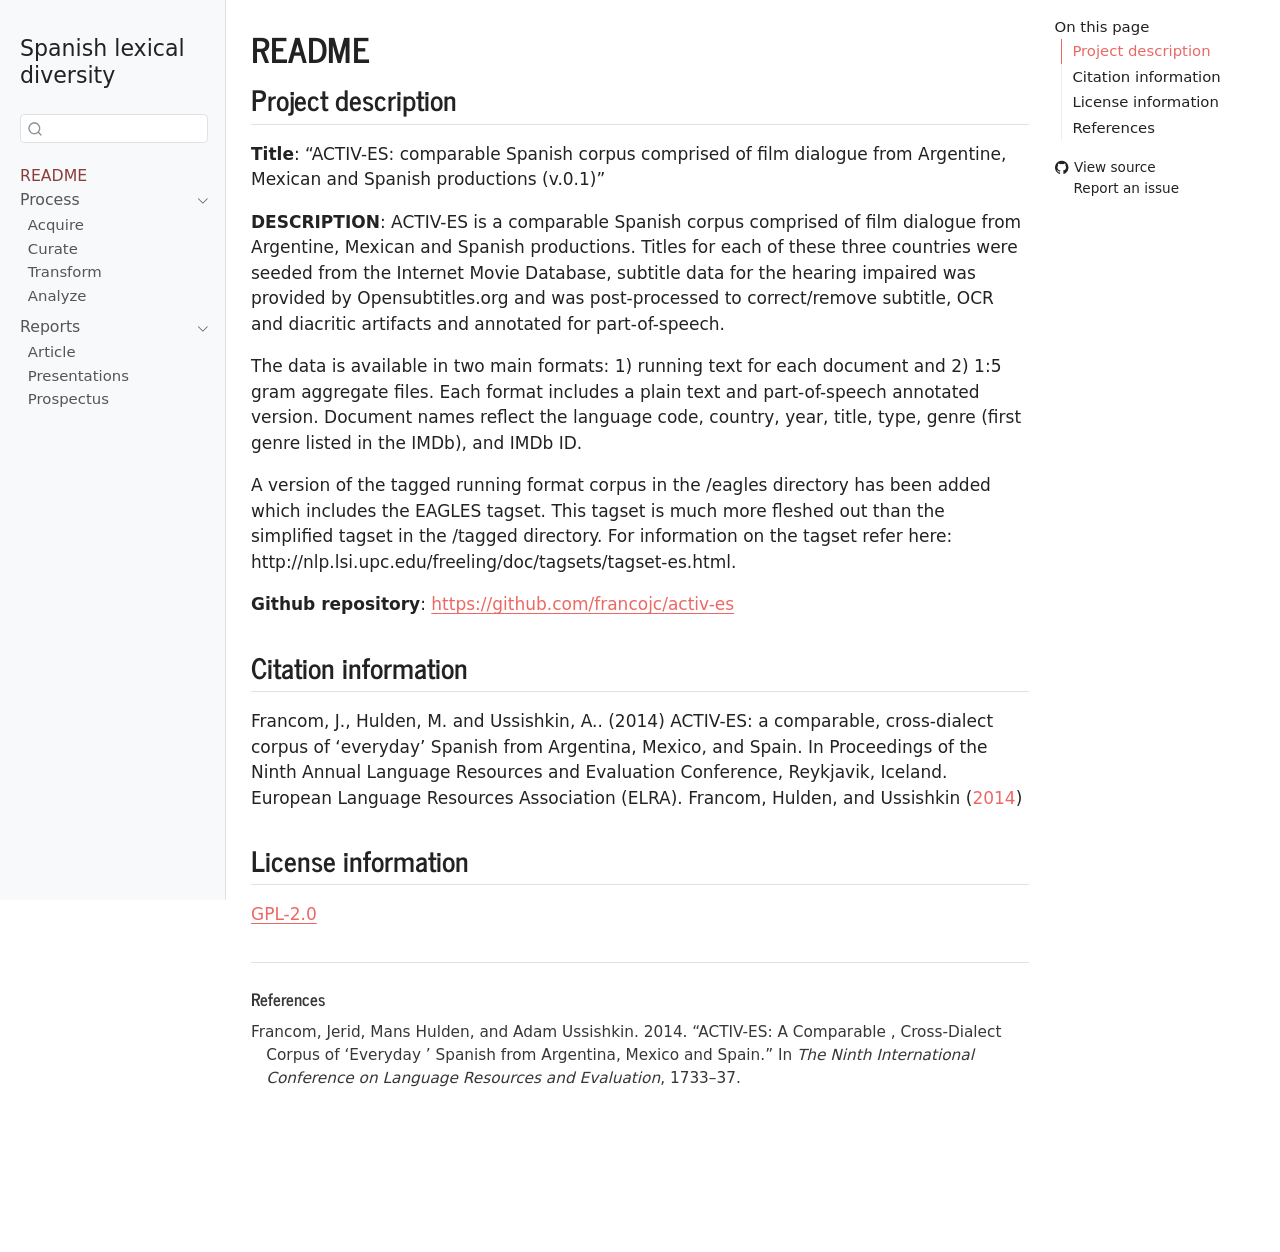
<file: index.html>
<!DOCTYPE html>
<html xmlns="http://www.w3.org/1999/xhtml" lang="en" xml:lang="en"><head>

<meta charset="utf-8">
<meta name="generator" content="quarto-1.4.551">

<meta name="viewport" content="width=device-width, initial-scale=1.0, user-scalable=yes">


<title>Spanish lexical diversity - README</title>
<style>
code{white-space: pre-wrap;}
span.smallcaps{font-variant: small-caps;}
div.columns{display: flex; gap: min(4vw, 1.5em);}
div.column{flex: auto; overflow-x: auto;}
div.hanging-indent{margin-left: 1.5em; text-indent: -1.5em;}
ul.task-list{list-style: none;}
ul.task-list li input[type="checkbox"] {
  width: 0.8em;
  margin: 0 0.8em 0.2em -1em; /* quarto-specific, see https://github.com/quarto-dev/quarto-cli/issues/4556 */ 
  vertical-align: middle;
}
/* CSS for citations */
div.csl-bib-body { }
div.csl-entry {
  clear: both;
  margin-bottom: 0em;
}
.hanging-indent div.csl-entry {
  margin-left:2em;
  text-indent:-2em;
}
div.csl-left-margin {
  min-width:2em;
  float:left;
}
div.csl-right-inline {
  margin-left:2em;
  padding-left:1em;
}
div.csl-indent {
  margin-left: 2em;
}</style>


<script src="site_libs/quarto-nav/quarto-nav.js"></script>
<script src="site_libs/quarto-nav/headroom.min.js"></script>
<script src="site_libs/clipboard/clipboard.min.js"></script>
<script src="site_libs/quarto-search/autocomplete.umd.js"></script>
<script src="site_libs/quarto-search/fuse.min.js"></script>
<script src="site_libs/quarto-search/quarto-search.js"></script>
<meta name="quarto:offset" content="./">
<script src="site_libs/quarto-html/quarto.js"></script>
<script src="site_libs/quarto-html/popper.min.js"></script>
<script src="site_libs/quarto-html/tippy.umd.min.js"></script>
<script src="site_libs/quarto-html/anchor.min.js"></script>
<link href="site_libs/quarto-html/tippy.css" rel="stylesheet">
<link href="site_libs/quarto-html/quarto-syntax-highlighting.css" rel="stylesheet" id="quarto-text-highlighting-styles">
<script src="site_libs/bootstrap/bootstrap.min.js"></script>
<link href="site_libs/bootstrap/bootstrap-icons.css" rel="stylesheet">
<link href="site_libs/bootstrap/bootstrap.min.css" rel="stylesheet" id="quarto-bootstrap" data-mode="light">
<script id="quarto-search-options" type="application/json">{
  "location": "sidebar",
  "copy-button": false,
  "collapse-after": 3,
  "panel-placement": "start",
  "type": "textbox",
  "limit": 50,
  "keyboard-shortcut": [
    "f",
    "/",
    "s"
  ],
  "show-item-context": false,
  "language": {
    "search-no-results-text": "No results",
    "search-matching-documents-text": "matching documents",
    "search-copy-link-title": "Copy link to search",
    "search-hide-matches-text": "Hide additional matches",
    "search-more-match-text": "more match in this document",
    "search-more-matches-text": "more matches in this document",
    "search-clear-button-title": "Clear",
    "search-text-placeholder": "",
    "search-detached-cancel-button-title": "Cancel",
    "search-submit-button-title": "Submit",
    "search-label": "Search"
  }
}</script>


</head>

<body class="nav-sidebar docked">

<div id="quarto-search-results"></div>
  <header id="quarto-header" class="headroom fixed-top">
  <nav class="quarto-secondary-nav">
    <div class="container-fluid d-flex">
      <button type="button" class="quarto-btn-toggle btn" data-bs-toggle="collapse" data-bs-target=".quarto-sidebar-collapse-item" aria-controls="quarto-sidebar" aria-expanded="false" aria-label="Toggle sidebar navigation" onclick="if (window.quartoToggleHeadroom) { window.quartoToggleHeadroom(); }">
        <i class="bi bi-layout-text-sidebar-reverse"></i>
      </button>
        <nav class="quarto-page-breadcrumbs" aria-label="breadcrumb"><ol class="breadcrumb"><li class="breadcrumb-item"><a href="./index.html">README</a></li></ol></nav>
        <a class="flex-grow-1" role="button" data-bs-toggle="collapse" data-bs-target=".quarto-sidebar-collapse-item" aria-controls="quarto-sidebar" aria-expanded="false" aria-label="Toggle sidebar navigation" onclick="if (window.quartoToggleHeadroom) { window.quartoToggleHeadroom(); }">      
        </a>
      <button type="button" class="btn quarto-search-button" aria-label="" onclick="window.quartoOpenSearch();">
        <i class="bi bi-search"></i>
      </button>
    </div>
  </nav>
</header>
<!-- content -->
<div id="quarto-content" class="quarto-container page-columns page-rows-contents page-layout-article">
<!-- sidebar -->
  <nav id="quarto-sidebar" class="sidebar collapse collapse-horizontal quarto-sidebar-collapse-item sidebar-navigation docked overflow-auto">
    <div class="pt-lg-2 mt-2 text-left sidebar-header">
    <div class="sidebar-title mb-0 py-0">
      <a href="./">Spanish lexical diversity</a> 
    </div>
      </div>
        <div class="mt-2 flex-shrink-0 align-items-center">
        <div class="sidebar-search">
        <div id="quarto-search" class="" title="Search"></div>
        </div>
        </div>
    <div class="sidebar-menu-container"> 
    <ul class="list-unstyled mt-1">
        <li class="sidebar-item">
  <div class="sidebar-item-container"> 
  <a href="./index.html" class="sidebar-item-text sidebar-link active">
 <span class="menu-text">README</span></a>
  </div>
</li>
        <li class="sidebar-item sidebar-item-section">
      <div class="sidebar-item-container"> 
            <a class="sidebar-item-text sidebar-link text-start" data-bs-toggle="collapse" data-bs-target="#quarto-sidebar-section-1" aria-expanded="true">
 <span class="menu-text">Process</span></a>
          <a class="sidebar-item-toggle text-start" data-bs-toggle="collapse" data-bs-target="#quarto-sidebar-section-1" aria-expanded="true" aria-label="Toggle section">
            <i class="bi bi-chevron-right ms-2"></i>
          </a> 
      </div>
      <ul id="quarto-sidebar-section-1" class="collapse list-unstyled sidebar-section depth1 show">  
          <li class="sidebar-item">
  <div class="sidebar-item-container"> 
  <a href="./process/1_acquire.html" class="sidebar-item-text sidebar-link">
 <span class="menu-text">Acquire</span></a>
  </div>
</li>
          <li class="sidebar-item">
  <div class="sidebar-item-container"> 
  <a href="./process/2_curate.html" class="sidebar-item-text sidebar-link">
 <span class="menu-text">Curate</span></a>
  </div>
</li>
          <li class="sidebar-item">
  <div class="sidebar-item-container"> 
  <a href="./process/3_transform.html" class="sidebar-item-text sidebar-link">
 <span class="menu-text">Transform</span></a>
  </div>
</li>
          <li class="sidebar-item">
  <div class="sidebar-item-container"> 
  <a href="./process/4_analyze.html" class="sidebar-item-text sidebar-link">
 <span class="menu-text">Analyze</span></a>
  </div>
</li>
      </ul>
  </li>
        <li class="sidebar-item sidebar-item-section">
      <div class="sidebar-item-container"> 
            <a class="sidebar-item-text sidebar-link text-start" data-bs-toggle="collapse" data-bs-target="#quarto-sidebar-section-2" aria-expanded="true">
 <span class="menu-text">Reports</span></a>
          <a class="sidebar-item-toggle text-start" data-bs-toggle="collapse" data-bs-target="#quarto-sidebar-section-2" aria-expanded="true" aria-label="Toggle section">
            <i class="bi bi-chevron-right ms-2"></i>
          </a> 
      </div>
      <ul id="quarto-sidebar-section-2" class="collapse list-unstyled sidebar-section depth1 show">  
          <li class="sidebar-item">
  <div class="sidebar-item-container"> 
  <a href="./reports/article.html" class="sidebar-item-text sidebar-link">
 <span class="menu-text">Article</span></a>
  </div>
</li>
          <li class="sidebar-item">
  <div class="sidebar-item-container"> 
  <a href="./reports/presentations.html" class="sidebar-item-text sidebar-link">
 <span class="menu-text">Presentations</span></a>
  </div>
</li>
          <li class="sidebar-item">
  <div class="sidebar-item-container"> 
  <a href="./reports/prospectus.html" class="sidebar-item-text sidebar-link">
 <span class="menu-text">Prospectus</span></a>
  </div>
</li>
      </ul>
  </li>
    </ul>
    </div>
</nav>
<div id="quarto-sidebar-glass" class="quarto-sidebar-collapse-item" data-bs-toggle="collapse" data-bs-target=".quarto-sidebar-collapse-item"></div>
<!-- margin-sidebar -->
    <div id="quarto-margin-sidebar" class="sidebar margin-sidebar">
        <nav id="TOC" role="doc-toc" class="toc-active">
    <h2 id="toc-title">On this page</h2>
   
  <ul>
  <li><a href="#project-description" id="toc-project-description" class="nav-link active" data-scroll-target="#project-description">Project description</a></li>
  <li><a href="#citation-information" id="toc-citation-information" class="nav-link" data-scroll-target="#citation-information">Citation information</a></li>
  <li><a href="#license-information" id="toc-license-information" class="nav-link" data-scroll-target="#license-information">License information</a></li>
  <li><a href="#references" id="toc-references" class="nav-link" data-scroll-target="#references">References</a></li>
  </ul>
<div class="toc-actions"><ul><li><a href="https://github.com/lin-380-s24/project_renv/blob/main/index.qmd" class="toc-action"><i class="bi bi-github"></i>View source</a></li><li><a href="https://github.com/lin-380-s24/project_renv/issues/new" class="toc-action"><i class="bi empty"></i>Report an issue</a></li></ul></div></nav>
    </div>
<!-- main -->
<main class="content" id="quarto-document-content">

<header id="title-block-header" class="quarto-title-block default">
<div class="quarto-title">
<h1 class="title">README</h1>
</div>



<div class="quarto-title-meta">

    
  
    
  </div>
  


</header>


<section id="project-description" class="level2">
<h2 class="anchored" data-anchor-id="project-description">Project description</h2>
<!--

How do the dialects of the different regions of the Spanish-speaking world differ in terms of the use of `aquí` and `acá`?

Are the specific uses of `aquí` and `acá` in the different regions of the Spanish-speaking world? Language context differences, cooccurrence with other words, etc.

-->
<p><strong>Title</strong>: “ACTIV-ES: comparable Spanish corpus comprised of film dialogue from Argentine, Mexican and Spanish productions (v.0.1)”</p>
<p><strong>DESCRIPTION</strong>: ACTIV-ES is a comparable Spanish corpus comprised of film dialogue from Argentine, Mexican and Spanish productions. Titles for each of these three countries were seeded from the Internet Movie Database, subtitle data for the hearing impaired was provided by Opensubtitles.org and was post-processed to correct/remove subtitle, OCR and diacritic artifacts and annotated for part-of-speech.</p>
<p>The data is available in two main formats: 1) running text for each document and 2) 1:5 gram aggregate files. Each format includes a plain text and part-of-speech annotated version. Document names reflect the language code, country, year, title, type, genre (first genre listed in the IMDb), and IMDb ID.</p>
<p>A version of the tagged running format corpus in the /eagles directory has been added which includes the EAGLES tagset. This tagset is much more fleshed out than the simplified tagset in the /tagged directory. For information on the tagset refer here: http://nlp.lsi.upc.edu/freeling/doc/tagsets/tagset-es.html.</p>
<p><strong>Github repository</strong>: <a href="https://github.com/francojc/activ-es" class="uri">https://github.com/francojc/activ-es</a></p>
</section>
<section id="citation-information" class="level2">
<h2 class="anchored" data-anchor-id="citation-information">Citation information</h2>
<p>Francom, J., Hulden, M. and Ussishkin, A.. (2014) ACTIV-ES: a comparable, cross-dialect corpus of ‘everyday’ Spanish from Argentina, Mexico, and Spain. In Proceedings of the Ninth Annual Language Resources and Evaluation Conference, Reykjavik, Iceland. European Language Resources Association (ELRA). <span class="citation" data-cites="Francom2014">Francom, Hulden, and Ussishkin (<a href="#ref-Francom2014" role="doc-biblioref">2014</a>)</span></p>
</section>
<section id="license-information" class="level2">
<h2 class="anchored" data-anchor-id="license-information">License information</h2>
<p><a href="https://github.com/francojc/activ-es/blob/master/LICENSE">GPL-2.0</a></p>
</section>
<section id="references" class="level2">




</section>

<div id="quarto-appendix" class="default"><section class="quarto-appendix-contents" role="doc-bibliography" id="quarto-bibliography"><h2 class="anchored quarto-appendix-heading">References</h2><div id="refs" class="references csl-bib-body hanging-indent" data-entry-spacing="0" role="list">
<div id="ref-Francom2014" class="csl-entry" role="listitem">
Francom, Jerid, Mans Hulden, and Adam Ussishkin. 2014. <span>“ACTIV-ES: A Comparable , Cross-Dialect Corpus of <span>‘Everyday ’</span> Spanish from Argentina, Mexico and Spain.”</span> In <em>The Ninth International Conference on Language Resources and Evaluation</em>, 1733–37.
</div>
</div></section></div></main> <!-- /main -->
<script id="quarto-html-after-body" type="application/javascript">
window.document.addEventListener("DOMContentLoaded", function (event) {
  const toggleBodyColorMode = (bsSheetEl) => {
    const mode = bsSheetEl.getAttribute("data-mode");
    const bodyEl = window.document.querySelector("body");
    if (mode === "dark") {
      bodyEl.classList.add("quarto-dark");
      bodyEl.classList.remove("quarto-light");
    } else {
      bodyEl.classList.add("quarto-light");
      bodyEl.classList.remove("quarto-dark");
    }
  }
  const toggleBodyColorPrimary = () => {
    const bsSheetEl = window.document.querySelector("link#quarto-bootstrap");
    if (bsSheetEl) {
      toggleBodyColorMode(bsSheetEl);
    }
  }
  toggleBodyColorPrimary();  
  const icon = "";
  const anchorJS = new window.AnchorJS();
  anchorJS.options = {
    placement: 'right',
    icon: icon
  };
  anchorJS.add('.anchored');
  const isCodeAnnotation = (el) => {
    for (const clz of el.classList) {
      if (clz.startsWith('code-annotation-')) {                     
        return true;
      }
    }
    return false;
  }
  const clipboard = new window.ClipboardJS('.code-copy-button', {
    text: function(trigger) {
      const codeEl = trigger.previousElementSibling.cloneNode(true);
      for (const childEl of codeEl.children) {
        if (isCodeAnnotation(childEl)) {
          childEl.remove();
        }
      }
      return codeEl.innerText;
    }
  });
  clipboard.on('success', function(e) {
    // button target
    const button = e.trigger;
    // don't keep focus
    button.blur();
    // flash "checked"
    button.classList.add('code-copy-button-checked');
    var currentTitle = button.getAttribute("title");
    button.setAttribute("title", "Copied!");
    let tooltip;
    if (window.bootstrap) {
      button.setAttribute("data-bs-toggle", "tooltip");
      button.setAttribute("data-bs-placement", "left");
      button.setAttribute("data-bs-title", "Copied!");
      tooltip = new bootstrap.Tooltip(button, 
        { trigger: "manual", 
          customClass: "code-copy-button-tooltip",
          offset: [0, -8]});
      tooltip.show();    
    }
    setTimeout(function() {
      if (tooltip) {
        tooltip.hide();
        button.removeAttribute("data-bs-title");
        button.removeAttribute("data-bs-toggle");
        button.removeAttribute("data-bs-placement");
      }
      button.setAttribute("title", currentTitle);
      button.classList.remove('code-copy-button-checked');
    }, 1000);
    // clear code selection
    e.clearSelection();
  });
    var localhostRegex = new RegExp(/^(?:http|https):\/\/localhost\:?[0-9]*\//);
    var mailtoRegex = new RegExp(/^mailto:/);
      var filterRegex = new RegExp("https:\/\/lin-380-s24\.github\.io\/project_renv");
    var isInternal = (href) => {
        return filterRegex.test(href) || localhostRegex.test(href) || mailtoRegex.test(href);
    }
    // Inspect non-navigation links and adorn them if external
 	var links = window.document.querySelectorAll('a[href]:not(.nav-link):not(.navbar-brand):not(.toc-action):not(.sidebar-link):not(.sidebar-item-toggle):not(.pagination-link):not(.no-external):not([aria-hidden]):not(.dropdown-item):not(.quarto-navigation-tool)');
    for (var i=0; i<links.length; i++) {
      const link = links[i];
      if (!isInternal(link.href)) {
        // undo the damage that might have been done by quarto-nav.js in the case of
        // links that we want to consider external
        if (link.dataset.originalHref !== undefined) {
          link.href = link.dataset.originalHref;
        }
      }
    }
  function tippyHover(el, contentFn, onTriggerFn, onUntriggerFn) {
    const config = {
      allowHTML: true,
      maxWidth: 500,
      delay: 100,
      arrow: false,
      appendTo: function(el) {
          return el.parentElement;
      },
      interactive: true,
      interactiveBorder: 10,
      theme: 'quarto',
      placement: 'bottom-start',
    };
    if (contentFn) {
      config.content = contentFn;
    }
    if (onTriggerFn) {
      config.onTrigger = onTriggerFn;
    }
    if (onUntriggerFn) {
      config.onUntrigger = onUntriggerFn;
    }
    window.tippy(el, config); 
  }
  const noterefs = window.document.querySelectorAll('a[role="doc-noteref"]');
  for (var i=0; i<noterefs.length; i++) {
    const ref = noterefs[i];
    tippyHover(ref, function() {
      // use id or data attribute instead here
      let href = ref.getAttribute('data-footnote-href') || ref.getAttribute('href');
      try { href = new URL(href).hash; } catch {}
      const id = href.replace(/^#\/?/, "");
      const note = window.document.getElementById(id);
      if (note) {
        return note.innerHTML;
      } else {
        return "";
      }
    });
  }
  const xrefs = window.document.querySelectorAll('a.quarto-xref');
  const processXRef = (id, note) => {
    // Strip column container classes
    const stripColumnClz = (el) => {
      el.classList.remove("page-full", "page-columns");
      if (el.children) {
        for (const child of el.children) {
          stripColumnClz(child);
        }
      }
    }
    stripColumnClz(note)
    if (id === null || id.startsWith('sec-')) {
      // Special case sections, only their first couple elements
      const container = document.createElement("div");
      if (note.children && note.children.length > 2) {
        container.appendChild(note.children[0].cloneNode(true));
        for (let i = 1; i < note.children.length; i++) {
          const child = note.children[i];
          if (child.tagName === "P" && child.innerText === "") {
            continue;
          } else {
            container.appendChild(child.cloneNode(true));
            break;
          }
        }
        if (window.Quarto?.typesetMath) {
          window.Quarto.typesetMath(container);
        }
        return container.innerHTML
      } else {
        if (window.Quarto?.typesetMath) {
          window.Quarto.typesetMath(note);
        }
        return note.innerHTML;
      }
    } else {
      // Remove any anchor links if they are present
      const anchorLink = note.querySelector('a.anchorjs-link');
      if (anchorLink) {
        anchorLink.remove();
      }
      if (window.Quarto?.typesetMath) {
        window.Quarto.typesetMath(note);
      }
      // TODO in 1.5, we should make sure this works without a callout special case
      if (note.classList.contains("callout")) {
        return note.outerHTML;
      } else {
        return note.innerHTML;
      }
    }
  }
  for (var i=0; i<xrefs.length; i++) {
    const xref = xrefs[i];
    tippyHover(xref, undefined, function(instance) {
      instance.disable();
      let url = xref.getAttribute('href');
      let hash = undefined; 
      if (url.startsWith('#')) {
        hash = url;
      } else {
        try { hash = new URL(url).hash; } catch {}
      }
      if (hash) {
        const id = hash.replace(/^#\/?/, "");
        const note = window.document.getElementById(id);
        if (note !== null) {
          try {
            const html = processXRef(id, note.cloneNode(true));
            instance.setContent(html);
          } finally {
            instance.enable();
            instance.show();
          }
        } else {
          // See if we can fetch this
          fetch(url.split('#')[0])
          .then(res => res.text())
          .then(html => {
            const parser = new DOMParser();
            const htmlDoc = parser.parseFromString(html, "text/html");
            const note = htmlDoc.getElementById(id);
            if (note !== null) {
              const html = processXRef(id, note);
              instance.setContent(html);
            } 
          }).finally(() => {
            instance.enable();
            instance.show();
          });
        }
      } else {
        // See if we can fetch a full url (with no hash to target)
        // This is a special case and we should probably do some content thinning / targeting
        fetch(url)
        .then(res => res.text())
        .then(html => {
          const parser = new DOMParser();
          const htmlDoc = parser.parseFromString(html, "text/html");
          const note = htmlDoc.querySelector('main.content');
          if (note !== null) {
            // This should only happen for chapter cross references
            // (since there is no id in the URL)
            // remove the first header
            if (note.children.length > 0 && note.children[0].tagName === "HEADER") {
              note.children[0].remove();
            }
            const html = processXRef(null, note);
            instance.setContent(html);
          } 
        }).finally(() => {
          instance.enable();
          instance.show();
        });
      }
    }, function(instance) {
    });
  }
      let selectedAnnoteEl;
      const selectorForAnnotation = ( cell, annotation) => {
        let cellAttr = 'data-code-cell="' + cell + '"';
        let lineAttr = 'data-code-annotation="' +  annotation + '"';
        const selector = 'span[' + cellAttr + '][' + lineAttr + ']';
        return selector;
      }
      const selectCodeLines = (annoteEl) => {
        const doc = window.document;
        const targetCell = annoteEl.getAttribute("data-target-cell");
        const targetAnnotation = annoteEl.getAttribute("data-target-annotation");
        const annoteSpan = window.document.querySelector(selectorForAnnotation(targetCell, targetAnnotation));
        const lines = annoteSpan.getAttribute("data-code-lines").split(",");
        const lineIds = lines.map((line) => {
          return targetCell + "-" + line;
        })
        let top = null;
        let height = null;
        let parent = null;
        if (lineIds.length > 0) {
            //compute the position of the single el (top and bottom and make a div)
            const el = window.document.getElementById(lineIds[0]);
            top = el.offsetTop;
            height = el.offsetHeight;
            parent = el.parentElement.parentElement;
          if (lineIds.length > 1) {
            const lastEl = window.document.getElementById(lineIds[lineIds.length - 1]);
            const bottom = lastEl.offsetTop + lastEl.offsetHeight;
            height = bottom - top;
          }
          if (top !== null && height !== null && parent !== null) {
            // cook up a div (if necessary) and position it 
            let div = window.document.getElementById("code-annotation-line-highlight");
            if (div === null) {
              div = window.document.createElement("div");
              div.setAttribute("id", "code-annotation-line-highlight");
              div.style.position = 'absolute';
              parent.appendChild(div);
            }
            div.style.top = top - 2 + "px";
            div.style.height = height + 4 + "px";
            div.style.left = 0;
            let gutterDiv = window.document.getElementById("code-annotation-line-highlight-gutter");
            if (gutterDiv === null) {
              gutterDiv = window.document.createElement("div");
              gutterDiv.setAttribute("id", "code-annotation-line-highlight-gutter");
              gutterDiv.style.position = 'absolute';
              const codeCell = window.document.getElementById(targetCell);
              const gutter = codeCell.querySelector('.code-annotation-gutter');
              gutter.appendChild(gutterDiv);
            }
            gutterDiv.style.top = top - 2 + "px";
            gutterDiv.style.height = height + 4 + "px";
          }
          selectedAnnoteEl = annoteEl;
        }
      };
      const unselectCodeLines = () => {
        const elementsIds = ["code-annotation-line-highlight", "code-annotation-line-highlight-gutter"];
        elementsIds.forEach((elId) => {
          const div = window.document.getElementById(elId);
          if (div) {
            div.remove();
          }
        });
        selectedAnnoteEl = undefined;
      };
        // Handle positioning of the toggle
    window.addEventListener(
      "resize",
      throttle(() => {
        elRect = undefined;
        if (selectedAnnoteEl) {
          selectCodeLines(selectedAnnoteEl);
        }
      }, 10)
    );
    function throttle(fn, ms) {
    let throttle = false;
    let timer;
      return (...args) => {
        if(!throttle) { // first call gets through
            fn.apply(this, args);
            throttle = true;
        } else { // all the others get throttled
            if(timer) clearTimeout(timer); // cancel #2
            timer = setTimeout(() => {
              fn.apply(this, args);
              timer = throttle = false;
            }, ms);
        }
      };
    }
      // Attach click handler to the DT
      const annoteDls = window.document.querySelectorAll('dt[data-target-cell]');
      for (const annoteDlNode of annoteDls) {
        annoteDlNode.addEventListener('click', (event) => {
          const clickedEl = event.target;
          if (clickedEl !== selectedAnnoteEl) {
            unselectCodeLines();
            const activeEl = window.document.querySelector('dt[data-target-cell].code-annotation-active');
            if (activeEl) {
              activeEl.classList.remove('code-annotation-active');
            }
            selectCodeLines(clickedEl);
            clickedEl.classList.add('code-annotation-active');
          } else {
            // Unselect the line
            unselectCodeLines();
            clickedEl.classList.remove('code-annotation-active');
          }
        });
      }
  const findCites = (el) => {
    const parentEl = el.parentElement;
    if (parentEl) {
      const cites = parentEl.dataset.cites;
      if (cites) {
        return {
          el,
          cites: cites.split(' ')
        };
      } else {
        return findCites(el.parentElement)
      }
    } else {
      return undefined;
    }
  };
  var bibliorefs = window.document.querySelectorAll('a[role="doc-biblioref"]');
  for (var i=0; i<bibliorefs.length; i++) {
    const ref = bibliorefs[i];
    const citeInfo = findCites(ref);
    if (citeInfo) {
      tippyHover(citeInfo.el, function() {
        var popup = window.document.createElement('div');
        citeInfo.cites.forEach(function(cite) {
          var citeDiv = window.document.createElement('div');
          citeDiv.classList.add('hanging-indent');
          citeDiv.classList.add('csl-entry');
          var biblioDiv = window.document.getElementById('ref-' + cite);
          if (biblioDiv) {
            citeDiv.innerHTML = biblioDiv.innerHTML;
          }
          popup.appendChild(citeDiv);
        });
        return popup.innerHTML;
      });
    }
  }
});
</script>
</div> <!-- /content -->




<footer class="footer"><div class="nav-footer"><div class="nav-footer-center"><div class="toc-actions d-sm-block d-md-none"><ul><li><a href="https://github.com/lin-380-s24/project_renv/blob/main/index.qmd" class="toc-action"><i class="bi bi-github"></i>View source</a></li><li><a href="https://github.com/lin-380-s24/project_renv/issues/new" class="toc-action"><i class="bi empty"></i>Report an issue</a></li></ul></div></div></div></footer></body></html>
</file>
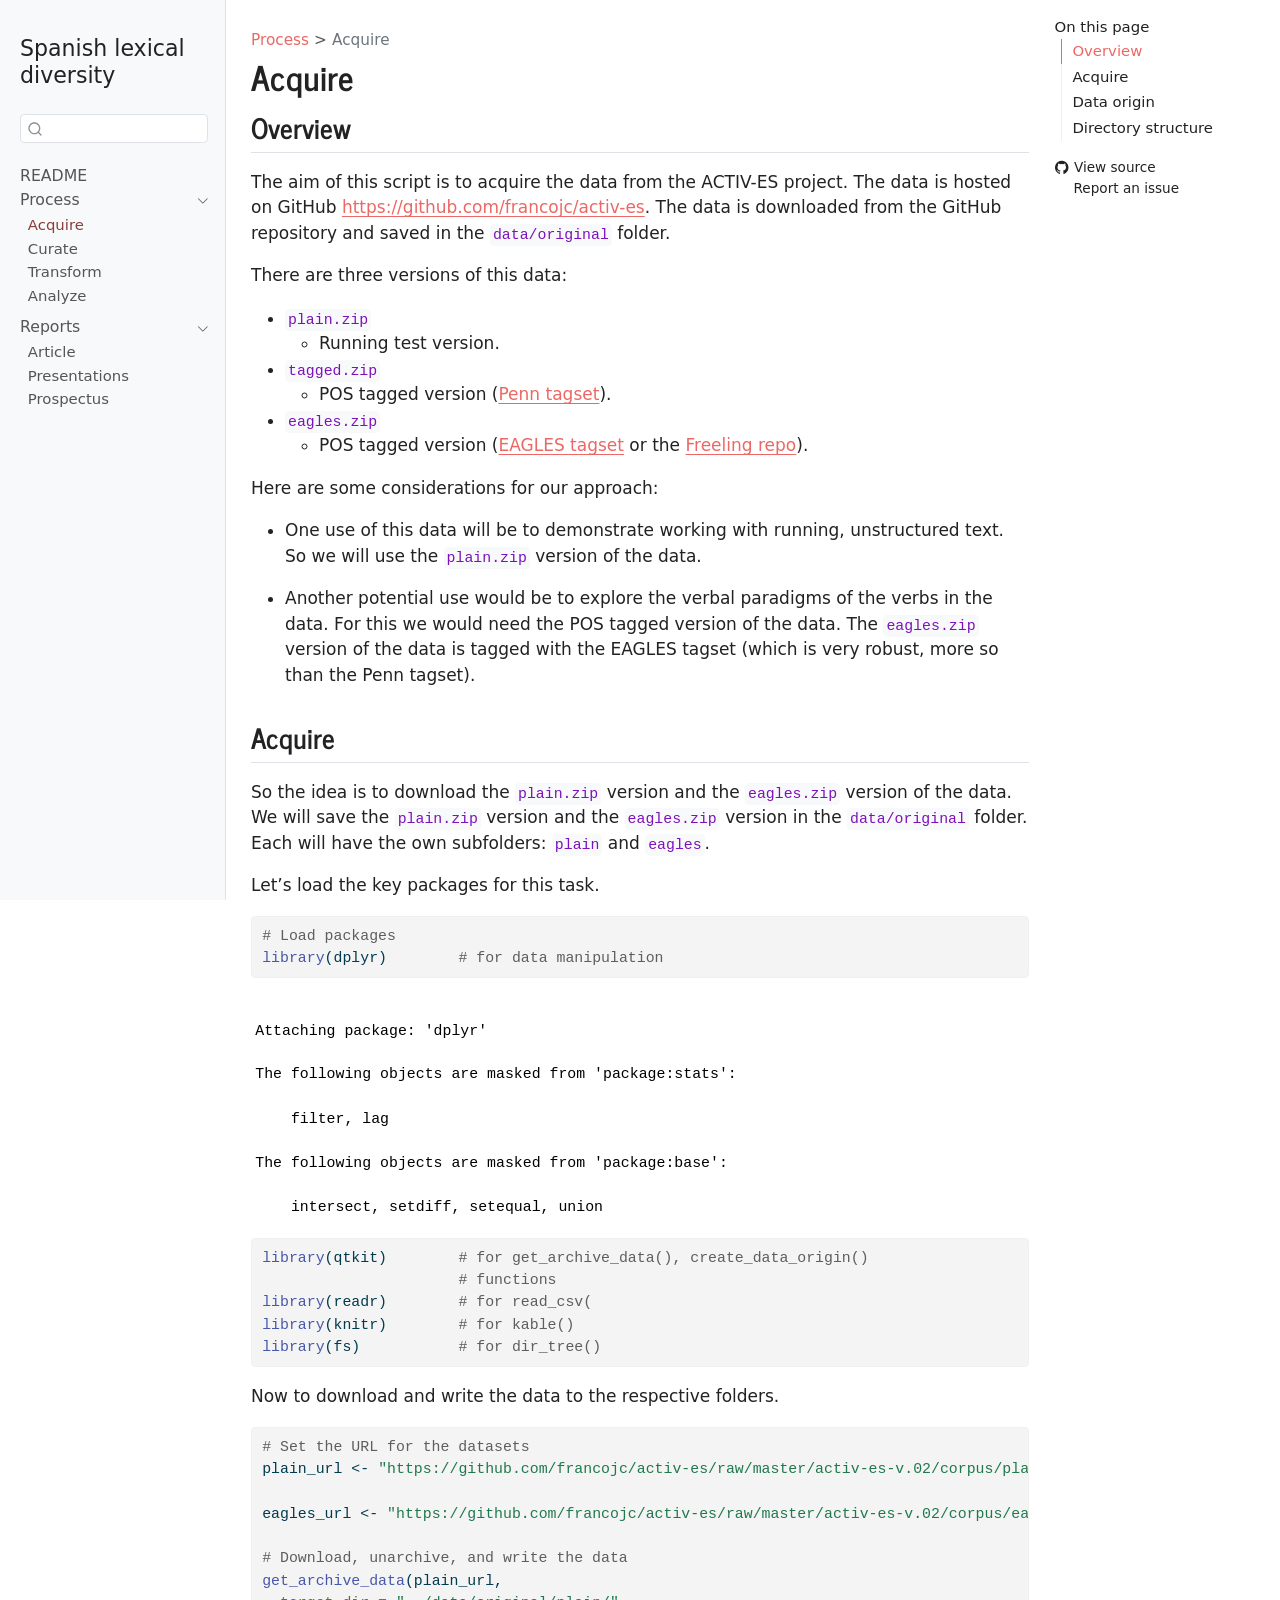
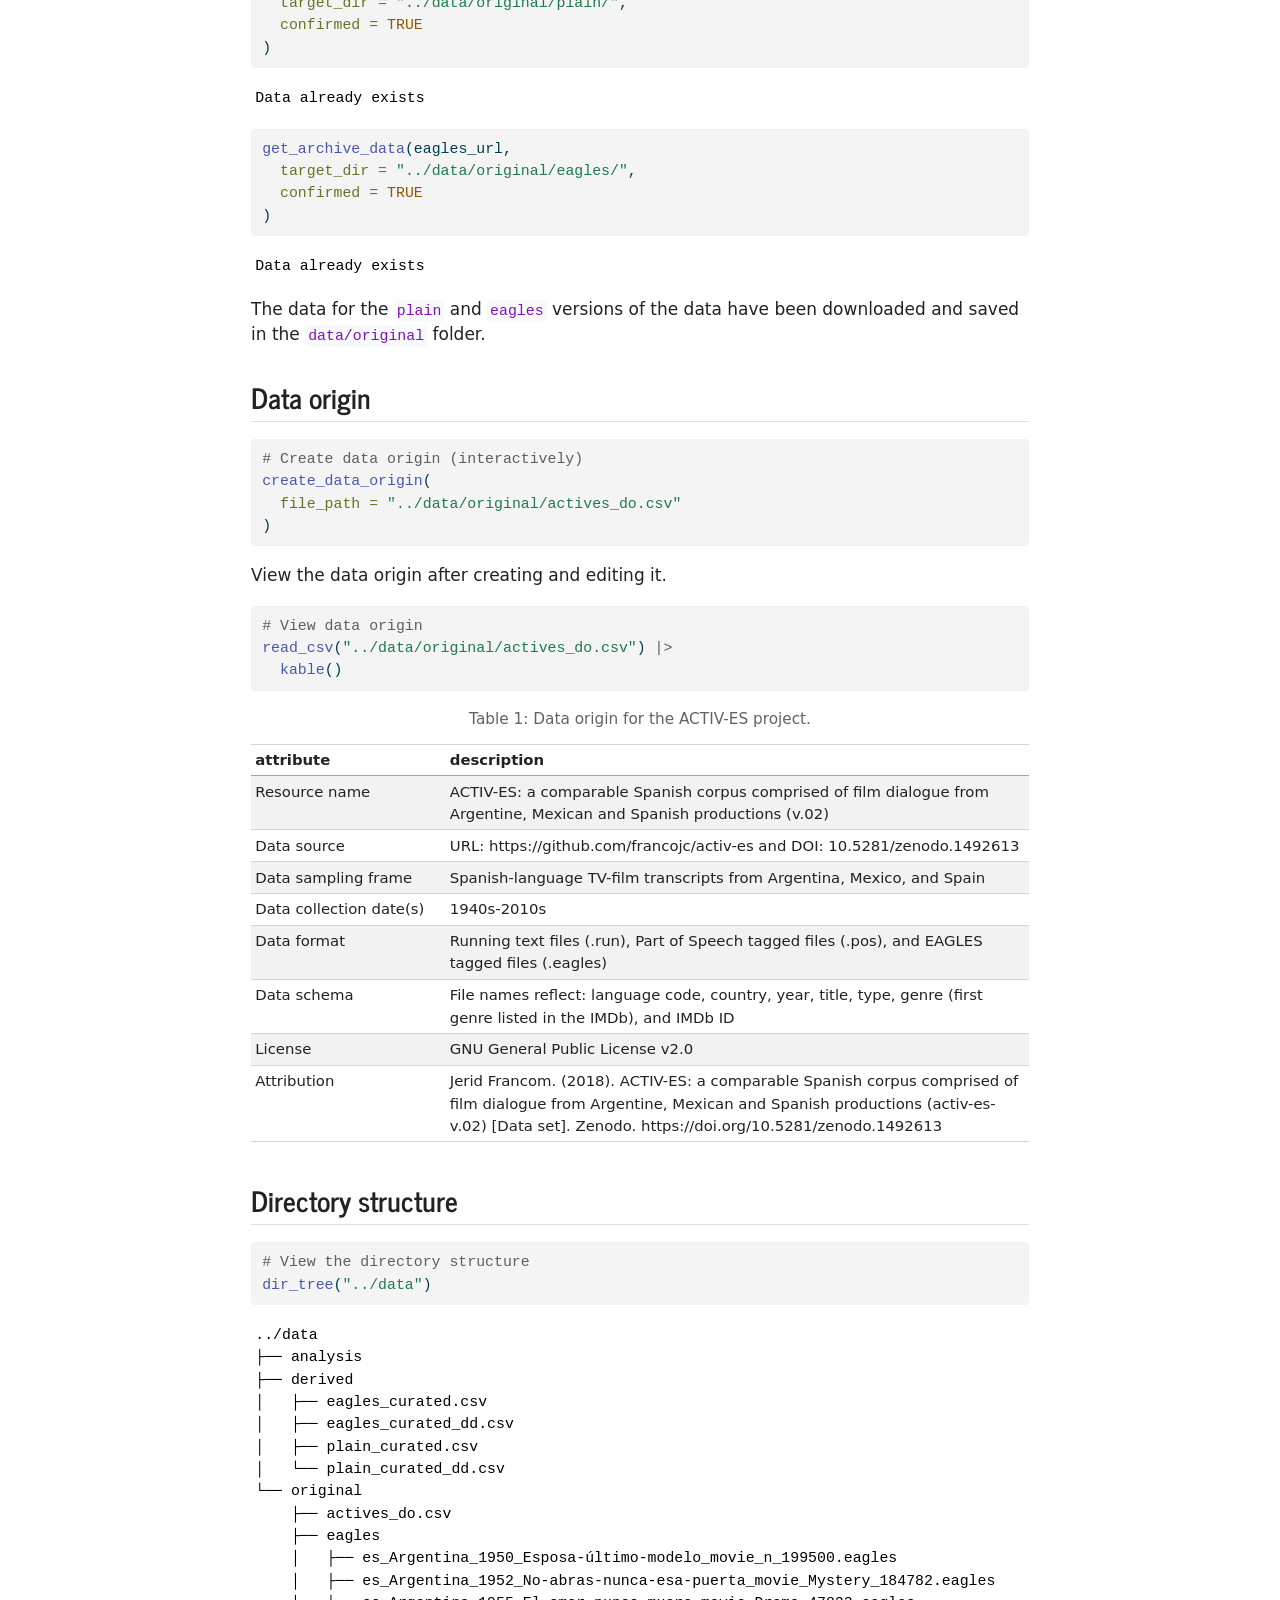
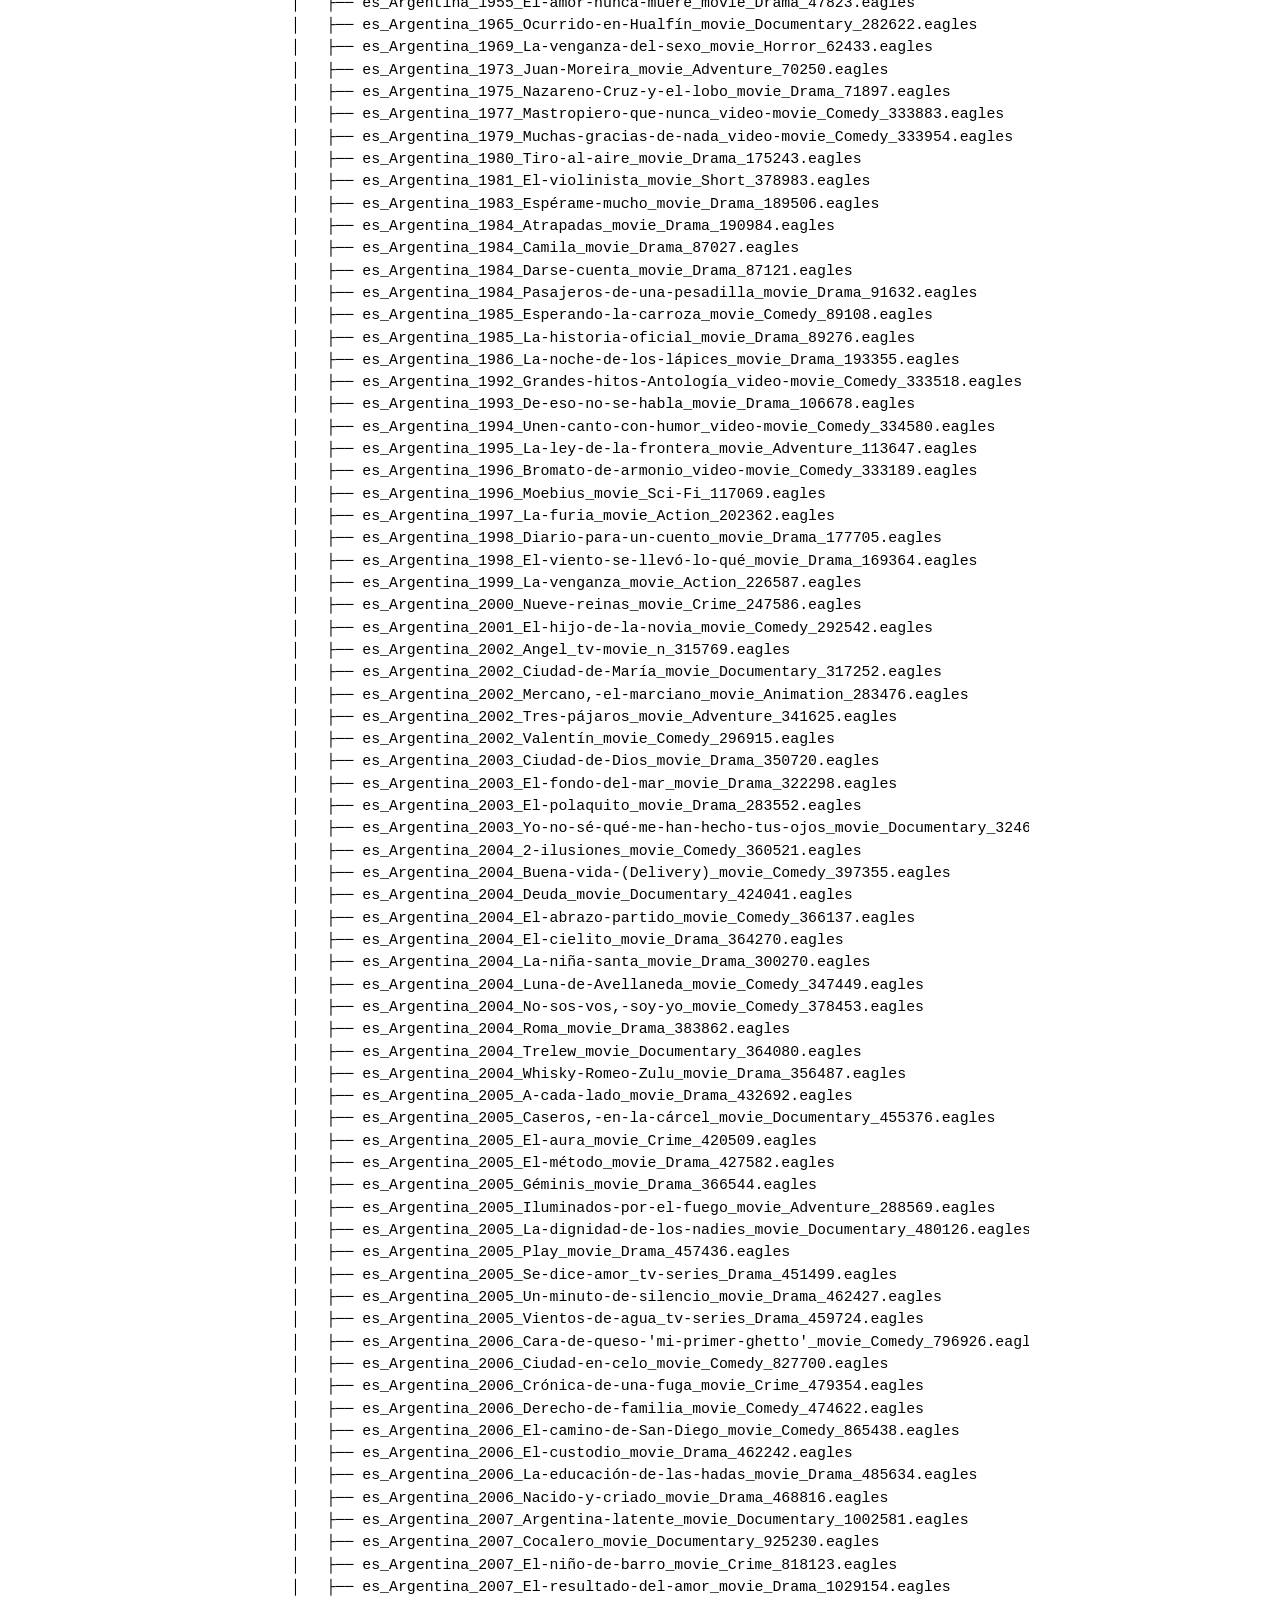
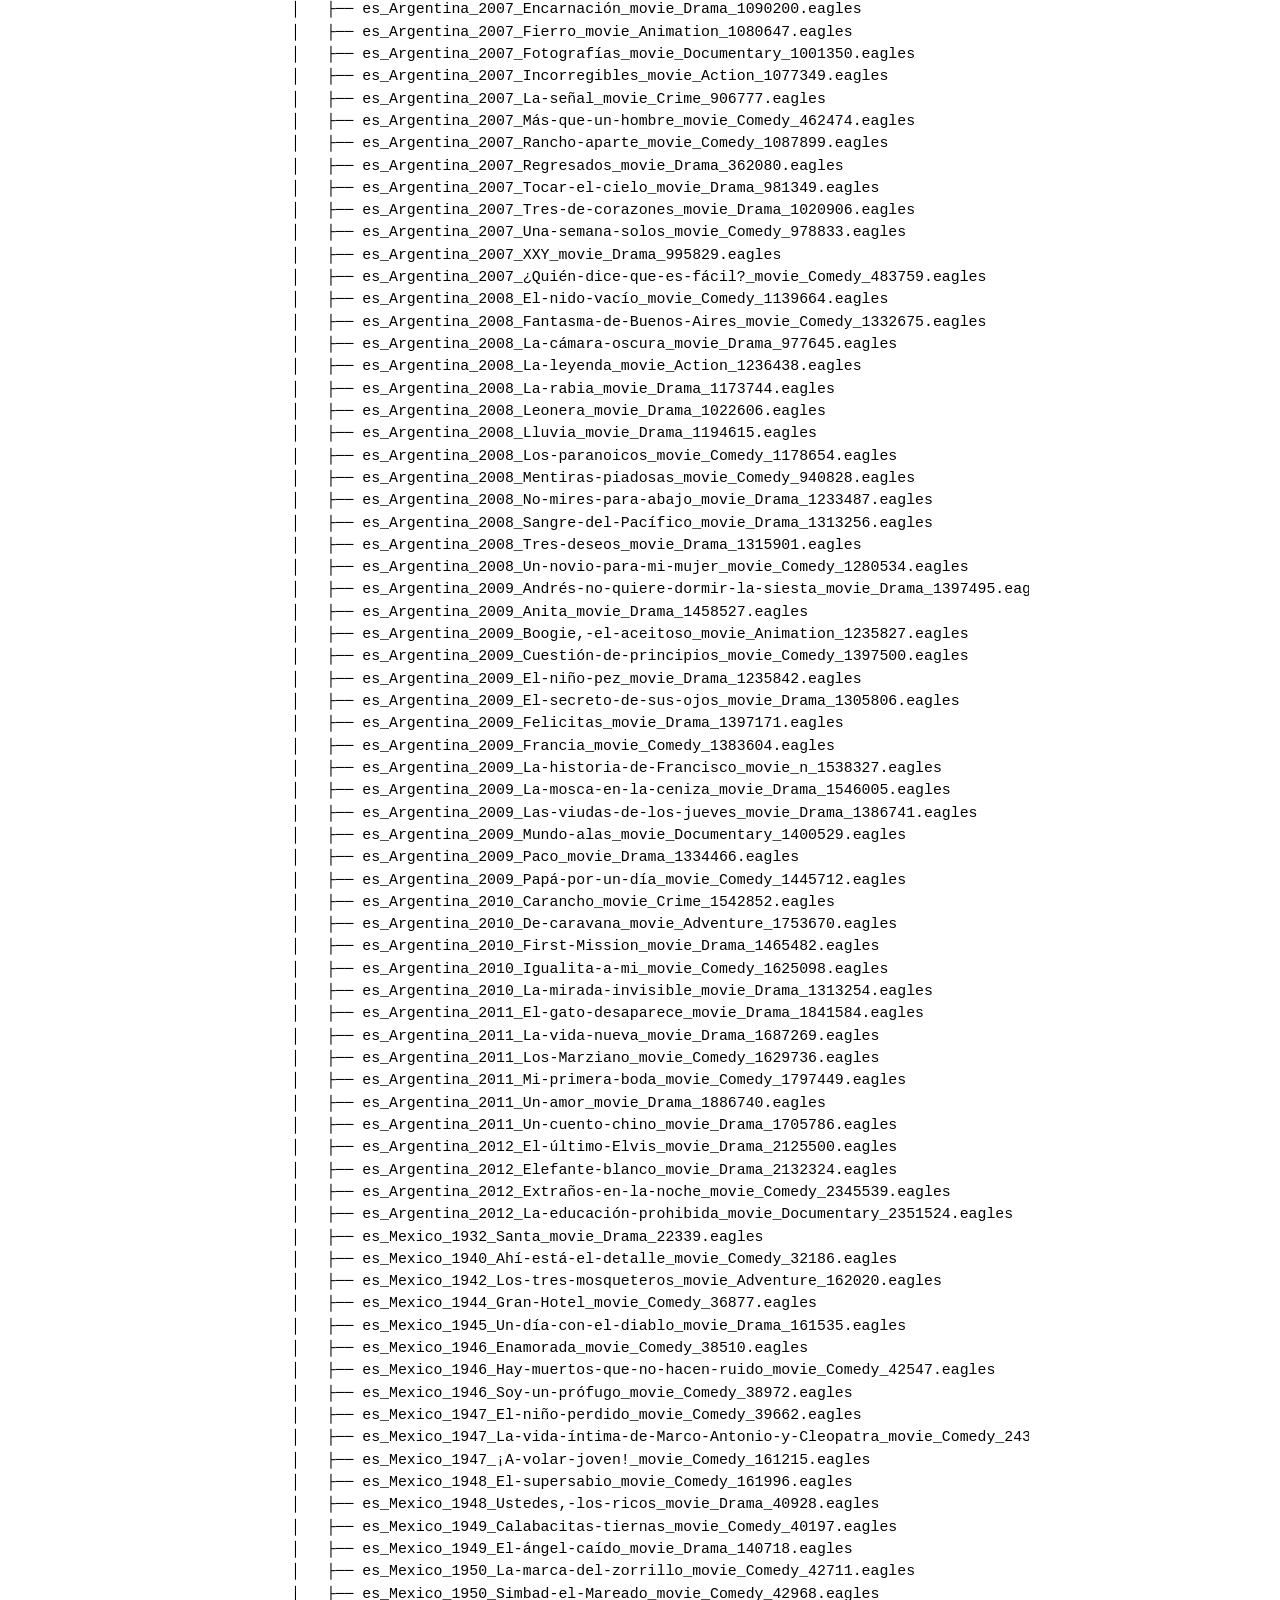
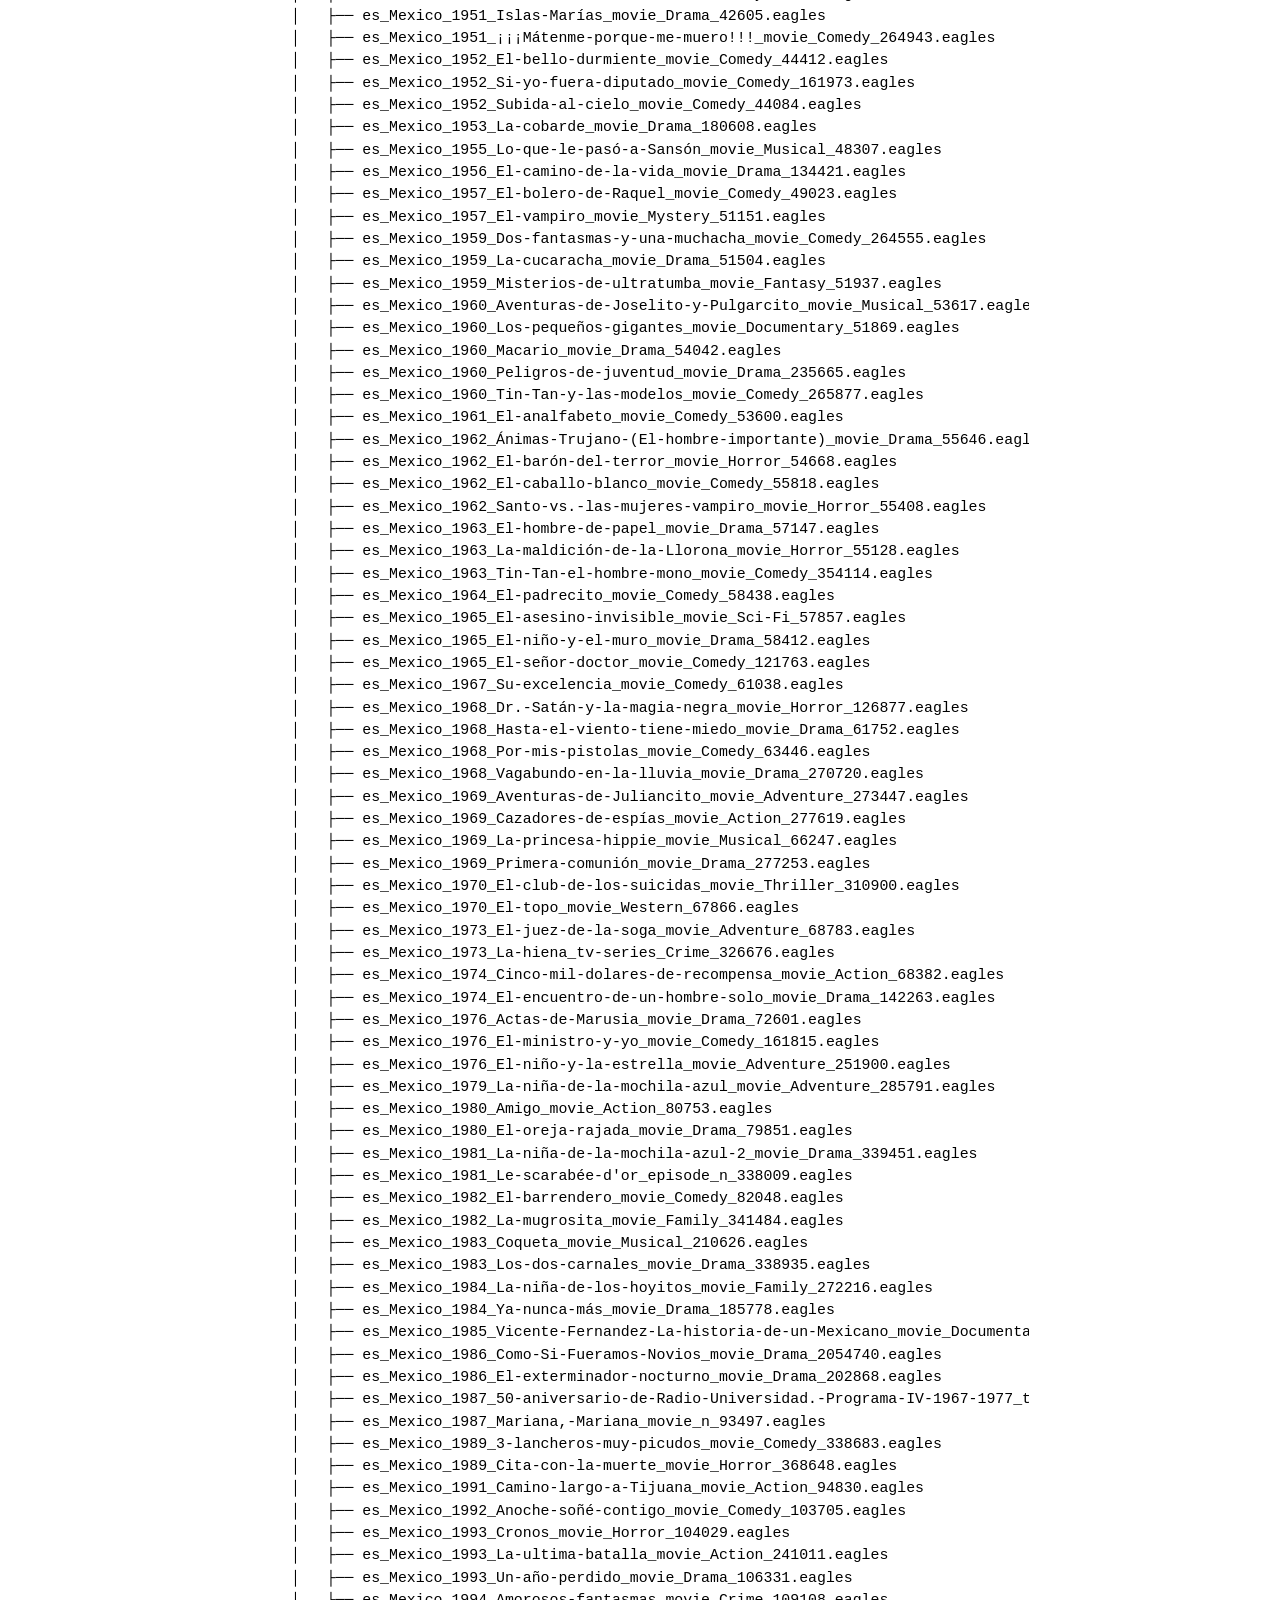
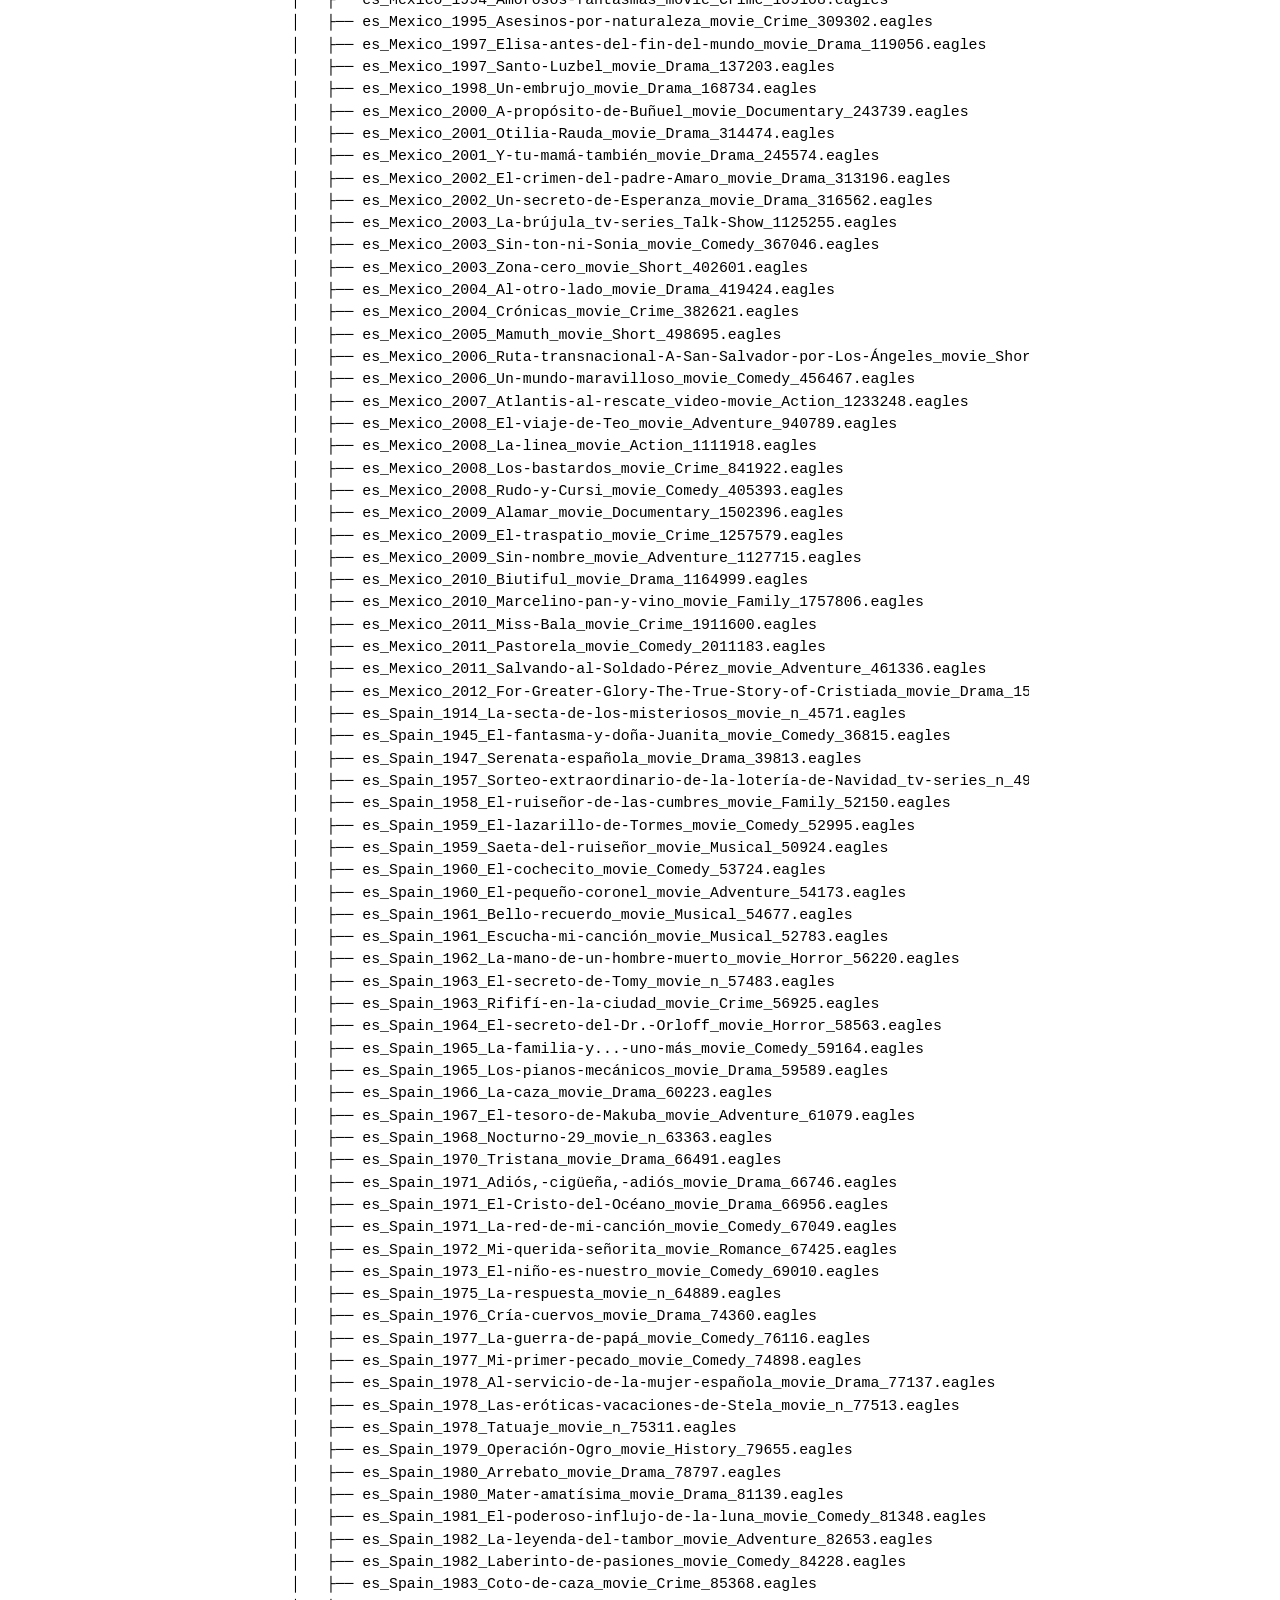
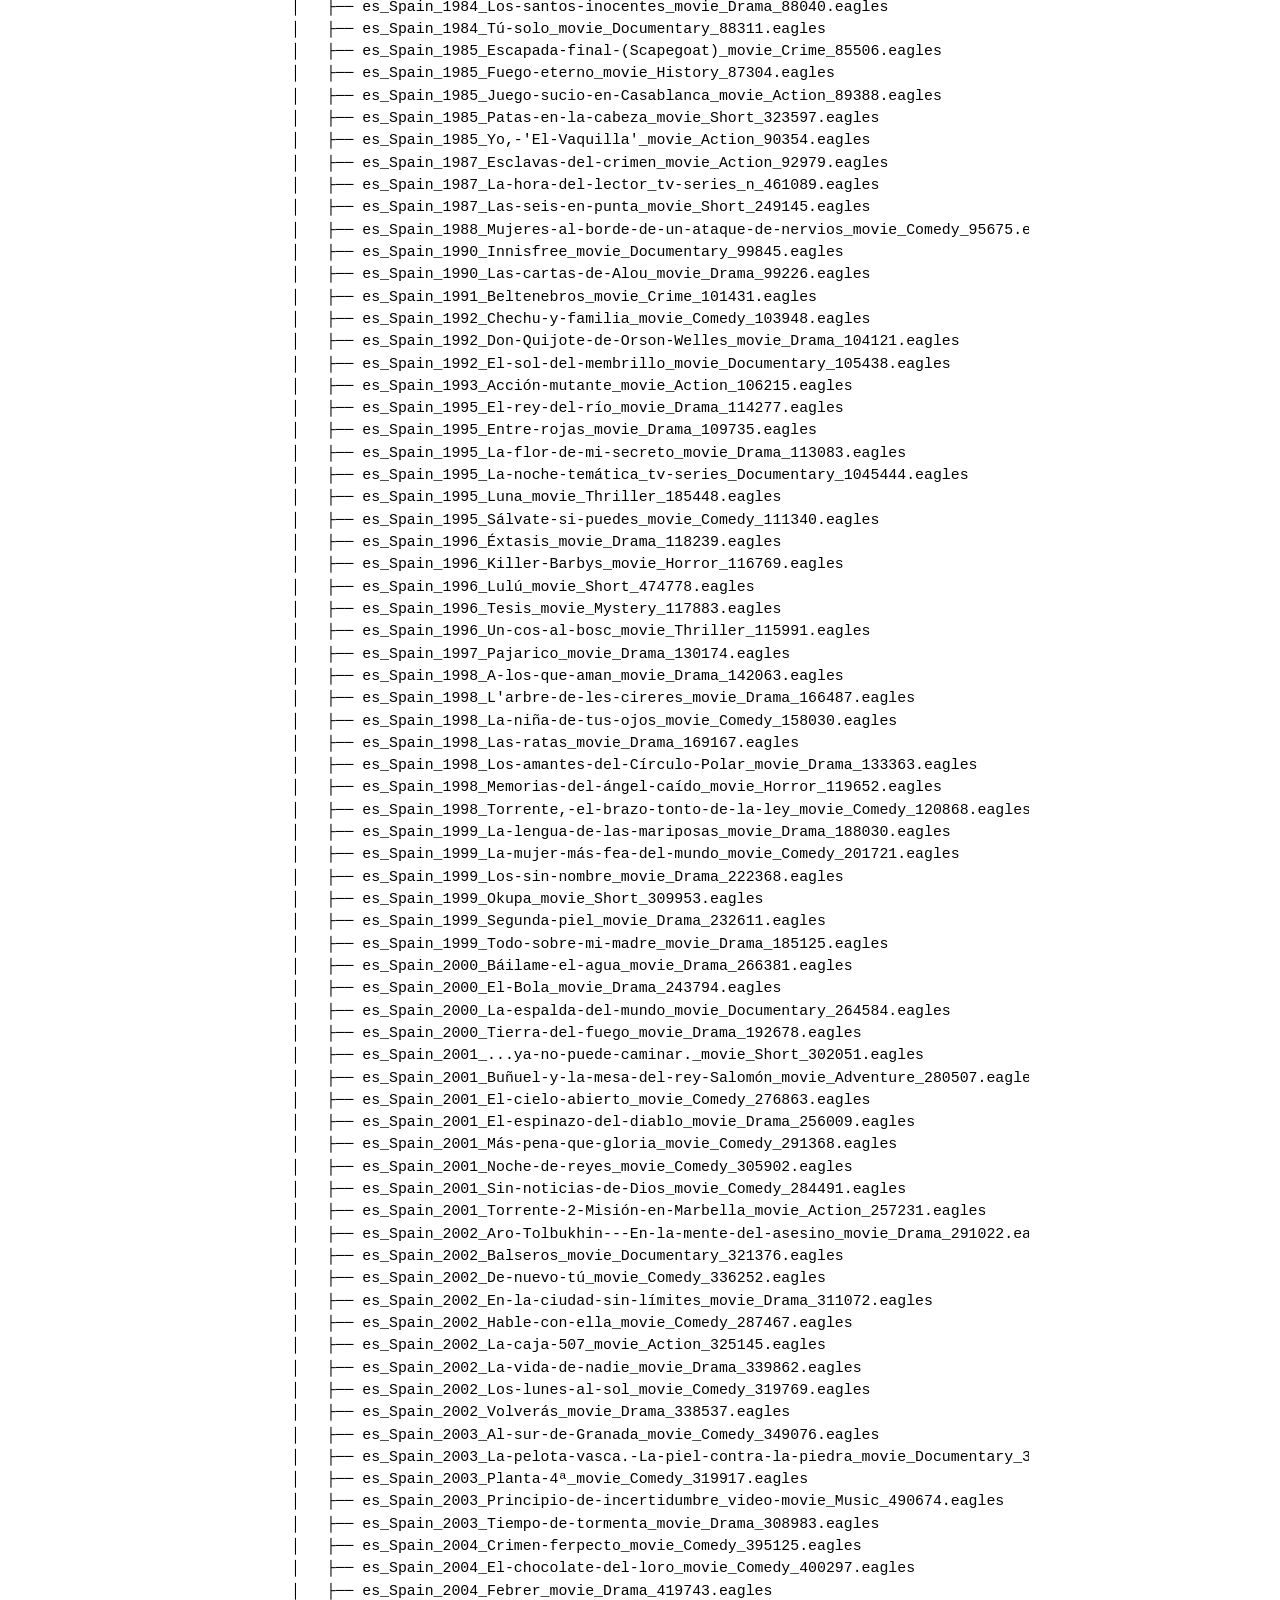
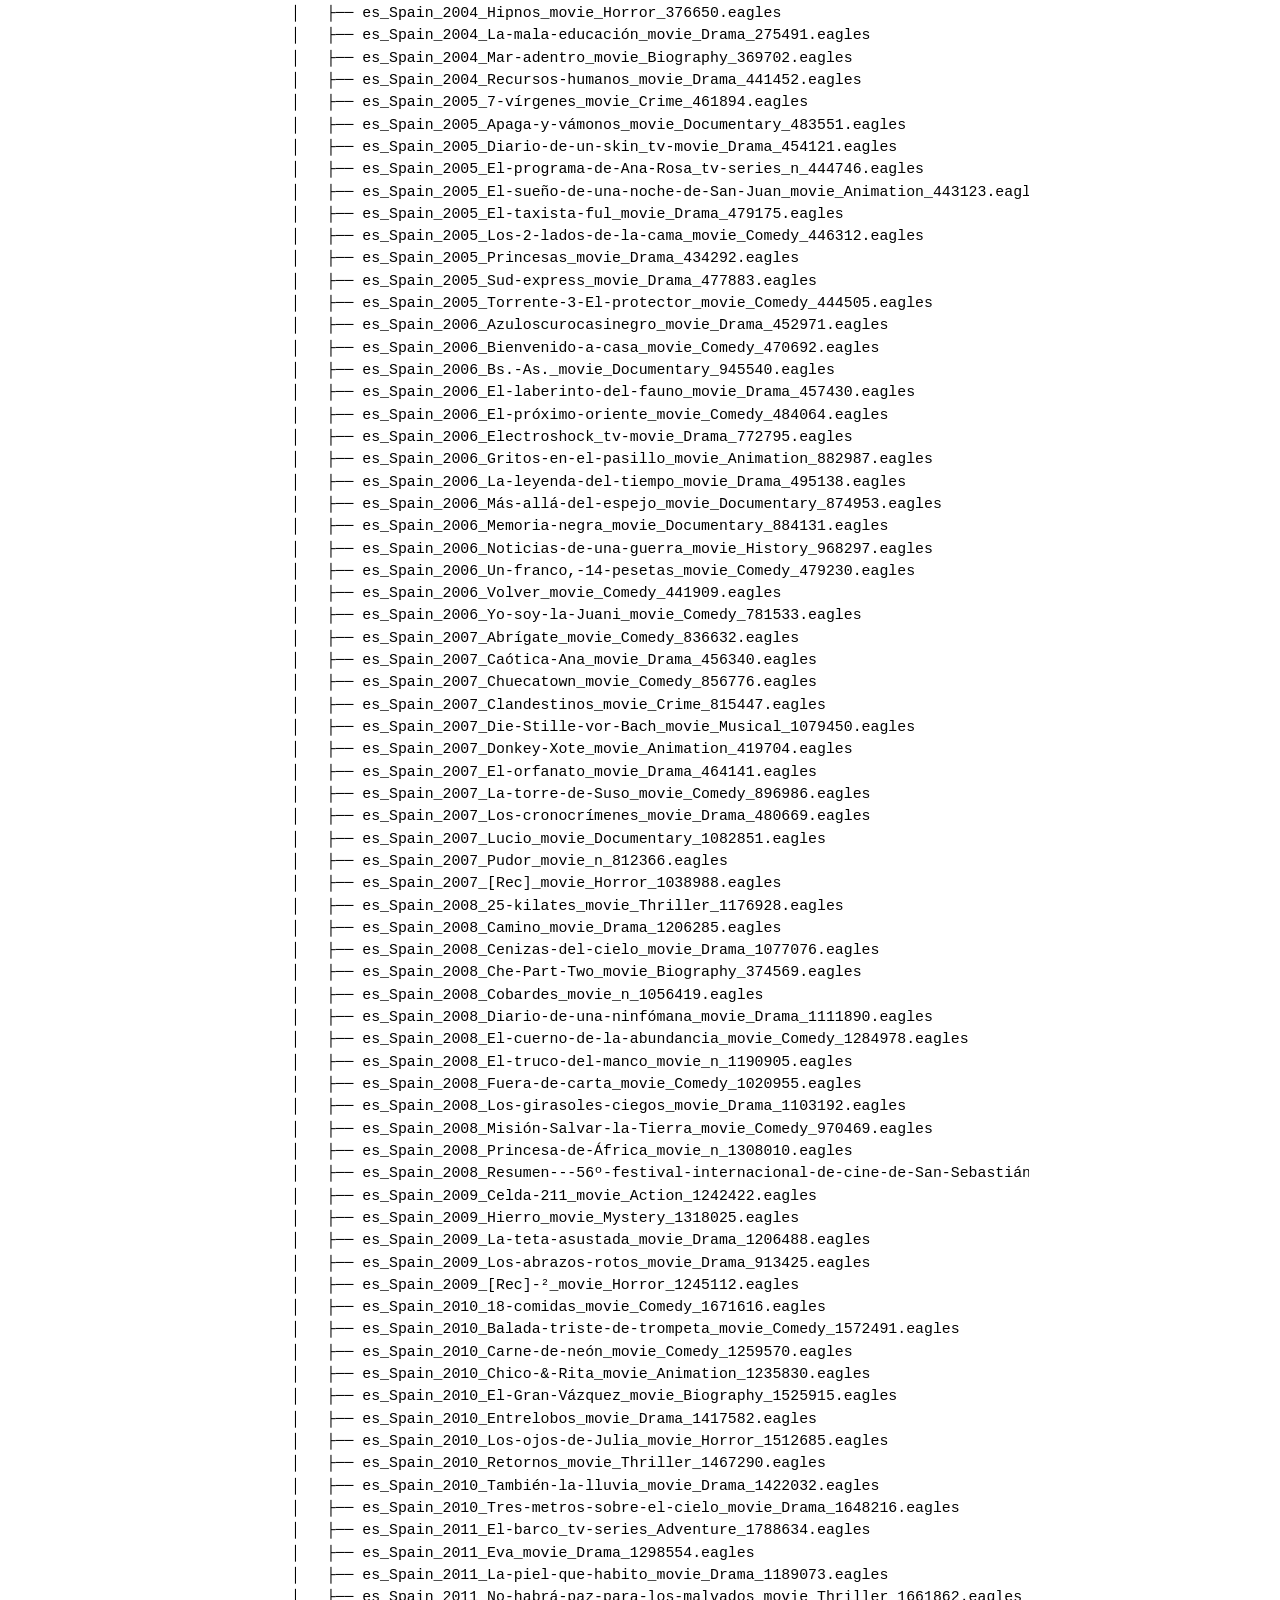
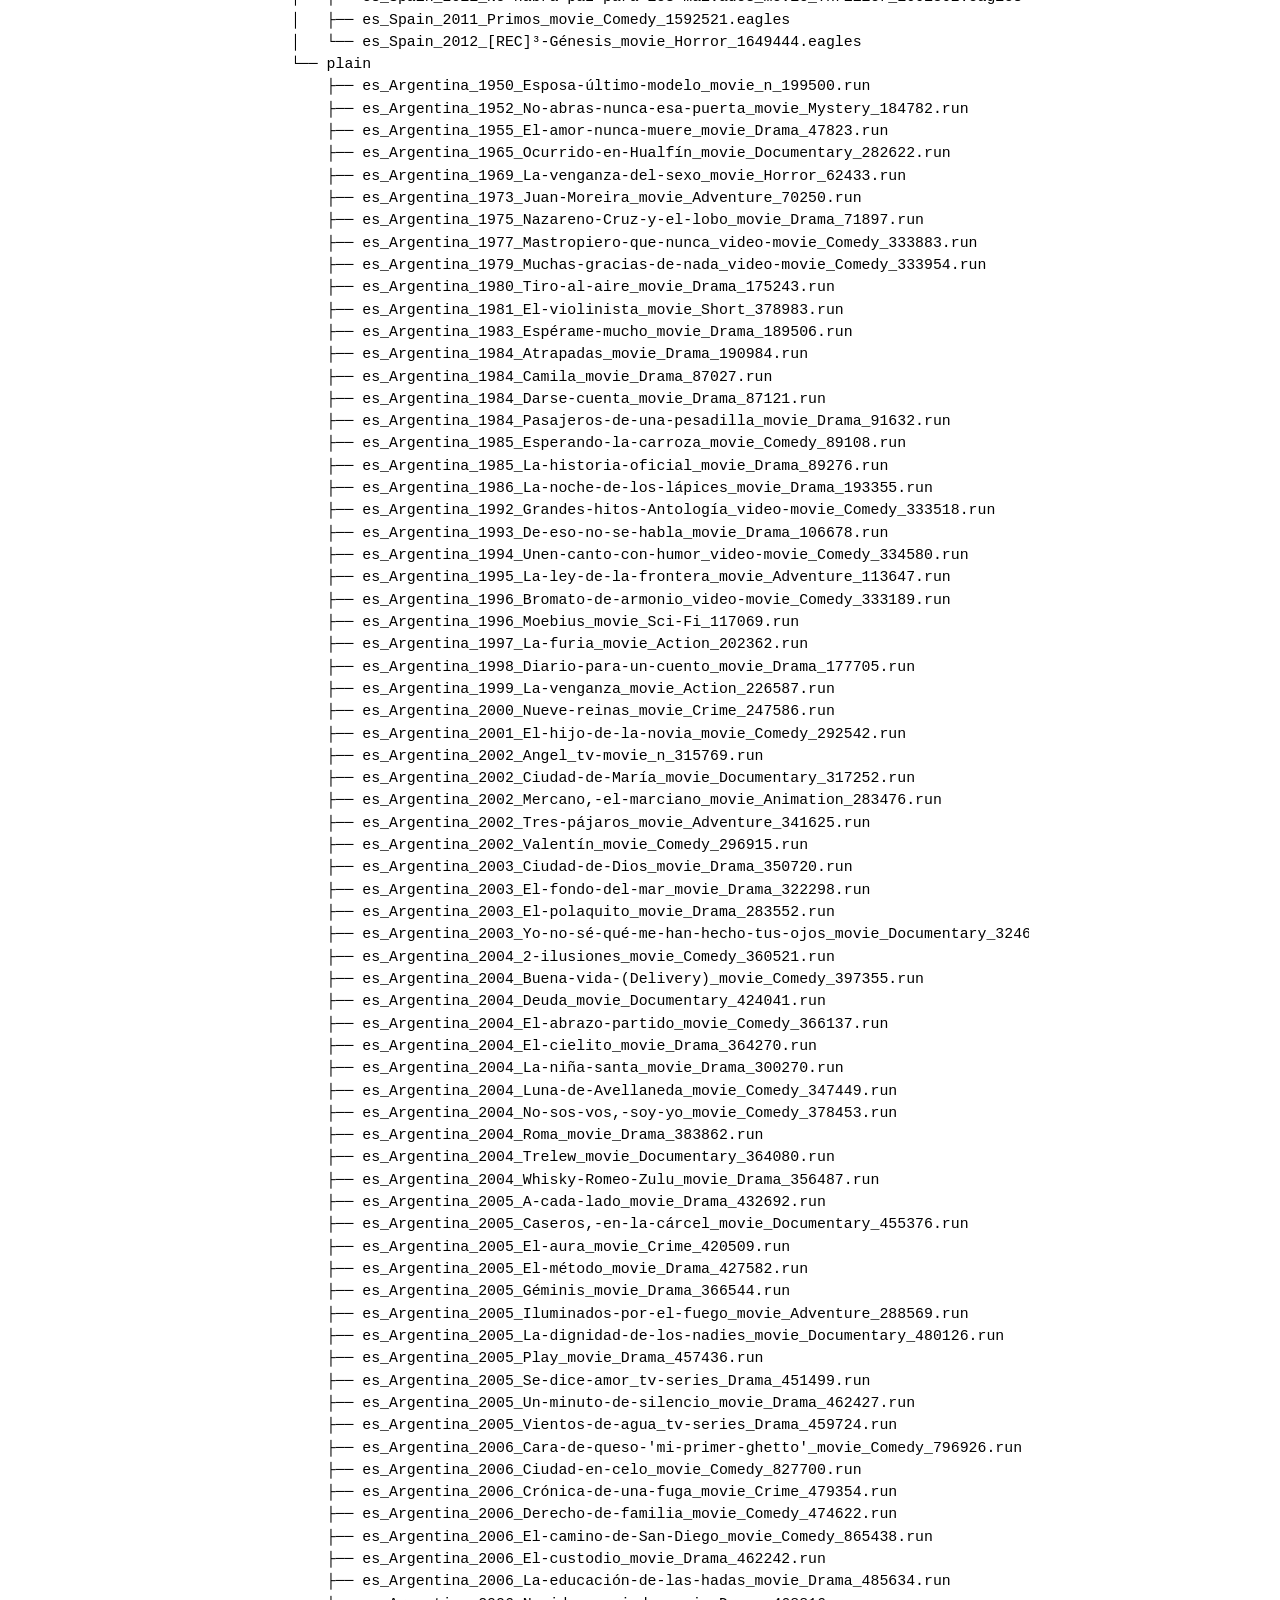
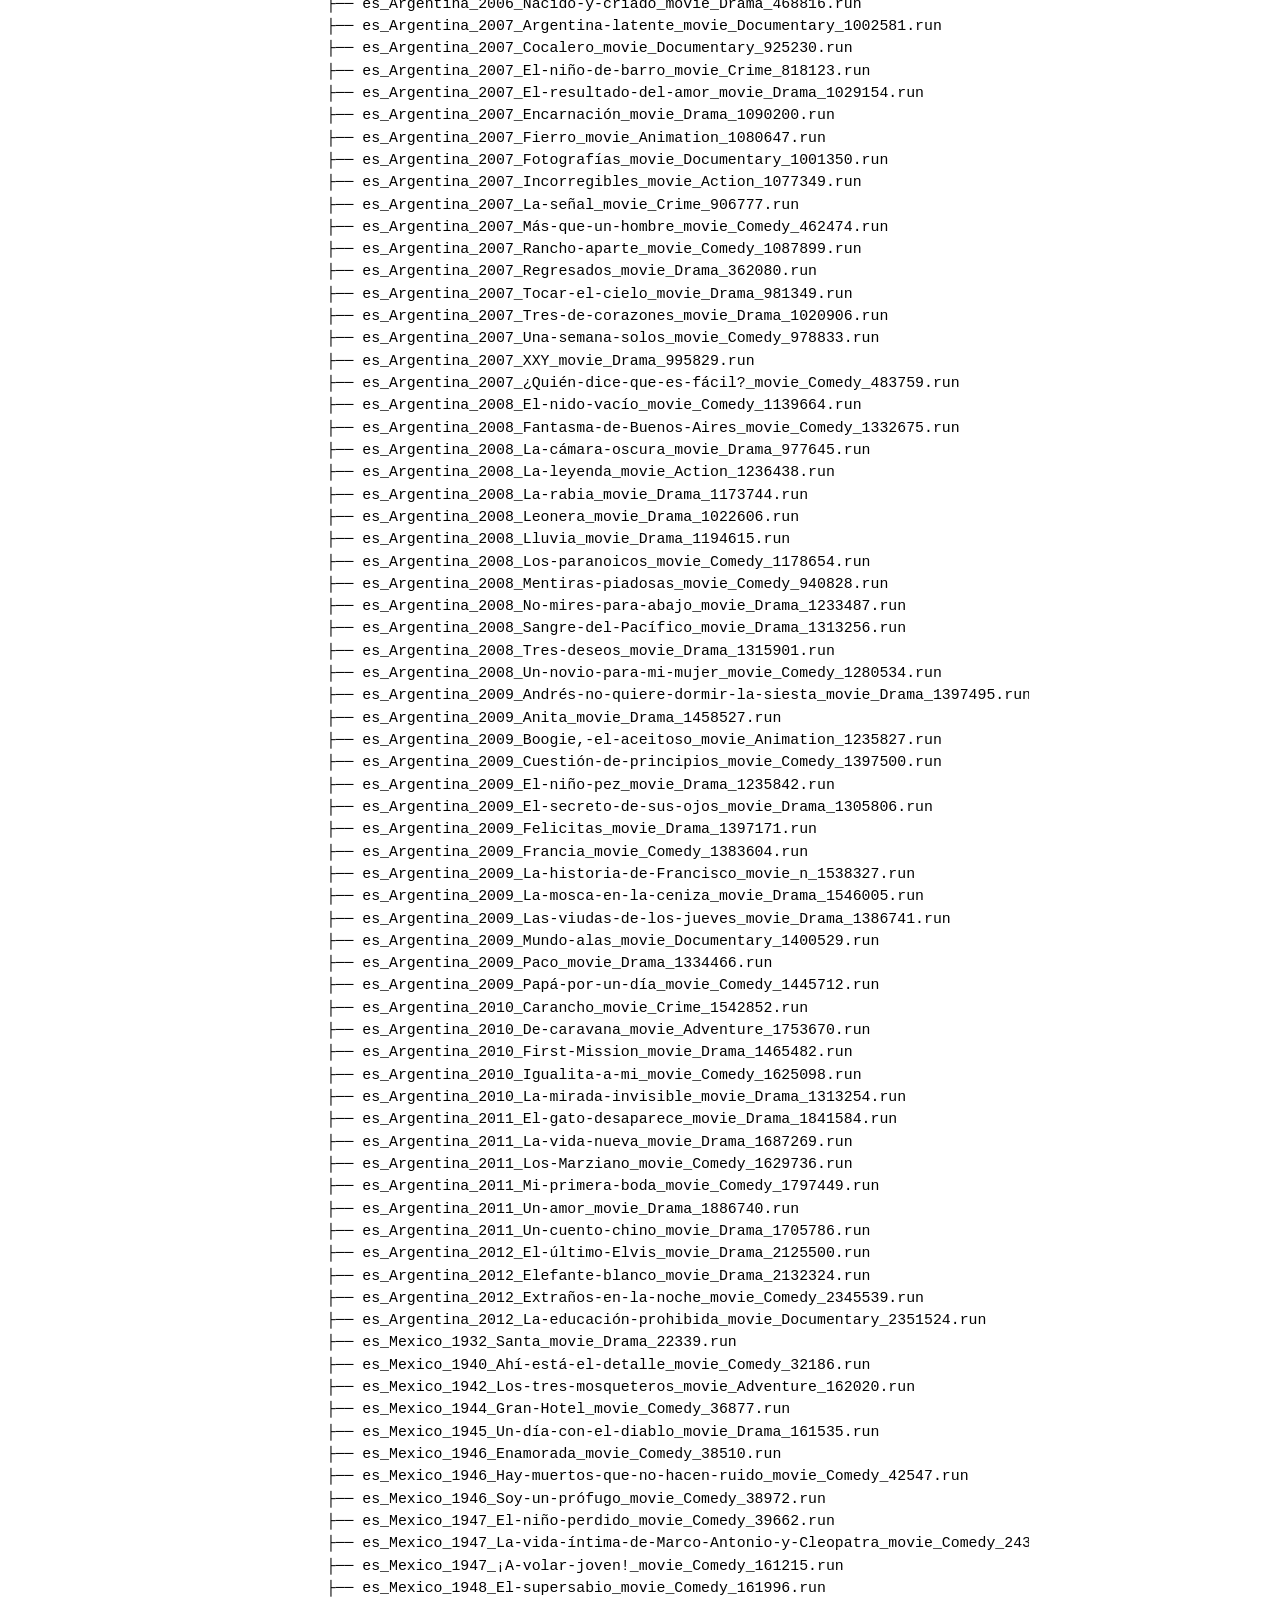
<file: process/1_acquire.html>
<!DOCTYPE html>
<html xmlns="http://www.w3.org/1999/xhtml" lang="en" xml:lang="en"><head>

<meta charset="utf-8">
<meta name="generator" content="quarto-1.4.551">

<meta name="viewport" content="width=device-width, initial-scale=1.0, user-scalable=yes">


<title>Spanish lexical diversity - Acquire</title>
<style>
code{white-space: pre-wrap;}
span.smallcaps{font-variant: small-caps;}
div.columns{display: flex; gap: min(4vw, 1.5em);}
div.column{flex: auto; overflow-x: auto;}
div.hanging-indent{margin-left: 1.5em; text-indent: -1.5em;}
ul.task-list{list-style: none;}
ul.task-list li input[type="checkbox"] {
  width: 0.8em;
  margin: 0 0.8em 0.2em -1em; /* quarto-specific, see https://github.com/quarto-dev/quarto-cli/issues/4556 */ 
  vertical-align: middle;
}
/* CSS for syntax highlighting */
pre > code.sourceCode { white-space: pre; position: relative; }
pre > code.sourceCode > span { line-height: 1.25; }
pre > code.sourceCode > span:empty { height: 1.2em; }
.sourceCode { overflow: visible; }
code.sourceCode > span { color: inherit; text-decoration: inherit; }
div.sourceCode { margin: 1em 0; }
pre.sourceCode { margin: 0; }
@media screen {
div.sourceCode { overflow: auto; }
}
@media print {
pre > code.sourceCode { white-space: pre-wrap; }
pre > code.sourceCode > span { text-indent: -5em; padding-left: 5em; }
}
pre.numberSource code
  { counter-reset: source-line 0; }
pre.numberSource code > span
  { position: relative; left: -4em; counter-increment: source-line; }
pre.numberSource code > span > a:first-child::before
  { content: counter(source-line);
    position: relative; left: -1em; text-align: right; vertical-align: baseline;
    border: none; display: inline-block;
    -webkit-touch-callout: none; -webkit-user-select: none;
    -khtml-user-select: none; -moz-user-select: none;
    -ms-user-select: none; user-select: none;
    padding: 0 4px; width: 4em;
  }
pre.numberSource { margin-left: 3em;  padding-left: 4px; }
div.sourceCode
  {   }
@media screen {
pre > code.sourceCode > span > a:first-child::before { text-decoration: underline; }
}
</style>


<script src="../site_libs/quarto-nav/quarto-nav.js"></script>
<script src="../site_libs/quarto-nav/headroom.min.js"></script>
<script src="../site_libs/clipboard/clipboard.min.js"></script>
<script src="../site_libs/quarto-search/autocomplete.umd.js"></script>
<script src="../site_libs/quarto-search/fuse.min.js"></script>
<script src="../site_libs/quarto-search/quarto-search.js"></script>
<meta name="quarto:offset" content="../">
<script src="../site_libs/quarto-html/quarto.js"></script>
<script src="../site_libs/quarto-html/popper.min.js"></script>
<script src="../site_libs/quarto-html/tippy.umd.min.js"></script>
<script src="../site_libs/quarto-html/anchor.min.js"></script>
<link href="../site_libs/quarto-html/tippy.css" rel="stylesheet">
<link href="../site_libs/quarto-html/quarto-syntax-highlighting.css" rel="stylesheet" id="quarto-text-highlighting-styles">
<script src="../site_libs/bootstrap/bootstrap.min.js"></script>
<link href="../site_libs/bootstrap/bootstrap-icons.css" rel="stylesheet">
<link href="../site_libs/bootstrap/bootstrap.min.css" rel="stylesheet" id="quarto-bootstrap" data-mode="light">
<script id="quarto-search-options" type="application/json">{
  "location": "sidebar",
  "copy-button": false,
  "collapse-after": 3,
  "panel-placement": "start",
  "type": "textbox",
  "limit": 50,
  "keyboard-shortcut": [
    "f",
    "/",
    "s"
  ],
  "show-item-context": false,
  "language": {
    "search-no-results-text": "No results",
    "search-matching-documents-text": "matching documents",
    "search-copy-link-title": "Copy link to search",
    "search-hide-matches-text": "Hide additional matches",
    "search-more-match-text": "more match in this document",
    "search-more-matches-text": "more matches in this document",
    "search-clear-button-title": "Clear",
    "search-text-placeholder": "",
    "search-detached-cancel-button-title": "Cancel",
    "search-submit-button-title": "Submit",
    "search-label": "Search"
  }
}</script>


</head>

<body class="nav-sidebar docked">

<div id="quarto-search-results"></div>
  <header id="quarto-header" class="headroom fixed-top">
  <nav class="quarto-secondary-nav">
    <div class="container-fluid d-flex">
      <button type="button" class="quarto-btn-toggle btn" data-bs-toggle="collapse" data-bs-target=".quarto-sidebar-collapse-item" aria-controls="quarto-sidebar" aria-expanded="false" aria-label="Toggle sidebar navigation" onclick="if (window.quartoToggleHeadroom) { window.quartoToggleHeadroom(); }">
        <i class="bi bi-layout-text-sidebar-reverse"></i>
      </button>
        <nav class="quarto-page-breadcrumbs" aria-label="breadcrumb"><ol class="breadcrumb"><li class="breadcrumb-item"><a href="../process/1_acquire.html">Process</a></li><li class="breadcrumb-item"><a href="../process/1_acquire.html">Acquire</a></li></ol></nav>
        <a class="flex-grow-1" role="button" data-bs-toggle="collapse" data-bs-target=".quarto-sidebar-collapse-item" aria-controls="quarto-sidebar" aria-expanded="false" aria-label="Toggle sidebar navigation" onclick="if (window.quartoToggleHeadroom) { window.quartoToggleHeadroom(); }">      
        </a>
      <button type="button" class="btn quarto-search-button" aria-label="" onclick="window.quartoOpenSearch();">
        <i class="bi bi-search"></i>
      </button>
    </div>
  </nav>
</header>
<!-- content -->
<div id="quarto-content" class="quarto-container page-columns page-rows-contents page-layout-article">
<!-- sidebar -->
  <nav id="quarto-sidebar" class="sidebar collapse collapse-horizontal quarto-sidebar-collapse-item sidebar-navigation docked overflow-auto">
    <div class="pt-lg-2 mt-2 text-left sidebar-header">
    <div class="sidebar-title mb-0 py-0">
      <a href="../">Spanish lexical diversity</a> 
    </div>
      </div>
        <div class="mt-2 flex-shrink-0 align-items-center">
        <div class="sidebar-search">
        <div id="quarto-search" class="" title="Search"></div>
        </div>
        </div>
    <div class="sidebar-menu-container"> 
    <ul class="list-unstyled mt-1">
        <li class="sidebar-item">
  <div class="sidebar-item-container"> 
  <a href="../index.html" class="sidebar-item-text sidebar-link">
 <span class="menu-text">README</span></a>
  </div>
</li>
        <li class="sidebar-item sidebar-item-section">
      <div class="sidebar-item-container"> 
            <a class="sidebar-item-text sidebar-link text-start" data-bs-toggle="collapse" data-bs-target="#quarto-sidebar-section-1" aria-expanded="true">
 <span class="menu-text">Process</span></a>
          <a class="sidebar-item-toggle text-start" data-bs-toggle="collapse" data-bs-target="#quarto-sidebar-section-1" aria-expanded="true" aria-label="Toggle section">
            <i class="bi bi-chevron-right ms-2"></i>
          </a> 
      </div>
      <ul id="quarto-sidebar-section-1" class="collapse list-unstyled sidebar-section depth1 show">  
          <li class="sidebar-item">
  <div class="sidebar-item-container"> 
  <a href="../process/1_acquire.html" class="sidebar-item-text sidebar-link active">
 <span class="menu-text">Acquire</span></a>
  </div>
</li>
          <li class="sidebar-item">
  <div class="sidebar-item-container"> 
  <a href="../process/2_curate.html" class="sidebar-item-text sidebar-link">
 <span class="menu-text">Curate</span></a>
  </div>
</li>
          <li class="sidebar-item">
  <div class="sidebar-item-container"> 
  <a href="../process/3_transform.html" class="sidebar-item-text sidebar-link">
 <span class="menu-text">Transform</span></a>
  </div>
</li>
          <li class="sidebar-item">
  <div class="sidebar-item-container"> 
  <a href="../process/4_analyze.html" class="sidebar-item-text sidebar-link">
 <span class="menu-text">Analyze</span></a>
  </div>
</li>
      </ul>
  </li>
        <li class="sidebar-item sidebar-item-section">
      <div class="sidebar-item-container"> 
            <a class="sidebar-item-text sidebar-link text-start" data-bs-toggle="collapse" data-bs-target="#quarto-sidebar-section-2" aria-expanded="true">
 <span class="menu-text">Reports</span></a>
          <a class="sidebar-item-toggle text-start" data-bs-toggle="collapse" data-bs-target="#quarto-sidebar-section-2" aria-expanded="true" aria-label="Toggle section">
            <i class="bi bi-chevron-right ms-2"></i>
          </a> 
      </div>
      <ul id="quarto-sidebar-section-2" class="collapse list-unstyled sidebar-section depth1 show">  
          <li class="sidebar-item">
  <div class="sidebar-item-container"> 
  <a href="../reports/article.html" class="sidebar-item-text sidebar-link">
 <span class="menu-text">Article</span></a>
  </div>
</li>
          <li class="sidebar-item">
  <div class="sidebar-item-container"> 
  <a href="../reports/presentations.html" class="sidebar-item-text sidebar-link">
 <span class="menu-text">Presentations</span></a>
  </div>
</li>
          <li class="sidebar-item">
  <div class="sidebar-item-container"> 
  <a href="../reports/prospectus.html" class="sidebar-item-text sidebar-link">
 <span class="menu-text">Prospectus</span></a>
  </div>
</li>
      </ul>
  </li>
    </ul>
    </div>
</nav>
<div id="quarto-sidebar-glass" class="quarto-sidebar-collapse-item" data-bs-toggle="collapse" data-bs-target=".quarto-sidebar-collapse-item"></div>
<!-- margin-sidebar -->
    <div id="quarto-margin-sidebar" class="sidebar margin-sidebar">
        <nav id="TOC" role="doc-toc" class="toc-active">
    <h2 id="toc-title">On this page</h2>
   
  <ul>
  <li><a href="#overview" id="toc-overview" class="nav-link active" data-scroll-target="#overview">Overview</a></li>
  <li><a href="#acquire" id="toc-acquire" class="nav-link" data-scroll-target="#acquire">Acquire</a></li>
  <li><a href="#data-origin" id="toc-data-origin" class="nav-link" data-scroll-target="#data-origin">Data origin</a></li>
  <li><a href="#directory-structure" id="toc-directory-structure" class="nav-link" data-scroll-target="#directory-structure">Directory structure</a></li>
  </ul>
<div class="toc-actions"><ul><li><a href="https://github.com/lin-380-s24/project_renv/blob/main/process/1_acquire.qmd" class="toc-action"><i class="bi bi-github"></i>View source</a></li><li><a href="https://github.com/lin-380-s24/project_renv/issues/new" class="toc-action"><i class="bi empty"></i>Report an issue</a></li></ul></div></nav>
    </div>
<!-- main -->
<main class="content" id="quarto-document-content">

<header id="title-block-header" class="quarto-title-block default"><nav class="quarto-page-breadcrumbs quarto-title-breadcrumbs d-none d-lg-block" aria-label="breadcrumb"><ol class="breadcrumb"><li class="breadcrumb-item"><a href="../process/1_acquire.html">Process</a></li><li class="breadcrumb-item"><a href="../process/1_acquire.html">Acquire</a></li></ol></nav>
<div class="quarto-title">
<h1 class="title">Acquire</h1>
</div>



<div class="quarto-title-meta">

    
  
    
  </div>
  


</header>


<section id="overview" class="level2">
<h2 class="anchored" data-anchor-id="overview">Overview</h2>
<p>The aim of this script is to acquire the data from the ACTIV-ES project. The data is hosted on GitHub <a href="https://github.com/francojc/activ-es" class="uri">https://github.com/francojc/activ-es</a>. The data is downloaded from the GitHub repository and saved in the <code>data/original</code> folder.</p>
<p>There are three versions of this data:</p>
<ul>
<li><code>plain.zip</code>
<ul>
<li>Running test version.</li>
</ul></li>
<li><code>tagged.zip</code>
<ul>
<li>POS tagged version (<a href="https://userpage.fu-berlin.de/~structeng/wiki/doku.php?id=corpora:tagset-penn">Penn tagset</a>).</li>
</ul></li>
<li><code>eagles.zip</code>
<ul>
<li>POS tagged version (<a href="https://www.sketchengine.eu/spanish-freeling-part-of-speech-tagset/">EAGLES tagset</a> or the <a href="https://github.com/TALP-UPC/FreeLing/blob/master/doc/tagsets/tagset-es.html">Freeling repo</a>).</li>
</ul></li>
</ul>
<p>Here are some considerations for our approach:</p>
<ul>
<li><p>One use of this data will be to demonstrate working with running, unstructured text. So we will use the <code>plain.zip</code> version of the data.</p></li>
<li><p>Another potential use would be to explore the verbal paradigms of the verbs in the data. For this we would need the POS tagged version of the data. The <code>eagles.zip</code> version of the data is tagged with the EAGLES tagset (which is very robust, more so than the Penn tagset).</p></li>
</ul>
</section>
<section id="acquire" class="level2">
<h2 class="anchored" data-anchor-id="acquire">Acquire</h2>
<p>So the idea is to download the <code>plain.zip</code> version and the <code>eagles.zip</code> version of the data. We will save the <code>plain.zip</code> version and the <code>eagles.zip</code> version in the <code>data/original</code> folder. Each will have the own subfolders: <code>plain</code> and <code>eagles</code>.</p>
<p>Let’s load the key packages for this task.</p>
<div class="cell">
<div class="sourceCode cell-code" id="cb1"><pre class="sourceCode r code-with-copy"><code class="sourceCode r"><span id="cb1-1"><a href="#cb1-1" aria-hidden="true" tabindex="-1"></a><span class="co"># Load packages</span></span>
<span id="cb1-2"><a href="#cb1-2" aria-hidden="true" tabindex="-1"></a><span class="fu">library</span>(dplyr)        <span class="co"># for data manipulation</span></span></code><button title="Copy to Clipboard" class="code-copy-button"><i class="bi"></i></button></pre></div>
<div class="cell-output cell-output-stderr">
<pre><code>
Attaching package: 'dplyr'</code></pre>
</div>
<div class="cell-output cell-output-stderr">
<pre><code>The following objects are masked from 'package:stats':

    filter, lag</code></pre>
</div>
<div class="cell-output cell-output-stderr">
<pre><code>The following objects are masked from 'package:base':

    intersect, setdiff, setequal, union</code></pre>
</div>
<div class="sourceCode cell-code" id="cb5"><pre class="sourceCode r code-with-copy"><code class="sourceCode r"><span id="cb5-1"><a href="#cb5-1" aria-hidden="true" tabindex="-1"></a><span class="fu">library</span>(qtkit)        <span class="co"># for get_archive_data(), create_data_origin()</span></span>
<span id="cb5-2"><a href="#cb5-2" aria-hidden="true" tabindex="-1"></a>                      <span class="co"># functions</span></span>
<span id="cb5-3"><a href="#cb5-3" aria-hidden="true" tabindex="-1"></a><span class="fu">library</span>(readr)        <span class="co"># for read_csv(</span></span>
<span id="cb5-4"><a href="#cb5-4" aria-hidden="true" tabindex="-1"></a><span class="fu">library</span>(knitr)        <span class="co"># for kable()</span></span>
<span id="cb5-5"><a href="#cb5-5" aria-hidden="true" tabindex="-1"></a><span class="fu">library</span>(fs)           <span class="co"># for dir_tree()</span></span></code><button title="Copy to Clipboard" class="code-copy-button"><i class="bi"></i></button></pre></div>
</div>
<p>Now to download and write the data to the respective folders.</p>
<div class="cell">
<div class="sourceCode cell-code" id="cb6"><pre class="sourceCode r code-with-copy"><code class="sourceCode r"><span id="cb6-1"><a href="#cb6-1" aria-hidden="true" tabindex="-1"></a><span class="co"># Set the URL for the datasets</span></span>
<span id="cb6-2"><a href="#cb6-2" aria-hidden="true" tabindex="-1"></a>plain_url <span class="ot">&lt;-</span> <span class="st">"https://github.com/francojc/activ-es/raw/master/activ-es-v.02/corpus/plain.zip"</span></span>
<span id="cb6-3"><a href="#cb6-3" aria-hidden="true" tabindex="-1"></a></span>
<span id="cb6-4"><a href="#cb6-4" aria-hidden="true" tabindex="-1"></a>eagles_url <span class="ot">&lt;-</span> <span class="st">"https://github.com/francojc/activ-es/raw/master/activ-es-v.02/corpus/eagles.zip"</span></span>
<span id="cb6-5"><a href="#cb6-5" aria-hidden="true" tabindex="-1"></a></span>
<span id="cb6-6"><a href="#cb6-6" aria-hidden="true" tabindex="-1"></a><span class="co"># Download, unarchive, and write the data</span></span>
<span id="cb6-7"><a href="#cb6-7" aria-hidden="true" tabindex="-1"></a><span class="fu">get_archive_data</span>(plain_url,</span>
<span id="cb6-8"><a href="#cb6-8" aria-hidden="true" tabindex="-1"></a>  <span class="at">target_dir =</span> <span class="st">"../data/original/plain/"</span>,</span>
<span id="cb6-9"><a href="#cb6-9" aria-hidden="true" tabindex="-1"></a>  <span class="at">confirmed =</span> <span class="cn">TRUE</span></span>
<span id="cb6-10"><a href="#cb6-10" aria-hidden="true" tabindex="-1"></a>)</span></code><button title="Copy to Clipboard" class="code-copy-button"><i class="bi"></i></button></pre></div>
<div class="cell-output cell-output-stdout">
<pre><code>Data already exists </code></pre>
</div>
<div class="sourceCode cell-code" id="cb8"><pre class="sourceCode r code-with-copy"><code class="sourceCode r"><span id="cb8-1"><a href="#cb8-1" aria-hidden="true" tabindex="-1"></a><span class="fu">get_archive_data</span>(eagles_url,</span>
<span id="cb8-2"><a href="#cb8-2" aria-hidden="true" tabindex="-1"></a>  <span class="at">target_dir =</span> <span class="st">"../data/original/eagles/"</span>,</span>
<span id="cb8-3"><a href="#cb8-3" aria-hidden="true" tabindex="-1"></a>  <span class="at">confirmed =</span> <span class="cn">TRUE</span></span>
<span id="cb8-4"><a href="#cb8-4" aria-hidden="true" tabindex="-1"></a>)</span></code><button title="Copy to Clipboard" class="code-copy-button"><i class="bi"></i></button></pre></div>
<div class="cell-output cell-output-stdout">
<pre><code>Data already exists </code></pre>
</div>
</div>
<p>The data for the <code>plain</code> and <code>eagles</code> versions of the data have been downloaded and saved in the <code>data/original</code> folder.</p>
</section>
<section id="data-origin" class="level2">
<h2 class="anchored" data-anchor-id="data-origin">Data origin</h2>
<div class="cell">
<div class="sourceCode cell-code" id="cb10"><pre class="sourceCode r code-with-copy"><code class="sourceCode r"><span id="cb10-1"><a href="#cb10-1" aria-hidden="true" tabindex="-1"></a><span class="co"># Create data origin (interactively)</span></span>
<span id="cb10-2"><a href="#cb10-2" aria-hidden="true" tabindex="-1"></a><span class="fu">create_data_origin</span>(</span>
<span id="cb10-3"><a href="#cb10-3" aria-hidden="true" tabindex="-1"></a>  <span class="at">file_path =</span> <span class="st">"../data/original/actives_do.csv"</span></span>
<span id="cb10-4"><a href="#cb10-4" aria-hidden="true" tabindex="-1"></a>)</span></code><button title="Copy to Clipboard" class="code-copy-button"><i class="bi"></i></button></pre></div>
</div>
<p>View the data origin after creating and editing it.</p>
<div class="cell" data-tbl-colwidths="[25,75]">
<div class="sourceCode cell-code" id="cb11"><pre class="sourceCode r code-with-copy"><code class="sourceCode r"><span id="cb11-1"><a href="#cb11-1" aria-hidden="true" tabindex="-1"></a><span class="co"># View data origin</span></span>
<span id="cb11-2"><a href="#cb11-2" aria-hidden="true" tabindex="-1"></a><span class="fu">read_csv</span>(<span class="st">"../data/original/actives_do.csv"</span>) <span class="sc">|&gt;</span></span>
<span id="cb11-3"><a href="#cb11-3" aria-hidden="true" tabindex="-1"></a>  <span class="fu">kable</span>()</span></code><button title="Copy to Clipboard" class="code-copy-button"><i class="bi"></i></button></pre></div>
<div id="tbl-view-data-origin" class="cell quarto-float anchored">
<figure class="quarto-float quarto-float-tbl figure">
<figcaption class="quarto-float-caption-top quarto-float-caption quarto-float-tbl" id="tbl-view-data-origin-caption-0ceaefa1-69ba-4598-a22c-09a6ac19f8ca">
Table&nbsp;1: Data origin for the ACTIV-ES project.
</figcaption>
<div aria-describedby="tbl-view-data-origin-caption-0ceaefa1-69ba-4598-a22c-09a6ac19f8ca">
<div class="cell-output-display">
<table class="cell table table-sm table-striped small">
<colgroup>
<col style="width: 25%">
<col style="width: 75%">
</colgroup>
<thead>
<tr class="header">
<th style="text-align: left;">attribute</th>
<th style="text-align: left;">description</th>
</tr>
</thead>
<tbody>
<tr class="odd">
<td style="text-align: left;">Resource name</td>
<td style="text-align: left;">ACTIV-ES: a comparable Spanish corpus comprised of film dialogue from Argentine, Mexican and Spanish productions (v.02)</td>
</tr>
<tr class="even">
<td style="text-align: left;">Data source</td>
<td style="text-align: left;">URL: https://github.com/francojc/activ-es and DOI: 10.5281/zenodo.1492613</td>
</tr>
<tr class="odd">
<td style="text-align: left;">Data sampling frame</td>
<td style="text-align: left;">Spanish-language TV-film transcripts from Argentina, Mexico, and Spain</td>
</tr>
<tr class="even">
<td style="text-align: left;">Data collection date(s)</td>
<td style="text-align: left;">1940s-2010s</td>
</tr>
<tr class="odd">
<td style="text-align: left;">Data format</td>
<td style="text-align: left;">Running text files (.run), Part of Speech tagged files (.pos), and EAGLES tagged files (.eagles)</td>
</tr>
<tr class="even">
<td style="text-align: left;">Data schema</td>
<td style="text-align: left;">File names reflect: language code, country, year, title, type, genre (first genre listed in the IMDb), and IMDb ID</td>
</tr>
<tr class="odd">
<td style="text-align: left;">License</td>
<td style="text-align: left;">GNU General Public License v2.0</td>
</tr>
<tr class="even">
<td style="text-align: left;">Attribution</td>
<td style="text-align: left;">Jerid Francom. (2018). ACTIV-ES: a comparable Spanish corpus comprised of film dialogue from Argentine, Mexican and Spanish productions (activ-es-v.02) [Data set]. Zenodo. https://doi.org/10.5281/zenodo.1492613</td>
</tr>
</tbody>
</table>
</div>
</div>
</figure>
</div>
</div>
</section>
<section id="directory-structure" class="level2">
<h2 class="anchored" data-anchor-id="directory-structure">Directory structure</h2>
<div class="cell">
<div class="sourceCode cell-code" id="cb12"><pre class="sourceCode r code-with-copy"><code class="sourceCode r"><span id="cb12-1"><a href="#cb12-1" aria-hidden="true" tabindex="-1"></a><span class="co"># View the directory structure</span></span>
<span id="cb12-2"><a href="#cb12-2" aria-hidden="true" tabindex="-1"></a><span class="fu">dir_tree</span>(<span class="st">"../data"</span>)</span></code><button title="Copy to Clipboard" class="code-copy-button"><i class="bi"></i></button></pre></div>
<div class="cell-output cell-output-stdout">
<pre><code>../data
├── analysis
├── derived
│   ├── eagles_curated.csv
│   ├── eagles_curated_dd.csv
│   ├── plain_curated.csv
│   └── plain_curated_dd.csv
└── original
    ├── actives_do.csv
    ├── eagles
    │   ├── es_Argentina_1950_Esposa-último-modelo_movie_n_199500.eagles
    │   ├── es_Argentina_1952_No-abras-nunca-esa-puerta_movie_Mystery_184782.eagles
    │   ├── es_Argentina_1955_El-amor-nunca-muere_movie_Drama_47823.eagles
    │   ├── es_Argentina_1965_Ocurrido-en-Hualfín_movie_Documentary_282622.eagles
    │   ├── es_Argentina_1969_La-venganza-del-sexo_movie_Horror_62433.eagles
    │   ├── es_Argentina_1973_Juan-Moreira_movie_Adventure_70250.eagles
    │   ├── es_Argentina_1975_Nazareno-Cruz-y-el-lobo_movie_Drama_71897.eagles
    │   ├── es_Argentina_1977_Mastropiero-que-nunca_video-movie_Comedy_333883.eagles
    │   ├── es_Argentina_1979_Muchas-gracias-de-nada_video-movie_Comedy_333954.eagles
    │   ├── es_Argentina_1980_Tiro-al-aire_movie_Drama_175243.eagles
    │   ├── es_Argentina_1981_El-violinista_movie_Short_378983.eagles
    │   ├── es_Argentina_1983_Espérame-mucho_movie_Drama_189506.eagles
    │   ├── es_Argentina_1984_Atrapadas_movie_Drama_190984.eagles
    │   ├── es_Argentina_1984_Camila_movie_Drama_87027.eagles
    │   ├── es_Argentina_1984_Darse-cuenta_movie_Drama_87121.eagles
    │   ├── es_Argentina_1984_Pasajeros-de-una-pesadilla_movie_Drama_91632.eagles
    │   ├── es_Argentina_1985_Esperando-la-carroza_movie_Comedy_89108.eagles
    │   ├── es_Argentina_1985_La-historia-oficial_movie_Drama_89276.eagles
    │   ├── es_Argentina_1986_La-noche-de-los-lápices_movie_Drama_193355.eagles
    │   ├── es_Argentina_1992_Grandes-hitos-Antología_video-movie_Comedy_333518.eagles
    │   ├── es_Argentina_1993_De-eso-no-se-habla_movie_Drama_106678.eagles
    │   ├── es_Argentina_1994_Unen-canto-con-humor_video-movie_Comedy_334580.eagles
    │   ├── es_Argentina_1995_La-ley-de-la-frontera_movie_Adventure_113647.eagles
    │   ├── es_Argentina_1996_Bromato-de-armonio_video-movie_Comedy_333189.eagles
    │   ├── es_Argentina_1996_Moebius_movie_Sci-Fi_117069.eagles
    │   ├── es_Argentina_1997_La-furia_movie_Action_202362.eagles
    │   ├── es_Argentina_1998_Diario-para-un-cuento_movie_Drama_177705.eagles
    │   ├── es_Argentina_1998_El-viento-se-llevó-lo-qué_movie_Drama_169364.eagles
    │   ├── es_Argentina_1999_La-venganza_movie_Action_226587.eagles
    │   ├── es_Argentina_2000_Nueve-reinas_movie_Crime_247586.eagles
    │   ├── es_Argentina_2001_El-hijo-de-la-novia_movie_Comedy_292542.eagles
    │   ├── es_Argentina_2002_Angel_tv-movie_n_315769.eagles
    │   ├── es_Argentina_2002_Ciudad-de-María_movie_Documentary_317252.eagles
    │   ├── es_Argentina_2002_Mercano,-el-marciano_movie_Animation_283476.eagles
    │   ├── es_Argentina_2002_Tres-pájaros_movie_Adventure_341625.eagles
    │   ├── es_Argentina_2002_Valentín_movie_Comedy_296915.eagles
    │   ├── es_Argentina_2003_Ciudad-de-Dios_movie_Drama_350720.eagles
    │   ├── es_Argentina_2003_El-fondo-del-mar_movie_Drama_322298.eagles
    │   ├── es_Argentina_2003_El-polaquito_movie_Drama_283552.eagles
    │   ├── es_Argentina_2003_Yo-no-sé-qué-me-han-hecho-tus-ojos_movie_Documentary_324625.eagles
    │   ├── es_Argentina_2004_2-ilusiones_movie_Comedy_360521.eagles
    │   ├── es_Argentina_2004_Buena-vida-(Delivery)_movie_Comedy_397355.eagles
    │   ├── es_Argentina_2004_Deuda_movie_Documentary_424041.eagles
    │   ├── es_Argentina_2004_El-abrazo-partido_movie_Comedy_366137.eagles
    │   ├── es_Argentina_2004_El-cielito_movie_Drama_364270.eagles
    │   ├── es_Argentina_2004_La-niña-santa_movie_Drama_300270.eagles
    │   ├── es_Argentina_2004_Luna-de-Avellaneda_movie_Comedy_347449.eagles
    │   ├── es_Argentina_2004_No-sos-vos,-soy-yo_movie_Comedy_378453.eagles
    │   ├── es_Argentina_2004_Roma_movie_Drama_383862.eagles
    │   ├── es_Argentina_2004_Trelew_movie_Documentary_364080.eagles
    │   ├── es_Argentina_2004_Whisky-Romeo-Zulu_movie_Drama_356487.eagles
    │   ├── es_Argentina_2005_A-cada-lado_movie_Drama_432692.eagles
    │   ├── es_Argentina_2005_Caseros,-en-la-cárcel_movie_Documentary_455376.eagles
    │   ├── es_Argentina_2005_El-aura_movie_Crime_420509.eagles
    │   ├── es_Argentina_2005_El-método_movie_Drama_427582.eagles
    │   ├── es_Argentina_2005_Géminis_movie_Drama_366544.eagles
    │   ├── es_Argentina_2005_Iluminados-por-el-fuego_movie_Adventure_288569.eagles
    │   ├── es_Argentina_2005_La-dignidad-de-los-nadies_movie_Documentary_480126.eagles
    │   ├── es_Argentina_2005_Play_movie_Drama_457436.eagles
    │   ├── es_Argentina_2005_Se-dice-amor_tv-series_Drama_451499.eagles
    │   ├── es_Argentina_2005_Un-minuto-de-silencio_movie_Drama_462427.eagles
    │   ├── es_Argentina_2005_Vientos-de-agua_tv-series_Drama_459724.eagles
    │   ├── es_Argentina_2006_Cara-de-queso-'mi-primer-ghetto'_movie_Comedy_796926.eagles
    │   ├── es_Argentina_2006_Ciudad-en-celo_movie_Comedy_827700.eagles
    │   ├── es_Argentina_2006_Crónica-de-una-fuga_movie_Crime_479354.eagles
    │   ├── es_Argentina_2006_Derecho-de-familia_movie_Comedy_474622.eagles
    │   ├── es_Argentina_2006_El-camino-de-San-Diego_movie_Comedy_865438.eagles
    │   ├── es_Argentina_2006_El-custodio_movie_Drama_462242.eagles
    │   ├── es_Argentina_2006_La-educación-de-las-hadas_movie_Drama_485634.eagles
    │   ├── es_Argentina_2006_Nacido-y-criado_movie_Drama_468816.eagles
    │   ├── es_Argentina_2007_Argentina-latente_movie_Documentary_1002581.eagles
    │   ├── es_Argentina_2007_Cocalero_movie_Documentary_925230.eagles
    │   ├── es_Argentina_2007_El-niño-de-barro_movie_Crime_818123.eagles
    │   ├── es_Argentina_2007_El-resultado-del-amor_movie_Drama_1029154.eagles
    │   ├── es_Argentina_2007_Encarnación_movie_Drama_1090200.eagles
    │   ├── es_Argentina_2007_Fierro_movie_Animation_1080647.eagles
    │   ├── es_Argentina_2007_Fotografías_movie_Documentary_1001350.eagles
    │   ├── es_Argentina_2007_Incorregibles_movie_Action_1077349.eagles
    │   ├── es_Argentina_2007_La-señal_movie_Crime_906777.eagles
    │   ├── es_Argentina_2007_Más-que-un-hombre_movie_Comedy_462474.eagles
    │   ├── es_Argentina_2007_Rancho-aparte_movie_Comedy_1087899.eagles
    │   ├── es_Argentina_2007_Regresados_movie_Drama_362080.eagles
    │   ├── es_Argentina_2007_Tocar-el-cielo_movie_Drama_981349.eagles
    │   ├── es_Argentina_2007_Tres-de-corazones_movie_Drama_1020906.eagles
    │   ├── es_Argentina_2007_Una-semana-solos_movie_Comedy_978833.eagles
    │   ├── es_Argentina_2007_XXY_movie_Drama_995829.eagles
    │   ├── es_Argentina_2007_¿Quién-dice-que-es-fácil?_movie_Comedy_483759.eagles
    │   ├── es_Argentina_2008_El-nido-vacío_movie_Comedy_1139664.eagles
    │   ├── es_Argentina_2008_Fantasma-de-Buenos-Aires_movie_Comedy_1332675.eagles
    │   ├── es_Argentina_2008_La-cámara-oscura_movie_Drama_977645.eagles
    │   ├── es_Argentina_2008_La-leyenda_movie_Action_1236438.eagles
    │   ├── es_Argentina_2008_La-rabia_movie_Drama_1173744.eagles
    │   ├── es_Argentina_2008_Leonera_movie_Drama_1022606.eagles
    │   ├── es_Argentina_2008_Lluvia_movie_Drama_1194615.eagles
    │   ├── es_Argentina_2008_Los-paranoicos_movie_Comedy_1178654.eagles
    │   ├── es_Argentina_2008_Mentiras-piadosas_movie_Comedy_940828.eagles
    │   ├── es_Argentina_2008_No-mires-para-abajo_movie_Drama_1233487.eagles
    │   ├── es_Argentina_2008_Sangre-del-Pacífico_movie_Drama_1313256.eagles
    │   ├── es_Argentina_2008_Tres-deseos_movie_Drama_1315901.eagles
    │   ├── es_Argentina_2008_Un-novio-para-mi-mujer_movie_Comedy_1280534.eagles
    │   ├── es_Argentina_2009_Andrés-no-quiere-dormir-la-siesta_movie_Drama_1397495.eagles
    │   ├── es_Argentina_2009_Anita_movie_Drama_1458527.eagles
    │   ├── es_Argentina_2009_Boogie,-el-aceitoso_movie_Animation_1235827.eagles
    │   ├── es_Argentina_2009_Cuestión-de-principios_movie_Comedy_1397500.eagles
    │   ├── es_Argentina_2009_El-niño-pez_movie_Drama_1235842.eagles
    │   ├── es_Argentina_2009_El-secreto-de-sus-ojos_movie_Drama_1305806.eagles
    │   ├── es_Argentina_2009_Felicitas_movie_Drama_1397171.eagles
    │   ├── es_Argentina_2009_Francia_movie_Comedy_1383604.eagles
    │   ├── es_Argentina_2009_La-historia-de-Francisco_movie_n_1538327.eagles
    │   ├── es_Argentina_2009_La-mosca-en-la-ceniza_movie_Drama_1546005.eagles
    │   ├── es_Argentina_2009_Las-viudas-de-los-jueves_movie_Drama_1386741.eagles
    │   ├── es_Argentina_2009_Mundo-alas_movie_Documentary_1400529.eagles
    │   ├── es_Argentina_2009_Paco_movie_Drama_1334466.eagles
    │   ├── es_Argentina_2009_Papá-por-un-día_movie_Comedy_1445712.eagles
    │   ├── es_Argentina_2010_Carancho_movie_Crime_1542852.eagles
    │   ├── es_Argentina_2010_De-caravana_movie_Adventure_1753670.eagles
    │   ├── es_Argentina_2010_First-Mission_movie_Drama_1465482.eagles
    │   ├── es_Argentina_2010_Igualita-a-mi_movie_Comedy_1625098.eagles
    │   ├── es_Argentina_2010_La-mirada-invisible_movie_Drama_1313254.eagles
    │   ├── es_Argentina_2011_El-gato-desaparece_movie_Drama_1841584.eagles
    │   ├── es_Argentina_2011_La-vida-nueva_movie_Drama_1687269.eagles
    │   ├── es_Argentina_2011_Los-Marziano_movie_Comedy_1629736.eagles
    │   ├── es_Argentina_2011_Mi-primera-boda_movie_Comedy_1797449.eagles
    │   ├── es_Argentina_2011_Un-amor_movie_Drama_1886740.eagles
    │   ├── es_Argentina_2011_Un-cuento-chino_movie_Drama_1705786.eagles
    │   ├── es_Argentina_2012_El-último-Elvis_movie_Drama_2125500.eagles
    │   ├── es_Argentina_2012_Elefante-blanco_movie_Drama_2132324.eagles
    │   ├── es_Argentina_2012_Extraños-en-la-noche_movie_Comedy_2345539.eagles
    │   ├── es_Argentina_2012_La-educación-prohibida_movie_Documentary_2351524.eagles
    │   ├── es_Mexico_1932_Santa_movie_Drama_22339.eagles
    │   ├── es_Mexico_1940_Ahí-está-el-detalle_movie_Comedy_32186.eagles
    │   ├── es_Mexico_1942_Los-tres-mosqueteros_movie_Adventure_162020.eagles
    │   ├── es_Mexico_1944_Gran-Hotel_movie_Comedy_36877.eagles
    │   ├── es_Mexico_1945_Un-día-con-el-diablo_movie_Drama_161535.eagles
    │   ├── es_Mexico_1946_Enamorada_movie_Comedy_38510.eagles
    │   ├── es_Mexico_1946_Hay-muertos-que-no-hacen-ruido_movie_Comedy_42547.eagles
    │   ├── es_Mexico_1946_Soy-un-prófugo_movie_Comedy_38972.eagles
    │   ├── es_Mexico_1947_El-niño-perdido_movie_Comedy_39662.eagles
    │   ├── es_Mexico_1947_La-vida-íntima-de-Marco-Antonio-y-Cleopatra_movie_Comedy_243004.eagles
    │   ├── es_Mexico_1947_¡A-volar-joven!_movie_Comedy_161215.eagles
    │   ├── es_Mexico_1948_El-supersabio_movie_Comedy_161996.eagles
    │   ├── es_Mexico_1948_Ustedes,-los-ricos_movie_Drama_40928.eagles
    │   ├── es_Mexico_1949_Calabacitas-tiernas_movie_Comedy_40197.eagles
    │   ├── es_Mexico_1949_El-ángel-caído_movie_Drama_140718.eagles
    │   ├── es_Mexico_1950_La-marca-del-zorrillo_movie_Comedy_42711.eagles
    │   ├── es_Mexico_1950_Simbad-el-Mareado_movie_Comedy_42968.eagles
    │   ├── es_Mexico_1951_Islas-Marías_movie_Drama_42605.eagles
    │   ├── es_Mexico_1951_¡¡¡Mátenme-porque-me-muero!!!_movie_Comedy_264943.eagles
    │   ├── es_Mexico_1952_El-bello-durmiente_movie_Comedy_44412.eagles
    │   ├── es_Mexico_1952_Si-yo-fuera-diputado_movie_Comedy_161973.eagles
    │   ├── es_Mexico_1952_Subida-al-cielo_movie_Comedy_44084.eagles
    │   ├── es_Mexico_1953_La-cobarde_movie_Drama_180608.eagles
    │   ├── es_Mexico_1955_Lo-que-le-pasó-a-Sansón_movie_Musical_48307.eagles
    │   ├── es_Mexico_1956_El-camino-de-la-vida_movie_Drama_134421.eagles
    │   ├── es_Mexico_1957_El-bolero-de-Raquel_movie_Comedy_49023.eagles
    │   ├── es_Mexico_1957_El-vampiro_movie_Mystery_51151.eagles
    │   ├── es_Mexico_1959_Dos-fantasmas-y-una-muchacha_movie_Comedy_264555.eagles
    │   ├── es_Mexico_1959_La-cucaracha_movie_Drama_51504.eagles
    │   ├── es_Mexico_1959_Misterios-de-ultratumba_movie_Fantasy_51937.eagles
    │   ├── es_Mexico_1960_Aventuras-de-Joselito-y-Pulgarcito_movie_Musical_53617.eagles
    │   ├── es_Mexico_1960_Los-pequeños-gigantes_movie_Documentary_51869.eagles
    │   ├── es_Mexico_1960_Macario_movie_Drama_54042.eagles
    │   ├── es_Mexico_1960_Peligros-de-juventud_movie_Drama_235665.eagles
    │   ├── es_Mexico_1960_Tin-Tan-y-las-modelos_movie_Comedy_265877.eagles
    │   ├── es_Mexico_1961_El-analfabeto_movie_Comedy_53600.eagles
    │   ├── es_Mexico_1962_Ánimas-Trujano-(El-hombre-importante)_movie_Drama_55646.eagles
    │   ├── es_Mexico_1962_El-barón-del-terror_movie_Horror_54668.eagles
    │   ├── es_Mexico_1962_El-caballo-blanco_movie_Comedy_55818.eagles
    │   ├── es_Mexico_1962_Santo-vs.-las-mujeres-vampiro_movie_Horror_55408.eagles
    │   ├── es_Mexico_1963_El-hombre-de-papel_movie_Drama_57147.eagles
    │   ├── es_Mexico_1963_La-maldición-de-la-Llorona_movie_Horror_55128.eagles
    │   ├── es_Mexico_1963_Tin-Tan-el-hombre-mono_movie_Comedy_354114.eagles
    │   ├── es_Mexico_1964_El-padrecito_movie_Comedy_58438.eagles
    │   ├── es_Mexico_1965_El-asesino-invisible_movie_Sci-Fi_57857.eagles
    │   ├── es_Mexico_1965_El-niño-y-el-muro_movie_Drama_58412.eagles
    │   ├── es_Mexico_1965_El-señor-doctor_movie_Comedy_121763.eagles
    │   ├── es_Mexico_1967_Su-excelencia_movie_Comedy_61038.eagles
    │   ├── es_Mexico_1968_Dr.-Satán-y-la-magia-negra_movie_Horror_126877.eagles
    │   ├── es_Mexico_1968_Hasta-el-viento-tiene-miedo_movie_Drama_61752.eagles
    │   ├── es_Mexico_1968_Por-mis-pistolas_movie_Comedy_63446.eagles
    │   ├── es_Mexico_1968_Vagabundo-en-la-lluvia_movie_Drama_270720.eagles
    │   ├── es_Mexico_1969_Aventuras-de-Juliancito_movie_Adventure_273447.eagles
    │   ├── es_Mexico_1969_Cazadores-de-espías_movie_Action_277619.eagles
    │   ├── es_Mexico_1969_La-princesa-hippie_movie_Musical_66247.eagles
    │   ├── es_Mexico_1969_Primera-comunión_movie_Drama_277253.eagles
    │   ├── es_Mexico_1970_El-club-de-los-suicidas_movie_Thriller_310900.eagles
    │   ├── es_Mexico_1970_El-topo_movie_Western_67866.eagles
    │   ├── es_Mexico_1973_El-juez-de-la-soga_movie_Adventure_68783.eagles
    │   ├── es_Mexico_1973_La-hiena_tv-series_Crime_326676.eagles
    │   ├── es_Mexico_1974_Cinco-mil-dolares-de-recompensa_movie_Action_68382.eagles
    │   ├── es_Mexico_1974_El-encuentro-de-un-hombre-solo_movie_Drama_142263.eagles
    │   ├── es_Mexico_1976_Actas-de-Marusia_movie_Drama_72601.eagles
    │   ├── es_Mexico_1976_El-ministro-y-yo_movie_Comedy_161815.eagles
    │   ├── es_Mexico_1976_El-niño-y-la-estrella_movie_Adventure_251900.eagles
    │   ├── es_Mexico_1979_La-niña-de-la-mochila-azul_movie_Adventure_285791.eagles
    │   ├── es_Mexico_1980_Amigo_movie_Action_80753.eagles
    │   ├── es_Mexico_1980_El-oreja-rajada_movie_Drama_79851.eagles
    │   ├── es_Mexico_1981_La-niña-de-la-mochila-azul-2_movie_Drama_339451.eagles
    │   ├── es_Mexico_1981_Le-scarabée-d'or_episode_n_338009.eagles
    │   ├── es_Mexico_1982_El-barrendero_movie_Comedy_82048.eagles
    │   ├── es_Mexico_1982_La-mugrosita_movie_Family_341484.eagles
    │   ├── es_Mexico_1983_Coqueta_movie_Musical_210626.eagles
    │   ├── es_Mexico_1983_Los-dos-carnales_movie_Drama_338935.eagles
    │   ├── es_Mexico_1984_La-niña-de-los-hoyitos_movie_Family_272216.eagles
    │   ├── es_Mexico_1984_Ya-nunca-más_movie_Drama_185778.eagles
    │   ├── es_Mexico_1985_Vicente-Fernandez-La-historia-de-un-Mexicano_movie_Documentary_354169.eagles
    │   ├── es_Mexico_1986_Como-Si-Fueramos-Novios_movie_Drama_2054740.eagles
    │   ├── es_Mexico_1986_El-exterminador-nocturno_movie_Drama_202868.eagles
    │   ├── es_Mexico_1987_50-aniversario-de-Radio-Universidad.-Programa-IV-1967-1977_tv-movie_Short_896688.eagles
    │   ├── es_Mexico_1987_Mariana,-Mariana_movie_n_93497.eagles
    │   ├── es_Mexico_1989_3-lancheros-muy-picudos_movie_Comedy_338683.eagles
    │   ├── es_Mexico_1989_Cita-con-la-muerte_movie_Horror_368648.eagles
    │   ├── es_Mexico_1991_Camino-largo-a-Tijuana_movie_Action_94830.eagles
    │   ├── es_Mexico_1992_Anoche-soñé-contigo_movie_Comedy_103705.eagles
    │   ├── es_Mexico_1993_Cronos_movie_Horror_104029.eagles
    │   ├── es_Mexico_1993_La-ultima-batalla_movie_Action_241011.eagles
    │   ├── es_Mexico_1993_Un-año-perdido_movie_Drama_106331.eagles
    │   ├── es_Mexico_1994_Amorosos-fantasmas_movie_Crime_109108.eagles
    │   ├── es_Mexico_1995_Asesinos-por-naturaleza_movie_Crime_309302.eagles
    │   ├── es_Mexico_1997_Elisa-antes-del-fin-del-mundo_movie_Drama_119056.eagles
    │   ├── es_Mexico_1997_Santo-Luzbel_movie_Drama_137203.eagles
    │   ├── es_Mexico_1998_Un-embrujo_movie_Drama_168734.eagles
    │   ├── es_Mexico_2000_A-propósito-de-Buñuel_movie_Documentary_243739.eagles
    │   ├── es_Mexico_2001_Otilia-Rauda_movie_Drama_314474.eagles
    │   ├── es_Mexico_2001_Y-tu-mamá-también_movie_Drama_245574.eagles
    │   ├── es_Mexico_2002_El-crimen-del-padre-Amaro_movie_Drama_313196.eagles
    │   ├── es_Mexico_2002_Un-secreto-de-Esperanza_movie_Drama_316562.eagles
    │   ├── es_Mexico_2003_La-brújula_tv-series_Talk-Show_1125255.eagles
    │   ├── es_Mexico_2003_Sin-ton-ni-Sonia_movie_Comedy_367046.eagles
    │   ├── es_Mexico_2003_Zona-cero_movie_Short_402601.eagles
    │   ├── es_Mexico_2004_Al-otro-lado_movie_Drama_419424.eagles
    │   ├── es_Mexico_2004_Crónicas_movie_Crime_382621.eagles
    │   ├── es_Mexico_2005_Mamuth_movie_Short_498695.eagles
    │   ├── es_Mexico_2006_Ruta-transnacional-A-San-Salvador-por-Los-Ángeles_movie_Short_806324.eagles
    │   ├── es_Mexico_2006_Un-mundo-maravilloso_movie_Comedy_456467.eagles
    │   ├── es_Mexico_2007_Atlantis-al-rescate_video-movie_Action_1233248.eagles
    │   ├── es_Mexico_2008_El-viaje-de-Teo_movie_Adventure_940789.eagles
    │   ├── es_Mexico_2008_La-linea_movie_Action_1111918.eagles
    │   ├── es_Mexico_2008_Los-bastardos_movie_Crime_841922.eagles
    │   ├── es_Mexico_2008_Rudo-y-Cursi_movie_Comedy_405393.eagles
    │   ├── es_Mexico_2009_Alamar_movie_Documentary_1502396.eagles
    │   ├── es_Mexico_2009_El-traspatio_movie_Crime_1257579.eagles
    │   ├── es_Mexico_2009_Sin-nombre_movie_Adventure_1127715.eagles
    │   ├── es_Mexico_2010_Biutiful_movie_Drama_1164999.eagles
    │   ├── es_Mexico_2010_Marcelino-pan-y-vino_movie_Family_1757806.eagles
    │   ├── es_Mexico_2011_Miss-Bala_movie_Crime_1911600.eagles
    │   ├── es_Mexico_2011_Pastorela_movie_Comedy_2011183.eagles
    │   ├── es_Mexico_2011_Salvando-al-Soldado-Pérez_movie_Adventure_461336.eagles
    │   ├── es_Mexico_2012_For-Greater-Glory-The-True-Story-of-Cristiada_movie_Drama_1566501.eagles
    │   ├── es_Spain_1914_La-secta-de-los-misteriosos_movie_n_4571.eagles
    │   ├── es_Spain_1945_El-fantasma-y-doña-Juanita_movie_Comedy_36815.eagles
    │   ├── es_Spain_1947_Serenata-española_movie_Drama_39813.eagles
    │   ├── es_Spain_1957_Sorteo-extraordinario-de-la-lotería-de-Navidad_tv-series_n_498888.eagles
    │   ├── es_Spain_1958_El-ruiseñor-de-las-cumbres_movie_Family_52150.eagles
    │   ├── es_Spain_1959_El-lazarillo-de-Tormes_movie_Comedy_52995.eagles
    │   ├── es_Spain_1959_Saeta-del-ruiseñor_movie_Musical_50924.eagles
    │   ├── es_Spain_1960_El-cochecito_movie_Comedy_53724.eagles
    │   ├── es_Spain_1960_El-pequeño-coronel_movie_Adventure_54173.eagles
    │   ├── es_Spain_1961_Bello-recuerdo_movie_Musical_54677.eagles
    │   ├── es_Spain_1961_Escucha-mi-canción_movie_Musical_52783.eagles
    │   ├── es_Spain_1962_La-mano-de-un-hombre-muerto_movie_Horror_56220.eagles
    │   ├── es_Spain_1963_El-secreto-de-Tomy_movie_n_57483.eagles
    │   ├── es_Spain_1963_Rififí-en-la-ciudad_movie_Crime_56925.eagles
    │   ├── es_Spain_1964_El-secreto-del-Dr.-Orloff_movie_Horror_58563.eagles
    │   ├── es_Spain_1965_La-familia-y...-uno-más_movie_Comedy_59164.eagles
    │   ├── es_Spain_1965_Los-pianos-mecánicos_movie_Drama_59589.eagles
    │   ├── es_Spain_1966_La-caza_movie_Drama_60223.eagles
    │   ├── es_Spain_1967_El-tesoro-de-Makuba_movie_Adventure_61079.eagles
    │   ├── es_Spain_1968_Nocturno-29_movie_n_63363.eagles
    │   ├── es_Spain_1970_Tristana_movie_Drama_66491.eagles
    │   ├── es_Spain_1971_Adiós,-cigüeña,-adiós_movie_Drama_66746.eagles
    │   ├── es_Spain_1971_El-Cristo-del-Océano_movie_Drama_66956.eagles
    │   ├── es_Spain_1971_La-red-de-mi-canción_movie_Comedy_67049.eagles
    │   ├── es_Spain_1972_Mi-querida-señorita_movie_Romance_67425.eagles
    │   ├── es_Spain_1973_El-niño-es-nuestro_movie_Comedy_69010.eagles
    │   ├── es_Spain_1975_La-respuesta_movie_n_64889.eagles
    │   ├── es_Spain_1976_Cría-cuervos_movie_Drama_74360.eagles
    │   ├── es_Spain_1977_La-guerra-de-papá_movie_Comedy_76116.eagles
    │   ├── es_Spain_1977_Mi-primer-pecado_movie_Comedy_74898.eagles
    │   ├── es_Spain_1978_Al-servicio-de-la-mujer-española_movie_Drama_77137.eagles
    │   ├── es_Spain_1978_Las-eróticas-vacaciones-de-Stela_movie_n_77513.eagles
    │   ├── es_Spain_1978_Tatuaje_movie_n_75311.eagles
    │   ├── es_Spain_1979_Operación-Ogro_movie_History_79655.eagles
    │   ├── es_Spain_1980_Arrebato_movie_Drama_78797.eagles
    │   ├── es_Spain_1980_Mater-amatísima_movie_Drama_81139.eagles
    │   ├── es_Spain_1981_El-poderoso-influjo-de-la-luna_movie_Comedy_81348.eagles
    │   ├── es_Spain_1982_La-leyenda-del-tambor_movie_Adventure_82653.eagles
    │   ├── es_Spain_1982_Laberinto-de-pasiones_movie_Comedy_84228.eagles
    │   ├── es_Spain_1983_Coto-de-caza_movie_Crime_85368.eagles
    │   ├── es_Spain_1984_Los-santos-inocentes_movie_Drama_88040.eagles
    │   ├── es_Spain_1984_Tú-solo_movie_Documentary_88311.eagles
    │   ├── es_Spain_1985_Escapada-final-(Scapegoat)_movie_Crime_85506.eagles
    │   ├── es_Spain_1985_Fuego-eterno_movie_History_87304.eagles
    │   ├── es_Spain_1985_Juego-sucio-en-Casablanca_movie_Action_89388.eagles
    │   ├── es_Spain_1985_Patas-en-la-cabeza_movie_Short_323597.eagles
    │   ├── es_Spain_1985_Yo,-'El-Vaquilla'_movie_Action_90354.eagles
    │   ├── es_Spain_1987_Esclavas-del-crimen_movie_Action_92979.eagles
    │   ├── es_Spain_1987_La-hora-del-lector_tv-series_n_461089.eagles
    │   ├── es_Spain_1987_Las-seis-en-punta_movie_Short_249145.eagles
    │   ├── es_Spain_1988_Mujeres-al-borde-de-un-ataque-de-nervios_movie_Comedy_95675.eagles
    │   ├── es_Spain_1990_Innisfree_movie_Documentary_99845.eagles
    │   ├── es_Spain_1990_Las-cartas-de-Alou_movie_Drama_99226.eagles
    │   ├── es_Spain_1991_Beltenebros_movie_Crime_101431.eagles
    │   ├── es_Spain_1992_Chechu-y-familia_movie_Comedy_103948.eagles
    │   ├── es_Spain_1992_Don-Quijote-de-Orson-Welles_movie_Drama_104121.eagles
    │   ├── es_Spain_1992_El-sol-del-membrillo_movie_Documentary_105438.eagles
    │   ├── es_Spain_1993_Acción-mutante_movie_Action_106215.eagles
    │   ├── es_Spain_1995_El-rey-del-río_movie_Drama_114277.eagles
    │   ├── es_Spain_1995_Entre-rojas_movie_Drama_109735.eagles
    │   ├── es_Spain_1995_La-flor-de-mi-secreto_movie_Drama_113083.eagles
    │   ├── es_Spain_1995_La-noche-temática_tv-series_Documentary_1045444.eagles
    │   ├── es_Spain_1995_Luna_movie_Thriller_185448.eagles
    │   ├── es_Spain_1995_Sálvate-si-puedes_movie_Comedy_111340.eagles
    │   ├── es_Spain_1996_Éxtasis_movie_Drama_118239.eagles
    │   ├── es_Spain_1996_Killer-Barbys_movie_Horror_116769.eagles
    │   ├── es_Spain_1996_Lulú_movie_Short_474778.eagles
    │   ├── es_Spain_1996_Tesis_movie_Mystery_117883.eagles
    │   ├── es_Spain_1996_Un-cos-al-bosc_movie_Thriller_115991.eagles
    │   ├── es_Spain_1997_Pajarico_movie_Drama_130174.eagles
    │   ├── es_Spain_1998_A-los-que-aman_movie_Drama_142063.eagles
    │   ├── es_Spain_1998_L'arbre-de-les-cireres_movie_Drama_166487.eagles
    │   ├── es_Spain_1998_La-niña-de-tus-ojos_movie_Comedy_158030.eagles
    │   ├── es_Spain_1998_Las-ratas_movie_Drama_169167.eagles
    │   ├── es_Spain_1998_Los-amantes-del-Círculo-Polar_movie_Drama_133363.eagles
    │   ├── es_Spain_1998_Memorias-del-ángel-caído_movie_Horror_119652.eagles
    │   ├── es_Spain_1998_Torrente,-el-brazo-tonto-de-la-ley_movie_Comedy_120868.eagles
    │   ├── es_Spain_1999_La-lengua-de-las-mariposas_movie_Drama_188030.eagles
    │   ├── es_Spain_1999_La-mujer-más-fea-del-mundo_movie_Comedy_201721.eagles
    │   ├── es_Spain_1999_Los-sin-nombre_movie_Drama_222368.eagles
    │   ├── es_Spain_1999_Okupa_movie_Short_309953.eagles
    │   ├── es_Spain_1999_Segunda-piel_movie_Drama_232611.eagles
    │   ├── es_Spain_1999_Todo-sobre-mi-madre_movie_Drama_185125.eagles
    │   ├── es_Spain_2000_Báilame-el-agua_movie_Drama_266381.eagles
    │   ├── es_Spain_2000_El-Bola_movie_Drama_243794.eagles
    │   ├── es_Spain_2000_La-espalda-del-mundo_movie_Documentary_264584.eagles
    │   ├── es_Spain_2000_Tierra-del-fuego_movie_Drama_192678.eagles
    │   ├── es_Spain_2001_...ya-no-puede-caminar._movie_Short_302051.eagles
    │   ├── es_Spain_2001_Buñuel-y-la-mesa-del-rey-Salomón_movie_Adventure_280507.eagles
    │   ├── es_Spain_2001_El-cielo-abierto_movie_Comedy_276863.eagles
    │   ├── es_Spain_2001_El-espinazo-del-diablo_movie_Drama_256009.eagles
    │   ├── es_Spain_2001_Más-pena-que-gloria_movie_Comedy_291368.eagles
    │   ├── es_Spain_2001_Noche-de-reyes_movie_Comedy_305902.eagles
    │   ├── es_Spain_2001_Sin-noticias-de-Dios_movie_Comedy_284491.eagles
    │   ├── es_Spain_2001_Torrente-2-Misión-en-Marbella_movie_Action_257231.eagles
    │   ├── es_Spain_2002_Aro-Tolbukhin---En-la-mente-del-asesino_movie_Drama_291022.eagles
    │   ├── es_Spain_2002_Balseros_movie_Documentary_321376.eagles
    │   ├── es_Spain_2002_De-nuevo-tú_movie_Comedy_336252.eagles
    │   ├── es_Spain_2002_En-la-ciudad-sin-límites_movie_Drama_311072.eagles
    │   ├── es_Spain_2002_Hable-con-ella_movie_Comedy_287467.eagles
    │   ├── es_Spain_2002_La-caja-507_movie_Action_325145.eagles
    │   ├── es_Spain_2002_La-vida-de-nadie_movie_Drama_339862.eagles
    │   ├── es_Spain_2002_Los-lunes-al-sol_movie_Comedy_319769.eagles
    │   ├── es_Spain_2002_Volverás_movie_Drama_338537.eagles
    │   ├── es_Spain_2003_Al-sur-de-Granada_movie_Comedy_349076.eagles
    │   ├── es_Spain_2003_La-pelota-vasca.-La-piel-contra-la-piedra_movie_Documentary_382898.eagles
    │   ├── es_Spain_2003_Planta-4ª_movie_Comedy_319917.eagles
    │   ├── es_Spain_2003_Principio-de-incertidumbre_video-movie_Music_490674.eagles
    │   ├── es_Spain_2003_Tiempo-de-tormenta_movie_Drama_308983.eagles
    │   ├── es_Spain_2004_Crimen-ferpecto_movie_Comedy_395125.eagles
    │   ├── es_Spain_2004_El-chocolate-del-loro_movie_Comedy_400297.eagles
    │   ├── es_Spain_2004_Febrer_movie_Drama_419743.eagles
    │   ├── es_Spain_2004_Hipnos_movie_Horror_376650.eagles
    │   ├── es_Spain_2004_La-mala-educación_movie_Drama_275491.eagles
    │   ├── es_Spain_2004_Mar-adentro_movie_Biography_369702.eagles
    │   ├── es_Spain_2004_Recursos-humanos_movie_Drama_441452.eagles
    │   ├── es_Spain_2005_7-vírgenes_movie_Crime_461894.eagles
    │   ├── es_Spain_2005_Apaga-y-vámonos_movie_Documentary_483551.eagles
    │   ├── es_Spain_2005_Diario-de-un-skin_tv-movie_Drama_454121.eagles
    │   ├── es_Spain_2005_El-programa-de-Ana-Rosa_tv-series_n_444746.eagles
    │   ├── es_Spain_2005_El-sueño-de-una-noche-de-San-Juan_movie_Animation_443123.eagles
    │   ├── es_Spain_2005_El-taxista-ful_movie_Drama_479175.eagles
    │   ├── es_Spain_2005_Los-2-lados-de-la-cama_movie_Comedy_446312.eagles
    │   ├── es_Spain_2005_Princesas_movie_Drama_434292.eagles
    │   ├── es_Spain_2005_Sud-express_movie_Drama_477883.eagles
    │   ├── es_Spain_2005_Torrente-3-El-protector_movie_Comedy_444505.eagles
    │   ├── es_Spain_2006_Azuloscurocasinegro_movie_Drama_452971.eagles
    │   ├── es_Spain_2006_Bienvenido-a-casa_movie_Comedy_470692.eagles
    │   ├── es_Spain_2006_Bs.-As._movie_Documentary_945540.eagles
    │   ├── es_Spain_2006_El-laberinto-del-fauno_movie_Drama_457430.eagles
    │   ├── es_Spain_2006_El-próximo-oriente_movie_Comedy_484064.eagles
    │   ├── es_Spain_2006_Electroshock_tv-movie_Drama_772795.eagles
    │   ├── es_Spain_2006_Gritos-en-el-pasillo_movie_Animation_882987.eagles
    │   ├── es_Spain_2006_La-leyenda-del-tiempo_movie_Drama_495138.eagles
    │   ├── es_Spain_2006_Más-allá-del-espejo_movie_Documentary_874953.eagles
    │   ├── es_Spain_2006_Memoria-negra_movie_Documentary_884131.eagles
    │   ├── es_Spain_2006_Noticias-de-una-guerra_movie_History_968297.eagles
    │   ├── es_Spain_2006_Un-franco,-14-pesetas_movie_Comedy_479230.eagles
    │   ├── es_Spain_2006_Volver_movie_Comedy_441909.eagles
    │   ├── es_Spain_2006_Yo-soy-la-Juani_movie_Comedy_781533.eagles
    │   ├── es_Spain_2007_Abrígate_movie_Comedy_836632.eagles
    │   ├── es_Spain_2007_Caótica-Ana_movie_Drama_456340.eagles
    │   ├── es_Spain_2007_Chuecatown_movie_Comedy_856776.eagles
    │   ├── es_Spain_2007_Clandestinos_movie_Crime_815447.eagles
    │   ├── es_Spain_2007_Die-Stille-vor-Bach_movie_Musical_1079450.eagles
    │   ├── es_Spain_2007_Donkey-Xote_movie_Animation_419704.eagles
    │   ├── es_Spain_2007_El-orfanato_movie_Drama_464141.eagles
    │   ├── es_Spain_2007_La-torre-de-Suso_movie_Comedy_896986.eagles
    │   ├── es_Spain_2007_Los-cronocrímenes_movie_Drama_480669.eagles
    │   ├── es_Spain_2007_Lucio_movie_Documentary_1082851.eagles
    │   ├── es_Spain_2007_Pudor_movie_n_812366.eagles
    │   ├── es_Spain_2007_[Rec]_movie_Horror_1038988.eagles
    │   ├── es_Spain_2008_25-kilates_movie_Thriller_1176928.eagles
    │   ├── es_Spain_2008_Camino_movie_Drama_1206285.eagles
    │   ├── es_Spain_2008_Cenizas-del-cielo_movie_Drama_1077076.eagles
    │   ├── es_Spain_2008_Che-Part-Two_movie_Biography_374569.eagles
    │   ├── es_Spain_2008_Cobardes_movie_n_1056419.eagles
    │   ├── es_Spain_2008_Diario-de-una-ninfómana_movie_Drama_1111890.eagles
    │   ├── es_Spain_2008_El-cuerno-de-la-abundancia_movie_Comedy_1284978.eagles
    │   ├── es_Spain_2008_El-truco-del-manco_movie_n_1190905.eagles
    │   ├── es_Spain_2008_Fuera-de-carta_movie_Comedy_1020955.eagles
    │   ├── es_Spain_2008_Los-girasoles-ciegos_movie_Drama_1103192.eagles
    │   ├── es_Spain_2008_Misión-Salvar-la-Tierra_movie_Comedy_970469.eagles
    │   ├── es_Spain_2008_Princesa-de-África_movie_n_1308010.eagles
    │   ├── es_Spain_2008_Resumen---56º-festival-internacional-de-cine-de-San-Sebastián_tv-movie_n_1300291.eagles
    │   ├── es_Spain_2009_Celda-211_movie_Action_1242422.eagles
    │   ├── es_Spain_2009_Hierro_movie_Mystery_1318025.eagles
    │   ├── es_Spain_2009_La-teta-asustada_movie_Drama_1206488.eagles
    │   ├── es_Spain_2009_Los-abrazos-rotos_movie_Drama_913425.eagles
    │   ├── es_Spain_2009_[Rec]-²_movie_Horror_1245112.eagles
    │   ├── es_Spain_2010_18-comidas_movie_Comedy_1671616.eagles
    │   ├── es_Spain_2010_Balada-triste-de-trompeta_movie_Comedy_1572491.eagles
    │   ├── es_Spain_2010_Carne-de-neón_movie_Comedy_1259570.eagles
    │   ├── es_Spain_2010_Chico-&amp;-Rita_movie_Animation_1235830.eagles
    │   ├── es_Spain_2010_El-Gran-Vázquez_movie_Biography_1525915.eagles
    │   ├── es_Spain_2010_Entrelobos_movie_Drama_1417582.eagles
    │   ├── es_Spain_2010_Los-ojos-de-Julia_movie_Horror_1512685.eagles
    │   ├── es_Spain_2010_Retornos_movie_Thriller_1467290.eagles
    │   ├── es_Spain_2010_También-la-lluvia_movie_Drama_1422032.eagles
    │   ├── es_Spain_2010_Tres-metros-sobre-el-cielo_movie_Drama_1648216.eagles
    │   ├── es_Spain_2011_El-barco_tv-series_Adventure_1788634.eagles
    │   ├── es_Spain_2011_Eva_movie_Drama_1298554.eagles
    │   ├── es_Spain_2011_La-piel-que-habito_movie_Drama_1189073.eagles
    │   ├── es_Spain_2011_No-habrá-paz-para-los-malvados_movie_Thriller_1661862.eagles
    │   ├── es_Spain_2011_Primos_movie_Comedy_1592521.eagles
    │   └── es_Spain_2012_[REC]³-Génesis_movie_Horror_1649444.eagles
    └── plain
        ├── es_Argentina_1950_Esposa-último-modelo_movie_n_199500.run
        ├── es_Argentina_1952_No-abras-nunca-esa-puerta_movie_Mystery_184782.run
        ├── es_Argentina_1955_El-amor-nunca-muere_movie_Drama_47823.run
        ├── es_Argentina_1965_Ocurrido-en-Hualfín_movie_Documentary_282622.run
        ├── es_Argentina_1969_La-venganza-del-sexo_movie_Horror_62433.run
        ├── es_Argentina_1973_Juan-Moreira_movie_Adventure_70250.run
        ├── es_Argentina_1975_Nazareno-Cruz-y-el-lobo_movie_Drama_71897.run
        ├── es_Argentina_1977_Mastropiero-que-nunca_video-movie_Comedy_333883.run
        ├── es_Argentina_1979_Muchas-gracias-de-nada_video-movie_Comedy_333954.run
        ├── es_Argentina_1980_Tiro-al-aire_movie_Drama_175243.run
        ├── es_Argentina_1981_El-violinista_movie_Short_378983.run
        ├── es_Argentina_1983_Espérame-mucho_movie_Drama_189506.run
        ├── es_Argentina_1984_Atrapadas_movie_Drama_190984.run
        ├── es_Argentina_1984_Camila_movie_Drama_87027.run
        ├── es_Argentina_1984_Darse-cuenta_movie_Drama_87121.run
        ├── es_Argentina_1984_Pasajeros-de-una-pesadilla_movie_Drama_91632.run
        ├── es_Argentina_1985_Esperando-la-carroza_movie_Comedy_89108.run
        ├── es_Argentina_1985_La-historia-oficial_movie_Drama_89276.run
        ├── es_Argentina_1986_La-noche-de-los-lápices_movie_Drama_193355.run
        ├── es_Argentina_1992_Grandes-hitos-Antología_video-movie_Comedy_333518.run
        ├── es_Argentina_1993_De-eso-no-se-habla_movie_Drama_106678.run
        ├── es_Argentina_1994_Unen-canto-con-humor_video-movie_Comedy_334580.run
        ├── es_Argentina_1995_La-ley-de-la-frontera_movie_Adventure_113647.run
        ├── es_Argentina_1996_Bromato-de-armonio_video-movie_Comedy_333189.run
        ├── es_Argentina_1996_Moebius_movie_Sci-Fi_117069.run
        ├── es_Argentina_1997_La-furia_movie_Action_202362.run
        ├── es_Argentina_1998_Diario-para-un-cuento_movie_Drama_177705.run
        ├── es_Argentina_1999_La-venganza_movie_Action_226587.run
        ├── es_Argentina_2000_Nueve-reinas_movie_Crime_247586.run
        ├── es_Argentina_2001_El-hijo-de-la-novia_movie_Comedy_292542.run
        ├── es_Argentina_2002_Angel_tv-movie_n_315769.run
        ├── es_Argentina_2002_Ciudad-de-María_movie_Documentary_317252.run
        ├── es_Argentina_2002_Mercano,-el-marciano_movie_Animation_283476.run
        ├── es_Argentina_2002_Tres-pájaros_movie_Adventure_341625.run
        ├── es_Argentina_2002_Valentín_movie_Comedy_296915.run
        ├── es_Argentina_2003_Ciudad-de-Dios_movie_Drama_350720.run
        ├── es_Argentina_2003_El-fondo-del-mar_movie_Drama_322298.run
        ├── es_Argentina_2003_El-polaquito_movie_Drama_283552.run
        ├── es_Argentina_2003_Yo-no-sé-qué-me-han-hecho-tus-ojos_movie_Documentary_324625.run
        ├── es_Argentina_2004_2-ilusiones_movie_Comedy_360521.run
        ├── es_Argentina_2004_Buena-vida-(Delivery)_movie_Comedy_397355.run
        ├── es_Argentina_2004_Deuda_movie_Documentary_424041.run
        ├── es_Argentina_2004_El-abrazo-partido_movie_Comedy_366137.run
        ├── es_Argentina_2004_El-cielito_movie_Drama_364270.run
        ├── es_Argentina_2004_La-niña-santa_movie_Drama_300270.run
        ├── es_Argentina_2004_Luna-de-Avellaneda_movie_Comedy_347449.run
        ├── es_Argentina_2004_No-sos-vos,-soy-yo_movie_Comedy_378453.run
        ├── es_Argentina_2004_Roma_movie_Drama_383862.run
        ├── es_Argentina_2004_Trelew_movie_Documentary_364080.run
        ├── es_Argentina_2004_Whisky-Romeo-Zulu_movie_Drama_356487.run
        ├── es_Argentina_2005_A-cada-lado_movie_Drama_432692.run
        ├── es_Argentina_2005_Caseros,-en-la-cárcel_movie_Documentary_455376.run
        ├── es_Argentina_2005_El-aura_movie_Crime_420509.run
        ├── es_Argentina_2005_El-método_movie_Drama_427582.run
        ├── es_Argentina_2005_Géminis_movie_Drama_366544.run
        ├── es_Argentina_2005_Iluminados-por-el-fuego_movie_Adventure_288569.run
        ├── es_Argentina_2005_La-dignidad-de-los-nadies_movie_Documentary_480126.run
        ├── es_Argentina_2005_Play_movie_Drama_457436.run
        ├── es_Argentina_2005_Se-dice-amor_tv-series_Drama_451499.run
        ├── es_Argentina_2005_Un-minuto-de-silencio_movie_Drama_462427.run
        ├── es_Argentina_2005_Vientos-de-agua_tv-series_Drama_459724.run
        ├── es_Argentina_2006_Cara-de-queso-'mi-primer-ghetto'_movie_Comedy_796926.run
        ├── es_Argentina_2006_Ciudad-en-celo_movie_Comedy_827700.run
        ├── es_Argentina_2006_Crónica-de-una-fuga_movie_Crime_479354.run
        ├── es_Argentina_2006_Derecho-de-familia_movie_Comedy_474622.run
        ├── es_Argentina_2006_El-camino-de-San-Diego_movie_Comedy_865438.run
        ├── es_Argentina_2006_El-custodio_movie_Drama_462242.run
        ├── es_Argentina_2006_La-educación-de-las-hadas_movie_Drama_485634.run
        ├── es_Argentina_2006_Nacido-y-criado_movie_Drama_468816.run
        ├── es_Argentina_2007_Argentina-latente_movie_Documentary_1002581.run
        ├── es_Argentina_2007_Cocalero_movie_Documentary_925230.run
        ├── es_Argentina_2007_El-niño-de-barro_movie_Crime_818123.run
        ├── es_Argentina_2007_El-resultado-del-amor_movie_Drama_1029154.run
        ├── es_Argentina_2007_Encarnación_movie_Drama_1090200.run
        ├── es_Argentina_2007_Fierro_movie_Animation_1080647.run
        ├── es_Argentina_2007_Fotografías_movie_Documentary_1001350.run
        ├── es_Argentina_2007_Incorregibles_movie_Action_1077349.run
        ├── es_Argentina_2007_La-señal_movie_Crime_906777.run
        ├── es_Argentina_2007_Más-que-un-hombre_movie_Comedy_462474.run
        ├── es_Argentina_2007_Rancho-aparte_movie_Comedy_1087899.run
        ├── es_Argentina_2007_Regresados_movie_Drama_362080.run
        ├── es_Argentina_2007_Tocar-el-cielo_movie_Drama_981349.run
        ├── es_Argentina_2007_Tres-de-corazones_movie_Drama_1020906.run
        ├── es_Argentina_2007_Una-semana-solos_movie_Comedy_978833.run
        ├── es_Argentina_2007_XXY_movie_Drama_995829.run
        ├── es_Argentina_2007_¿Quién-dice-que-es-fácil?_movie_Comedy_483759.run
        ├── es_Argentina_2008_El-nido-vacío_movie_Comedy_1139664.run
        ├── es_Argentina_2008_Fantasma-de-Buenos-Aires_movie_Comedy_1332675.run
        ├── es_Argentina_2008_La-cámara-oscura_movie_Drama_977645.run
        ├── es_Argentina_2008_La-leyenda_movie_Action_1236438.run
        ├── es_Argentina_2008_La-rabia_movie_Drama_1173744.run
        ├── es_Argentina_2008_Leonera_movie_Drama_1022606.run
        ├── es_Argentina_2008_Lluvia_movie_Drama_1194615.run
        ├── es_Argentina_2008_Los-paranoicos_movie_Comedy_1178654.run
        ├── es_Argentina_2008_Mentiras-piadosas_movie_Comedy_940828.run
        ├── es_Argentina_2008_No-mires-para-abajo_movie_Drama_1233487.run
        ├── es_Argentina_2008_Sangre-del-Pacífico_movie_Drama_1313256.run
        ├── es_Argentina_2008_Tres-deseos_movie_Drama_1315901.run
        ├── es_Argentina_2008_Un-novio-para-mi-mujer_movie_Comedy_1280534.run
        ├── es_Argentina_2009_Andrés-no-quiere-dormir-la-siesta_movie_Drama_1397495.run
        ├── es_Argentina_2009_Anita_movie_Drama_1458527.run
        ├── es_Argentina_2009_Boogie,-el-aceitoso_movie_Animation_1235827.run
        ├── es_Argentina_2009_Cuestión-de-principios_movie_Comedy_1397500.run
        ├── es_Argentina_2009_El-niño-pez_movie_Drama_1235842.run
        ├── es_Argentina_2009_El-secreto-de-sus-ojos_movie_Drama_1305806.run
        ├── es_Argentina_2009_Felicitas_movie_Drama_1397171.run
        ├── es_Argentina_2009_Francia_movie_Comedy_1383604.run
        ├── es_Argentina_2009_La-historia-de-Francisco_movie_n_1538327.run
        ├── es_Argentina_2009_La-mosca-en-la-ceniza_movie_Drama_1546005.run
        ├── es_Argentina_2009_Las-viudas-de-los-jueves_movie_Drama_1386741.run
        ├── es_Argentina_2009_Mundo-alas_movie_Documentary_1400529.run
        ├── es_Argentina_2009_Paco_movie_Drama_1334466.run
        ├── es_Argentina_2009_Papá-por-un-día_movie_Comedy_1445712.run
        ├── es_Argentina_2010_Carancho_movie_Crime_1542852.run
        ├── es_Argentina_2010_De-caravana_movie_Adventure_1753670.run
        ├── es_Argentina_2010_First-Mission_movie_Drama_1465482.run
        ├── es_Argentina_2010_Igualita-a-mi_movie_Comedy_1625098.run
        ├── es_Argentina_2010_La-mirada-invisible_movie_Drama_1313254.run
        ├── es_Argentina_2011_El-gato-desaparece_movie_Drama_1841584.run
        ├── es_Argentina_2011_La-vida-nueva_movie_Drama_1687269.run
        ├── es_Argentina_2011_Los-Marziano_movie_Comedy_1629736.run
        ├── es_Argentina_2011_Mi-primera-boda_movie_Comedy_1797449.run
        ├── es_Argentina_2011_Un-amor_movie_Drama_1886740.run
        ├── es_Argentina_2011_Un-cuento-chino_movie_Drama_1705786.run
        ├── es_Argentina_2012_El-último-Elvis_movie_Drama_2125500.run
        ├── es_Argentina_2012_Elefante-blanco_movie_Drama_2132324.run
        ├── es_Argentina_2012_Extraños-en-la-noche_movie_Comedy_2345539.run
        ├── es_Argentina_2012_La-educación-prohibida_movie_Documentary_2351524.run
        ├── es_Mexico_1932_Santa_movie_Drama_22339.run
        ├── es_Mexico_1940_Ahí-está-el-detalle_movie_Comedy_32186.run
        ├── es_Mexico_1942_Los-tres-mosqueteros_movie_Adventure_162020.run
        ├── es_Mexico_1944_Gran-Hotel_movie_Comedy_36877.run
        ├── es_Mexico_1945_Un-día-con-el-diablo_movie_Drama_161535.run
        ├── es_Mexico_1946_Enamorada_movie_Comedy_38510.run
        ├── es_Mexico_1946_Hay-muertos-que-no-hacen-ruido_movie_Comedy_42547.run
        ├── es_Mexico_1946_Soy-un-prófugo_movie_Comedy_38972.run
        ├── es_Mexico_1947_El-niño-perdido_movie_Comedy_39662.run
        ├── es_Mexico_1947_La-vida-íntima-de-Marco-Antonio-y-Cleopatra_movie_Comedy_243004.run
        ├── es_Mexico_1947_¡A-volar-joven!_movie_Comedy_161215.run
        ├── es_Mexico_1948_El-supersabio_movie_Comedy_161996.run
        ├── es_Mexico_1948_Ustedes,-los-ricos_movie_Drama_40928.run
        ├── es_Mexico_1949_Calabacitas-tiernas_movie_Comedy_40197.run
        ├── es_Mexico_1949_El-ángel-caído_movie_Drama_140718.run
        ├── es_Mexico_1950_La-marca-del-zorrillo_movie_Comedy_42711.run
        ├── es_Mexico_1950_Simbad-el-Mareado_movie_Comedy_42968.run
        ├── es_Mexico_1951_Islas-Marías_movie_Drama_42605.run
        ├── es_Mexico_1951_¡¡¡Mátenme-porque-me-muero!!!_movie_Comedy_264943.run
        ├── es_Mexico_1952_El-bello-durmiente_movie_Comedy_44412.run
        ├── es_Mexico_1952_Si-yo-fuera-diputado_movie_Comedy_161973.run
        ├── es_Mexico_1952_Subida-al-cielo_movie_Comedy_44084.run
        ├── es_Mexico_1953_La-cobarde_movie_Drama_180608.run
        ├── es_Mexico_1955_Lo-que-le-pasó-a-Sansón_movie_Musical_48307.run
        ├── es_Mexico_1956_El-camino-de-la-vida_movie_Drama_134421.run
        ├── es_Mexico_1957_El-bolero-de-Raquel_movie_Comedy_49023.run
        ├── es_Mexico_1957_El-vampiro_movie_Mystery_51151.run
        ├── es_Mexico_1959_Dos-fantasmas-y-una-muchacha_movie_Comedy_264555.run
        ├── es_Mexico_1959_La-cucaracha_movie_Drama_51504.run
        ├── es_Mexico_1959_Misterios-de-ultratumba_movie_Fantasy_51937.run
        ├── es_Mexico_1960_Aventuras-de-Joselito-y-Pulgarcito_movie_Musical_53617.run
        ├── es_Mexico_1960_Los-pequeños-gigantes_movie_Documentary_51869.run
        ├── es_Mexico_1960_Macario_movie_Drama_54042.run
        ├── es_Mexico_1960_Peligros-de-juventud_movie_Drama_235665.run
        ├── es_Mexico_1960_Tin-Tan-y-las-modelos_movie_Comedy_265877.run
        ├── es_Mexico_1961_El-analfabeto_movie_Comedy_53600.run
        ├── es_Mexico_1962_Ánimas-Trujano-(El-hombre-importante)_movie_Drama_55646.run
        ├── es_Mexico_1962_El-barón-del-terror_movie_Horror_54668.run
        ├── es_Mexico_1962_El-caballo-blanco_movie_Comedy_55818.run
        ├── es_Mexico_1962_Santo-vs.-las-mujeres-vampiro_movie_Horror_55408.run
        ├── es_Mexico_1963_El-hombre-de-papel_movie_Drama_57147.run
        ├── es_Mexico_1963_La-maldición-de-la-Llorona_movie_Horror_55128.run
        ├── es_Mexico_1963_Tin-Tan-el-hombre-mono_movie_Comedy_354114.run
        ├── es_Mexico_1964_El-padrecito_movie_Comedy_58438.run
        ├── es_Mexico_1965_El-asesino-invisible_movie_Sci-Fi_57857.run
        ├── es_Mexico_1965_El-niño-y-el-muro_movie_Drama_58412.run
        ├── es_Mexico_1965_El-señor-doctor_movie_Comedy_121763.run
        ├── es_Mexico_1967_Su-excelencia_movie_Comedy_61038.run
        ├── es_Mexico_1968_Dr.-Satán-y-la-magia-negra_movie_Horror_126877.run
        ├── es_Mexico_1968_Hasta-el-viento-tiene-miedo_movie_Drama_61752.run
        ├── es_Mexico_1968_Por-mis-pistolas_movie_Comedy_63446.run
        ├── es_Mexico_1968_Vagabundo-en-la-lluvia_movie_Drama_270720.run
        ├── es_Mexico_1969_Aventuras-de-Juliancito_movie_Adventure_273447.run
        ├── es_Mexico_1969_Cazadores-de-espías_movie_Action_277619.run
        ├── es_Mexico_1969_La-princesa-hippie_movie_Musical_66247.run
        ├── es_Mexico_1969_Primera-comunión_movie_Drama_277253.run
        ├── es_Mexico_1970_El-club-de-los-suicidas_movie_Thriller_310900.run
        ├── es_Mexico_1970_El-topo_movie_Western_67866.run
        ├── es_Mexico_1973_El-juez-de-la-soga_movie_Adventure_68783.run
        ├── es_Mexico_1973_La-hiena_tv-series_Crime_326676.run
        ├── es_Mexico_1974_Cinco-mil-dolares-de-recompensa_movie_Action_68382.run
        ├── es_Mexico_1974_El-encuentro-de-un-hombre-solo_movie_Drama_142263.run
        ├── es_Mexico_1976_Actas-de-Marusia_movie_Drama_72601.run
        ├── es_Mexico_1976_El-ministro-y-yo_movie_Comedy_161815.run
        ├── es_Mexico_1976_El-niño-y-la-estrella_movie_Adventure_251900.run
        ├── es_Mexico_1979_La-niña-de-la-mochila-azul_movie_Adventure_285791.run
        ├── es_Mexico_1980_Amigo_movie_Action_80753.run
        ├── es_Mexico_1980_El-oreja-rajada_movie_Drama_79851.run
        ├── es_Mexico_1981_La-niña-de-la-mochila-azul-2_movie_Drama_339451.run
        ├── es_Mexico_1981_Le-scarabée-d'or_episode_n_338009.run
        ├── es_Mexico_1982_El-barrendero_movie_Comedy_82048.run
        ├── es_Mexico_1982_La-mugrosita_movie_Family_341484.run
        ├── es_Mexico_1983_Coqueta_movie_Musical_210626.run
        ├── es_Mexico_1983_Los-dos-carnales_movie_Drama_338935.run
        ├── es_Mexico_1984_La-niña-de-los-hoyitos_movie_Family_272216.run
        ├── es_Mexico_1984_Ya-nunca-más_movie_Drama_185778.run
        ├── es_Mexico_1985_Vicente-Fernandez-La-historia-de-un-Mexicano_movie_Documentary_354169.run
        ├── es_Mexico_1986_Como-Si-Fueramos-Novios_movie_Drama_2054740.run
        ├── es_Mexico_1986_El-exterminador-nocturno_movie_Drama_202868.run
        ├── es_Mexico_1987_50-aniversario-de-Radio-Universidad.-Programa-IV-1967-1977_tv-movie_Short_896688.run
        ├── es_Mexico_1987_Mariana,-Mariana_movie_n_93497.run
        ├── es_Mexico_1989_3-lancheros-muy-picudos_movie_Comedy_338683.run
        ├── es_Mexico_1989_Cita-con-la-muerte_movie_Horror_368648.run
        ├── es_Mexico_1991_Camino-largo-a-Tijuana_movie_Action_94830.run
        ├── es_Mexico_1992_Anoche-soñé-contigo_movie_Comedy_103705.run
        ├── es_Mexico_1993_Cronos_movie_Horror_104029.run
        ├── es_Mexico_1993_La-ultima-batalla_movie_Action_241011.run
        ├── es_Mexico_1993_Un-año-perdido_movie_Drama_106331.run
        ├── es_Mexico_1994_Amorosos-fantasmas_movie_Crime_109108.run
        ├── es_Mexico_1995_Asesinos-por-naturaleza_movie_Crime_309302.run
        ├── es_Mexico_1997_Elisa-antes-del-fin-del-mundo_movie_Drama_119056.run
        ├── es_Mexico_1997_Santo-Luzbel_movie_Drama_137203.run
        ├── es_Mexico_1998_Un-embrujo_movie_Drama_168734.run
        ├── es_Mexico_2000_A-propósito-de-Buñuel_movie_Documentary_243739.run
        ├── es_Mexico_2001_Otilia-Rauda_movie_Drama_314474.run
        ├── es_Mexico_2001_Y-tu-mamá-también_movie_Drama_245574.run
        ├── es_Mexico_2002_El-crimen-del-padre-Amaro_movie_Drama_313196.run
        ├── es_Mexico_2002_Un-secreto-de-Esperanza_movie_Drama_316562.run
        ├── es_Mexico_2003_La-brújula_tv-series_Talk-Show_1125255.run
        ├── es_Mexico_2003_Sin-ton-ni-Sonia_movie_Comedy_367046.run
        ├── es_Mexico_2003_Zona-cero_movie_Short_402601.run
        ├── es_Mexico_2004_Al-otro-lado_movie_Drama_419424.run
        ├── es_Mexico_2004_Crónicas_movie_Crime_382621.run
        ├── es_Mexico_2005_Mamuth_movie_Short_498695.run
        ├── es_Mexico_2006_Ruta-transnacional-A-San-Salvador-por-Los-Ángeles_movie_Short_806324.run
        ├── es_Mexico_2006_Un-mundo-maravilloso_movie_Comedy_456467.run
        ├── es_Mexico_2007_Atlantis-al-rescate_video-movie_Action_1233248.run
        ├── es_Mexico_2008_El-viaje-de-Teo_movie_Adventure_940789.run
        ├── es_Mexico_2008_La-linea_movie_Action_1111918.run
        ├── es_Mexico_2008_Los-bastardos_movie_Crime_841922.run
        ├── es_Mexico_2008_Rudo-y-Cursi_movie_Comedy_405393.run
        ├── es_Mexico_2009_Alamar_movie_Documentary_1502396.run
        ├── es_Mexico_2009_El-traspatio_movie_Crime_1257579.run
        ├── es_Mexico_2009_Sin-nombre_movie_Adventure_1127715.run
        ├── es_Mexico_2010_Marcelino-pan-y-vino_movie_Family_1757806.run
        ├── es_Mexico_2011_Miss-Bala_movie_Crime_1911600.run
        ├── es_Mexico_2011_Pastorela_movie_Comedy_2011183.run
        ├── es_Mexico_2011_Salvando-al-Soldado-Pérez_movie_Adventure_461336.run
        ├── es_Mexico_2012_For-Greater-Glory-The-True-Story-of-Cristiada_movie_Drama_1566501.run
        ├── es_Spain_1914_La-secta-de-los-misteriosos_movie_n_4571.run
        ├── es_Spain_1945_El-fantasma-y-doña-Juanita_movie_Comedy_36815.run
        ├── es_Spain_1947_Serenata-española_movie_Drama_39813.run
        ├── es_Spain_1957_Sorteo-extraordinario-de-la-lotería-de-Navidad_tv-series_n_498888.run
        ├── es_Spain_1958_El-ruiseñor-de-las-cumbres_movie_Family_52150.run
        ├── es_Spain_1959_El-lazarillo-de-Tormes_movie_Comedy_52995.run
        ├── es_Spain_1959_Saeta-del-ruiseñor_movie_Musical_50924.run
        ├── es_Spain_1960_El-cochecito_movie_Comedy_53724.run
        ├── es_Spain_1960_El-pequeño-coronel_movie_Adventure_54173.run
        ├── es_Spain_1961_Bello-recuerdo_movie_Musical_54677.run
        ├── es_Spain_1961_Escucha-mi-canción_movie_Musical_52783.run
        ├── es_Spain_1962_La-mano-de-un-hombre-muerto_movie_Horror_56220.run
        ├── es_Spain_1963_El-secreto-de-Tomy_movie_n_57483.run
        ├── es_Spain_1963_Rififí-en-la-ciudad_movie_Crime_56925.run
        ├── es_Spain_1964_El-secreto-del-Dr.-Orloff_movie_Horror_58563.run
        ├── es_Spain_1965_La-familia-y...-uno-más_movie_Comedy_59164.run
        ├── es_Spain_1965_Los-pianos-mecánicos_movie_Drama_59589.run
        ├── es_Spain_1966_La-caza_movie_Drama_60223.run
        ├── es_Spain_1967_El-tesoro-de-Makuba_movie_Adventure_61079.run
        ├── es_Spain_1968_Nocturno-29_movie_n_63363.run
        ├── es_Spain_1970_Tristana_movie_Drama_66491.run
        ├── es_Spain_1971_Adiós,-cigüeña,-adiós_movie_Drama_66746.run
        ├── es_Spain_1971_El-Cristo-del-Océano_movie_Drama_66956.run
        ├── es_Spain_1972_Mi-querida-señorita_movie_Romance_67425.run
        ├── es_Spain_1973_El-niño-es-nuestro_movie_Comedy_69010.run
        ├── es_Spain_1975_La-respuesta_movie_n_64889.run
        ├── es_Spain_1976_Cría-cuervos_movie_Drama_74360.run
        ├── es_Spain_1977_La-guerra-de-papá_movie_Comedy_76116.run
        ├── es_Spain_1977_Mi-primer-pecado_movie_Comedy_74898.run
        ├── es_Spain_1978_Al-servicio-de-la-mujer-española_movie_Drama_77137.run
        ├── es_Spain_1978_Las-eróticas-vacaciones-de-Stela_movie_n_77513.run
        ├── es_Spain_1978_Tatuaje_movie_n_75311.run
        ├── es_Spain_1979_Operación-Ogro_movie_History_79655.run
        ├── es_Spain_1980_Arrebato_movie_Drama_78797.run
        ├── es_Spain_1980_Mater-amatísima_movie_Drama_81139.run
        ├── es_Spain_1981_El-poderoso-influjo-de-la-luna_movie_Comedy_81348.run
        ├── es_Spain_1982_La-leyenda-del-tambor_movie_Adventure_82653.run
        ├── es_Spain_1982_Laberinto-de-pasiones_movie_Comedy_84228.run
        ├── es_Spain_1983_Coto-de-caza_movie_Crime_85368.run
        ├── es_Spain_1984_Los-santos-inocentes_movie_Drama_88040.run
        ├── es_Spain_1984_Tú-solo_movie_Documentary_88311.run
        ├── es_Spain_1985_Escapada-final-(Scapegoat)_movie_Crime_85506.run
        ├── es_Spain_1985_Fuego-eterno_movie_History_87304.run
        ├── es_Spain_1985_Juego-sucio-en-Casablanca_movie_Action_89388.run
        ├── es_Spain_1985_Patas-en-la-cabeza_movie_Short_323597.run
        ├── es_Spain_1985_Yo,-'El-Vaquilla'_movie_Action_90354.run
        ├── es_Spain_1987_Esclavas-del-crimen_movie_Action_92979.run
        ├── es_Spain_1987_La-hora-del-lector_tv-series_n_461089.run
        ├── es_Spain_1987_Las-seis-en-punta_movie_Short_249145.run
        ├── es_Spain_1988_Mujeres-al-borde-de-un-ataque-de-nervios_movie_Comedy_95675.run
        ├── es_Spain_1990_Innisfree_movie_Documentary_99845.run
        ├── es_Spain_1990_Las-cartas-de-Alou_movie_Drama_99226.run
        ├── es_Spain_1991_Beltenebros_movie_Crime_101431.run
        ├── es_Spain_1992_Chechu-y-familia_movie_Comedy_103948.run
        ├── es_Spain_1992_Don-Quijote-de-Orson-Welles_movie_Drama_104121.run
        ├── es_Spain_1992_El-sol-del-membrillo_movie_Documentary_105438.run
        ├── es_Spain_1993_Acción-mutante_movie_Action_106215.run
        ├── es_Spain_1995_El-rey-del-río_movie_Drama_114277.run
        ├── es_Spain_1995_Entre-rojas_movie_Drama_109735.run
        ├── es_Spain_1995_La-flor-de-mi-secreto_movie_Drama_113083.run
        ├── es_Spain_1995_La-noche-temática_tv-series_Documentary_1045444.run
        ├── es_Spain_1995_Luna_movie_Thriller_185448.run
        ├── es_Spain_1995_Sálvate-si-puedes_movie_Comedy_111340.run
        ├── es_Spain_1996_Éxtasis_movie_Drama_118239.run
        ├── es_Spain_1996_Killer-Barbys_movie_Horror_116769.run
        ├── es_Spain_1996_Lulú_movie_Short_474778.run
        ├── es_Spain_1996_Tesis_movie_Mystery_117883.run
        ├── es_Spain_1996_Un-cos-al-bosc_movie_Thriller_115991.run
        ├── es_Spain_1997_Pajarico_movie_Drama_130174.run
        ├── es_Spain_1998_A-los-que-aman_movie_Drama_142063.run
        ├── es_Spain_1998_L'arbre-de-les-cireres_movie_Drama_166487.run
        ├── es_Spain_1998_La-niña-de-tus-ojos_movie_Comedy_158030.run
        ├── es_Spain_1998_Las-ratas_movie_Drama_169167.run
        ├── es_Spain_1998_Los-amantes-del-Círculo-Polar_movie_Drama_133363.run
        ├── es_Spain_1998_Memorias-del-ángel-caído_movie_Horror_119652.run
        ├── es_Spain_1998_Torrente,-el-brazo-tonto-de-la-ley_movie_Comedy_120868.run
        ├── es_Spain_1999_La-lengua-de-las-mariposas_movie_Drama_188030.run
        ├── es_Spain_1999_La-mujer-más-fea-del-mundo_movie_Comedy_201721.run
        ├── es_Spain_1999_Los-sin-nombre_movie_Drama_222368.run
        ├── es_Spain_1999_Okupa_movie_Short_309953.run
        ├── es_Spain_1999_Segunda-piel_movie_Drama_232611.run
        ├── es_Spain_1999_Todo-sobre-mi-madre_movie_Drama_185125.run
        ├── es_Spain_2000_Báilame-el-agua_movie_Drama_266381.run
        ├── es_Spain_2000_El-Bola_movie_Drama_243794.run
        ├── es_Spain_2000_La-espalda-del-mundo_movie_Documentary_264584.run
        ├── es_Spain_2000_Tierra-del-fuego_movie_Drama_192678.run
        ├── es_Spain_2001_...ya-no-puede-caminar._movie_Short_302051.run
        ├── es_Spain_2001_Buñuel-y-la-mesa-del-rey-Salomón_movie_Adventure_280507.run
        ├── es_Spain_2001_El-cielo-abierto_movie_Comedy_276863.run
        ├── es_Spain_2001_El-espinazo-del-diablo_movie_Drama_256009.run
        ├── es_Spain_2001_Más-pena-que-gloria_movie_Comedy_291368.run
        ├── es_Spain_2001_Noche-de-reyes_movie_Comedy_305902.run
        ├── es_Spain_2001_Sin-noticias-de-Dios_movie_Comedy_284491.run
        ├── es_Spain_2001_Torrente-2-Misión-en-Marbella_movie_Action_257231.run
        ├── es_Spain_2002_Aro-Tolbukhin---En-la-mente-del-asesino_movie_Drama_291022.run
        ├── es_Spain_2002_De-nuevo-tú_movie_Comedy_336252.run
        ├── es_Spain_2002_En-la-ciudad-sin-límites_movie_Drama_311072.run
        ├── es_Spain_2002_Hable-con-ella_movie_Comedy_287467.run
        ├── es_Spain_2002_La-caja-507_movie_Action_325145.run
        ├── es_Spain_2002_La-vida-de-nadie_movie_Drama_339862.run
        ├── es_Spain_2002_Los-lunes-al-sol_movie_Comedy_319769.run
        ├── es_Spain_2002_Volverás_movie_Drama_338537.run
        ├── es_Spain_2003_Al-sur-de-Granada_movie_Comedy_349076.run
        ├── es_Spain_2003_La-pelota-vasca.-La-piel-contra-la-piedra_movie_Documentary_382898.run
        ├── es_Spain_2003_Planta-4ª_movie_Comedy_319917.run
        ├── es_Spain_2003_Principio-de-incertidumbre_video-movie_Music_490674.run
        ├── es_Spain_2003_Tiempo-de-tormenta_movie_Drama_308983.run
        ├── es_Spain_2004_Crimen-ferpecto_movie_Comedy_395125.run
        ├── es_Spain_2004_El-chocolate-del-loro_movie_Comedy_400297.run
        ├── es_Spain_2004_Febrer_movie_Drama_419743.run
        ├── es_Spain_2004_Hipnos_movie_Horror_376650.run
        ├── es_Spain_2004_La-mala-educación_movie_Drama_275491.run
        ├── es_Spain_2004_Mar-adentro_movie_Biography_369702.run
        ├── es_Spain_2004_Recursos-humanos_movie_Drama_441452.run
        ├── es_Spain_2005_7-vírgenes_movie_Crime_461894.run
        ├── es_Spain_2005_Apaga-y-vámonos_movie_Documentary_483551.run
        ├── es_Spain_2005_Diario-de-un-skin_tv-movie_Drama_454121.run
        ├── es_Spain_2005_El-programa-de-Ana-Rosa_tv-series_n_444746.run
        ├── es_Spain_2005_El-sueño-de-una-noche-de-San-Juan_movie_Animation_443123.run
        ├── es_Spain_2005_El-taxista-ful_movie_Drama_479175.run
        ├── es_Spain_2005_Los-2-lados-de-la-cama_movie_Comedy_446312.run
        ├── es_Spain_2005_Princesas_movie_Drama_434292.run
        ├── es_Spain_2005_Sud-express_movie_Drama_477883.run
        ├── es_Spain_2005_Torrente-3-El-protector_movie_Comedy_444505.run
        ├── es_Spain_2006_Azuloscurocasinegro_movie_Drama_452971.run
        ├── es_Spain_2006_Bienvenido-a-casa_movie_Comedy_470692.run
        ├── es_Spain_2006_Bs.-As._movie_Documentary_945540.run
        ├── es_Spain_2006_El-laberinto-del-fauno_movie_Drama_457430.run
        ├── es_Spain_2006_El-próximo-oriente_movie_Comedy_484064.run
        ├── es_Spain_2006_Electroshock_tv-movie_Drama_772795.run
        ├── es_Spain_2006_Gritos-en-el-pasillo_movie_Animation_882987.run
        ├── es_Spain_2006_La-leyenda-del-tiempo_movie_Drama_495138.run
        ├── es_Spain_2006_Más-allá-del-espejo_movie_Documentary_874953.run
        ├── es_Spain_2006_Memoria-negra_movie_Documentary_884131.run
        ├── es_Spain_2006_Noticias-de-una-guerra_movie_History_968297.run
        ├── es_Spain_2006_Un-franco,-14-pesetas_movie_Comedy_479230.run
        ├── es_Spain_2006_Volver_movie_Comedy_441909.run
        ├── es_Spain_2006_Yo-soy-la-Juani_movie_Comedy_781533.run
        ├── es_Spain_2007_Abrígate_movie_Comedy_836632.run
        ├── es_Spain_2007_Caótica-Ana_movie_Drama_456340.run
        ├── es_Spain_2007_Clandestinos_movie_Crime_815447.run
        ├── es_Spain_2007_Die-Stille-vor-Bach_movie_Musical_1079450.run
        ├── es_Spain_2007_Donkey-Xote_movie_Animation_419704.run
        ├── es_Spain_2007_El-orfanato_movie_Drama_464141.run
        ├── es_Spain_2007_La-torre-de-Suso_movie_Comedy_896986.run
        ├── es_Spain_2007_Los-cronocrímenes_movie_Drama_480669.run
        ├── es_Spain_2007_Lucio_movie_Documentary_1082851.run
        ├── es_Spain_2007_Pudor_movie_n_812366.run
        ├── es_Spain_2007_[Rec]_movie_Horror_1038988.run
        ├── es_Spain_2008_Camino_movie_Drama_1206285.run
        ├── es_Spain_2008_Cenizas-del-cielo_movie_Drama_1077076.run
        ├── es_Spain_2008_Che-Part-Two_movie_Biography_374569.run
        ├── es_Spain_2008_Cobardes_movie_n_1056419.run
        ├── es_Spain_2008_Diario-de-una-ninfómana_movie_Drama_1111890.run
        ├── es_Spain_2008_El-cuerno-de-la-abundancia_movie_Comedy_1284978.run
        ├── es_Spain_2008_El-truco-del-manco_movie_n_1190905.run
        ├── es_Spain_2008_Fuera-de-carta_movie_Comedy_1020955.run
        ├── es_Spain_2008_Los-girasoles-ciegos_movie_Drama_1103192.run
        ├── es_Spain_2008_Misión-Salvar-la-Tierra_movie_Comedy_970469.run
        ├── es_Spain_2008_Princesa-de-África_movie_n_1308010.run
        ├── es_Spain_2008_Resumen---56º-festival-internacional-de-cine-de-San-Sebastián_tv-movie_n_1300291.run
        ├── es_Spain_2009_Celda-211_movie_Action_1242422.run
        ├── es_Spain_2009_Hierro_movie_Mystery_1318025.run
        ├── es_Spain_2009_La-teta-asustada_movie_Drama_1206488.run
        ├── es_Spain_2009_Los-abrazos-rotos_movie_Drama_913425.run
        ├── es_Spain_2009_[Rec]-²_movie_Horror_1245112.run
        ├── es_Spain_2010_18-comidas_movie_Comedy_1671616.run
        ├── es_Spain_2010_Balada-triste-de-trompeta_movie_Comedy_1572491.run
        ├── es_Spain_2010_Biutiful_movie_Drama_1164999.run
        ├── es_Spain_2010_Carne-de-neón_movie_Comedy_1259570.run
        ├── es_Spain_2010_Chico-&amp;-Rita_movie_Animation_1235830.run
        ├── es_Spain_2010_El-Gran-Vázquez_movie_Biography_1525915.run
        ├── es_Spain_2010_Entrelobos_movie_Drama_1417582.run
        ├── es_Spain_2010_Los-ojos-de-Julia_movie_Horror_1512685.run
        ├── es_Spain_2010_Retornos_movie_Thriller_1467290.run
        ├── es_Spain_2010_También-la-lluvia_movie_Drama_1422032.run
        ├── es_Spain_2010_Tres-metros-sobre-el-cielo_movie_Drama_1648216.run
        ├── es_Spain_2011_El-barco_tv-series_Adventure_1788634.run
        ├── es_Spain_2011_Eva_movie_Drama_1298554.run
        ├── es_Spain_2011_La-piel-que-habito_movie_Drama_1189073.run
        ├── es_Spain_2011_No-habrá-paz-para-los-malvados_movie_Thriller_1661862.run
        └── es_Spain_2011_Primos_movie_Comedy_1592521.run</code></pre>
</div>
</div>


</section>

</main> <!-- /main -->
<script id="quarto-html-after-body" type="application/javascript">
window.document.addEventListener("DOMContentLoaded", function (event) {
  const toggleBodyColorMode = (bsSheetEl) => {
    const mode = bsSheetEl.getAttribute("data-mode");
    const bodyEl = window.document.querySelector("body");
    if (mode === "dark") {
      bodyEl.classList.add("quarto-dark");
      bodyEl.classList.remove("quarto-light");
    } else {
      bodyEl.classList.add("quarto-light");
      bodyEl.classList.remove("quarto-dark");
    }
  }
  const toggleBodyColorPrimary = () => {
    const bsSheetEl = window.document.querySelector("link#quarto-bootstrap");
    if (bsSheetEl) {
      toggleBodyColorMode(bsSheetEl);
    }
  }
  toggleBodyColorPrimary();  
  const icon = "";
  const anchorJS = new window.AnchorJS();
  anchorJS.options = {
    placement: 'right',
    icon: icon
  };
  anchorJS.add('.anchored');
  const isCodeAnnotation = (el) => {
    for (const clz of el.classList) {
      if (clz.startsWith('code-annotation-')) {                     
        return true;
      }
    }
    return false;
  }
  const clipboard = new window.ClipboardJS('.code-copy-button', {
    text: function(trigger) {
      const codeEl = trigger.previousElementSibling.cloneNode(true);
      for (const childEl of codeEl.children) {
        if (isCodeAnnotation(childEl)) {
          childEl.remove();
        }
      }
      return codeEl.innerText;
    }
  });
  clipboard.on('success', function(e) {
    // button target
    const button = e.trigger;
    // don't keep focus
    button.blur();
    // flash "checked"
    button.classList.add('code-copy-button-checked');
    var currentTitle = button.getAttribute("title");
    button.setAttribute("title", "Copied!");
    let tooltip;
    if (window.bootstrap) {
      button.setAttribute("data-bs-toggle", "tooltip");
      button.setAttribute("data-bs-placement", "left");
      button.setAttribute("data-bs-title", "Copied!");
      tooltip = new bootstrap.Tooltip(button, 
        { trigger: "manual", 
          customClass: "code-copy-button-tooltip",
          offset: [0, -8]});
      tooltip.show();    
    }
    setTimeout(function() {
      if (tooltip) {
        tooltip.hide();
        button.removeAttribute("data-bs-title");
        button.removeAttribute("data-bs-toggle");
        button.removeAttribute("data-bs-placement");
      }
      button.setAttribute("title", currentTitle);
      button.classList.remove('code-copy-button-checked');
    }, 1000);
    // clear code selection
    e.clearSelection();
  });
    var localhostRegex = new RegExp(/^(?:http|https):\/\/localhost\:?[0-9]*\//);
    var mailtoRegex = new RegExp(/^mailto:/);
      var filterRegex = new RegExp("https:\/\/lin-380-s24\.github\.io\/project_renv");
    var isInternal = (href) => {
        return filterRegex.test(href) || localhostRegex.test(href) || mailtoRegex.test(href);
    }
    // Inspect non-navigation links and adorn them if external
 	var links = window.document.querySelectorAll('a[href]:not(.nav-link):not(.navbar-brand):not(.toc-action):not(.sidebar-link):not(.sidebar-item-toggle):not(.pagination-link):not(.no-external):not([aria-hidden]):not(.dropdown-item):not(.quarto-navigation-tool)');
    for (var i=0; i<links.length; i++) {
      const link = links[i];
      if (!isInternal(link.href)) {
        // undo the damage that might have been done by quarto-nav.js in the case of
        // links that we want to consider external
        if (link.dataset.originalHref !== undefined) {
          link.href = link.dataset.originalHref;
        }
      }
    }
  function tippyHover(el, contentFn, onTriggerFn, onUntriggerFn) {
    const config = {
      allowHTML: true,
      maxWidth: 500,
      delay: 100,
      arrow: false,
      appendTo: function(el) {
          return el.parentElement;
      },
      interactive: true,
      interactiveBorder: 10,
      theme: 'quarto',
      placement: 'bottom-start',
    };
    if (contentFn) {
      config.content = contentFn;
    }
    if (onTriggerFn) {
      config.onTrigger = onTriggerFn;
    }
    if (onUntriggerFn) {
      config.onUntrigger = onUntriggerFn;
    }
    window.tippy(el, config); 
  }
  const noterefs = window.document.querySelectorAll('a[role="doc-noteref"]');
  for (var i=0; i<noterefs.length; i++) {
    const ref = noterefs[i];
    tippyHover(ref, function() {
      // use id or data attribute instead here
      let href = ref.getAttribute('data-footnote-href') || ref.getAttribute('href');
      try { href = new URL(href).hash; } catch {}
      const id = href.replace(/^#\/?/, "");
      const note = window.document.getElementById(id);
      if (note) {
        return note.innerHTML;
      } else {
        return "";
      }
    });
  }
  const xrefs = window.document.querySelectorAll('a.quarto-xref');
  const processXRef = (id, note) => {
    // Strip column container classes
    const stripColumnClz = (el) => {
      el.classList.remove("page-full", "page-columns");
      if (el.children) {
        for (const child of el.children) {
          stripColumnClz(child);
        }
      }
    }
    stripColumnClz(note)
    if (id === null || id.startsWith('sec-')) {
      // Special case sections, only their first couple elements
      const container = document.createElement("div");
      if (note.children && note.children.length > 2) {
        container.appendChild(note.children[0].cloneNode(true));
        for (let i = 1; i < note.children.length; i++) {
          const child = note.children[i];
          if (child.tagName === "P" && child.innerText === "") {
            continue;
          } else {
            container.appendChild(child.cloneNode(true));
            break;
          }
        }
        if (window.Quarto?.typesetMath) {
          window.Quarto.typesetMath(container);
        }
        return container.innerHTML
      } else {
        if (window.Quarto?.typesetMath) {
          window.Quarto.typesetMath(note);
        }
        return note.innerHTML;
      }
    } else {
      // Remove any anchor links if they are present
      const anchorLink = note.querySelector('a.anchorjs-link');
      if (anchorLink) {
        anchorLink.remove();
      }
      if (window.Quarto?.typesetMath) {
        window.Quarto.typesetMath(note);
      }
      // TODO in 1.5, we should make sure this works without a callout special case
      if (note.classList.contains("callout")) {
        return note.outerHTML;
      } else {
        return note.innerHTML;
      }
    }
  }
  for (var i=0; i<xrefs.length; i++) {
    const xref = xrefs[i];
    tippyHover(xref, undefined, function(instance) {
      instance.disable();
      let url = xref.getAttribute('href');
      let hash = undefined; 
      if (url.startsWith('#')) {
        hash = url;
      } else {
        try { hash = new URL(url).hash; } catch {}
      }
      if (hash) {
        const id = hash.replace(/^#\/?/, "");
        const note = window.document.getElementById(id);
        if (note !== null) {
          try {
            const html = processXRef(id, note.cloneNode(true));
            instance.setContent(html);
          } finally {
            instance.enable();
            instance.show();
          }
        } else {
          // See if we can fetch this
          fetch(url.split('#')[0])
          .then(res => res.text())
          .then(html => {
            const parser = new DOMParser();
            const htmlDoc = parser.parseFromString(html, "text/html");
            const note = htmlDoc.getElementById(id);
            if (note !== null) {
              const html = processXRef(id, note);
              instance.setContent(html);
            } 
          }).finally(() => {
            instance.enable();
            instance.show();
          });
        }
      } else {
        // See if we can fetch a full url (with no hash to target)
        // This is a special case and we should probably do some content thinning / targeting
        fetch(url)
        .then(res => res.text())
        .then(html => {
          const parser = new DOMParser();
          const htmlDoc = parser.parseFromString(html, "text/html");
          const note = htmlDoc.querySelector('main.content');
          if (note !== null) {
            // This should only happen for chapter cross references
            // (since there is no id in the URL)
            // remove the first header
            if (note.children.length > 0 && note.children[0].tagName === "HEADER") {
              note.children[0].remove();
            }
            const html = processXRef(null, note);
            instance.setContent(html);
          } 
        }).finally(() => {
          instance.enable();
          instance.show();
        });
      }
    }, function(instance) {
    });
  }
      let selectedAnnoteEl;
      const selectorForAnnotation = ( cell, annotation) => {
        let cellAttr = 'data-code-cell="' + cell + '"';
        let lineAttr = 'data-code-annotation="' +  annotation + '"';
        const selector = 'span[' + cellAttr + '][' + lineAttr + ']';
        return selector;
      }
      const selectCodeLines = (annoteEl) => {
        const doc = window.document;
        const targetCell = annoteEl.getAttribute("data-target-cell");
        const targetAnnotation = annoteEl.getAttribute("data-target-annotation");
        const annoteSpan = window.document.querySelector(selectorForAnnotation(targetCell, targetAnnotation));
        const lines = annoteSpan.getAttribute("data-code-lines").split(",");
        const lineIds = lines.map((line) => {
          return targetCell + "-" + line;
        })
        let top = null;
        let height = null;
        let parent = null;
        if (lineIds.length > 0) {
            //compute the position of the single el (top and bottom and make a div)
            const el = window.document.getElementById(lineIds[0]);
            top = el.offsetTop;
            height = el.offsetHeight;
            parent = el.parentElement.parentElement;
          if (lineIds.length > 1) {
            const lastEl = window.document.getElementById(lineIds[lineIds.length - 1]);
            const bottom = lastEl.offsetTop + lastEl.offsetHeight;
            height = bottom - top;
          }
          if (top !== null && height !== null && parent !== null) {
            // cook up a div (if necessary) and position it 
            let div = window.document.getElementById("code-annotation-line-highlight");
            if (div === null) {
              div = window.document.createElement("div");
              div.setAttribute("id", "code-annotation-line-highlight");
              div.style.position = 'absolute';
              parent.appendChild(div);
            }
            div.style.top = top - 2 + "px";
            div.style.height = height + 4 + "px";
            div.style.left = 0;
            let gutterDiv = window.document.getElementById("code-annotation-line-highlight-gutter");
            if (gutterDiv === null) {
              gutterDiv = window.document.createElement("div");
              gutterDiv.setAttribute("id", "code-annotation-line-highlight-gutter");
              gutterDiv.style.position = 'absolute';
              const codeCell = window.document.getElementById(targetCell);
              const gutter = codeCell.querySelector('.code-annotation-gutter');
              gutter.appendChild(gutterDiv);
            }
            gutterDiv.style.top = top - 2 + "px";
            gutterDiv.style.height = height + 4 + "px";
          }
          selectedAnnoteEl = annoteEl;
        }
      };
      const unselectCodeLines = () => {
        const elementsIds = ["code-annotation-line-highlight", "code-annotation-line-highlight-gutter"];
        elementsIds.forEach((elId) => {
          const div = window.document.getElementById(elId);
          if (div) {
            div.remove();
          }
        });
        selectedAnnoteEl = undefined;
      };
        // Handle positioning of the toggle
    window.addEventListener(
      "resize",
      throttle(() => {
        elRect = undefined;
        if (selectedAnnoteEl) {
          selectCodeLines(selectedAnnoteEl);
        }
      }, 10)
    );
    function throttle(fn, ms) {
    let throttle = false;
    let timer;
      return (...args) => {
        if(!throttle) { // first call gets through
            fn.apply(this, args);
            throttle = true;
        } else { // all the others get throttled
            if(timer) clearTimeout(timer); // cancel #2
            timer = setTimeout(() => {
              fn.apply(this, args);
              timer = throttle = false;
            }, ms);
        }
      };
    }
      // Attach click handler to the DT
      const annoteDls = window.document.querySelectorAll('dt[data-target-cell]');
      for (const annoteDlNode of annoteDls) {
        annoteDlNode.addEventListener('click', (event) => {
          const clickedEl = event.target;
          if (clickedEl !== selectedAnnoteEl) {
            unselectCodeLines();
            const activeEl = window.document.querySelector('dt[data-target-cell].code-annotation-active');
            if (activeEl) {
              activeEl.classList.remove('code-annotation-active');
            }
            selectCodeLines(clickedEl);
            clickedEl.classList.add('code-annotation-active');
          } else {
            // Unselect the line
            unselectCodeLines();
            clickedEl.classList.remove('code-annotation-active');
          }
        });
      }
  const findCites = (el) => {
    const parentEl = el.parentElement;
    if (parentEl) {
      const cites = parentEl.dataset.cites;
      if (cites) {
        return {
          el,
          cites: cites.split(' ')
        };
      } else {
        return findCites(el.parentElement)
      }
    } else {
      return undefined;
    }
  };
  var bibliorefs = window.document.querySelectorAll('a[role="doc-biblioref"]');
  for (var i=0; i<bibliorefs.length; i++) {
    const ref = bibliorefs[i];
    const citeInfo = findCites(ref);
    if (citeInfo) {
      tippyHover(citeInfo.el, function() {
        var popup = window.document.createElement('div');
        citeInfo.cites.forEach(function(cite) {
          var citeDiv = window.document.createElement('div');
          citeDiv.classList.add('hanging-indent');
          citeDiv.classList.add('csl-entry');
          var biblioDiv = window.document.getElementById('ref-' + cite);
          if (biblioDiv) {
            citeDiv.innerHTML = biblioDiv.innerHTML;
          }
          popup.appendChild(citeDiv);
        });
        return popup.innerHTML;
      });
    }
  }
});
</script>
</div> <!-- /content -->




<footer class="footer"><div class="nav-footer"><div class="nav-footer-center"><div class="toc-actions d-sm-block d-md-none"><ul><li><a href="https://github.com/lin-380-s24/project_renv/blob/main/process/1_acquire.qmd" class="toc-action"><i class="bi bi-github"></i>View source</a></li><li><a href="https://github.com/lin-380-s24/project_renv/issues/new" class="toc-action"><i class="bi empty"></i>Report an issue</a></li></ul></div></div></div></footer></body></html>
</file>
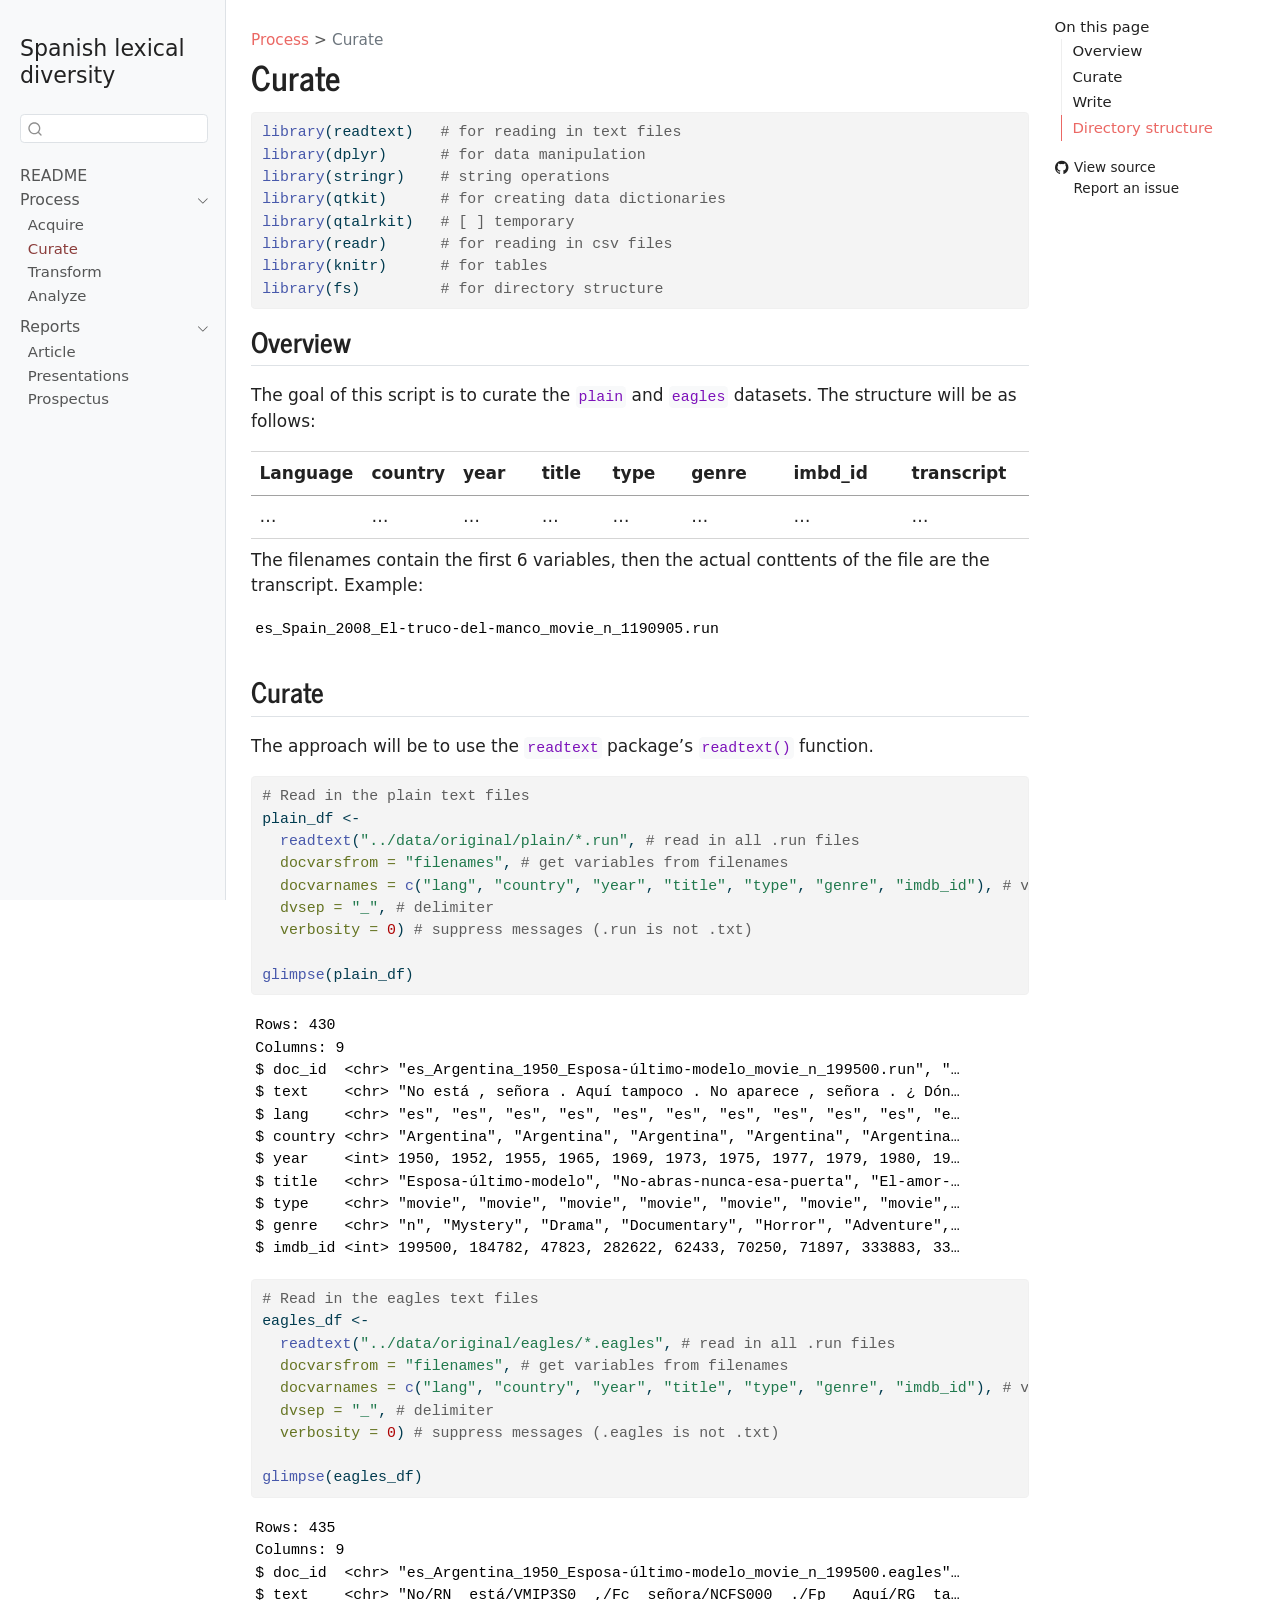
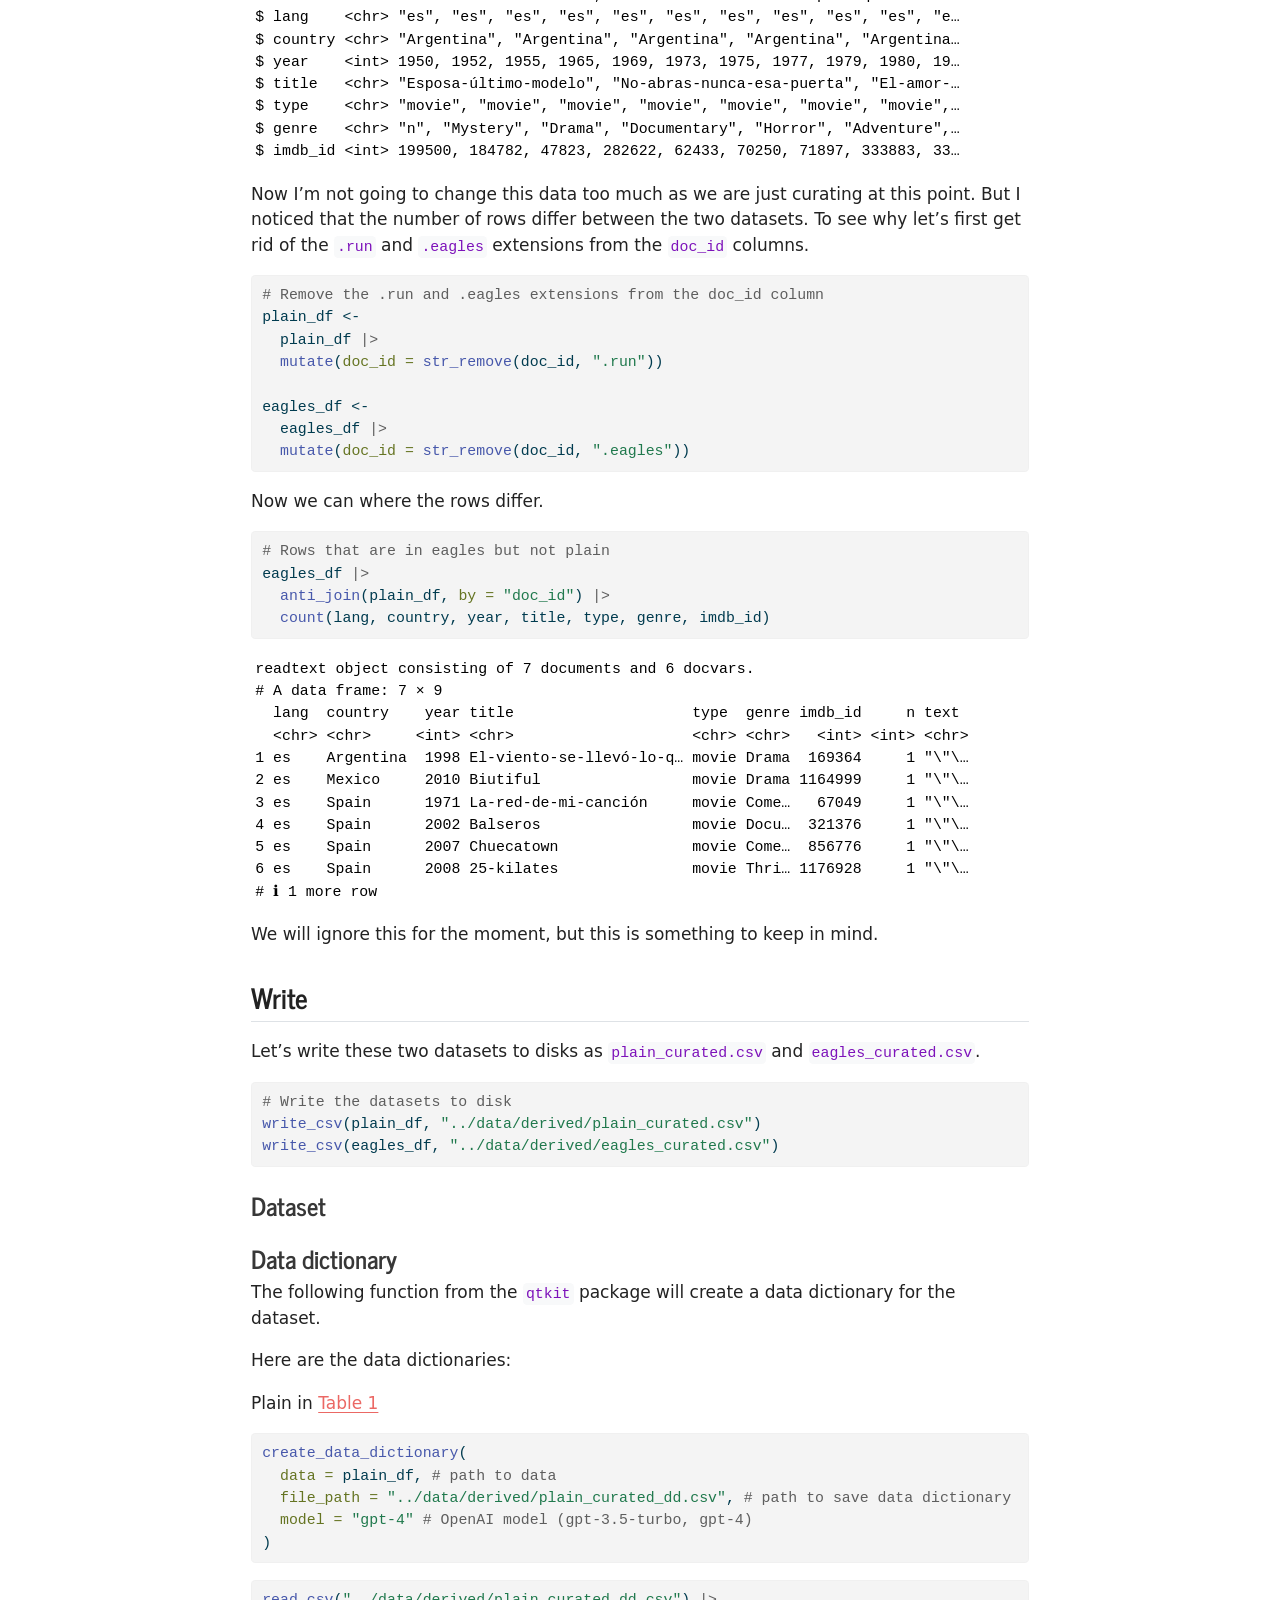
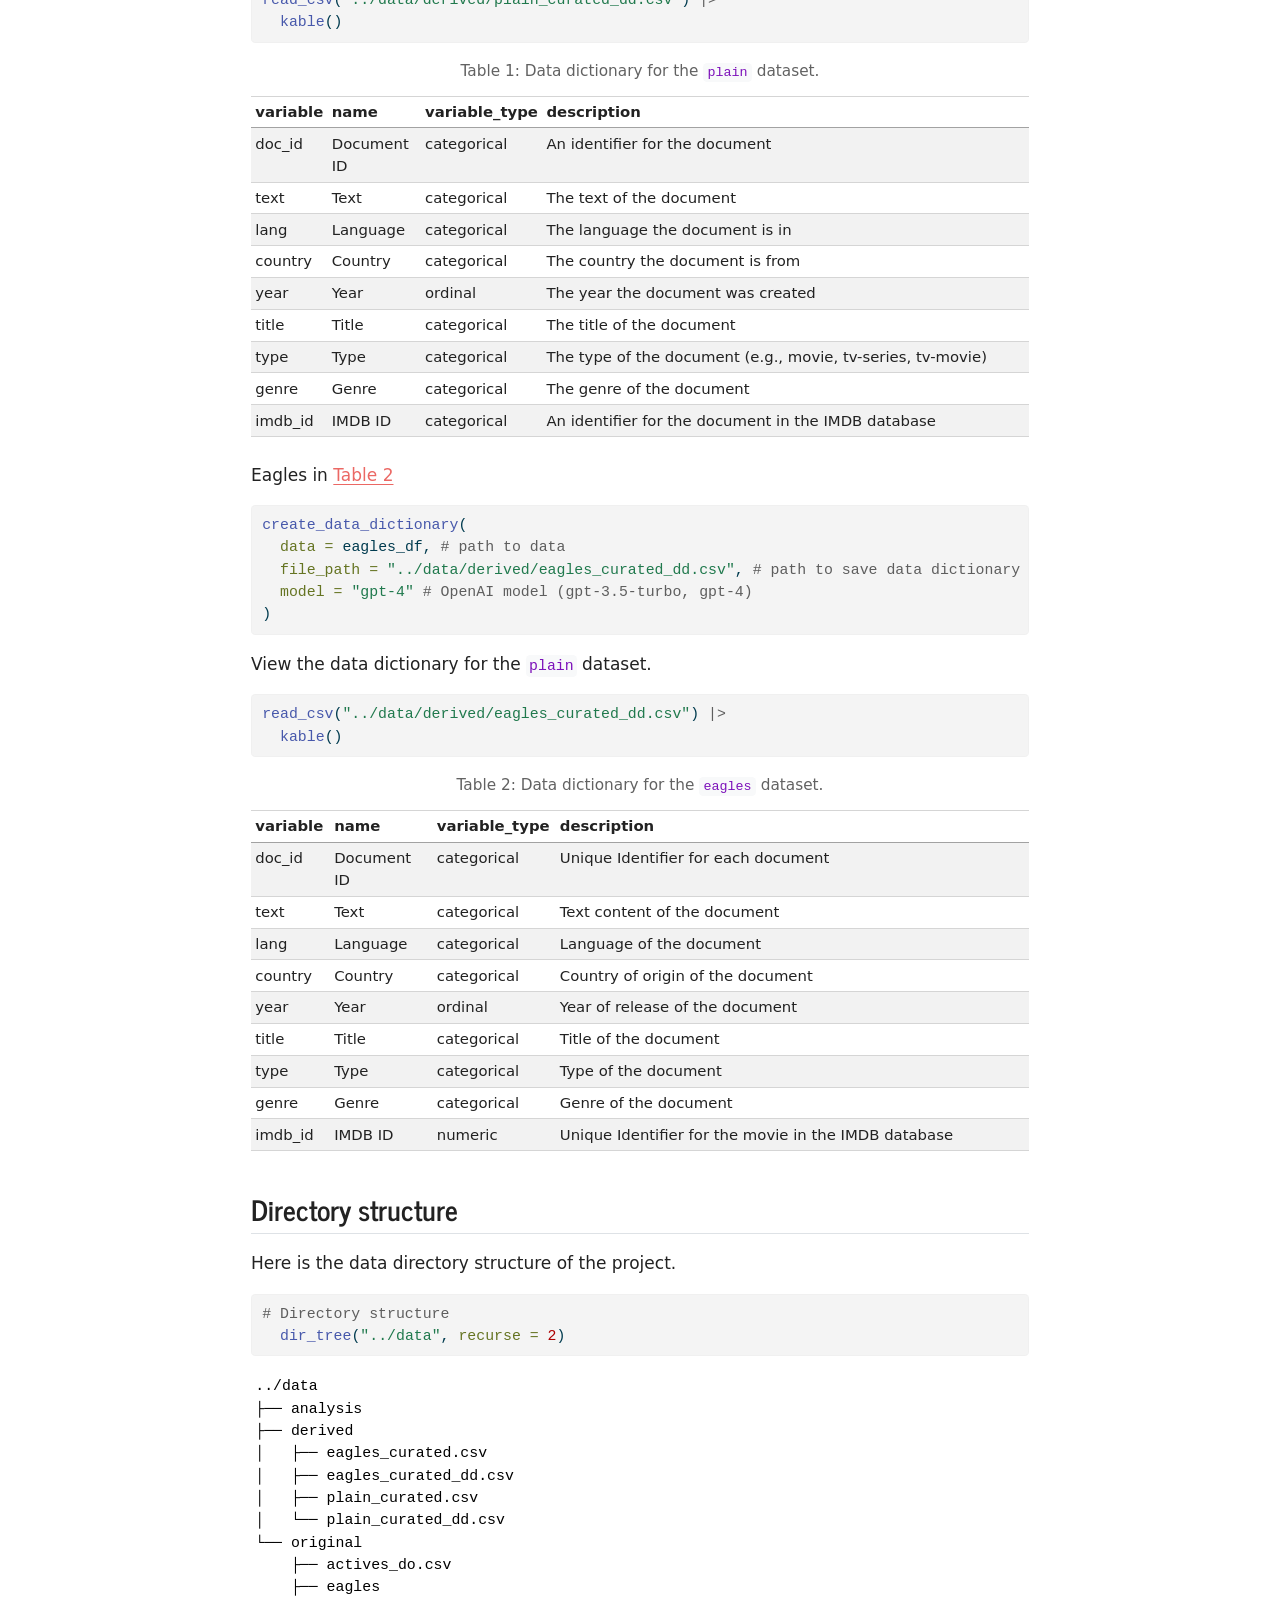
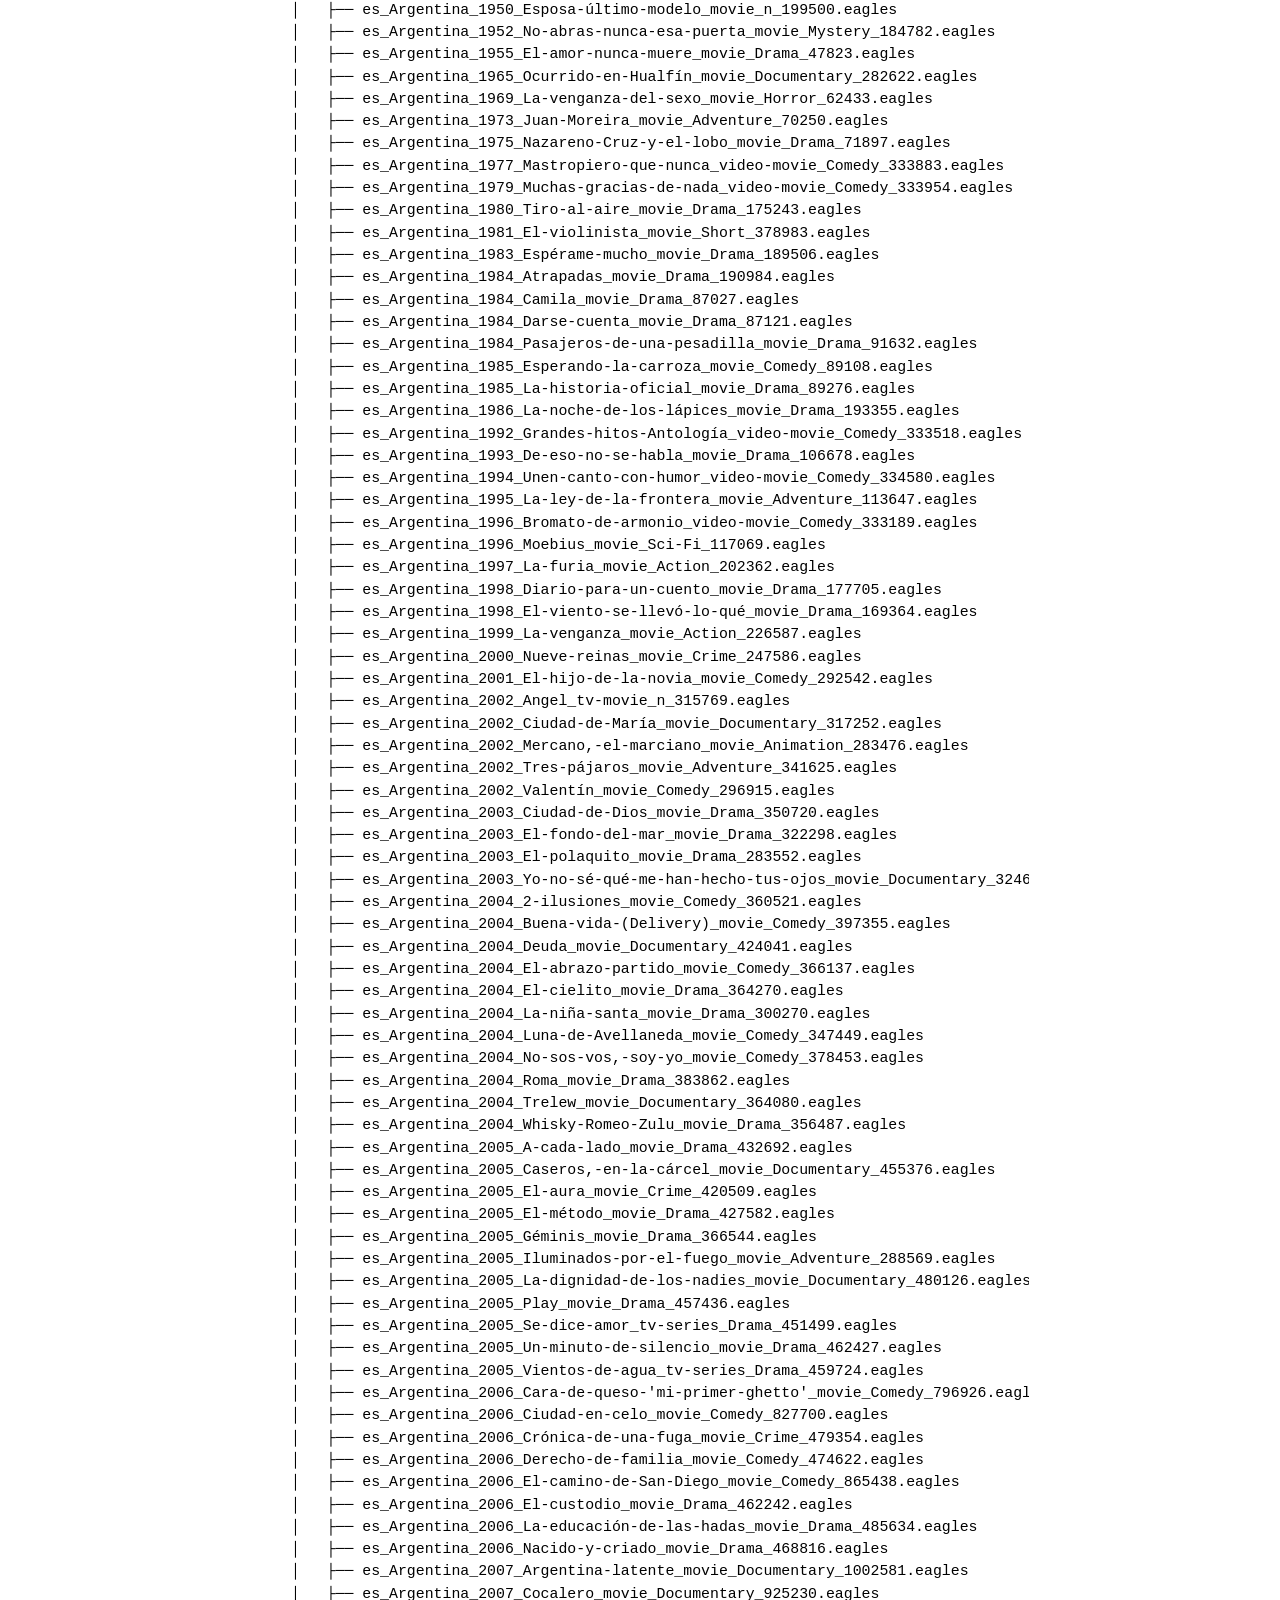
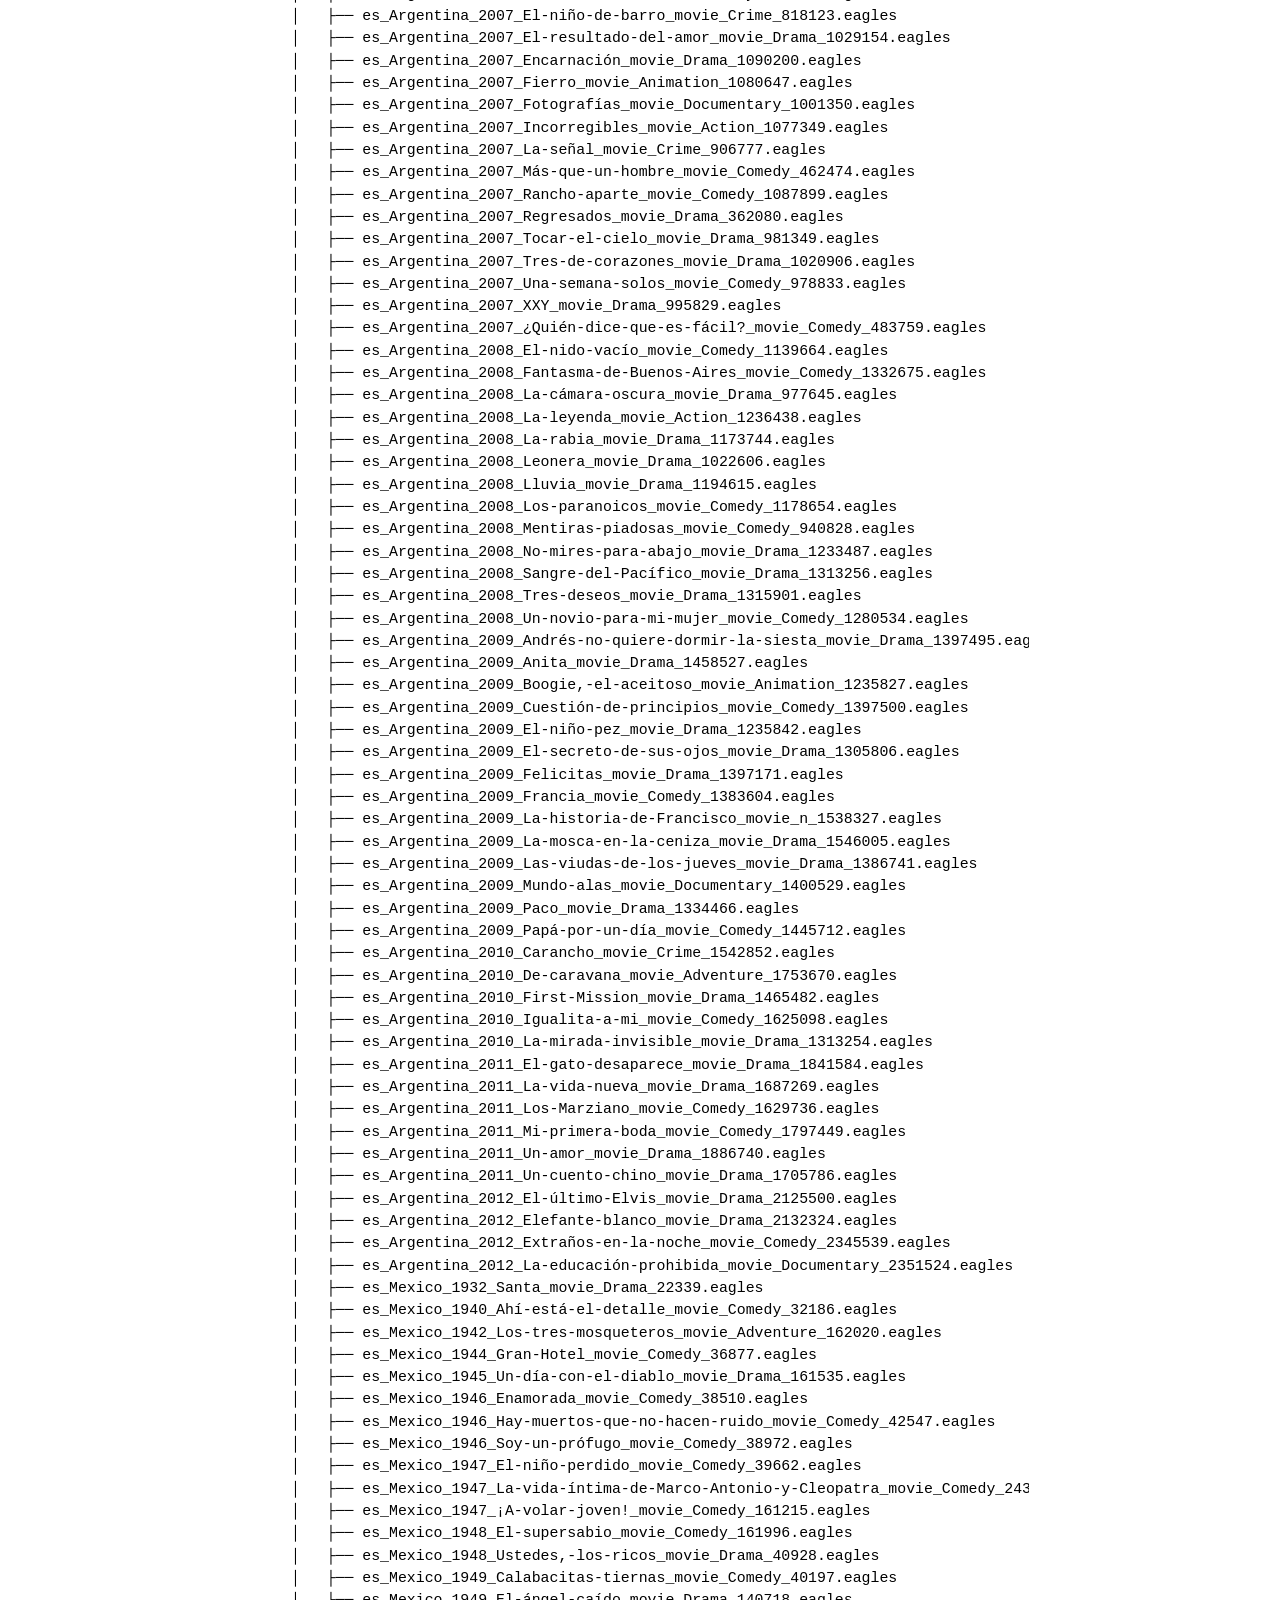
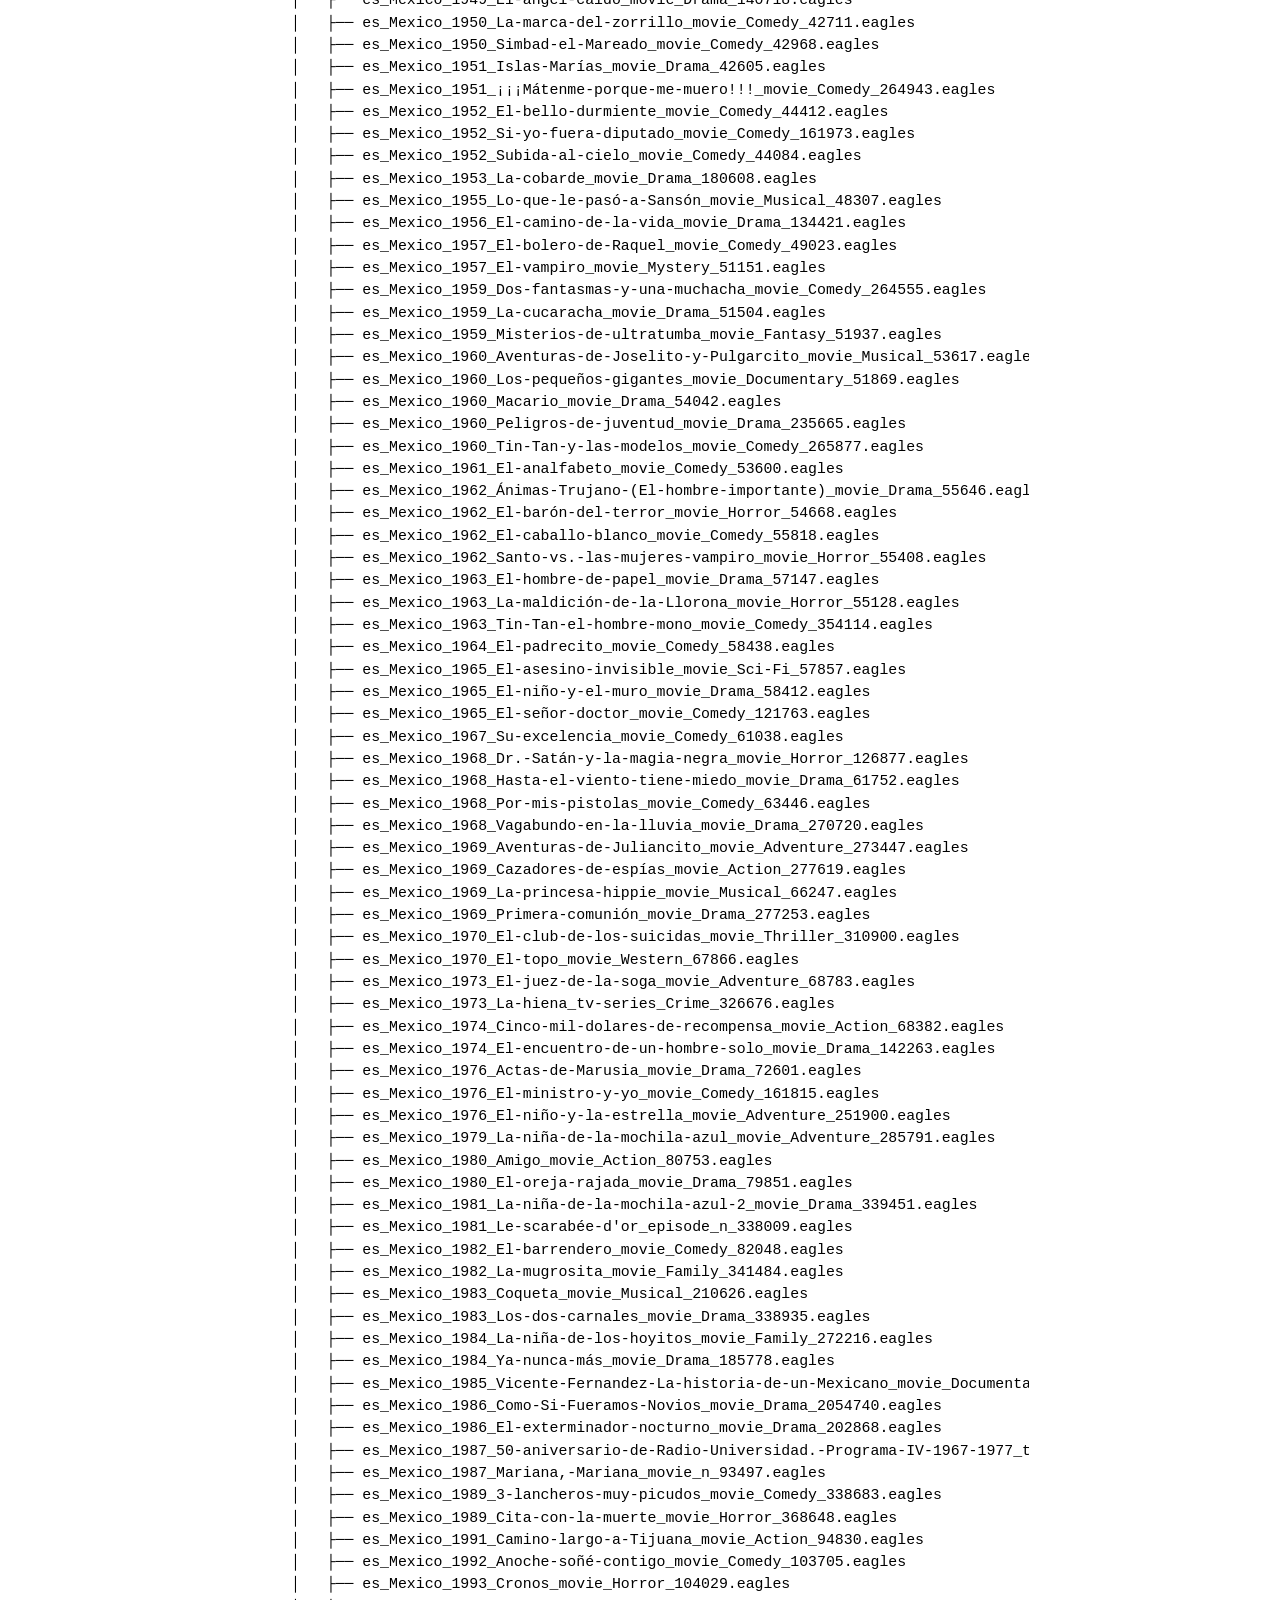
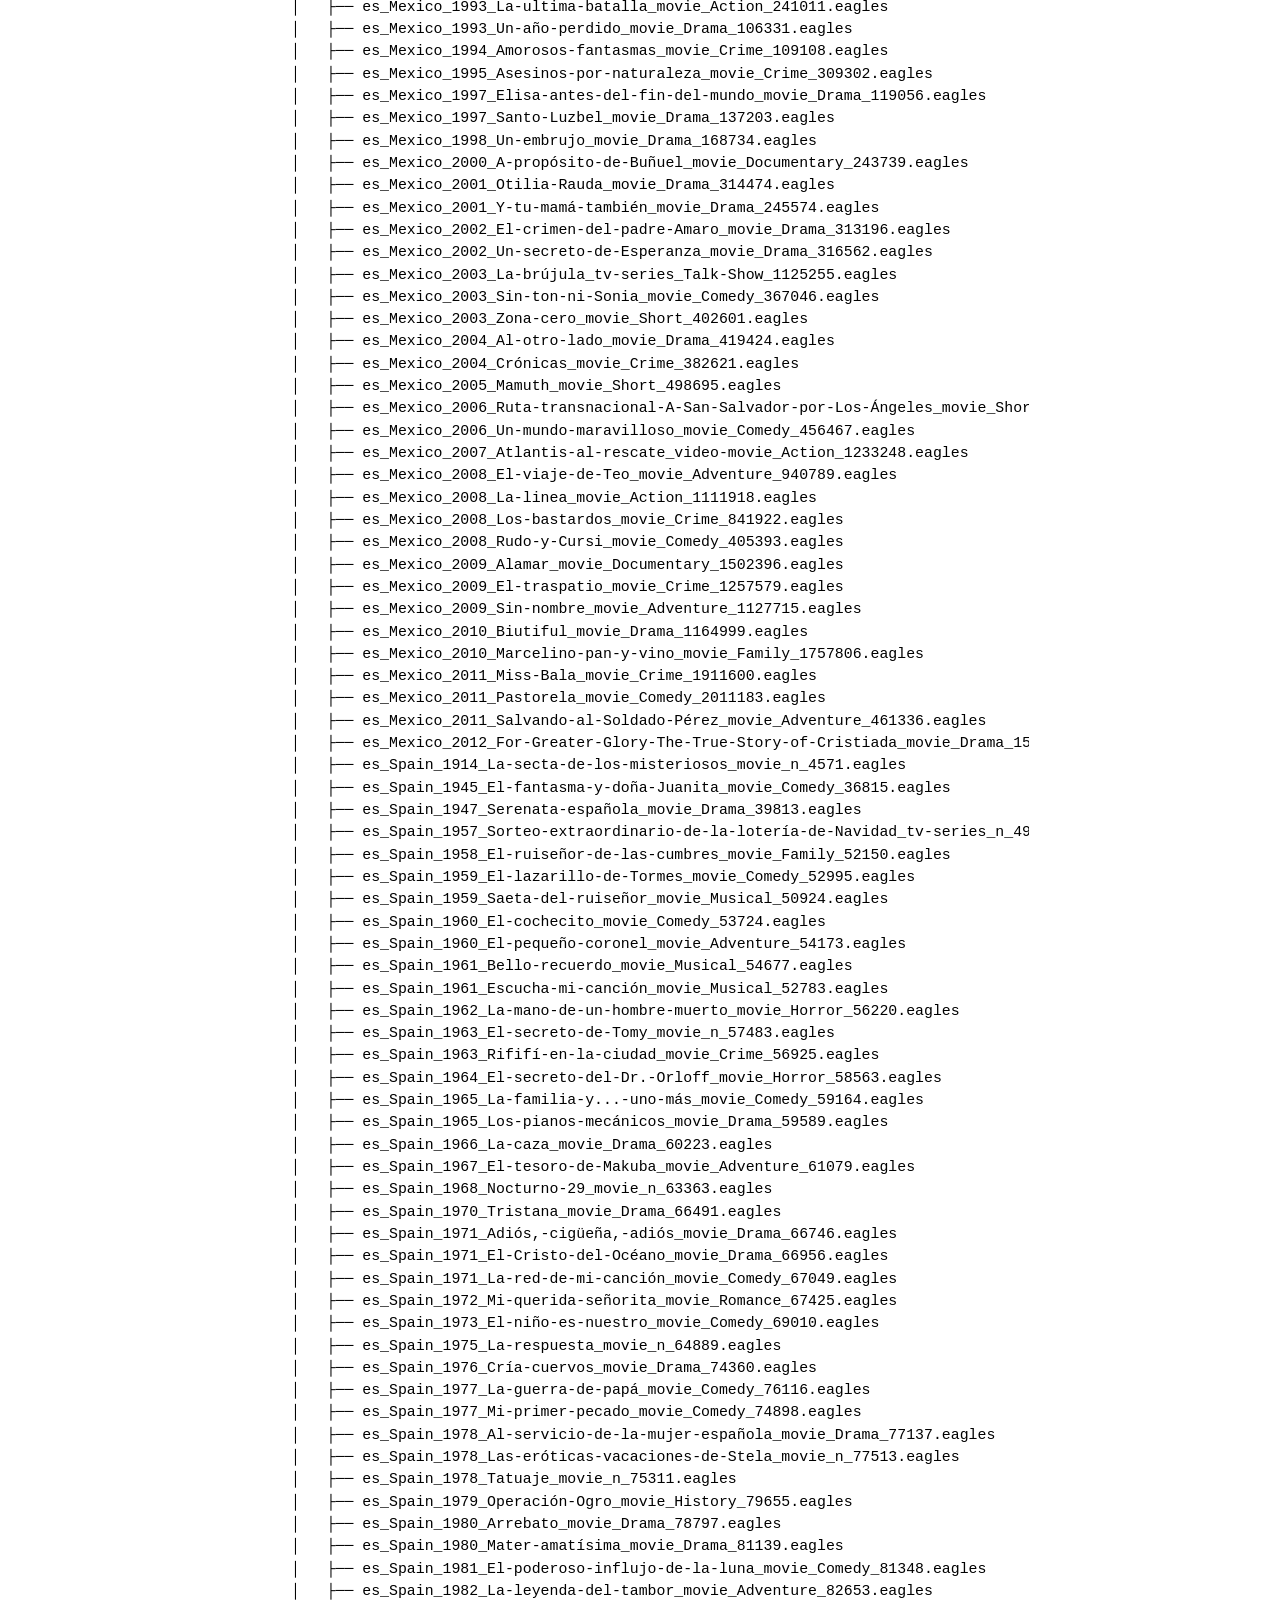
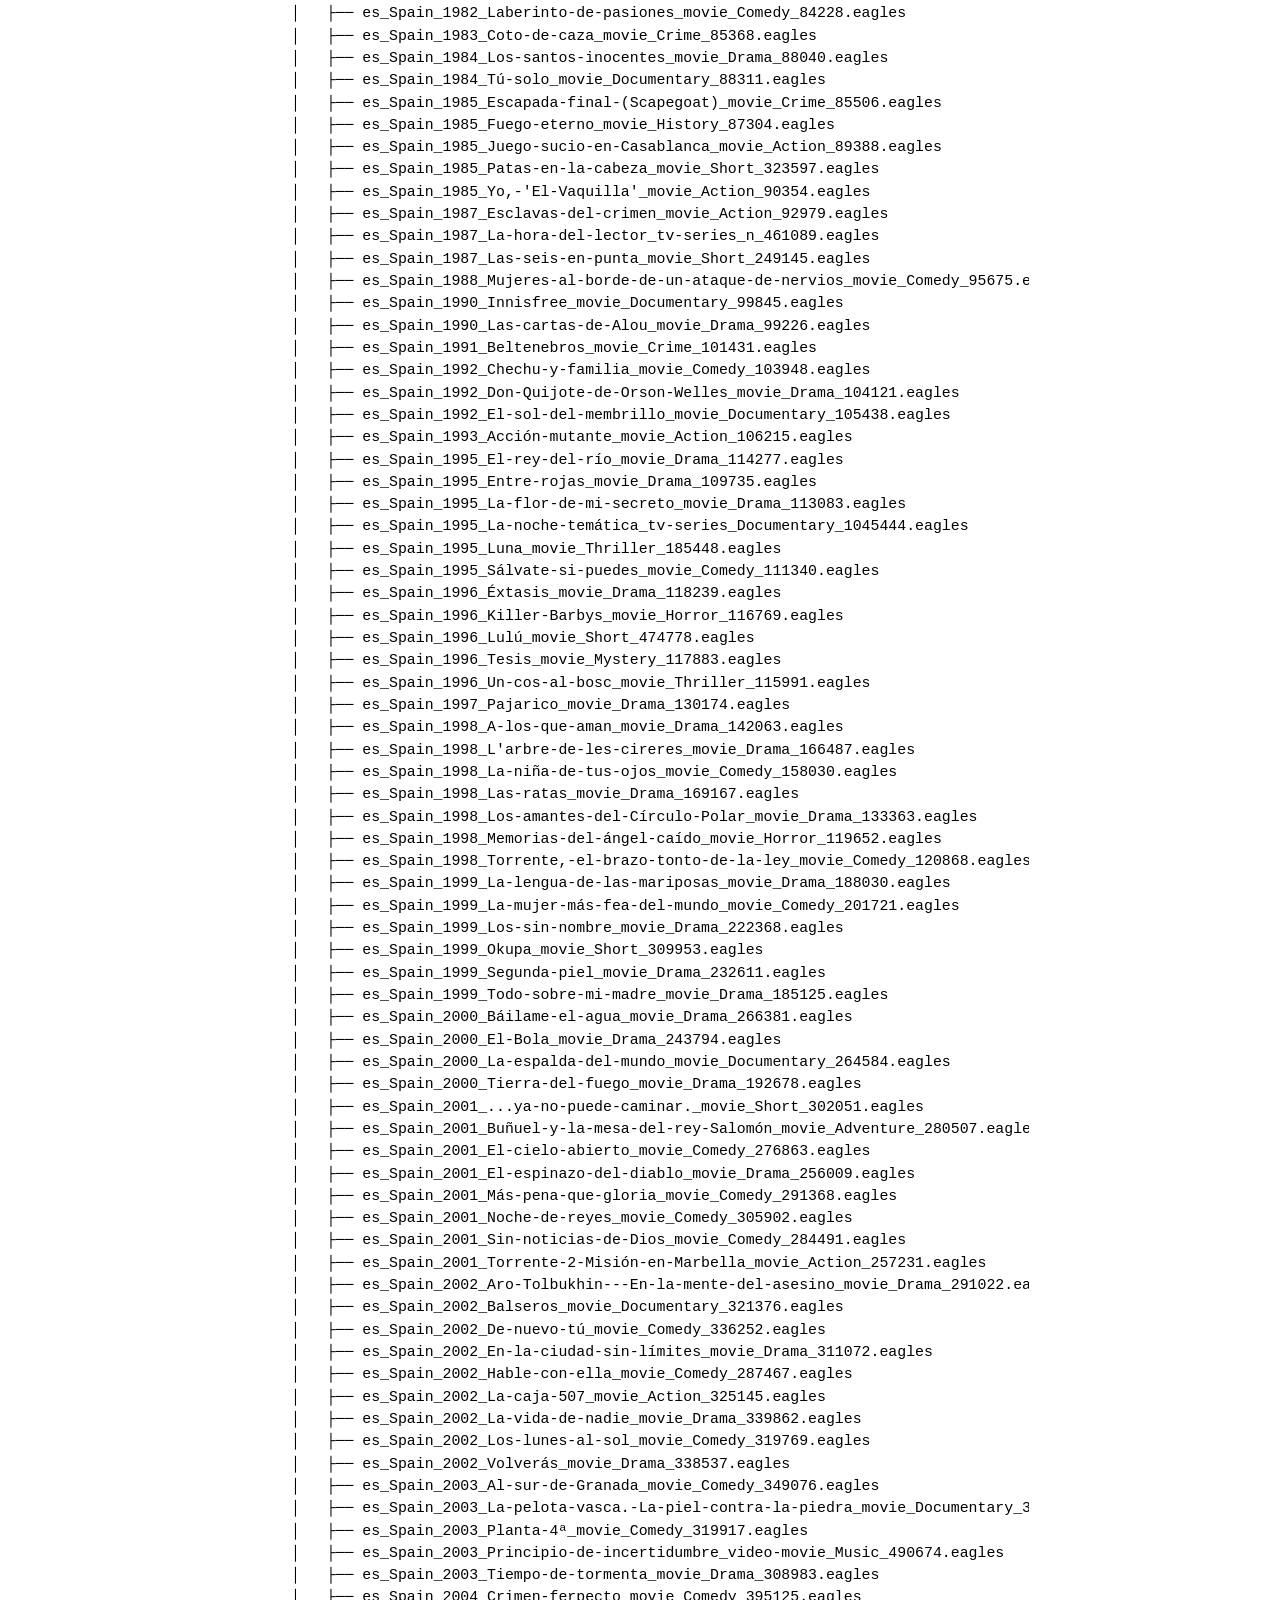
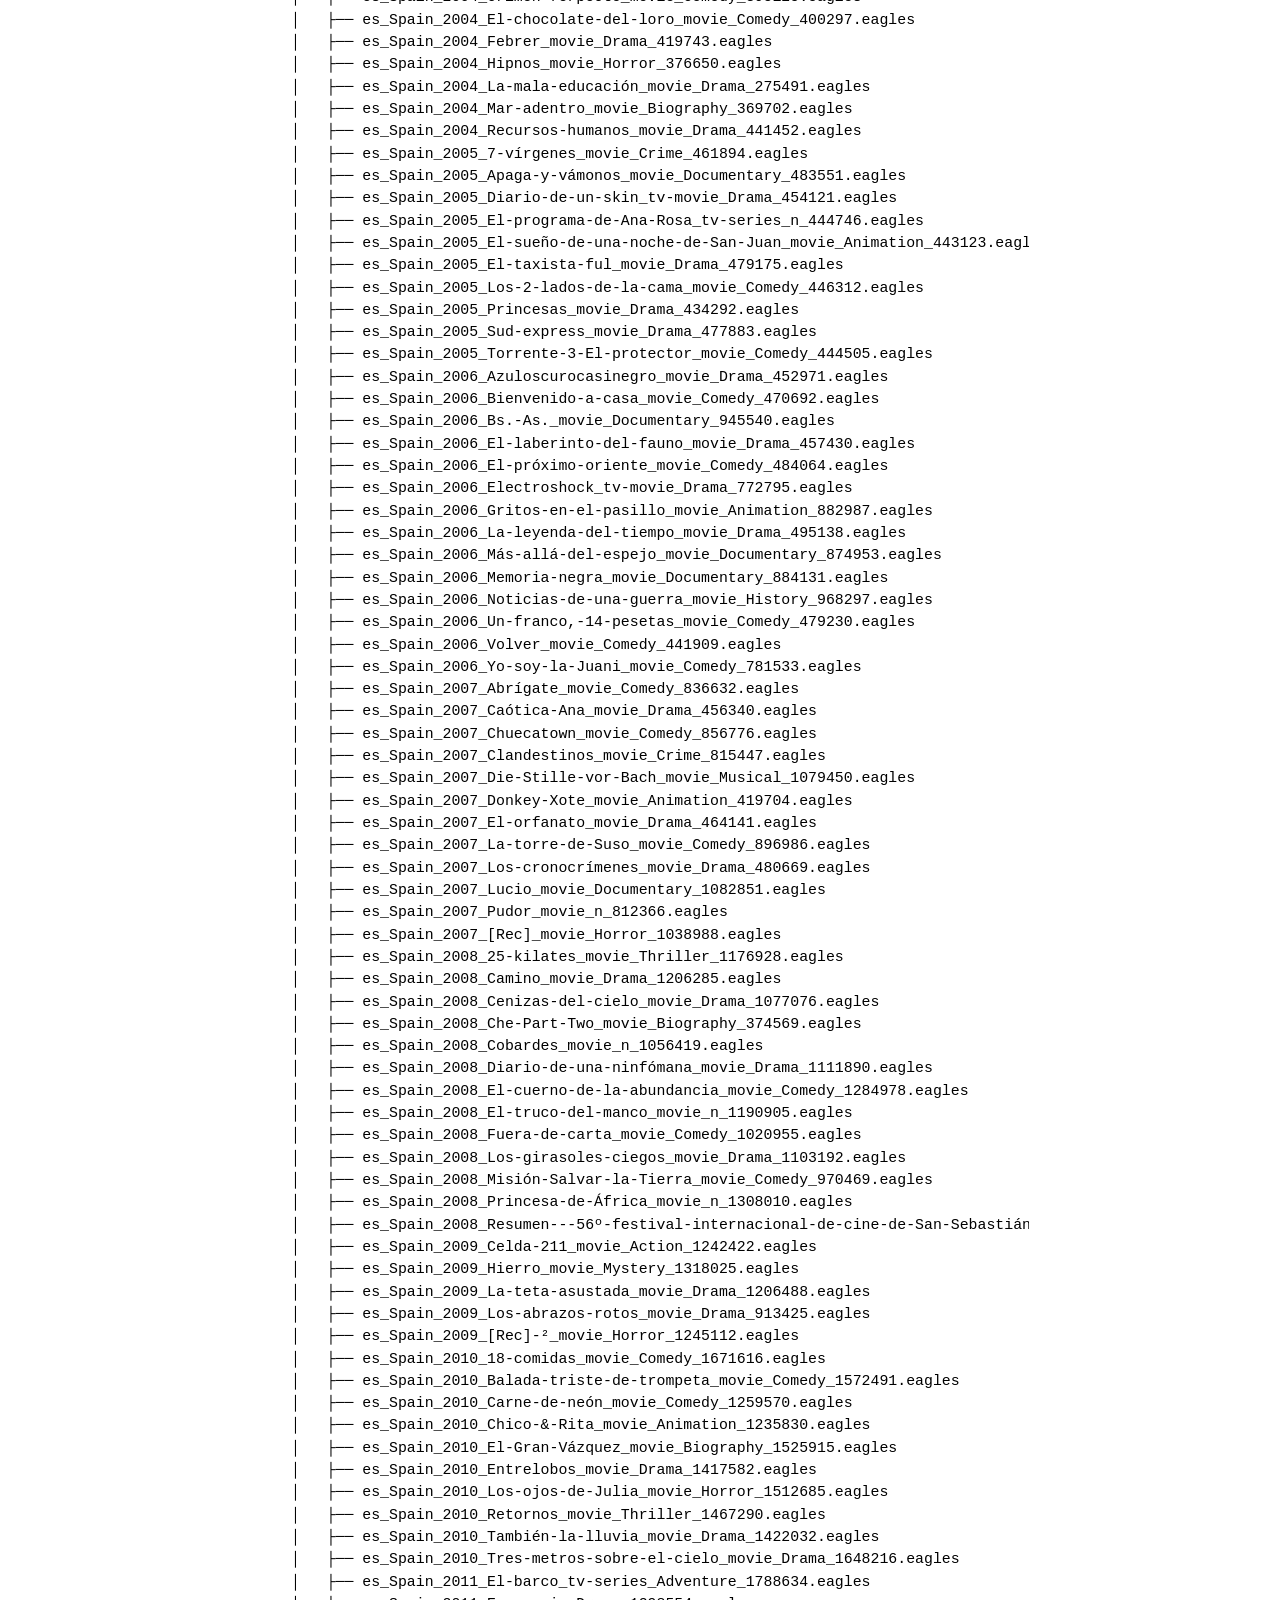
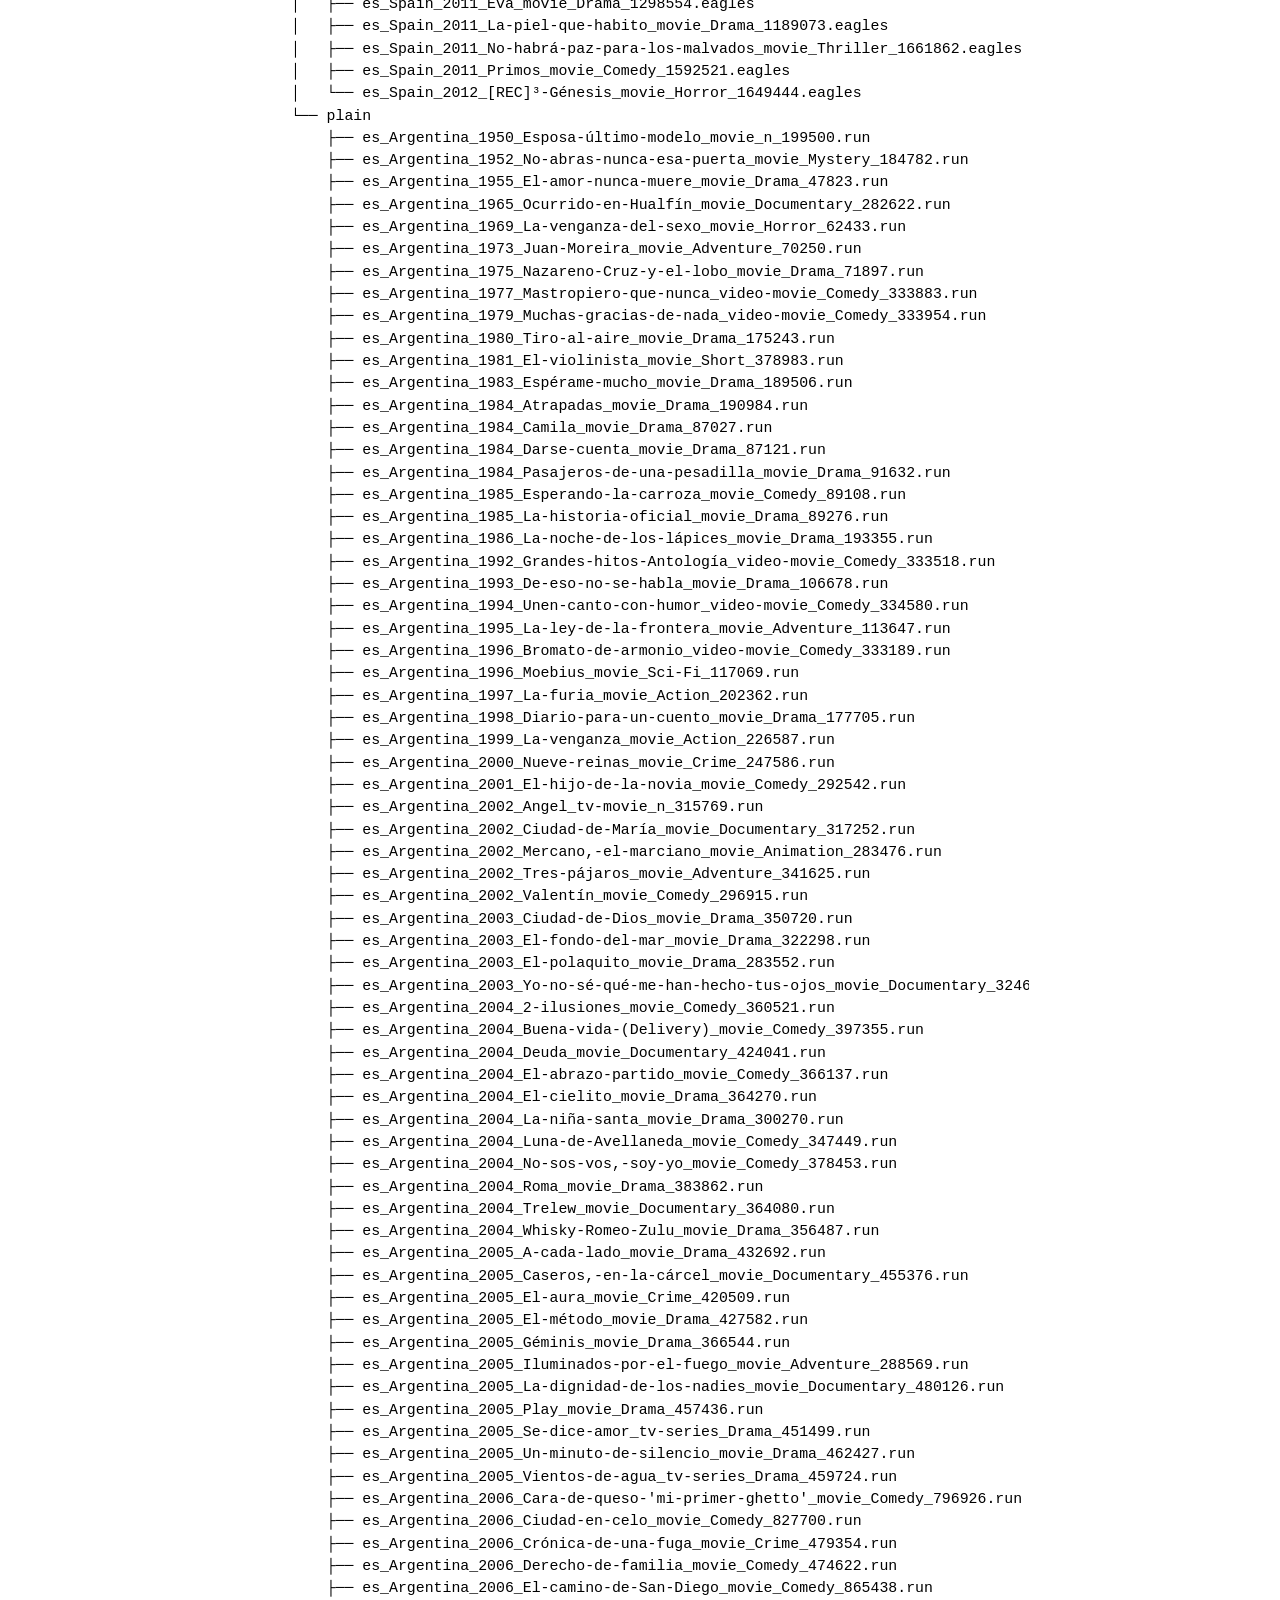
<file: process/2_curate.html>
<!DOCTYPE html>
<html xmlns="http://www.w3.org/1999/xhtml" lang="en" xml:lang="en"><head>

<meta charset="utf-8">
<meta name="generator" content="quarto-1.4.551">

<meta name="viewport" content="width=device-width, initial-scale=1.0, user-scalable=yes">


<title>Spanish lexical diversity - Curate</title>
<style>
code{white-space: pre-wrap;}
span.smallcaps{font-variant: small-caps;}
div.columns{display: flex; gap: min(4vw, 1.5em);}
div.column{flex: auto; overflow-x: auto;}
div.hanging-indent{margin-left: 1.5em; text-indent: -1.5em;}
ul.task-list{list-style: none;}
ul.task-list li input[type="checkbox"] {
  width: 0.8em;
  margin: 0 0.8em 0.2em -1em; /* quarto-specific, see https://github.com/quarto-dev/quarto-cli/issues/4556 */ 
  vertical-align: middle;
}
/* CSS for syntax highlighting */
pre > code.sourceCode { white-space: pre; position: relative; }
pre > code.sourceCode > span { line-height: 1.25; }
pre > code.sourceCode > span:empty { height: 1.2em; }
.sourceCode { overflow: visible; }
code.sourceCode > span { color: inherit; text-decoration: inherit; }
div.sourceCode { margin: 1em 0; }
pre.sourceCode { margin: 0; }
@media screen {
div.sourceCode { overflow: auto; }
}
@media print {
pre > code.sourceCode { white-space: pre-wrap; }
pre > code.sourceCode > span { text-indent: -5em; padding-left: 5em; }
}
pre.numberSource code
  { counter-reset: source-line 0; }
pre.numberSource code > span
  { position: relative; left: -4em; counter-increment: source-line; }
pre.numberSource code > span > a:first-child::before
  { content: counter(source-line);
    position: relative; left: -1em; text-align: right; vertical-align: baseline;
    border: none; display: inline-block;
    -webkit-touch-callout: none; -webkit-user-select: none;
    -khtml-user-select: none; -moz-user-select: none;
    -ms-user-select: none; user-select: none;
    padding: 0 4px; width: 4em;
  }
pre.numberSource { margin-left: 3em;  padding-left: 4px; }
div.sourceCode
  {   }
@media screen {
pre > code.sourceCode > span > a:first-child::before { text-decoration: underline; }
}
</style>


<script src="../site_libs/quarto-nav/quarto-nav.js"></script>
<script src="../site_libs/quarto-nav/headroom.min.js"></script>
<script src="../site_libs/clipboard/clipboard.min.js"></script>
<script src="../site_libs/quarto-search/autocomplete.umd.js"></script>
<script src="../site_libs/quarto-search/fuse.min.js"></script>
<script src="../site_libs/quarto-search/quarto-search.js"></script>
<meta name="quarto:offset" content="../">
<script src="../site_libs/quarto-html/quarto.js"></script>
<script src="../site_libs/quarto-html/popper.min.js"></script>
<script src="../site_libs/quarto-html/tippy.umd.min.js"></script>
<script src="../site_libs/quarto-html/anchor.min.js"></script>
<link href="../site_libs/quarto-html/tippy.css" rel="stylesheet">
<link href="../site_libs/quarto-html/quarto-syntax-highlighting.css" rel="stylesheet" id="quarto-text-highlighting-styles">
<script src="../site_libs/bootstrap/bootstrap.min.js"></script>
<link href="../site_libs/bootstrap/bootstrap-icons.css" rel="stylesheet">
<link href="../site_libs/bootstrap/bootstrap.min.css" rel="stylesheet" id="quarto-bootstrap" data-mode="light">
<script id="quarto-search-options" type="application/json">{
  "location": "sidebar",
  "copy-button": false,
  "collapse-after": 3,
  "panel-placement": "start",
  "type": "textbox",
  "limit": 50,
  "keyboard-shortcut": [
    "f",
    "/",
    "s"
  ],
  "show-item-context": false,
  "language": {
    "search-no-results-text": "No results",
    "search-matching-documents-text": "matching documents",
    "search-copy-link-title": "Copy link to search",
    "search-hide-matches-text": "Hide additional matches",
    "search-more-match-text": "more match in this document",
    "search-more-matches-text": "more matches in this document",
    "search-clear-button-title": "Clear",
    "search-text-placeholder": "",
    "search-detached-cancel-button-title": "Cancel",
    "search-submit-button-title": "Submit",
    "search-label": "Search"
  }
}</script>


</head>

<body class="nav-sidebar docked">

<div id="quarto-search-results"></div>
  <header id="quarto-header" class="headroom fixed-top">
  <nav class="quarto-secondary-nav">
    <div class="container-fluid d-flex">
      <button type="button" class="quarto-btn-toggle btn" data-bs-toggle="collapse" data-bs-target=".quarto-sidebar-collapse-item" aria-controls="quarto-sidebar" aria-expanded="false" aria-label="Toggle sidebar navigation" onclick="if (window.quartoToggleHeadroom) { window.quartoToggleHeadroom(); }">
        <i class="bi bi-layout-text-sidebar-reverse"></i>
      </button>
        <nav class="quarto-page-breadcrumbs" aria-label="breadcrumb"><ol class="breadcrumb"><li class="breadcrumb-item"><a href="../process/1_acquire.html">Process</a></li><li class="breadcrumb-item"><a href="../process/2_curate.html">Curate</a></li></ol></nav>
        <a class="flex-grow-1" role="button" data-bs-toggle="collapse" data-bs-target=".quarto-sidebar-collapse-item" aria-controls="quarto-sidebar" aria-expanded="false" aria-label="Toggle sidebar navigation" onclick="if (window.quartoToggleHeadroom) { window.quartoToggleHeadroom(); }">      
        </a>
      <button type="button" class="btn quarto-search-button" aria-label="" onclick="window.quartoOpenSearch();">
        <i class="bi bi-search"></i>
      </button>
    </div>
  </nav>
</header>
<!-- content -->
<div id="quarto-content" class="quarto-container page-columns page-rows-contents page-layout-article">
<!-- sidebar -->
  <nav id="quarto-sidebar" class="sidebar collapse collapse-horizontal quarto-sidebar-collapse-item sidebar-navigation docked overflow-auto">
    <div class="pt-lg-2 mt-2 text-left sidebar-header">
    <div class="sidebar-title mb-0 py-0">
      <a href="../">Spanish lexical diversity</a> 
    </div>
      </div>
        <div class="mt-2 flex-shrink-0 align-items-center">
        <div class="sidebar-search">
        <div id="quarto-search" class="" title="Search"></div>
        </div>
        </div>
    <div class="sidebar-menu-container"> 
    <ul class="list-unstyled mt-1">
        <li class="sidebar-item">
  <div class="sidebar-item-container"> 
  <a href="../index.html" class="sidebar-item-text sidebar-link">
 <span class="menu-text">README</span></a>
  </div>
</li>
        <li class="sidebar-item sidebar-item-section">
      <div class="sidebar-item-container"> 
            <a class="sidebar-item-text sidebar-link text-start" data-bs-toggle="collapse" data-bs-target="#quarto-sidebar-section-1" aria-expanded="true">
 <span class="menu-text">Process</span></a>
          <a class="sidebar-item-toggle text-start" data-bs-toggle="collapse" data-bs-target="#quarto-sidebar-section-1" aria-expanded="true" aria-label="Toggle section">
            <i class="bi bi-chevron-right ms-2"></i>
          </a> 
      </div>
      <ul id="quarto-sidebar-section-1" class="collapse list-unstyled sidebar-section depth1 show">  
          <li class="sidebar-item">
  <div class="sidebar-item-container"> 
  <a href="../process/1_acquire.html" class="sidebar-item-text sidebar-link">
 <span class="menu-text">Acquire</span></a>
  </div>
</li>
          <li class="sidebar-item">
  <div class="sidebar-item-container"> 
  <a href="../process/2_curate.html" class="sidebar-item-text sidebar-link active">
 <span class="menu-text">Curate</span></a>
  </div>
</li>
          <li class="sidebar-item">
  <div class="sidebar-item-container"> 
  <a href="../process/3_transform.html" class="sidebar-item-text sidebar-link">
 <span class="menu-text">Transform</span></a>
  </div>
</li>
          <li class="sidebar-item">
  <div class="sidebar-item-container"> 
  <a href="../process/4_analyze.html" class="sidebar-item-text sidebar-link">
 <span class="menu-text">Analyze</span></a>
  </div>
</li>
      </ul>
  </li>
        <li class="sidebar-item sidebar-item-section">
      <div class="sidebar-item-container"> 
            <a class="sidebar-item-text sidebar-link text-start" data-bs-toggle="collapse" data-bs-target="#quarto-sidebar-section-2" aria-expanded="true">
 <span class="menu-text">Reports</span></a>
          <a class="sidebar-item-toggle text-start" data-bs-toggle="collapse" data-bs-target="#quarto-sidebar-section-2" aria-expanded="true" aria-label="Toggle section">
            <i class="bi bi-chevron-right ms-2"></i>
          </a> 
      </div>
      <ul id="quarto-sidebar-section-2" class="collapse list-unstyled sidebar-section depth1 show">  
          <li class="sidebar-item">
  <div class="sidebar-item-container"> 
  <a href="../reports/article.html" class="sidebar-item-text sidebar-link">
 <span class="menu-text">Article</span></a>
  </div>
</li>
          <li class="sidebar-item">
  <div class="sidebar-item-container"> 
  <a href="../reports/presentations.html" class="sidebar-item-text sidebar-link">
 <span class="menu-text">Presentations</span></a>
  </div>
</li>
          <li class="sidebar-item">
  <div class="sidebar-item-container"> 
  <a href="../reports/prospectus.html" class="sidebar-item-text sidebar-link">
 <span class="menu-text">Prospectus</span></a>
  </div>
</li>
      </ul>
  </li>
    </ul>
    </div>
</nav>
<div id="quarto-sidebar-glass" class="quarto-sidebar-collapse-item" data-bs-toggle="collapse" data-bs-target=".quarto-sidebar-collapse-item"></div>
<!-- margin-sidebar -->
    <div id="quarto-margin-sidebar" class="sidebar margin-sidebar">
        <nav id="TOC" role="doc-toc" class="toc-active">
    <h2 id="toc-title">On this page</h2>
   
  <ul>
  <li><a href="#overview" id="toc-overview" class="nav-link active" data-scroll-target="#overview">Overview</a></li>
  <li><a href="#curate" id="toc-curate" class="nav-link" data-scroll-target="#curate">Curate</a></li>
  <li><a href="#write" id="toc-write" class="nav-link" data-scroll-target="#write">Write</a>
  <ul class="collapse">
  <li><a href="#dataset" id="toc-dataset" class="nav-link" data-scroll-target="#dataset">Dataset</a></li>
  <li><a href="#data-dictionary" id="toc-data-dictionary" class="nav-link" data-scroll-target="#data-dictionary">Data dictionary</a></li>
  </ul></li>
  <li><a href="#directory-structure" id="toc-directory-structure" class="nav-link" data-scroll-target="#directory-structure">Directory structure</a></li>
  </ul>
<div class="toc-actions"><ul><li><a href="https://github.com/lin-380-s24/project_renv/blob/main/process/2_curate.qmd" class="toc-action"><i class="bi bi-github"></i>View source</a></li><li><a href="https://github.com/lin-380-s24/project_renv/issues/new" class="toc-action"><i class="bi empty"></i>Report an issue</a></li></ul></div></nav>
    </div>
<!-- main -->
<main class="content" id="quarto-document-content">

<header id="title-block-header" class="quarto-title-block default"><nav class="quarto-page-breadcrumbs quarto-title-breadcrumbs d-none d-lg-block" aria-label="breadcrumb"><ol class="breadcrumb"><li class="breadcrumb-item"><a href="../process/1_acquire.html">Process</a></li><li class="breadcrumb-item"><a href="../process/2_curate.html">Curate</a></li></ol></nav>
<div class="quarto-title">
<h1 class="title">Curate</h1>
</div>



<div class="quarto-title-meta">

    
  
    
  </div>
  


</header>


<div class="cell">
<div class="sourceCode cell-code" id="cb1"><pre class="sourceCode r code-with-copy"><code class="sourceCode r"><span id="cb1-1"><a href="#cb1-1" aria-hidden="true" tabindex="-1"></a><span class="fu">library</span>(readtext)   <span class="co"># for reading in text files</span></span>
<span id="cb1-2"><a href="#cb1-2" aria-hidden="true" tabindex="-1"></a><span class="fu">library</span>(dplyr)      <span class="co"># for data manipulation</span></span>
<span id="cb1-3"><a href="#cb1-3" aria-hidden="true" tabindex="-1"></a><span class="fu">library</span>(stringr)    <span class="co"># string operations</span></span>
<span id="cb1-4"><a href="#cb1-4" aria-hidden="true" tabindex="-1"></a><span class="fu">library</span>(qtkit)      <span class="co"># for creating data dictionaries</span></span>
<span id="cb1-5"><a href="#cb1-5" aria-hidden="true" tabindex="-1"></a><span class="fu">library</span>(qtalrkit)   <span class="co"># [ ] temporary</span></span>
<span id="cb1-6"><a href="#cb1-6" aria-hidden="true" tabindex="-1"></a><span class="fu">library</span>(readr)      <span class="co"># for reading in csv files</span></span>
<span id="cb1-7"><a href="#cb1-7" aria-hidden="true" tabindex="-1"></a><span class="fu">library</span>(knitr)      <span class="co"># for tables</span></span>
<span id="cb1-8"><a href="#cb1-8" aria-hidden="true" tabindex="-1"></a><span class="fu">library</span>(fs)         <span class="co"># for directory structure</span></span></code><button title="Copy to Clipboard" class="code-copy-button"><i class="bi"></i></button></pre></div>
</div>
<section id="overview" class="level2">
<h2 class="anchored" data-anchor-id="overview">Overview</h2>
<p>The goal of this script is to curate the <code>plain</code> and <code>eagles</code> datasets. The structure will be as follows:</p>
<table class="table">
<colgroup>
<col style="width: 13%">
<col style="width: 9%">
<col style="width: 10%">
<col style="width: 9%">
<col style="width: 10%">
<col style="width: 13%">
<col style="width: 15%">
<col style="width: 16%">
</colgroup>
<thead>
<tr class="header">
<th>Language</th>
<th>country</th>
<th>year</th>
<th>title</th>
<th>type</th>
<th>genre</th>
<th>imbd_id</th>
<th>transcript</th>
</tr>
</thead>
<tbody>
<tr class="odd">
<td>…</td>
<td>…</td>
<td>…</td>
<td>…</td>
<td>…</td>
<td>…</td>
<td>…</td>
<td>…</td>
</tr>
</tbody>
</table>
<p>The filenames contain the first 6 variables, then the actual conttents of the file are the transcript. Example:</p>
<pre><code>es_Spain_2008_El-truco-del-manco_movie_n_1190905.run</code></pre>
</section>
<section id="curate" class="level2">
<h2 class="anchored" data-anchor-id="curate">Curate</h2>
<p>The approach will be to use the <code>readtext</code> package’s <code>readtext()</code> function.</p>
<div class="cell">
<div class="sourceCode cell-code" id="cb3"><pre class="sourceCode r code-with-copy"><code class="sourceCode r"><span id="cb3-1"><a href="#cb3-1" aria-hidden="true" tabindex="-1"></a><span class="co"># Read in the plain text files</span></span>
<span id="cb3-2"><a href="#cb3-2" aria-hidden="true" tabindex="-1"></a>plain_df <span class="ot">&lt;-</span></span>
<span id="cb3-3"><a href="#cb3-3" aria-hidden="true" tabindex="-1"></a>  <span class="fu">readtext</span>(<span class="st">"../data/original/plain/*.run"</span>, <span class="co"># read in all .run files</span></span>
<span id="cb3-4"><a href="#cb3-4" aria-hidden="true" tabindex="-1"></a>  <span class="at">docvarsfrom =</span> <span class="st">"filenames"</span>, <span class="co"># get variables from filenames</span></span>
<span id="cb3-5"><a href="#cb3-5" aria-hidden="true" tabindex="-1"></a>  <span class="at">docvarnames =</span> <span class="fu">c</span>(<span class="st">"lang"</span>, <span class="st">"country"</span>, <span class="st">"year"</span>, <span class="st">"title"</span>, <span class="st">"type"</span>, <span class="st">"genre"</span>, <span class="st">"imdb_id"</span>), <span class="co"># variables from filenames</span></span>
<span id="cb3-6"><a href="#cb3-6" aria-hidden="true" tabindex="-1"></a>  <span class="at">dvsep =</span> <span class="st">"_"</span>, <span class="co"># delimiter</span></span>
<span id="cb3-7"><a href="#cb3-7" aria-hidden="true" tabindex="-1"></a>  <span class="at">verbosity =</span> <span class="dv">0</span>) <span class="co"># suppress messages (.run is not .txt)</span></span>
<span id="cb3-8"><a href="#cb3-8" aria-hidden="true" tabindex="-1"></a></span>
<span id="cb3-9"><a href="#cb3-9" aria-hidden="true" tabindex="-1"></a><span class="fu">glimpse</span>(plain_df)</span></code><button title="Copy to Clipboard" class="code-copy-button"><i class="bi"></i></button></pre></div>
<div class="cell-output cell-output-stdout">
<pre><code>Rows: 430
Columns: 9
$ doc_id  &lt;chr&gt; "es_Argentina_1950_Esposa-último-modelo_movie_n_199500.run", "…
$ text    &lt;chr&gt; "No está , señora . Aquí tampoco . No aparece , señora . ¿ Dón…
$ lang    &lt;chr&gt; "es", "es", "es", "es", "es", "es", "es", "es", "es", "es", "e…
$ country &lt;chr&gt; "Argentina", "Argentina", "Argentina", "Argentina", "Argentina…
$ year    &lt;int&gt; 1950, 1952, 1955, 1965, 1969, 1973, 1975, 1977, 1979, 1980, 19…
$ title   &lt;chr&gt; "Esposa-último-modelo", "No-abras-nunca-esa-puerta", "El-amor-…
$ type    &lt;chr&gt; "movie", "movie", "movie", "movie", "movie", "movie", "movie",…
$ genre   &lt;chr&gt; "n", "Mystery", "Drama", "Documentary", "Horror", "Adventure",…
$ imdb_id &lt;int&gt; 199500, 184782, 47823, 282622, 62433, 70250, 71897, 333883, 33…</code></pre>
</div>
</div>
<div class="cell">
<div class="sourceCode cell-code" id="cb5"><pre class="sourceCode r code-with-copy"><code class="sourceCode r"><span id="cb5-1"><a href="#cb5-1" aria-hidden="true" tabindex="-1"></a><span class="co"># Read in the eagles text files</span></span>
<span id="cb5-2"><a href="#cb5-2" aria-hidden="true" tabindex="-1"></a>eagles_df <span class="ot">&lt;-</span></span>
<span id="cb5-3"><a href="#cb5-3" aria-hidden="true" tabindex="-1"></a>  <span class="fu">readtext</span>(<span class="st">"../data/original/eagles/*.eagles"</span>, <span class="co"># read in all .run files</span></span>
<span id="cb5-4"><a href="#cb5-4" aria-hidden="true" tabindex="-1"></a>  <span class="at">docvarsfrom =</span> <span class="st">"filenames"</span>, <span class="co"># get variables from filenames</span></span>
<span id="cb5-5"><a href="#cb5-5" aria-hidden="true" tabindex="-1"></a>  <span class="at">docvarnames =</span> <span class="fu">c</span>(<span class="st">"lang"</span>, <span class="st">"country"</span>, <span class="st">"year"</span>, <span class="st">"title"</span>, <span class="st">"type"</span>, <span class="st">"genre"</span>, <span class="st">"imdb_id"</span>), <span class="co"># variables from filenames</span></span>
<span id="cb5-6"><a href="#cb5-6" aria-hidden="true" tabindex="-1"></a>  <span class="at">dvsep =</span> <span class="st">"_"</span>, <span class="co"># delimiter</span></span>
<span id="cb5-7"><a href="#cb5-7" aria-hidden="true" tabindex="-1"></a>  <span class="at">verbosity =</span> <span class="dv">0</span>) <span class="co"># suppress messages (.eagles is not .txt)</span></span>
<span id="cb5-8"><a href="#cb5-8" aria-hidden="true" tabindex="-1"></a></span>
<span id="cb5-9"><a href="#cb5-9" aria-hidden="true" tabindex="-1"></a><span class="fu">glimpse</span>(eagles_df)</span></code><button title="Copy to Clipboard" class="code-copy-button"><i class="bi"></i></button></pre></div>
<div class="cell-output cell-output-stdout">
<pre><code>Rows: 435
Columns: 9
$ doc_id  &lt;chr&gt; "es_Argentina_1950_Esposa-último-modelo_movie_n_199500.eagles"…
$ text    &lt;chr&gt; "No/RN  está/VMIP3S0  ,/Fc  señora/NCFS000  ./Fp   Aquí/RG  ta…
$ lang    &lt;chr&gt; "es", "es", "es", "es", "es", "es", "es", "es", "es", "es", "e…
$ country &lt;chr&gt; "Argentina", "Argentina", "Argentina", "Argentina", "Argentina…
$ year    &lt;int&gt; 1950, 1952, 1955, 1965, 1969, 1973, 1975, 1977, 1979, 1980, 19…
$ title   &lt;chr&gt; "Esposa-último-modelo", "No-abras-nunca-esa-puerta", "El-amor-…
$ type    &lt;chr&gt; "movie", "movie", "movie", "movie", "movie", "movie", "movie",…
$ genre   &lt;chr&gt; "n", "Mystery", "Drama", "Documentary", "Horror", "Adventure",…
$ imdb_id &lt;int&gt; 199500, 184782, 47823, 282622, 62433, 70250, 71897, 333883, 33…</code></pre>
</div>
</div>
<p>Now I’m not going to change this data too much as we are just curating at this point. But I noticed that the number of rows differ between the two datasets. To see why let’s first get rid of the <code>.run</code> and <code>.eagles</code> extensions from the <code>doc_id</code> columns.</p>
<div class="cell">
<div class="sourceCode cell-code" id="cb7"><pre class="sourceCode r code-with-copy"><code class="sourceCode r"><span id="cb7-1"><a href="#cb7-1" aria-hidden="true" tabindex="-1"></a><span class="co"># Remove the .run and .eagles extensions from the doc_id column</span></span>
<span id="cb7-2"><a href="#cb7-2" aria-hidden="true" tabindex="-1"></a>plain_df <span class="ot">&lt;-</span></span>
<span id="cb7-3"><a href="#cb7-3" aria-hidden="true" tabindex="-1"></a>  plain_df <span class="sc">|&gt;</span></span>
<span id="cb7-4"><a href="#cb7-4" aria-hidden="true" tabindex="-1"></a>  <span class="fu">mutate</span>(<span class="at">doc_id =</span> <span class="fu">str_remove</span>(doc_id, <span class="st">".run"</span>))</span>
<span id="cb7-5"><a href="#cb7-5" aria-hidden="true" tabindex="-1"></a></span>
<span id="cb7-6"><a href="#cb7-6" aria-hidden="true" tabindex="-1"></a>eagles_df <span class="ot">&lt;-</span></span>
<span id="cb7-7"><a href="#cb7-7" aria-hidden="true" tabindex="-1"></a>  eagles_df <span class="sc">|&gt;</span></span>
<span id="cb7-8"><a href="#cb7-8" aria-hidden="true" tabindex="-1"></a>  <span class="fu">mutate</span>(<span class="at">doc_id =</span> <span class="fu">str_remove</span>(doc_id, <span class="st">".eagles"</span>))</span></code><button title="Copy to Clipboard" class="code-copy-button"><i class="bi"></i></button></pre></div>
</div>
<p>Now we can where the rows differ.</p>
<div class="cell">
<div class="sourceCode cell-code" id="cb8"><pre class="sourceCode r code-with-copy"><code class="sourceCode r"><span id="cb8-1"><a href="#cb8-1" aria-hidden="true" tabindex="-1"></a><span class="co"># Rows that are in eagles but not plain</span></span>
<span id="cb8-2"><a href="#cb8-2" aria-hidden="true" tabindex="-1"></a>eagles_df <span class="sc">|&gt;</span></span>
<span id="cb8-3"><a href="#cb8-3" aria-hidden="true" tabindex="-1"></a>  <span class="fu">anti_join</span>(plain_df, <span class="at">by =</span> <span class="st">"doc_id"</span>) <span class="sc">|&gt;</span></span>
<span id="cb8-4"><a href="#cb8-4" aria-hidden="true" tabindex="-1"></a>  <span class="fu">count</span>(lang, country, year, title, type, genre, imdb_id)</span></code><button title="Copy to Clipboard" class="code-copy-button"><i class="bi"></i></button></pre></div>
<div class="cell-output cell-output-stdout">
<pre><code>readtext object consisting of 7 documents and 6 docvars.
# A data frame: 7 × 9
  lang  country    year title                    type  genre imdb_id     n text 
  &lt;chr&gt; &lt;chr&gt;     &lt;int&gt; &lt;chr&gt;                    &lt;chr&gt; &lt;chr&gt;   &lt;int&gt; &lt;int&gt; &lt;chr&gt;
1 es    Argentina  1998 El-viento-se-llevó-lo-q… movie Drama  169364     1 "\"\…
2 es    Mexico     2010 Biutiful                 movie Drama 1164999     1 "\"\…
3 es    Spain      1971 La-red-de-mi-canción     movie Come…   67049     1 "\"\…
4 es    Spain      2002 Balseros                 movie Docu…  321376     1 "\"\…
5 es    Spain      2007 Chuecatown               movie Come…  856776     1 "\"\…
6 es    Spain      2008 25-kilates               movie Thri… 1176928     1 "\"\…
# ℹ 1 more row</code></pre>
</div>
</div>
<p>We will ignore this for the moment, but this is something to keep in mind.</p>
</section>
<section id="write" class="level2">
<h2 class="anchored" data-anchor-id="write">Write</h2>
<p>Let’s write these two datasets to disks as <code>plain_curated.csv</code> and <code>eagles_curated.csv</code>.</p>
<div class="cell">
<div class="sourceCode cell-code" id="cb10"><pre class="sourceCode r code-with-copy"><code class="sourceCode r"><span id="cb10-1"><a href="#cb10-1" aria-hidden="true" tabindex="-1"></a><span class="co"># Write the datasets to disk</span></span>
<span id="cb10-2"><a href="#cb10-2" aria-hidden="true" tabindex="-1"></a><span class="fu">write_csv</span>(plain_df, <span class="st">"../data/derived/plain_curated.csv"</span>)</span>
<span id="cb10-3"><a href="#cb10-3" aria-hidden="true" tabindex="-1"></a><span class="fu">write_csv</span>(eagles_df, <span class="st">"../data/derived/eagles_curated.csv"</span>)</span></code><button title="Copy to Clipboard" class="code-copy-button"><i class="bi"></i></button></pre></div>
</div>
<section id="dataset" class="level3">
<h3 class="anchored" data-anchor-id="dataset">Dataset</h3>
</section>
<section id="data-dictionary" class="level3">
<h3 class="anchored" data-anchor-id="data-dictionary">Data dictionary</h3>
<p>The following function from the <code>qtkit</code> package will create a data dictionary for the dataset.</p>
<p>Here are the data dictionaries:</p>
<p>Plain in <a href="#tbl-create-data-dictionary-plain" class="quarto-xref">Table&nbsp;1</a></p>
<div class="cell">
<div class="sourceCode cell-code" id="cb11"><pre class="sourceCode r code-with-copy"><code class="sourceCode r"><span id="cb11-1"><a href="#cb11-1" aria-hidden="true" tabindex="-1"></a><span class="fu">create_data_dictionary</span>(</span>
<span id="cb11-2"><a href="#cb11-2" aria-hidden="true" tabindex="-1"></a>  <span class="at">data =</span> plain_df, <span class="co"># path to data</span></span>
<span id="cb11-3"><a href="#cb11-3" aria-hidden="true" tabindex="-1"></a>  <span class="at">file_path =</span> <span class="st">"../data/derived/plain_curated_dd.csv"</span>, <span class="co"># path to save data dictionary</span></span>
<span id="cb11-4"><a href="#cb11-4" aria-hidden="true" tabindex="-1"></a>  <span class="at">model =</span> <span class="st">"gpt-4"</span> <span class="co"># OpenAI model (gpt-3.5-turbo, gpt-4)</span></span>
<span id="cb11-5"><a href="#cb11-5" aria-hidden="true" tabindex="-1"></a>)</span></code><button title="Copy to Clipboard" class="code-copy-button"><i class="bi"></i></button></pre></div>
</div>
<div class="cell">
<div class="sourceCode cell-code" id="cb12"><pre class="sourceCode r code-with-copy"><code class="sourceCode r"><span id="cb12-1"><a href="#cb12-1" aria-hidden="true" tabindex="-1"></a><span class="fu">read_csv</span>(<span class="st">"../data/derived/plain_curated_dd.csv"</span>) <span class="sc">|&gt;</span></span>
<span id="cb12-2"><a href="#cb12-2" aria-hidden="true" tabindex="-1"></a>  <span class="fu">kable</span>()</span></code><button title="Copy to Clipboard" class="code-copy-button"><i class="bi"></i></button></pre></div>
<div id="tbl-create-data-dictionary-plain" class="cell quarto-float anchored">
<figure class="quarto-float quarto-float-tbl figure">
<figcaption class="quarto-float-caption-top quarto-float-caption quarto-float-tbl" id="tbl-create-data-dictionary-plain-caption-0ceaefa1-69ba-4598-a22c-09a6ac19f8ca">
Table&nbsp;1: Data dictionary for the <code>plain</code> dataset.
</figcaption>
<div aria-describedby="tbl-create-data-dictionary-plain-caption-0ceaefa1-69ba-4598-a22c-09a6ac19f8ca">
<div class="cell-output-display">
<table class="do-not-create-environment cell table table-sm table-striped small">
<colgroup>
<col style="width: 9%">
<col style="width: 12%">
<col style="width: 14%">
<col style="width: 63%">
</colgroup>
<thead>
<tr class="header">
<th style="text-align: left;">variable</th>
<th style="text-align: left;">name</th>
<th style="text-align: left;">variable_type</th>
<th style="text-align: left;">description</th>
</tr>
</thead>
<tbody>
<tr class="odd">
<td style="text-align: left;">doc_id</td>
<td style="text-align: left;">Document ID</td>
<td style="text-align: left;">categorical</td>
<td style="text-align: left;">An identifier for the document</td>
</tr>
<tr class="even">
<td style="text-align: left;">text</td>
<td style="text-align: left;">Text</td>
<td style="text-align: left;">categorical</td>
<td style="text-align: left;">The text of the document</td>
</tr>
<tr class="odd">
<td style="text-align: left;">lang</td>
<td style="text-align: left;">Language</td>
<td style="text-align: left;">categorical</td>
<td style="text-align: left;">The language the document is in</td>
</tr>
<tr class="even">
<td style="text-align: left;">country</td>
<td style="text-align: left;">Country</td>
<td style="text-align: left;">categorical</td>
<td style="text-align: left;">The country the document is from</td>
</tr>
<tr class="odd">
<td style="text-align: left;">year</td>
<td style="text-align: left;">Year</td>
<td style="text-align: left;">ordinal</td>
<td style="text-align: left;">The year the document was created</td>
</tr>
<tr class="even">
<td style="text-align: left;">title</td>
<td style="text-align: left;">Title</td>
<td style="text-align: left;">categorical</td>
<td style="text-align: left;">The title of the document</td>
</tr>
<tr class="odd">
<td style="text-align: left;">type</td>
<td style="text-align: left;">Type</td>
<td style="text-align: left;">categorical</td>
<td style="text-align: left;">The type of the document (e.g., movie, tv-series, tv-movie)</td>
</tr>
<tr class="even">
<td style="text-align: left;">genre</td>
<td style="text-align: left;">Genre</td>
<td style="text-align: left;">categorical</td>
<td style="text-align: left;">The genre of the document</td>
</tr>
<tr class="odd">
<td style="text-align: left;">imdb_id</td>
<td style="text-align: left;">IMDB ID</td>
<td style="text-align: left;">categorical</td>
<td style="text-align: left;">An identifier for the document in the IMDB database</td>
</tr>
</tbody>
</table>
</div>
</div>
</figure>
</div>
</div>
<p>Eagles in <a href="#tbl-create-data-dictionary-eagles" class="quarto-xref">Table&nbsp;2</a></p>
<div class="cell">
<div class="sourceCode cell-code" id="cb13"><pre class="sourceCode r code-with-copy"><code class="sourceCode r"><span id="cb13-1"><a href="#cb13-1" aria-hidden="true" tabindex="-1"></a><span class="fu">create_data_dictionary</span>(</span>
<span id="cb13-2"><a href="#cb13-2" aria-hidden="true" tabindex="-1"></a>  <span class="at">data =</span> eagles_df, <span class="co"># path to data</span></span>
<span id="cb13-3"><a href="#cb13-3" aria-hidden="true" tabindex="-1"></a>  <span class="at">file_path =</span> <span class="st">"../data/derived/eagles_curated_dd.csv"</span>, <span class="co"># path to save data dictionary</span></span>
<span id="cb13-4"><a href="#cb13-4" aria-hidden="true" tabindex="-1"></a>  <span class="at">model =</span> <span class="st">"gpt-4"</span> <span class="co"># OpenAI model (gpt-3.5-turbo, gpt-4)</span></span>
<span id="cb13-5"><a href="#cb13-5" aria-hidden="true" tabindex="-1"></a>)</span></code><button title="Copy to Clipboard" class="code-copy-button"><i class="bi"></i></button></pre></div>
</div>
<p>View the data dictionary for the <code>plain</code> dataset.</p>
<div class="cell">
<div class="sourceCode cell-code" id="cb14"><pre class="sourceCode r code-with-copy"><code class="sourceCode r"><span id="cb14-1"><a href="#cb14-1" aria-hidden="true" tabindex="-1"></a><span class="fu">read_csv</span>(<span class="st">"../data/derived/eagles_curated_dd.csv"</span>) <span class="sc">|&gt;</span></span>
<span id="cb14-2"><a href="#cb14-2" aria-hidden="true" tabindex="-1"></a>  <span class="fu">kable</span>()</span></code><button title="Copy to Clipboard" class="code-copy-button"><i class="bi"></i></button></pre></div>
<div id="tbl-create-data-dictionary-eagles" class="cell quarto-float anchored">
<figure class="quarto-float quarto-float-tbl figure">
<figcaption class="quarto-float-caption-top quarto-float-caption quarto-float-tbl" id="tbl-create-data-dictionary-eagles-caption-0ceaefa1-69ba-4598-a22c-09a6ac19f8ca">
Table&nbsp;2: Data dictionary for the <code>eagles</code> dataset.
</figcaption>
<div aria-describedby="tbl-create-data-dictionary-eagles-caption-0ceaefa1-69ba-4598-a22c-09a6ac19f8ca">
<div class="cell-output-display">
<table class="do-not-create-environment cell table table-sm table-striped small">
<colgroup>
<col style="width: 10%">
<col style="width: 13%">
<col style="width: 15%">
<col style="width: 60%">
</colgroup>
<thead>
<tr class="header">
<th style="text-align: left;">variable</th>
<th style="text-align: left;">name</th>
<th style="text-align: left;">variable_type</th>
<th style="text-align: left;">description</th>
</tr>
</thead>
<tbody>
<tr class="odd">
<td style="text-align: left;">doc_id</td>
<td style="text-align: left;">Document ID</td>
<td style="text-align: left;">categorical</td>
<td style="text-align: left;">Unique Identifier for each document</td>
</tr>
<tr class="even">
<td style="text-align: left;">text</td>
<td style="text-align: left;">Text</td>
<td style="text-align: left;">categorical</td>
<td style="text-align: left;">Text content of the document</td>
</tr>
<tr class="odd">
<td style="text-align: left;">lang</td>
<td style="text-align: left;">Language</td>
<td style="text-align: left;">categorical</td>
<td style="text-align: left;">Language of the document</td>
</tr>
<tr class="even">
<td style="text-align: left;">country</td>
<td style="text-align: left;">Country</td>
<td style="text-align: left;">categorical</td>
<td style="text-align: left;">Country of origin of the document</td>
</tr>
<tr class="odd">
<td style="text-align: left;">year</td>
<td style="text-align: left;">Year</td>
<td style="text-align: left;">ordinal</td>
<td style="text-align: left;">Year of release of the document</td>
</tr>
<tr class="even">
<td style="text-align: left;">title</td>
<td style="text-align: left;">Title</td>
<td style="text-align: left;">categorical</td>
<td style="text-align: left;">Title of the document</td>
</tr>
<tr class="odd">
<td style="text-align: left;">type</td>
<td style="text-align: left;">Type</td>
<td style="text-align: left;">categorical</td>
<td style="text-align: left;">Type of the document</td>
</tr>
<tr class="even">
<td style="text-align: left;">genre</td>
<td style="text-align: left;">Genre</td>
<td style="text-align: left;">categorical</td>
<td style="text-align: left;">Genre of the document</td>
</tr>
<tr class="odd">
<td style="text-align: left;">imdb_id</td>
<td style="text-align: left;">IMDB ID</td>
<td style="text-align: left;">numeric</td>
<td style="text-align: left;">Unique Identifier for the movie in the IMDB database</td>
</tr>
</tbody>
</table>
</div>
</div>
</figure>
</div>
</div>
</section>
</section>
<section id="directory-structure" class="level2">
<h2 class="anchored" data-anchor-id="directory-structure">Directory structure</h2>
<p>Here is the data directory structure of the project.</p>
<div class="cell">
<div class="sourceCode cell-code" id="cb15"><pre class="sourceCode r code-with-copy"><code class="sourceCode r"><span id="cb15-1"><a href="#cb15-1" aria-hidden="true" tabindex="-1"></a><span class="co"># Directory structure</span></span>
<span id="cb15-2"><a href="#cb15-2" aria-hidden="true" tabindex="-1"></a>  <span class="fu">dir_tree</span>(<span class="st">"../data"</span>, <span class="at">recurse =</span> <span class="dv">2</span>)</span></code><button title="Copy to Clipboard" class="code-copy-button"><i class="bi"></i></button></pre></div>
<div class="cell-output cell-output-stdout">
<pre><code>../data
├── analysis
├── derived
│   ├── eagles_curated.csv
│   ├── eagles_curated_dd.csv
│   ├── plain_curated.csv
│   └── plain_curated_dd.csv
└── original
    ├── actives_do.csv
    ├── eagles
    │   ├── es_Argentina_1950_Esposa-último-modelo_movie_n_199500.eagles
    │   ├── es_Argentina_1952_No-abras-nunca-esa-puerta_movie_Mystery_184782.eagles
    │   ├── es_Argentina_1955_El-amor-nunca-muere_movie_Drama_47823.eagles
    │   ├── es_Argentina_1965_Ocurrido-en-Hualfín_movie_Documentary_282622.eagles
    │   ├── es_Argentina_1969_La-venganza-del-sexo_movie_Horror_62433.eagles
    │   ├── es_Argentina_1973_Juan-Moreira_movie_Adventure_70250.eagles
    │   ├── es_Argentina_1975_Nazareno-Cruz-y-el-lobo_movie_Drama_71897.eagles
    │   ├── es_Argentina_1977_Mastropiero-que-nunca_video-movie_Comedy_333883.eagles
    │   ├── es_Argentina_1979_Muchas-gracias-de-nada_video-movie_Comedy_333954.eagles
    │   ├── es_Argentina_1980_Tiro-al-aire_movie_Drama_175243.eagles
    │   ├── es_Argentina_1981_El-violinista_movie_Short_378983.eagles
    │   ├── es_Argentina_1983_Espérame-mucho_movie_Drama_189506.eagles
    │   ├── es_Argentina_1984_Atrapadas_movie_Drama_190984.eagles
    │   ├── es_Argentina_1984_Camila_movie_Drama_87027.eagles
    │   ├── es_Argentina_1984_Darse-cuenta_movie_Drama_87121.eagles
    │   ├── es_Argentina_1984_Pasajeros-de-una-pesadilla_movie_Drama_91632.eagles
    │   ├── es_Argentina_1985_Esperando-la-carroza_movie_Comedy_89108.eagles
    │   ├── es_Argentina_1985_La-historia-oficial_movie_Drama_89276.eagles
    │   ├── es_Argentina_1986_La-noche-de-los-lápices_movie_Drama_193355.eagles
    │   ├── es_Argentina_1992_Grandes-hitos-Antología_video-movie_Comedy_333518.eagles
    │   ├── es_Argentina_1993_De-eso-no-se-habla_movie_Drama_106678.eagles
    │   ├── es_Argentina_1994_Unen-canto-con-humor_video-movie_Comedy_334580.eagles
    │   ├── es_Argentina_1995_La-ley-de-la-frontera_movie_Adventure_113647.eagles
    │   ├── es_Argentina_1996_Bromato-de-armonio_video-movie_Comedy_333189.eagles
    │   ├── es_Argentina_1996_Moebius_movie_Sci-Fi_117069.eagles
    │   ├── es_Argentina_1997_La-furia_movie_Action_202362.eagles
    │   ├── es_Argentina_1998_Diario-para-un-cuento_movie_Drama_177705.eagles
    │   ├── es_Argentina_1998_El-viento-se-llevó-lo-qué_movie_Drama_169364.eagles
    │   ├── es_Argentina_1999_La-venganza_movie_Action_226587.eagles
    │   ├── es_Argentina_2000_Nueve-reinas_movie_Crime_247586.eagles
    │   ├── es_Argentina_2001_El-hijo-de-la-novia_movie_Comedy_292542.eagles
    │   ├── es_Argentina_2002_Angel_tv-movie_n_315769.eagles
    │   ├── es_Argentina_2002_Ciudad-de-María_movie_Documentary_317252.eagles
    │   ├── es_Argentina_2002_Mercano,-el-marciano_movie_Animation_283476.eagles
    │   ├── es_Argentina_2002_Tres-pájaros_movie_Adventure_341625.eagles
    │   ├── es_Argentina_2002_Valentín_movie_Comedy_296915.eagles
    │   ├── es_Argentina_2003_Ciudad-de-Dios_movie_Drama_350720.eagles
    │   ├── es_Argentina_2003_El-fondo-del-mar_movie_Drama_322298.eagles
    │   ├── es_Argentina_2003_El-polaquito_movie_Drama_283552.eagles
    │   ├── es_Argentina_2003_Yo-no-sé-qué-me-han-hecho-tus-ojos_movie_Documentary_324625.eagles
    │   ├── es_Argentina_2004_2-ilusiones_movie_Comedy_360521.eagles
    │   ├── es_Argentina_2004_Buena-vida-(Delivery)_movie_Comedy_397355.eagles
    │   ├── es_Argentina_2004_Deuda_movie_Documentary_424041.eagles
    │   ├── es_Argentina_2004_El-abrazo-partido_movie_Comedy_366137.eagles
    │   ├── es_Argentina_2004_El-cielito_movie_Drama_364270.eagles
    │   ├── es_Argentina_2004_La-niña-santa_movie_Drama_300270.eagles
    │   ├── es_Argentina_2004_Luna-de-Avellaneda_movie_Comedy_347449.eagles
    │   ├── es_Argentina_2004_No-sos-vos,-soy-yo_movie_Comedy_378453.eagles
    │   ├── es_Argentina_2004_Roma_movie_Drama_383862.eagles
    │   ├── es_Argentina_2004_Trelew_movie_Documentary_364080.eagles
    │   ├── es_Argentina_2004_Whisky-Romeo-Zulu_movie_Drama_356487.eagles
    │   ├── es_Argentina_2005_A-cada-lado_movie_Drama_432692.eagles
    │   ├── es_Argentina_2005_Caseros,-en-la-cárcel_movie_Documentary_455376.eagles
    │   ├── es_Argentina_2005_El-aura_movie_Crime_420509.eagles
    │   ├── es_Argentina_2005_El-método_movie_Drama_427582.eagles
    │   ├── es_Argentina_2005_Géminis_movie_Drama_366544.eagles
    │   ├── es_Argentina_2005_Iluminados-por-el-fuego_movie_Adventure_288569.eagles
    │   ├── es_Argentina_2005_La-dignidad-de-los-nadies_movie_Documentary_480126.eagles
    │   ├── es_Argentina_2005_Play_movie_Drama_457436.eagles
    │   ├── es_Argentina_2005_Se-dice-amor_tv-series_Drama_451499.eagles
    │   ├── es_Argentina_2005_Un-minuto-de-silencio_movie_Drama_462427.eagles
    │   ├── es_Argentina_2005_Vientos-de-agua_tv-series_Drama_459724.eagles
    │   ├── es_Argentina_2006_Cara-de-queso-'mi-primer-ghetto'_movie_Comedy_796926.eagles
    │   ├── es_Argentina_2006_Ciudad-en-celo_movie_Comedy_827700.eagles
    │   ├── es_Argentina_2006_Crónica-de-una-fuga_movie_Crime_479354.eagles
    │   ├── es_Argentina_2006_Derecho-de-familia_movie_Comedy_474622.eagles
    │   ├── es_Argentina_2006_El-camino-de-San-Diego_movie_Comedy_865438.eagles
    │   ├── es_Argentina_2006_El-custodio_movie_Drama_462242.eagles
    │   ├── es_Argentina_2006_La-educación-de-las-hadas_movie_Drama_485634.eagles
    │   ├── es_Argentina_2006_Nacido-y-criado_movie_Drama_468816.eagles
    │   ├── es_Argentina_2007_Argentina-latente_movie_Documentary_1002581.eagles
    │   ├── es_Argentina_2007_Cocalero_movie_Documentary_925230.eagles
    │   ├── es_Argentina_2007_El-niño-de-barro_movie_Crime_818123.eagles
    │   ├── es_Argentina_2007_El-resultado-del-amor_movie_Drama_1029154.eagles
    │   ├── es_Argentina_2007_Encarnación_movie_Drama_1090200.eagles
    │   ├── es_Argentina_2007_Fierro_movie_Animation_1080647.eagles
    │   ├── es_Argentina_2007_Fotografías_movie_Documentary_1001350.eagles
    │   ├── es_Argentina_2007_Incorregibles_movie_Action_1077349.eagles
    │   ├── es_Argentina_2007_La-señal_movie_Crime_906777.eagles
    │   ├── es_Argentina_2007_Más-que-un-hombre_movie_Comedy_462474.eagles
    │   ├── es_Argentina_2007_Rancho-aparte_movie_Comedy_1087899.eagles
    │   ├── es_Argentina_2007_Regresados_movie_Drama_362080.eagles
    │   ├── es_Argentina_2007_Tocar-el-cielo_movie_Drama_981349.eagles
    │   ├── es_Argentina_2007_Tres-de-corazones_movie_Drama_1020906.eagles
    │   ├── es_Argentina_2007_Una-semana-solos_movie_Comedy_978833.eagles
    │   ├── es_Argentina_2007_XXY_movie_Drama_995829.eagles
    │   ├── es_Argentina_2007_¿Quién-dice-que-es-fácil?_movie_Comedy_483759.eagles
    │   ├── es_Argentina_2008_El-nido-vacío_movie_Comedy_1139664.eagles
    │   ├── es_Argentina_2008_Fantasma-de-Buenos-Aires_movie_Comedy_1332675.eagles
    │   ├── es_Argentina_2008_La-cámara-oscura_movie_Drama_977645.eagles
    │   ├── es_Argentina_2008_La-leyenda_movie_Action_1236438.eagles
    │   ├── es_Argentina_2008_La-rabia_movie_Drama_1173744.eagles
    │   ├── es_Argentina_2008_Leonera_movie_Drama_1022606.eagles
    │   ├── es_Argentina_2008_Lluvia_movie_Drama_1194615.eagles
    │   ├── es_Argentina_2008_Los-paranoicos_movie_Comedy_1178654.eagles
    │   ├── es_Argentina_2008_Mentiras-piadosas_movie_Comedy_940828.eagles
    │   ├── es_Argentina_2008_No-mires-para-abajo_movie_Drama_1233487.eagles
    │   ├── es_Argentina_2008_Sangre-del-Pacífico_movie_Drama_1313256.eagles
    │   ├── es_Argentina_2008_Tres-deseos_movie_Drama_1315901.eagles
    │   ├── es_Argentina_2008_Un-novio-para-mi-mujer_movie_Comedy_1280534.eagles
    │   ├── es_Argentina_2009_Andrés-no-quiere-dormir-la-siesta_movie_Drama_1397495.eagles
    │   ├── es_Argentina_2009_Anita_movie_Drama_1458527.eagles
    │   ├── es_Argentina_2009_Boogie,-el-aceitoso_movie_Animation_1235827.eagles
    │   ├── es_Argentina_2009_Cuestión-de-principios_movie_Comedy_1397500.eagles
    │   ├── es_Argentina_2009_El-niño-pez_movie_Drama_1235842.eagles
    │   ├── es_Argentina_2009_El-secreto-de-sus-ojos_movie_Drama_1305806.eagles
    │   ├── es_Argentina_2009_Felicitas_movie_Drama_1397171.eagles
    │   ├── es_Argentina_2009_Francia_movie_Comedy_1383604.eagles
    │   ├── es_Argentina_2009_La-historia-de-Francisco_movie_n_1538327.eagles
    │   ├── es_Argentina_2009_La-mosca-en-la-ceniza_movie_Drama_1546005.eagles
    │   ├── es_Argentina_2009_Las-viudas-de-los-jueves_movie_Drama_1386741.eagles
    │   ├── es_Argentina_2009_Mundo-alas_movie_Documentary_1400529.eagles
    │   ├── es_Argentina_2009_Paco_movie_Drama_1334466.eagles
    │   ├── es_Argentina_2009_Papá-por-un-día_movie_Comedy_1445712.eagles
    │   ├── es_Argentina_2010_Carancho_movie_Crime_1542852.eagles
    │   ├── es_Argentina_2010_De-caravana_movie_Adventure_1753670.eagles
    │   ├── es_Argentina_2010_First-Mission_movie_Drama_1465482.eagles
    │   ├── es_Argentina_2010_Igualita-a-mi_movie_Comedy_1625098.eagles
    │   ├── es_Argentina_2010_La-mirada-invisible_movie_Drama_1313254.eagles
    │   ├── es_Argentina_2011_El-gato-desaparece_movie_Drama_1841584.eagles
    │   ├── es_Argentina_2011_La-vida-nueva_movie_Drama_1687269.eagles
    │   ├── es_Argentina_2011_Los-Marziano_movie_Comedy_1629736.eagles
    │   ├── es_Argentina_2011_Mi-primera-boda_movie_Comedy_1797449.eagles
    │   ├── es_Argentina_2011_Un-amor_movie_Drama_1886740.eagles
    │   ├── es_Argentina_2011_Un-cuento-chino_movie_Drama_1705786.eagles
    │   ├── es_Argentina_2012_El-último-Elvis_movie_Drama_2125500.eagles
    │   ├── es_Argentina_2012_Elefante-blanco_movie_Drama_2132324.eagles
    │   ├── es_Argentina_2012_Extraños-en-la-noche_movie_Comedy_2345539.eagles
    │   ├── es_Argentina_2012_La-educación-prohibida_movie_Documentary_2351524.eagles
    │   ├── es_Mexico_1932_Santa_movie_Drama_22339.eagles
    │   ├── es_Mexico_1940_Ahí-está-el-detalle_movie_Comedy_32186.eagles
    │   ├── es_Mexico_1942_Los-tres-mosqueteros_movie_Adventure_162020.eagles
    │   ├── es_Mexico_1944_Gran-Hotel_movie_Comedy_36877.eagles
    │   ├── es_Mexico_1945_Un-día-con-el-diablo_movie_Drama_161535.eagles
    │   ├── es_Mexico_1946_Enamorada_movie_Comedy_38510.eagles
    │   ├── es_Mexico_1946_Hay-muertos-que-no-hacen-ruido_movie_Comedy_42547.eagles
    │   ├── es_Mexico_1946_Soy-un-prófugo_movie_Comedy_38972.eagles
    │   ├── es_Mexico_1947_El-niño-perdido_movie_Comedy_39662.eagles
    │   ├── es_Mexico_1947_La-vida-íntima-de-Marco-Antonio-y-Cleopatra_movie_Comedy_243004.eagles
    │   ├── es_Mexico_1947_¡A-volar-joven!_movie_Comedy_161215.eagles
    │   ├── es_Mexico_1948_El-supersabio_movie_Comedy_161996.eagles
    │   ├── es_Mexico_1948_Ustedes,-los-ricos_movie_Drama_40928.eagles
    │   ├── es_Mexico_1949_Calabacitas-tiernas_movie_Comedy_40197.eagles
    │   ├── es_Mexico_1949_El-ángel-caído_movie_Drama_140718.eagles
    │   ├── es_Mexico_1950_La-marca-del-zorrillo_movie_Comedy_42711.eagles
    │   ├── es_Mexico_1950_Simbad-el-Mareado_movie_Comedy_42968.eagles
    │   ├── es_Mexico_1951_Islas-Marías_movie_Drama_42605.eagles
    │   ├── es_Mexico_1951_¡¡¡Mátenme-porque-me-muero!!!_movie_Comedy_264943.eagles
    │   ├── es_Mexico_1952_El-bello-durmiente_movie_Comedy_44412.eagles
    │   ├── es_Mexico_1952_Si-yo-fuera-diputado_movie_Comedy_161973.eagles
    │   ├── es_Mexico_1952_Subida-al-cielo_movie_Comedy_44084.eagles
    │   ├── es_Mexico_1953_La-cobarde_movie_Drama_180608.eagles
    │   ├── es_Mexico_1955_Lo-que-le-pasó-a-Sansón_movie_Musical_48307.eagles
    │   ├── es_Mexico_1956_El-camino-de-la-vida_movie_Drama_134421.eagles
    │   ├── es_Mexico_1957_El-bolero-de-Raquel_movie_Comedy_49023.eagles
    │   ├── es_Mexico_1957_El-vampiro_movie_Mystery_51151.eagles
    │   ├── es_Mexico_1959_Dos-fantasmas-y-una-muchacha_movie_Comedy_264555.eagles
    │   ├── es_Mexico_1959_La-cucaracha_movie_Drama_51504.eagles
    │   ├── es_Mexico_1959_Misterios-de-ultratumba_movie_Fantasy_51937.eagles
    │   ├── es_Mexico_1960_Aventuras-de-Joselito-y-Pulgarcito_movie_Musical_53617.eagles
    │   ├── es_Mexico_1960_Los-pequeños-gigantes_movie_Documentary_51869.eagles
    │   ├── es_Mexico_1960_Macario_movie_Drama_54042.eagles
    │   ├── es_Mexico_1960_Peligros-de-juventud_movie_Drama_235665.eagles
    │   ├── es_Mexico_1960_Tin-Tan-y-las-modelos_movie_Comedy_265877.eagles
    │   ├── es_Mexico_1961_El-analfabeto_movie_Comedy_53600.eagles
    │   ├── es_Mexico_1962_Ánimas-Trujano-(El-hombre-importante)_movie_Drama_55646.eagles
    │   ├── es_Mexico_1962_El-barón-del-terror_movie_Horror_54668.eagles
    │   ├── es_Mexico_1962_El-caballo-blanco_movie_Comedy_55818.eagles
    │   ├── es_Mexico_1962_Santo-vs.-las-mujeres-vampiro_movie_Horror_55408.eagles
    │   ├── es_Mexico_1963_El-hombre-de-papel_movie_Drama_57147.eagles
    │   ├── es_Mexico_1963_La-maldición-de-la-Llorona_movie_Horror_55128.eagles
    │   ├── es_Mexico_1963_Tin-Tan-el-hombre-mono_movie_Comedy_354114.eagles
    │   ├── es_Mexico_1964_El-padrecito_movie_Comedy_58438.eagles
    │   ├── es_Mexico_1965_El-asesino-invisible_movie_Sci-Fi_57857.eagles
    │   ├── es_Mexico_1965_El-niño-y-el-muro_movie_Drama_58412.eagles
    │   ├── es_Mexico_1965_El-señor-doctor_movie_Comedy_121763.eagles
    │   ├── es_Mexico_1967_Su-excelencia_movie_Comedy_61038.eagles
    │   ├── es_Mexico_1968_Dr.-Satán-y-la-magia-negra_movie_Horror_126877.eagles
    │   ├── es_Mexico_1968_Hasta-el-viento-tiene-miedo_movie_Drama_61752.eagles
    │   ├── es_Mexico_1968_Por-mis-pistolas_movie_Comedy_63446.eagles
    │   ├── es_Mexico_1968_Vagabundo-en-la-lluvia_movie_Drama_270720.eagles
    │   ├── es_Mexico_1969_Aventuras-de-Juliancito_movie_Adventure_273447.eagles
    │   ├── es_Mexico_1969_Cazadores-de-espías_movie_Action_277619.eagles
    │   ├── es_Mexico_1969_La-princesa-hippie_movie_Musical_66247.eagles
    │   ├── es_Mexico_1969_Primera-comunión_movie_Drama_277253.eagles
    │   ├── es_Mexico_1970_El-club-de-los-suicidas_movie_Thriller_310900.eagles
    │   ├── es_Mexico_1970_El-topo_movie_Western_67866.eagles
    │   ├── es_Mexico_1973_El-juez-de-la-soga_movie_Adventure_68783.eagles
    │   ├── es_Mexico_1973_La-hiena_tv-series_Crime_326676.eagles
    │   ├── es_Mexico_1974_Cinco-mil-dolares-de-recompensa_movie_Action_68382.eagles
    │   ├── es_Mexico_1974_El-encuentro-de-un-hombre-solo_movie_Drama_142263.eagles
    │   ├── es_Mexico_1976_Actas-de-Marusia_movie_Drama_72601.eagles
    │   ├── es_Mexico_1976_El-ministro-y-yo_movie_Comedy_161815.eagles
    │   ├── es_Mexico_1976_El-niño-y-la-estrella_movie_Adventure_251900.eagles
    │   ├── es_Mexico_1979_La-niña-de-la-mochila-azul_movie_Adventure_285791.eagles
    │   ├── es_Mexico_1980_Amigo_movie_Action_80753.eagles
    │   ├── es_Mexico_1980_El-oreja-rajada_movie_Drama_79851.eagles
    │   ├── es_Mexico_1981_La-niña-de-la-mochila-azul-2_movie_Drama_339451.eagles
    │   ├── es_Mexico_1981_Le-scarabée-d'or_episode_n_338009.eagles
    │   ├── es_Mexico_1982_El-barrendero_movie_Comedy_82048.eagles
    │   ├── es_Mexico_1982_La-mugrosita_movie_Family_341484.eagles
    │   ├── es_Mexico_1983_Coqueta_movie_Musical_210626.eagles
    │   ├── es_Mexico_1983_Los-dos-carnales_movie_Drama_338935.eagles
    │   ├── es_Mexico_1984_La-niña-de-los-hoyitos_movie_Family_272216.eagles
    │   ├── es_Mexico_1984_Ya-nunca-más_movie_Drama_185778.eagles
    │   ├── es_Mexico_1985_Vicente-Fernandez-La-historia-de-un-Mexicano_movie_Documentary_354169.eagles
    │   ├── es_Mexico_1986_Como-Si-Fueramos-Novios_movie_Drama_2054740.eagles
    │   ├── es_Mexico_1986_El-exterminador-nocturno_movie_Drama_202868.eagles
    │   ├── es_Mexico_1987_50-aniversario-de-Radio-Universidad.-Programa-IV-1967-1977_tv-movie_Short_896688.eagles
    │   ├── es_Mexico_1987_Mariana,-Mariana_movie_n_93497.eagles
    │   ├── es_Mexico_1989_3-lancheros-muy-picudos_movie_Comedy_338683.eagles
    │   ├── es_Mexico_1989_Cita-con-la-muerte_movie_Horror_368648.eagles
    │   ├── es_Mexico_1991_Camino-largo-a-Tijuana_movie_Action_94830.eagles
    │   ├── es_Mexico_1992_Anoche-soñé-contigo_movie_Comedy_103705.eagles
    │   ├── es_Mexico_1993_Cronos_movie_Horror_104029.eagles
    │   ├── es_Mexico_1993_La-ultima-batalla_movie_Action_241011.eagles
    │   ├── es_Mexico_1993_Un-año-perdido_movie_Drama_106331.eagles
    │   ├── es_Mexico_1994_Amorosos-fantasmas_movie_Crime_109108.eagles
    │   ├── es_Mexico_1995_Asesinos-por-naturaleza_movie_Crime_309302.eagles
    │   ├── es_Mexico_1997_Elisa-antes-del-fin-del-mundo_movie_Drama_119056.eagles
    │   ├── es_Mexico_1997_Santo-Luzbel_movie_Drama_137203.eagles
    │   ├── es_Mexico_1998_Un-embrujo_movie_Drama_168734.eagles
    │   ├── es_Mexico_2000_A-propósito-de-Buñuel_movie_Documentary_243739.eagles
    │   ├── es_Mexico_2001_Otilia-Rauda_movie_Drama_314474.eagles
    │   ├── es_Mexico_2001_Y-tu-mamá-también_movie_Drama_245574.eagles
    │   ├── es_Mexico_2002_El-crimen-del-padre-Amaro_movie_Drama_313196.eagles
    │   ├── es_Mexico_2002_Un-secreto-de-Esperanza_movie_Drama_316562.eagles
    │   ├── es_Mexico_2003_La-brújula_tv-series_Talk-Show_1125255.eagles
    │   ├── es_Mexico_2003_Sin-ton-ni-Sonia_movie_Comedy_367046.eagles
    │   ├── es_Mexico_2003_Zona-cero_movie_Short_402601.eagles
    │   ├── es_Mexico_2004_Al-otro-lado_movie_Drama_419424.eagles
    │   ├── es_Mexico_2004_Crónicas_movie_Crime_382621.eagles
    │   ├── es_Mexico_2005_Mamuth_movie_Short_498695.eagles
    │   ├── es_Mexico_2006_Ruta-transnacional-A-San-Salvador-por-Los-Ángeles_movie_Short_806324.eagles
    │   ├── es_Mexico_2006_Un-mundo-maravilloso_movie_Comedy_456467.eagles
    │   ├── es_Mexico_2007_Atlantis-al-rescate_video-movie_Action_1233248.eagles
    │   ├── es_Mexico_2008_El-viaje-de-Teo_movie_Adventure_940789.eagles
    │   ├── es_Mexico_2008_La-linea_movie_Action_1111918.eagles
    │   ├── es_Mexico_2008_Los-bastardos_movie_Crime_841922.eagles
    │   ├── es_Mexico_2008_Rudo-y-Cursi_movie_Comedy_405393.eagles
    │   ├── es_Mexico_2009_Alamar_movie_Documentary_1502396.eagles
    │   ├── es_Mexico_2009_El-traspatio_movie_Crime_1257579.eagles
    │   ├── es_Mexico_2009_Sin-nombre_movie_Adventure_1127715.eagles
    │   ├── es_Mexico_2010_Biutiful_movie_Drama_1164999.eagles
    │   ├── es_Mexico_2010_Marcelino-pan-y-vino_movie_Family_1757806.eagles
    │   ├── es_Mexico_2011_Miss-Bala_movie_Crime_1911600.eagles
    │   ├── es_Mexico_2011_Pastorela_movie_Comedy_2011183.eagles
    │   ├── es_Mexico_2011_Salvando-al-Soldado-Pérez_movie_Adventure_461336.eagles
    │   ├── es_Mexico_2012_For-Greater-Glory-The-True-Story-of-Cristiada_movie_Drama_1566501.eagles
    │   ├── es_Spain_1914_La-secta-de-los-misteriosos_movie_n_4571.eagles
    │   ├── es_Spain_1945_El-fantasma-y-doña-Juanita_movie_Comedy_36815.eagles
    │   ├── es_Spain_1947_Serenata-española_movie_Drama_39813.eagles
    │   ├── es_Spain_1957_Sorteo-extraordinario-de-la-lotería-de-Navidad_tv-series_n_498888.eagles
    │   ├── es_Spain_1958_El-ruiseñor-de-las-cumbres_movie_Family_52150.eagles
    │   ├── es_Spain_1959_El-lazarillo-de-Tormes_movie_Comedy_52995.eagles
    │   ├── es_Spain_1959_Saeta-del-ruiseñor_movie_Musical_50924.eagles
    │   ├── es_Spain_1960_El-cochecito_movie_Comedy_53724.eagles
    │   ├── es_Spain_1960_El-pequeño-coronel_movie_Adventure_54173.eagles
    │   ├── es_Spain_1961_Bello-recuerdo_movie_Musical_54677.eagles
    │   ├── es_Spain_1961_Escucha-mi-canción_movie_Musical_52783.eagles
    │   ├── es_Spain_1962_La-mano-de-un-hombre-muerto_movie_Horror_56220.eagles
    │   ├── es_Spain_1963_El-secreto-de-Tomy_movie_n_57483.eagles
    │   ├── es_Spain_1963_Rififí-en-la-ciudad_movie_Crime_56925.eagles
    │   ├── es_Spain_1964_El-secreto-del-Dr.-Orloff_movie_Horror_58563.eagles
    │   ├── es_Spain_1965_La-familia-y...-uno-más_movie_Comedy_59164.eagles
    │   ├── es_Spain_1965_Los-pianos-mecánicos_movie_Drama_59589.eagles
    │   ├── es_Spain_1966_La-caza_movie_Drama_60223.eagles
    │   ├── es_Spain_1967_El-tesoro-de-Makuba_movie_Adventure_61079.eagles
    │   ├── es_Spain_1968_Nocturno-29_movie_n_63363.eagles
    │   ├── es_Spain_1970_Tristana_movie_Drama_66491.eagles
    │   ├── es_Spain_1971_Adiós,-cigüeña,-adiós_movie_Drama_66746.eagles
    │   ├── es_Spain_1971_El-Cristo-del-Océano_movie_Drama_66956.eagles
    │   ├── es_Spain_1971_La-red-de-mi-canción_movie_Comedy_67049.eagles
    │   ├── es_Spain_1972_Mi-querida-señorita_movie_Romance_67425.eagles
    │   ├── es_Spain_1973_El-niño-es-nuestro_movie_Comedy_69010.eagles
    │   ├── es_Spain_1975_La-respuesta_movie_n_64889.eagles
    │   ├── es_Spain_1976_Cría-cuervos_movie_Drama_74360.eagles
    │   ├── es_Spain_1977_La-guerra-de-papá_movie_Comedy_76116.eagles
    │   ├── es_Spain_1977_Mi-primer-pecado_movie_Comedy_74898.eagles
    │   ├── es_Spain_1978_Al-servicio-de-la-mujer-española_movie_Drama_77137.eagles
    │   ├── es_Spain_1978_Las-eróticas-vacaciones-de-Stela_movie_n_77513.eagles
    │   ├── es_Spain_1978_Tatuaje_movie_n_75311.eagles
    │   ├── es_Spain_1979_Operación-Ogro_movie_History_79655.eagles
    │   ├── es_Spain_1980_Arrebato_movie_Drama_78797.eagles
    │   ├── es_Spain_1980_Mater-amatísima_movie_Drama_81139.eagles
    │   ├── es_Spain_1981_El-poderoso-influjo-de-la-luna_movie_Comedy_81348.eagles
    │   ├── es_Spain_1982_La-leyenda-del-tambor_movie_Adventure_82653.eagles
    │   ├── es_Spain_1982_Laberinto-de-pasiones_movie_Comedy_84228.eagles
    │   ├── es_Spain_1983_Coto-de-caza_movie_Crime_85368.eagles
    │   ├── es_Spain_1984_Los-santos-inocentes_movie_Drama_88040.eagles
    │   ├── es_Spain_1984_Tú-solo_movie_Documentary_88311.eagles
    │   ├── es_Spain_1985_Escapada-final-(Scapegoat)_movie_Crime_85506.eagles
    │   ├── es_Spain_1985_Fuego-eterno_movie_History_87304.eagles
    │   ├── es_Spain_1985_Juego-sucio-en-Casablanca_movie_Action_89388.eagles
    │   ├── es_Spain_1985_Patas-en-la-cabeza_movie_Short_323597.eagles
    │   ├── es_Spain_1985_Yo,-'El-Vaquilla'_movie_Action_90354.eagles
    │   ├── es_Spain_1987_Esclavas-del-crimen_movie_Action_92979.eagles
    │   ├── es_Spain_1987_La-hora-del-lector_tv-series_n_461089.eagles
    │   ├── es_Spain_1987_Las-seis-en-punta_movie_Short_249145.eagles
    │   ├── es_Spain_1988_Mujeres-al-borde-de-un-ataque-de-nervios_movie_Comedy_95675.eagles
    │   ├── es_Spain_1990_Innisfree_movie_Documentary_99845.eagles
    │   ├── es_Spain_1990_Las-cartas-de-Alou_movie_Drama_99226.eagles
    │   ├── es_Spain_1991_Beltenebros_movie_Crime_101431.eagles
    │   ├── es_Spain_1992_Chechu-y-familia_movie_Comedy_103948.eagles
    │   ├── es_Spain_1992_Don-Quijote-de-Orson-Welles_movie_Drama_104121.eagles
    │   ├── es_Spain_1992_El-sol-del-membrillo_movie_Documentary_105438.eagles
    │   ├── es_Spain_1993_Acción-mutante_movie_Action_106215.eagles
    │   ├── es_Spain_1995_El-rey-del-río_movie_Drama_114277.eagles
    │   ├── es_Spain_1995_Entre-rojas_movie_Drama_109735.eagles
    │   ├── es_Spain_1995_La-flor-de-mi-secreto_movie_Drama_113083.eagles
    │   ├── es_Spain_1995_La-noche-temática_tv-series_Documentary_1045444.eagles
    │   ├── es_Spain_1995_Luna_movie_Thriller_185448.eagles
    │   ├── es_Spain_1995_Sálvate-si-puedes_movie_Comedy_111340.eagles
    │   ├── es_Spain_1996_Éxtasis_movie_Drama_118239.eagles
    │   ├── es_Spain_1996_Killer-Barbys_movie_Horror_116769.eagles
    │   ├── es_Spain_1996_Lulú_movie_Short_474778.eagles
    │   ├── es_Spain_1996_Tesis_movie_Mystery_117883.eagles
    │   ├── es_Spain_1996_Un-cos-al-bosc_movie_Thriller_115991.eagles
    │   ├── es_Spain_1997_Pajarico_movie_Drama_130174.eagles
    │   ├── es_Spain_1998_A-los-que-aman_movie_Drama_142063.eagles
    │   ├── es_Spain_1998_L'arbre-de-les-cireres_movie_Drama_166487.eagles
    │   ├── es_Spain_1998_La-niña-de-tus-ojos_movie_Comedy_158030.eagles
    │   ├── es_Spain_1998_Las-ratas_movie_Drama_169167.eagles
    │   ├── es_Spain_1998_Los-amantes-del-Círculo-Polar_movie_Drama_133363.eagles
    │   ├── es_Spain_1998_Memorias-del-ángel-caído_movie_Horror_119652.eagles
    │   ├── es_Spain_1998_Torrente,-el-brazo-tonto-de-la-ley_movie_Comedy_120868.eagles
    │   ├── es_Spain_1999_La-lengua-de-las-mariposas_movie_Drama_188030.eagles
    │   ├── es_Spain_1999_La-mujer-más-fea-del-mundo_movie_Comedy_201721.eagles
    │   ├── es_Spain_1999_Los-sin-nombre_movie_Drama_222368.eagles
    │   ├── es_Spain_1999_Okupa_movie_Short_309953.eagles
    │   ├── es_Spain_1999_Segunda-piel_movie_Drama_232611.eagles
    │   ├── es_Spain_1999_Todo-sobre-mi-madre_movie_Drama_185125.eagles
    │   ├── es_Spain_2000_Báilame-el-agua_movie_Drama_266381.eagles
    │   ├── es_Spain_2000_El-Bola_movie_Drama_243794.eagles
    │   ├── es_Spain_2000_La-espalda-del-mundo_movie_Documentary_264584.eagles
    │   ├── es_Spain_2000_Tierra-del-fuego_movie_Drama_192678.eagles
    │   ├── es_Spain_2001_...ya-no-puede-caminar._movie_Short_302051.eagles
    │   ├── es_Spain_2001_Buñuel-y-la-mesa-del-rey-Salomón_movie_Adventure_280507.eagles
    │   ├── es_Spain_2001_El-cielo-abierto_movie_Comedy_276863.eagles
    │   ├── es_Spain_2001_El-espinazo-del-diablo_movie_Drama_256009.eagles
    │   ├── es_Spain_2001_Más-pena-que-gloria_movie_Comedy_291368.eagles
    │   ├── es_Spain_2001_Noche-de-reyes_movie_Comedy_305902.eagles
    │   ├── es_Spain_2001_Sin-noticias-de-Dios_movie_Comedy_284491.eagles
    │   ├── es_Spain_2001_Torrente-2-Misión-en-Marbella_movie_Action_257231.eagles
    │   ├── es_Spain_2002_Aro-Tolbukhin---En-la-mente-del-asesino_movie_Drama_291022.eagles
    │   ├── es_Spain_2002_Balseros_movie_Documentary_321376.eagles
    │   ├── es_Spain_2002_De-nuevo-tú_movie_Comedy_336252.eagles
    │   ├── es_Spain_2002_En-la-ciudad-sin-límites_movie_Drama_311072.eagles
    │   ├── es_Spain_2002_Hable-con-ella_movie_Comedy_287467.eagles
    │   ├── es_Spain_2002_La-caja-507_movie_Action_325145.eagles
    │   ├── es_Spain_2002_La-vida-de-nadie_movie_Drama_339862.eagles
    │   ├── es_Spain_2002_Los-lunes-al-sol_movie_Comedy_319769.eagles
    │   ├── es_Spain_2002_Volverás_movie_Drama_338537.eagles
    │   ├── es_Spain_2003_Al-sur-de-Granada_movie_Comedy_349076.eagles
    │   ├── es_Spain_2003_La-pelota-vasca.-La-piel-contra-la-piedra_movie_Documentary_382898.eagles
    │   ├── es_Spain_2003_Planta-4ª_movie_Comedy_319917.eagles
    │   ├── es_Spain_2003_Principio-de-incertidumbre_video-movie_Music_490674.eagles
    │   ├── es_Spain_2003_Tiempo-de-tormenta_movie_Drama_308983.eagles
    │   ├── es_Spain_2004_Crimen-ferpecto_movie_Comedy_395125.eagles
    │   ├── es_Spain_2004_El-chocolate-del-loro_movie_Comedy_400297.eagles
    │   ├── es_Spain_2004_Febrer_movie_Drama_419743.eagles
    │   ├── es_Spain_2004_Hipnos_movie_Horror_376650.eagles
    │   ├── es_Spain_2004_La-mala-educación_movie_Drama_275491.eagles
    │   ├── es_Spain_2004_Mar-adentro_movie_Biography_369702.eagles
    │   ├── es_Spain_2004_Recursos-humanos_movie_Drama_441452.eagles
    │   ├── es_Spain_2005_7-vírgenes_movie_Crime_461894.eagles
    │   ├── es_Spain_2005_Apaga-y-vámonos_movie_Documentary_483551.eagles
    │   ├── es_Spain_2005_Diario-de-un-skin_tv-movie_Drama_454121.eagles
    │   ├── es_Spain_2005_El-programa-de-Ana-Rosa_tv-series_n_444746.eagles
    │   ├── es_Spain_2005_El-sueño-de-una-noche-de-San-Juan_movie_Animation_443123.eagles
    │   ├── es_Spain_2005_El-taxista-ful_movie_Drama_479175.eagles
    │   ├── es_Spain_2005_Los-2-lados-de-la-cama_movie_Comedy_446312.eagles
    │   ├── es_Spain_2005_Princesas_movie_Drama_434292.eagles
    │   ├── es_Spain_2005_Sud-express_movie_Drama_477883.eagles
    │   ├── es_Spain_2005_Torrente-3-El-protector_movie_Comedy_444505.eagles
    │   ├── es_Spain_2006_Azuloscurocasinegro_movie_Drama_452971.eagles
    │   ├── es_Spain_2006_Bienvenido-a-casa_movie_Comedy_470692.eagles
    │   ├── es_Spain_2006_Bs.-As._movie_Documentary_945540.eagles
    │   ├── es_Spain_2006_El-laberinto-del-fauno_movie_Drama_457430.eagles
    │   ├── es_Spain_2006_El-próximo-oriente_movie_Comedy_484064.eagles
    │   ├── es_Spain_2006_Electroshock_tv-movie_Drama_772795.eagles
    │   ├── es_Spain_2006_Gritos-en-el-pasillo_movie_Animation_882987.eagles
    │   ├── es_Spain_2006_La-leyenda-del-tiempo_movie_Drama_495138.eagles
    │   ├── es_Spain_2006_Más-allá-del-espejo_movie_Documentary_874953.eagles
    │   ├── es_Spain_2006_Memoria-negra_movie_Documentary_884131.eagles
    │   ├── es_Spain_2006_Noticias-de-una-guerra_movie_History_968297.eagles
    │   ├── es_Spain_2006_Un-franco,-14-pesetas_movie_Comedy_479230.eagles
    │   ├── es_Spain_2006_Volver_movie_Comedy_441909.eagles
    │   ├── es_Spain_2006_Yo-soy-la-Juani_movie_Comedy_781533.eagles
    │   ├── es_Spain_2007_Abrígate_movie_Comedy_836632.eagles
    │   ├── es_Spain_2007_Caótica-Ana_movie_Drama_456340.eagles
    │   ├── es_Spain_2007_Chuecatown_movie_Comedy_856776.eagles
    │   ├── es_Spain_2007_Clandestinos_movie_Crime_815447.eagles
    │   ├── es_Spain_2007_Die-Stille-vor-Bach_movie_Musical_1079450.eagles
    │   ├── es_Spain_2007_Donkey-Xote_movie_Animation_419704.eagles
    │   ├── es_Spain_2007_El-orfanato_movie_Drama_464141.eagles
    │   ├── es_Spain_2007_La-torre-de-Suso_movie_Comedy_896986.eagles
    │   ├── es_Spain_2007_Los-cronocrímenes_movie_Drama_480669.eagles
    │   ├── es_Spain_2007_Lucio_movie_Documentary_1082851.eagles
    │   ├── es_Spain_2007_Pudor_movie_n_812366.eagles
    │   ├── es_Spain_2007_[Rec]_movie_Horror_1038988.eagles
    │   ├── es_Spain_2008_25-kilates_movie_Thriller_1176928.eagles
    │   ├── es_Spain_2008_Camino_movie_Drama_1206285.eagles
    │   ├── es_Spain_2008_Cenizas-del-cielo_movie_Drama_1077076.eagles
    │   ├── es_Spain_2008_Che-Part-Two_movie_Biography_374569.eagles
    │   ├── es_Spain_2008_Cobardes_movie_n_1056419.eagles
    │   ├── es_Spain_2008_Diario-de-una-ninfómana_movie_Drama_1111890.eagles
    │   ├── es_Spain_2008_El-cuerno-de-la-abundancia_movie_Comedy_1284978.eagles
    │   ├── es_Spain_2008_El-truco-del-manco_movie_n_1190905.eagles
    │   ├── es_Spain_2008_Fuera-de-carta_movie_Comedy_1020955.eagles
    │   ├── es_Spain_2008_Los-girasoles-ciegos_movie_Drama_1103192.eagles
    │   ├── es_Spain_2008_Misión-Salvar-la-Tierra_movie_Comedy_970469.eagles
    │   ├── es_Spain_2008_Princesa-de-África_movie_n_1308010.eagles
    │   ├── es_Spain_2008_Resumen---56º-festival-internacional-de-cine-de-San-Sebastián_tv-movie_n_1300291.eagles
    │   ├── es_Spain_2009_Celda-211_movie_Action_1242422.eagles
    │   ├── es_Spain_2009_Hierro_movie_Mystery_1318025.eagles
    │   ├── es_Spain_2009_La-teta-asustada_movie_Drama_1206488.eagles
    │   ├── es_Spain_2009_Los-abrazos-rotos_movie_Drama_913425.eagles
    │   ├── es_Spain_2009_[Rec]-²_movie_Horror_1245112.eagles
    │   ├── es_Spain_2010_18-comidas_movie_Comedy_1671616.eagles
    │   ├── es_Spain_2010_Balada-triste-de-trompeta_movie_Comedy_1572491.eagles
    │   ├── es_Spain_2010_Carne-de-neón_movie_Comedy_1259570.eagles
    │   ├── es_Spain_2010_Chico-&amp;-Rita_movie_Animation_1235830.eagles
    │   ├── es_Spain_2010_El-Gran-Vázquez_movie_Biography_1525915.eagles
    │   ├── es_Spain_2010_Entrelobos_movie_Drama_1417582.eagles
    │   ├── es_Spain_2010_Los-ojos-de-Julia_movie_Horror_1512685.eagles
    │   ├── es_Spain_2010_Retornos_movie_Thriller_1467290.eagles
    │   ├── es_Spain_2010_También-la-lluvia_movie_Drama_1422032.eagles
    │   ├── es_Spain_2010_Tres-metros-sobre-el-cielo_movie_Drama_1648216.eagles
    │   ├── es_Spain_2011_El-barco_tv-series_Adventure_1788634.eagles
    │   ├── es_Spain_2011_Eva_movie_Drama_1298554.eagles
    │   ├── es_Spain_2011_La-piel-que-habito_movie_Drama_1189073.eagles
    │   ├── es_Spain_2011_No-habrá-paz-para-los-malvados_movie_Thriller_1661862.eagles
    │   ├── es_Spain_2011_Primos_movie_Comedy_1592521.eagles
    │   └── es_Spain_2012_[REC]³-Génesis_movie_Horror_1649444.eagles
    └── plain
        ├── es_Argentina_1950_Esposa-último-modelo_movie_n_199500.run
        ├── es_Argentina_1952_No-abras-nunca-esa-puerta_movie_Mystery_184782.run
        ├── es_Argentina_1955_El-amor-nunca-muere_movie_Drama_47823.run
        ├── es_Argentina_1965_Ocurrido-en-Hualfín_movie_Documentary_282622.run
        ├── es_Argentina_1969_La-venganza-del-sexo_movie_Horror_62433.run
        ├── es_Argentina_1973_Juan-Moreira_movie_Adventure_70250.run
        ├── es_Argentina_1975_Nazareno-Cruz-y-el-lobo_movie_Drama_71897.run
        ├── es_Argentina_1977_Mastropiero-que-nunca_video-movie_Comedy_333883.run
        ├── es_Argentina_1979_Muchas-gracias-de-nada_video-movie_Comedy_333954.run
        ├── es_Argentina_1980_Tiro-al-aire_movie_Drama_175243.run
        ├── es_Argentina_1981_El-violinista_movie_Short_378983.run
        ├── es_Argentina_1983_Espérame-mucho_movie_Drama_189506.run
        ├── es_Argentina_1984_Atrapadas_movie_Drama_190984.run
        ├── es_Argentina_1984_Camila_movie_Drama_87027.run
        ├── es_Argentina_1984_Darse-cuenta_movie_Drama_87121.run
        ├── es_Argentina_1984_Pasajeros-de-una-pesadilla_movie_Drama_91632.run
        ├── es_Argentina_1985_Esperando-la-carroza_movie_Comedy_89108.run
        ├── es_Argentina_1985_La-historia-oficial_movie_Drama_89276.run
        ├── es_Argentina_1986_La-noche-de-los-lápices_movie_Drama_193355.run
        ├── es_Argentina_1992_Grandes-hitos-Antología_video-movie_Comedy_333518.run
        ├── es_Argentina_1993_De-eso-no-se-habla_movie_Drama_106678.run
        ├── es_Argentina_1994_Unen-canto-con-humor_video-movie_Comedy_334580.run
        ├── es_Argentina_1995_La-ley-de-la-frontera_movie_Adventure_113647.run
        ├── es_Argentina_1996_Bromato-de-armonio_video-movie_Comedy_333189.run
        ├── es_Argentina_1996_Moebius_movie_Sci-Fi_117069.run
        ├── es_Argentina_1997_La-furia_movie_Action_202362.run
        ├── es_Argentina_1998_Diario-para-un-cuento_movie_Drama_177705.run
        ├── es_Argentina_1999_La-venganza_movie_Action_226587.run
        ├── es_Argentina_2000_Nueve-reinas_movie_Crime_247586.run
        ├── es_Argentina_2001_El-hijo-de-la-novia_movie_Comedy_292542.run
        ├── es_Argentina_2002_Angel_tv-movie_n_315769.run
        ├── es_Argentina_2002_Ciudad-de-María_movie_Documentary_317252.run
        ├── es_Argentina_2002_Mercano,-el-marciano_movie_Animation_283476.run
        ├── es_Argentina_2002_Tres-pájaros_movie_Adventure_341625.run
        ├── es_Argentina_2002_Valentín_movie_Comedy_296915.run
        ├── es_Argentina_2003_Ciudad-de-Dios_movie_Drama_350720.run
        ├── es_Argentina_2003_El-fondo-del-mar_movie_Drama_322298.run
        ├── es_Argentina_2003_El-polaquito_movie_Drama_283552.run
        ├── es_Argentina_2003_Yo-no-sé-qué-me-han-hecho-tus-ojos_movie_Documentary_324625.run
        ├── es_Argentina_2004_2-ilusiones_movie_Comedy_360521.run
        ├── es_Argentina_2004_Buena-vida-(Delivery)_movie_Comedy_397355.run
        ├── es_Argentina_2004_Deuda_movie_Documentary_424041.run
        ├── es_Argentina_2004_El-abrazo-partido_movie_Comedy_366137.run
        ├── es_Argentina_2004_El-cielito_movie_Drama_364270.run
        ├── es_Argentina_2004_La-niña-santa_movie_Drama_300270.run
        ├── es_Argentina_2004_Luna-de-Avellaneda_movie_Comedy_347449.run
        ├── es_Argentina_2004_No-sos-vos,-soy-yo_movie_Comedy_378453.run
        ├── es_Argentina_2004_Roma_movie_Drama_383862.run
        ├── es_Argentina_2004_Trelew_movie_Documentary_364080.run
        ├── es_Argentina_2004_Whisky-Romeo-Zulu_movie_Drama_356487.run
        ├── es_Argentina_2005_A-cada-lado_movie_Drama_432692.run
        ├── es_Argentina_2005_Caseros,-en-la-cárcel_movie_Documentary_455376.run
        ├── es_Argentina_2005_El-aura_movie_Crime_420509.run
        ├── es_Argentina_2005_El-método_movie_Drama_427582.run
        ├── es_Argentina_2005_Géminis_movie_Drama_366544.run
        ├── es_Argentina_2005_Iluminados-por-el-fuego_movie_Adventure_288569.run
        ├── es_Argentina_2005_La-dignidad-de-los-nadies_movie_Documentary_480126.run
        ├── es_Argentina_2005_Play_movie_Drama_457436.run
        ├── es_Argentina_2005_Se-dice-amor_tv-series_Drama_451499.run
        ├── es_Argentina_2005_Un-minuto-de-silencio_movie_Drama_462427.run
        ├── es_Argentina_2005_Vientos-de-agua_tv-series_Drama_459724.run
        ├── es_Argentina_2006_Cara-de-queso-'mi-primer-ghetto'_movie_Comedy_796926.run
        ├── es_Argentina_2006_Ciudad-en-celo_movie_Comedy_827700.run
        ├── es_Argentina_2006_Crónica-de-una-fuga_movie_Crime_479354.run
        ├── es_Argentina_2006_Derecho-de-familia_movie_Comedy_474622.run
        ├── es_Argentina_2006_El-camino-de-San-Diego_movie_Comedy_865438.run
        ├── es_Argentina_2006_El-custodio_movie_Drama_462242.run
        ├── es_Argentina_2006_La-educación-de-las-hadas_movie_Drama_485634.run
        ├── es_Argentina_2006_Nacido-y-criado_movie_Drama_468816.run
        ├── es_Argentina_2007_Argentina-latente_movie_Documentary_1002581.run
        ├── es_Argentina_2007_Cocalero_movie_Documentary_925230.run
        ├── es_Argentina_2007_El-niño-de-barro_movie_Crime_818123.run
        ├── es_Argentina_2007_El-resultado-del-amor_movie_Drama_1029154.run
        ├── es_Argentina_2007_Encarnación_movie_Drama_1090200.run
        ├── es_Argentina_2007_Fierro_movie_Animation_1080647.run
        ├── es_Argentina_2007_Fotografías_movie_Documentary_1001350.run
        ├── es_Argentina_2007_Incorregibles_movie_Action_1077349.run
        ├── es_Argentina_2007_La-señal_movie_Crime_906777.run
        ├── es_Argentina_2007_Más-que-un-hombre_movie_Comedy_462474.run
        ├── es_Argentina_2007_Rancho-aparte_movie_Comedy_1087899.run
        ├── es_Argentina_2007_Regresados_movie_Drama_362080.run
        ├── es_Argentina_2007_Tocar-el-cielo_movie_Drama_981349.run
        ├── es_Argentina_2007_Tres-de-corazones_movie_Drama_1020906.run
        ├── es_Argentina_2007_Una-semana-solos_movie_Comedy_978833.run
        ├── es_Argentina_2007_XXY_movie_Drama_995829.run
        ├── es_Argentina_2007_¿Quién-dice-que-es-fácil?_movie_Comedy_483759.run
        ├── es_Argentina_2008_El-nido-vacío_movie_Comedy_1139664.run
        ├── es_Argentina_2008_Fantasma-de-Buenos-Aires_movie_Comedy_1332675.run
        ├── es_Argentina_2008_La-cámara-oscura_movie_Drama_977645.run
        ├── es_Argentina_2008_La-leyenda_movie_Action_1236438.run
        ├── es_Argentina_2008_La-rabia_movie_Drama_1173744.run
        ├── es_Argentina_2008_Leonera_movie_Drama_1022606.run
        ├── es_Argentina_2008_Lluvia_movie_Drama_1194615.run
        ├── es_Argentina_2008_Los-paranoicos_movie_Comedy_1178654.run
        ├── es_Argentina_2008_Mentiras-piadosas_movie_Comedy_940828.run
        ├── es_Argentina_2008_No-mires-para-abajo_movie_Drama_1233487.run
        ├── es_Argentina_2008_Sangre-del-Pacífico_movie_Drama_1313256.run
        ├── es_Argentina_2008_Tres-deseos_movie_Drama_1315901.run
        ├── es_Argentina_2008_Un-novio-para-mi-mujer_movie_Comedy_1280534.run
        ├── es_Argentina_2009_Andrés-no-quiere-dormir-la-siesta_movie_Drama_1397495.run
        ├── es_Argentina_2009_Anita_movie_Drama_1458527.run
        ├── es_Argentina_2009_Boogie,-el-aceitoso_movie_Animation_1235827.run
        ├── es_Argentina_2009_Cuestión-de-principios_movie_Comedy_1397500.run
        ├── es_Argentina_2009_El-niño-pez_movie_Drama_1235842.run
        ├── es_Argentina_2009_El-secreto-de-sus-ojos_movie_Drama_1305806.run
        ├── es_Argentina_2009_Felicitas_movie_Drama_1397171.run
        ├── es_Argentina_2009_Francia_movie_Comedy_1383604.run
        ├── es_Argentina_2009_La-historia-de-Francisco_movie_n_1538327.run
        ├── es_Argentina_2009_La-mosca-en-la-ceniza_movie_Drama_1546005.run
        ├── es_Argentina_2009_Las-viudas-de-los-jueves_movie_Drama_1386741.run
        ├── es_Argentina_2009_Mundo-alas_movie_Documentary_1400529.run
        ├── es_Argentina_2009_Paco_movie_Drama_1334466.run
        ├── es_Argentina_2009_Papá-por-un-día_movie_Comedy_1445712.run
        ├── es_Argentina_2010_Carancho_movie_Crime_1542852.run
        ├── es_Argentina_2010_De-caravana_movie_Adventure_1753670.run
        ├── es_Argentina_2010_First-Mission_movie_Drama_1465482.run
        ├── es_Argentina_2010_Igualita-a-mi_movie_Comedy_1625098.run
        ├── es_Argentina_2010_La-mirada-invisible_movie_Drama_1313254.run
        ├── es_Argentina_2011_El-gato-desaparece_movie_Drama_1841584.run
        ├── es_Argentina_2011_La-vida-nueva_movie_Drama_1687269.run
        ├── es_Argentina_2011_Los-Marziano_movie_Comedy_1629736.run
        ├── es_Argentina_2011_Mi-primera-boda_movie_Comedy_1797449.run
        ├── es_Argentina_2011_Un-amor_movie_Drama_1886740.run
        ├── es_Argentina_2011_Un-cuento-chino_movie_Drama_1705786.run
        ├── es_Argentina_2012_El-último-Elvis_movie_Drama_2125500.run
        ├── es_Argentina_2012_Elefante-blanco_movie_Drama_2132324.run
        ├── es_Argentina_2012_Extraños-en-la-noche_movie_Comedy_2345539.run
        ├── es_Argentina_2012_La-educación-prohibida_movie_Documentary_2351524.run
        ├── es_Mexico_1932_Santa_movie_Drama_22339.run
        ├── es_Mexico_1940_Ahí-está-el-detalle_movie_Comedy_32186.run
        ├── es_Mexico_1942_Los-tres-mosqueteros_movie_Adventure_162020.run
        ├── es_Mexico_1944_Gran-Hotel_movie_Comedy_36877.run
        ├── es_Mexico_1945_Un-día-con-el-diablo_movie_Drama_161535.run
        ├── es_Mexico_1946_Enamorada_movie_Comedy_38510.run
        ├── es_Mexico_1946_Hay-muertos-que-no-hacen-ruido_movie_Comedy_42547.run
        ├── es_Mexico_1946_Soy-un-prófugo_movie_Comedy_38972.run
        ├── es_Mexico_1947_El-niño-perdido_movie_Comedy_39662.run
        ├── es_Mexico_1947_La-vida-íntima-de-Marco-Antonio-y-Cleopatra_movie_Comedy_243004.run
        ├── es_Mexico_1947_¡A-volar-joven!_movie_Comedy_161215.run
        ├── es_Mexico_1948_El-supersabio_movie_Comedy_161996.run
        ├── es_Mexico_1948_Ustedes,-los-ricos_movie_Drama_40928.run
        ├── es_Mexico_1949_Calabacitas-tiernas_movie_Comedy_40197.run
        ├── es_Mexico_1949_El-ángel-caído_movie_Drama_140718.run
        ├── es_Mexico_1950_La-marca-del-zorrillo_movie_Comedy_42711.run
        ├── es_Mexico_1950_Simbad-el-Mareado_movie_Comedy_42968.run
        ├── es_Mexico_1951_Islas-Marías_movie_Drama_42605.run
        ├── es_Mexico_1951_¡¡¡Mátenme-porque-me-muero!!!_movie_Comedy_264943.run
        ├── es_Mexico_1952_El-bello-durmiente_movie_Comedy_44412.run
        ├── es_Mexico_1952_Si-yo-fuera-diputado_movie_Comedy_161973.run
        ├── es_Mexico_1952_Subida-al-cielo_movie_Comedy_44084.run
        ├── es_Mexico_1953_La-cobarde_movie_Drama_180608.run
        ├── es_Mexico_1955_Lo-que-le-pasó-a-Sansón_movie_Musical_48307.run
        ├── es_Mexico_1956_El-camino-de-la-vida_movie_Drama_134421.run
        ├── es_Mexico_1957_El-bolero-de-Raquel_movie_Comedy_49023.run
        ├── es_Mexico_1957_El-vampiro_movie_Mystery_51151.run
        ├── es_Mexico_1959_Dos-fantasmas-y-una-muchacha_movie_Comedy_264555.run
        ├── es_Mexico_1959_La-cucaracha_movie_Drama_51504.run
        ├── es_Mexico_1959_Misterios-de-ultratumba_movie_Fantasy_51937.run
        ├── es_Mexico_1960_Aventuras-de-Joselito-y-Pulgarcito_movie_Musical_53617.run
        ├── es_Mexico_1960_Los-pequeños-gigantes_movie_Documentary_51869.run
        ├── es_Mexico_1960_Macario_movie_Drama_54042.run
        ├── es_Mexico_1960_Peligros-de-juventud_movie_Drama_235665.run
        ├── es_Mexico_1960_Tin-Tan-y-las-modelos_movie_Comedy_265877.run
        ├── es_Mexico_1961_El-analfabeto_movie_Comedy_53600.run
        ├── es_Mexico_1962_Ánimas-Trujano-(El-hombre-importante)_movie_Drama_55646.run
        ├── es_Mexico_1962_El-barón-del-terror_movie_Horror_54668.run
        ├── es_Mexico_1962_El-caballo-blanco_movie_Comedy_55818.run
        ├── es_Mexico_1962_Santo-vs.-las-mujeres-vampiro_movie_Horror_55408.run
        ├── es_Mexico_1963_El-hombre-de-papel_movie_Drama_57147.run
        ├── es_Mexico_1963_La-maldición-de-la-Llorona_movie_Horror_55128.run
        ├── es_Mexico_1963_Tin-Tan-el-hombre-mono_movie_Comedy_354114.run
        ├── es_Mexico_1964_El-padrecito_movie_Comedy_58438.run
        ├── es_Mexico_1965_El-asesino-invisible_movie_Sci-Fi_57857.run
        ├── es_Mexico_1965_El-niño-y-el-muro_movie_Drama_58412.run
        ├── es_Mexico_1965_El-señor-doctor_movie_Comedy_121763.run
        ├── es_Mexico_1967_Su-excelencia_movie_Comedy_61038.run
        ├── es_Mexico_1968_Dr.-Satán-y-la-magia-negra_movie_Horror_126877.run
        ├── es_Mexico_1968_Hasta-el-viento-tiene-miedo_movie_Drama_61752.run
        ├── es_Mexico_1968_Por-mis-pistolas_movie_Comedy_63446.run
        ├── es_Mexico_1968_Vagabundo-en-la-lluvia_movie_Drama_270720.run
        ├── es_Mexico_1969_Aventuras-de-Juliancito_movie_Adventure_273447.run
        ├── es_Mexico_1969_Cazadores-de-espías_movie_Action_277619.run
        ├── es_Mexico_1969_La-princesa-hippie_movie_Musical_66247.run
        ├── es_Mexico_1969_Primera-comunión_movie_Drama_277253.run
        ├── es_Mexico_1970_El-club-de-los-suicidas_movie_Thriller_310900.run
        ├── es_Mexico_1970_El-topo_movie_Western_67866.run
        ├── es_Mexico_1973_El-juez-de-la-soga_movie_Adventure_68783.run
        ├── es_Mexico_1973_La-hiena_tv-series_Crime_326676.run
        ├── es_Mexico_1974_Cinco-mil-dolares-de-recompensa_movie_Action_68382.run
        ├── es_Mexico_1974_El-encuentro-de-un-hombre-solo_movie_Drama_142263.run
        ├── es_Mexico_1976_Actas-de-Marusia_movie_Drama_72601.run
        ├── es_Mexico_1976_El-ministro-y-yo_movie_Comedy_161815.run
        ├── es_Mexico_1976_El-niño-y-la-estrella_movie_Adventure_251900.run
        ├── es_Mexico_1979_La-niña-de-la-mochila-azul_movie_Adventure_285791.run
        ├── es_Mexico_1980_Amigo_movie_Action_80753.run
        ├── es_Mexico_1980_El-oreja-rajada_movie_Drama_79851.run
        ├── es_Mexico_1981_La-niña-de-la-mochila-azul-2_movie_Drama_339451.run
        ├── es_Mexico_1981_Le-scarabée-d'or_episode_n_338009.run
        ├── es_Mexico_1982_El-barrendero_movie_Comedy_82048.run
        ├── es_Mexico_1982_La-mugrosita_movie_Family_341484.run
        ├── es_Mexico_1983_Coqueta_movie_Musical_210626.run
        ├── es_Mexico_1983_Los-dos-carnales_movie_Drama_338935.run
        ├── es_Mexico_1984_La-niña-de-los-hoyitos_movie_Family_272216.run
        ├── es_Mexico_1984_Ya-nunca-más_movie_Drama_185778.run
        ├── es_Mexico_1985_Vicente-Fernandez-La-historia-de-un-Mexicano_movie_Documentary_354169.run
        ├── es_Mexico_1986_Como-Si-Fueramos-Novios_movie_Drama_2054740.run
        ├── es_Mexico_1986_El-exterminador-nocturno_movie_Drama_202868.run
        ├── es_Mexico_1987_50-aniversario-de-Radio-Universidad.-Programa-IV-1967-1977_tv-movie_Short_896688.run
        ├── es_Mexico_1987_Mariana,-Mariana_movie_n_93497.run
        ├── es_Mexico_1989_3-lancheros-muy-picudos_movie_Comedy_338683.run
        ├── es_Mexico_1989_Cita-con-la-muerte_movie_Horror_368648.run
        ├── es_Mexico_1991_Camino-largo-a-Tijuana_movie_Action_94830.run
        ├── es_Mexico_1992_Anoche-soñé-contigo_movie_Comedy_103705.run
        ├── es_Mexico_1993_Cronos_movie_Horror_104029.run
        ├── es_Mexico_1993_La-ultima-batalla_movie_Action_241011.run
        ├── es_Mexico_1993_Un-año-perdido_movie_Drama_106331.run
        ├── es_Mexico_1994_Amorosos-fantasmas_movie_Crime_109108.run
        ├── es_Mexico_1995_Asesinos-por-naturaleza_movie_Crime_309302.run
        ├── es_Mexico_1997_Elisa-antes-del-fin-del-mundo_movie_Drama_119056.run
        ├── es_Mexico_1997_Santo-Luzbel_movie_Drama_137203.run
        ├── es_Mexico_1998_Un-embrujo_movie_Drama_168734.run
        ├── es_Mexico_2000_A-propósito-de-Buñuel_movie_Documentary_243739.run
        ├── es_Mexico_2001_Otilia-Rauda_movie_Drama_314474.run
        ├── es_Mexico_2001_Y-tu-mamá-también_movie_Drama_245574.run
        ├── es_Mexico_2002_El-crimen-del-padre-Amaro_movie_Drama_313196.run
        ├── es_Mexico_2002_Un-secreto-de-Esperanza_movie_Drama_316562.run
        ├── es_Mexico_2003_La-brújula_tv-series_Talk-Show_1125255.run
        ├── es_Mexico_2003_Sin-ton-ni-Sonia_movie_Comedy_367046.run
        ├── es_Mexico_2003_Zona-cero_movie_Short_402601.run
        ├── es_Mexico_2004_Al-otro-lado_movie_Drama_419424.run
        ├── es_Mexico_2004_Crónicas_movie_Crime_382621.run
        ├── es_Mexico_2005_Mamuth_movie_Short_498695.run
        ├── es_Mexico_2006_Ruta-transnacional-A-San-Salvador-por-Los-Ángeles_movie_Short_806324.run
        ├── es_Mexico_2006_Un-mundo-maravilloso_movie_Comedy_456467.run
        ├── es_Mexico_2007_Atlantis-al-rescate_video-movie_Action_1233248.run
        ├── es_Mexico_2008_El-viaje-de-Teo_movie_Adventure_940789.run
        ├── es_Mexico_2008_La-linea_movie_Action_1111918.run
        ├── es_Mexico_2008_Los-bastardos_movie_Crime_841922.run
        ├── es_Mexico_2008_Rudo-y-Cursi_movie_Comedy_405393.run
        ├── es_Mexico_2009_Alamar_movie_Documentary_1502396.run
        ├── es_Mexico_2009_El-traspatio_movie_Crime_1257579.run
        ├── es_Mexico_2009_Sin-nombre_movie_Adventure_1127715.run
        ├── es_Mexico_2010_Marcelino-pan-y-vino_movie_Family_1757806.run
        ├── es_Mexico_2011_Miss-Bala_movie_Crime_1911600.run
        ├── es_Mexico_2011_Pastorela_movie_Comedy_2011183.run
        ├── es_Mexico_2011_Salvando-al-Soldado-Pérez_movie_Adventure_461336.run
        ├── es_Mexico_2012_For-Greater-Glory-The-True-Story-of-Cristiada_movie_Drama_1566501.run
        ├── es_Spain_1914_La-secta-de-los-misteriosos_movie_n_4571.run
        ├── es_Spain_1945_El-fantasma-y-doña-Juanita_movie_Comedy_36815.run
        ├── es_Spain_1947_Serenata-española_movie_Drama_39813.run
        ├── es_Spain_1957_Sorteo-extraordinario-de-la-lotería-de-Navidad_tv-series_n_498888.run
        ├── es_Spain_1958_El-ruiseñor-de-las-cumbres_movie_Family_52150.run
        ├── es_Spain_1959_El-lazarillo-de-Tormes_movie_Comedy_52995.run
        ├── es_Spain_1959_Saeta-del-ruiseñor_movie_Musical_50924.run
        ├── es_Spain_1960_El-cochecito_movie_Comedy_53724.run
        ├── es_Spain_1960_El-pequeño-coronel_movie_Adventure_54173.run
        ├── es_Spain_1961_Bello-recuerdo_movie_Musical_54677.run
        ├── es_Spain_1961_Escucha-mi-canción_movie_Musical_52783.run
        ├── es_Spain_1962_La-mano-de-un-hombre-muerto_movie_Horror_56220.run
        ├── es_Spain_1963_El-secreto-de-Tomy_movie_n_57483.run
        ├── es_Spain_1963_Rififí-en-la-ciudad_movie_Crime_56925.run
        ├── es_Spain_1964_El-secreto-del-Dr.-Orloff_movie_Horror_58563.run
        ├── es_Spain_1965_La-familia-y...-uno-más_movie_Comedy_59164.run
        ├── es_Spain_1965_Los-pianos-mecánicos_movie_Drama_59589.run
        ├── es_Spain_1966_La-caza_movie_Drama_60223.run
        ├── es_Spain_1967_El-tesoro-de-Makuba_movie_Adventure_61079.run
        ├── es_Spain_1968_Nocturno-29_movie_n_63363.run
        ├── es_Spain_1970_Tristana_movie_Drama_66491.run
        ├── es_Spain_1971_Adiós,-cigüeña,-adiós_movie_Drama_66746.run
        ├── es_Spain_1971_El-Cristo-del-Océano_movie_Drama_66956.run
        ├── es_Spain_1972_Mi-querida-señorita_movie_Romance_67425.run
        ├── es_Spain_1973_El-niño-es-nuestro_movie_Comedy_69010.run
        ├── es_Spain_1975_La-respuesta_movie_n_64889.run
        ├── es_Spain_1976_Cría-cuervos_movie_Drama_74360.run
        ├── es_Spain_1977_La-guerra-de-papá_movie_Comedy_76116.run
        ├── es_Spain_1977_Mi-primer-pecado_movie_Comedy_74898.run
        ├── es_Spain_1978_Al-servicio-de-la-mujer-española_movie_Drama_77137.run
        ├── es_Spain_1978_Las-eróticas-vacaciones-de-Stela_movie_n_77513.run
        ├── es_Spain_1978_Tatuaje_movie_n_75311.run
        ├── es_Spain_1979_Operación-Ogro_movie_History_79655.run
        ├── es_Spain_1980_Arrebato_movie_Drama_78797.run
        ├── es_Spain_1980_Mater-amatísima_movie_Drama_81139.run
        ├── es_Spain_1981_El-poderoso-influjo-de-la-luna_movie_Comedy_81348.run
        ├── es_Spain_1982_La-leyenda-del-tambor_movie_Adventure_82653.run
        ├── es_Spain_1982_Laberinto-de-pasiones_movie_Comedy_84228.run
        ├── es_Spain_1983_Coto-de-caza_movie_Crime_85368.run
        ├── es_Spain_1984_Los-santos-inocentes_movie_Drama_88040.run
        ├── es_Spain_1984_Tú-solo_movie_Documentary_88311.run
        ├── es_Spain_1985_Escapada-final-(Scapegoat)_movie_Crime_85506.run
        ├── es_Spain_1985_Fuego-eterno_movie_History_87304.run
        ├── es_Spain_1985_Juego-sucio-en-Casablanca_movie_Action_89388.run
        ├── es_Spain_1985_Patas-en-la-cabeza_movie_Short_323597.run
        ├── es_Spain_1985_Yo,-'El-Vaquilla'_movie_Action_90354.run
        ├── es_Spain_1987_Esclavas-del-crimen_movie_Action_92979.run
        ├── es_Spain_1987_La-hora-del-lector_tv-series_n_461089.run
        ├── es_Spain_1987_Las-seis-en-punta_movie_Short_249145.run
        ├── es_Spain_1988_Mujeres-al-borde-de-un-ataque-de-nervios_movie_Comedy_95675.run
        ├── es_Spain_1990_Innisfree_movie_Documentary_99845.run
        ├── es_Spain_1990_Las-cartas-de-Alou_movie_Drama_99226.run
        ├── es_Spain_1991_Beltenebros_movie_Crime_101431.run
        ├── es_Spain_1992_Chechu-y-familia_movie_Comedy_103948.run
        ├── es_Spain_1992_Don-Quijote-de-Orson-Welles_movie_Drama_104121.run
        ├── es_Spain_1992_El-sol-del-membrillo_movie_Documentary_105438.run
        ├── es_Spain_1993_Acción-mutante_movie_Action_106215.run
        ├── es_Spain_1995_El-rey-del-río_movie_Drama_114277.run
        ├── es_Spain_1995_Entre-rojas_movie_Drama_109735.run
        ├── es_Spain_1995_La-flor-de-mi-secreto_movie_Drama_113083.run
        ├── es_Spain_1995_La-noche-temática_tv-series_Documentary_1045444.run
        ├── es_Spain_1995_Luna_movie_Thriller_185448.run
        ├── es_Spain_1995_Sálvate-si-puedes_movie_Comedy_111340.run
        ├── es_Spain_1996_Éxtasis_movie_Drama_118239.run
        ├── es_Spain_1996_Killer-Barbys_movie_Horror_116769.run
        ├── es_Spain_1996_Lulú_movie_Short_474778.run
        ├── es_Spain_1996_Tesis_movie_Mystery_117883.run
        ├── es_Spain_1996_Un-cos-al-bosc_movie_Thriller_115991.run
        ├── es_Spain_1997_Pajarico_movie_Drama_130174.run
        ├── es_Spain_1998_A-los-que-aman_movie_Drama_142063.run
        ├── es_Spain_1998_L'arbre-de-les-cireres_movie_Drama_166487.run
        ├── es_Spain_1998_La-niña-de-tus-ojos_movie_Comedy_158030.run
        ├── es_Spain_1998_Las-ratas_movie_Drama_169167.run
        ├── es_Spain_1998_Los-amantes-del-Círculo-Polar_movie_Drama_133363.run
        ├── es_Spain_1998_Memorias-del-ángel-caído_movie_Horror_119652.run
        ├── es_Spain_1998_Torrente,-el-brazo-tonto-de-la-ley_movie_Comedy_120868.run
        ├── es_Spain_1999_La-lengua-de-las-mariposas_movie_Drama_188030.run
        ├── es_Spain_1999_La-mujer-más-fea-del-mundo_movie_Comedy_201721.run
        ├── es_Spain_1999_Los-sin-nombre_movie_Drama_222368.run
        ├── es_Spain_1999_Okupa_movie_Short_309953.run
        ├── es_Spain_1999_Segunda-piel_movie_Drama_232611.run
        ├── es_Spain_1999_Todo-sobre-mi-madre_movie_Drama_185125.run
        ├── es_Spain_2000_Báilame-el-agua_movie_Drama_266381.run
        ├── es_Spain_2000_El-Bola_movie_Drama_243794.run
        ├── es_Spain_2000_La-espalda-del-mundo_movie_Documentary_264584.run
        ├── es_Spain_2000_Tierra-del-fuego_movie_Drama_192678.run
        ├── es_Spain_2001_...ya-no-puede-caminar._movie_Short_302051.run
        ├── es_Spain_2001_Buñuel-y-la-mesa-del-rey-Salomón_movie_Adventure_280507.run
        ├── es_Spain_2001_El-cielo-abierto_movie_Comedy_276863.run
        ├── es_Spain_2001_El-espinazo-del-diablo_movie_Drama_256009.run
        ├── es_Spain_2001_Más-pena-que-gloria_movie_Comedy_291368.run
        ├── es_Spain_2001_Noche-de-reyes_movie_Comedy_305902.run
        ├── es_Spain_2001_Sin-noticias-de-Dios_movie_Comedy_284491.run
        ├── es_Spain_2001_Torrente-2-Misión-en-Marbella_movie_Action_257231.run
        ├── es_Spain_2002_Aro-Tolbukhin---En-la-mente-del-asesino_movie_Drama_291022.run
        ├── es_Spain_2002_De-nuevo-tú_movie_Comedy_336252.run
        ├── es_Spain_2002_En-la-ciudad-sin-límites_movie_Drama_311072.run
        ├── es_Spain_2002_Hable-con-ella_movie_Comedy_287467.run
        ├── es_Spain_2002_La-caja-507_movie_Action_325145.run
        ├── es_Spain_2002_La-vida-de-nadie_movie_Drama_339862.run
        ├── es_Spain_2002_Los-lunes-al-sol_movie_Comedy_319769.run
        ├── es_Spain_2002_Volverás_movie_Drama_338537.run
        ├── es_Spain_2003_Al-sur-de-Granada_movie_Comedy_349076.run
        ├── es_Spain_2003_La-pelota-vasca.-La-piel-contra-la-piedra_movie_Documentary_382898.run
        ├── es_Spain_2003_Planta-4ª_movie_Comedy_319917.run
        ├── es_Spain_2003_Principio-de-incertidumbre_video-movie_Music_490674.run
        ├── es_Spain_2003_Tiempo-de-tormenta_movie_Drama_308983.run
        ├── es_Spain_2004_Crimen-ferpecto_movie_Comedy_395125.run
        ├── es_Spain_2004_El-chocolate-del-loro_movie_Comedy_400297.run
        ├── es_Spain_2004_Febrer_movie_Drama_419743.run
        ├── es_Spain_2004_Hipnos_movie_Horror_376650.run
        ├── es_Spain_2004_La-mala-educación_movie_Drama_275491.run
        ├── es_Spain_2004_Mar-adentro_movie_Biography_369702.run
        ├── es_Spain_2004_Recursos-humanos_movie_Drama_441452.run
        ├── es_Spain_2005_7-vírgenes_movie_Crime_461894.run
        ├── es_Spain_2005_Apaga-y-vámonos_movie_Documentary_483551.run
        ├── es_Spain_2005_Diario-de-un-skin_tv-movie_Drama_454121.run
        ├── es_Spain_2005_El-programa-de-Ana-Rosa_tv-series_n_444746.run
        ├── es_Spain_2005_El-sueño-de-una-noche-de-San-Juan_movie_Animation_443123.run
        ├── es_Spain_2005_El-taxista-ful_movie_Drama_479175.run
        ├── es_Spain_2005_Los-2-lados-de-la-cama_movie_Comedy_446312.run
        ├── es_Spain_2005_Princesas_movie_Drama_434292.run
        ├── es_Spain_2005_Sud-express_movie_Drama_477883.run
        ├── es_Spain_2005_Torrente-3-El-protector_movie_Comedy_444505.run
        ├── es_Spain_2006_Azuloscurocasinegro_movie_Drama_452971.run
        ├── es_Spain_2006_Bienvenido-a-casa_movie_Comedy_470692.run
        ├── es_Spain_2006_Bs.-As._movie_Documentary_945540.run
        ├── es_Spain_2006_El-laberinto-del-fauno_movie_Drama_457430.run
        ├── es_Spain_2006_El-próximo-oriente_movie_Comedy_484064.run
        ├── es_Spain_2006_Electroshock_tv-movie_Drama_772795.run
        ├── es_Spain_2006_Gritos-en-el-pasillo_movie_Animation_882987.run
        ├── es_Spain_2006_La-leyenda-del-tiempo_movie_Drama_495138.run
        ├── es_Spain_2006_Más-allá-del-espejo_movie_Documentary_874953.run
        ├── es_Spain_2006_Memoria-negra_movie_Documentary_884131.run
        ├── es_Spain_2006_Noticias-de-una-guerra_movie_History_968297.run
        ├── es_Spain_2006_Un-franco,-14-pesetas_movie_Comedy_479230.run
        ├── es_Spain_2006_Volver_movie_Comedy_441909.run
        ├── es_Spain_2006_Yo-soy-la-Juani_movie_Comedy_781533.run
        ├── es_Spain_2007_Abrígate_movie_Comedy_836632.run
        ├── es_Spain_2007_Caótica-Ana_movie_Drama_456340.run
        ├── es_Spain_2007_Clandestinos_movie_Crime_815447.run
        ├── es_Spain_2007_Die-Stille-vor-Bach_movie_Musical_1079450.run
        ├── es_Spain_2007_Donkey-Xote_movie_Animation_419704.run
        ├── es_Spain_2007_El-orfanato_movie_Drama_464141.run
        ├── es_Spain_2007_La-torre-de-Suso_movie_Comedy_896986.run
        ├── es_Spain_2007_Los-cronocrímenes_movie_Drama_480669.run
        ├── es_Spain_2007_Lucio_movie_Documentary_1082851.run
        ├── es_Spain_2007_Pudor_movie_n_812366.run
        ├── es_Spain_2007_[Rec]_movie_Horror_1038988.run
        ├── es_Spain_2008_Camino_movie_Drama_1206285.run
        ├── es_Spain_2008_Cenizas-del-cielo_movie_Drama_1077076.run
        ├── es_Spain_2008_Che-Part-Two_movie_Biography_374569.run
        ├── es_Spain_2008_Cobardes_movie_n_1056419.run
        ├── es_Spain_2008_Diario-de-una-ninfómana_movie_Drama_1111890.run
        ├── es_Spain_2008_El-cuerno-de-la-abundancia_movie_Comedy_1284978.run
        ├── es_Spain_2008_El-truco-del-manco_movie_n_1190905.run
        ├── es_Spain_2008_Fuera-de-carta_movie_Comedy_1020955.run
        ├── es_Spain_2008_Los-girasoles-ciegos_movie_Drama_1103192.run
        ├── es_Spain_2008_Misión-Salvar-la-Tierra_movie_Comedy_970469.run
        ├── es_Spain_2008_Princesa-de-África_movie_n_1308010.run
        ├── es_Spain_2008_Resumen---56º-festival-internacional-de-cine-de-San-Sebastián_tv-movie_n_1300291.run
        ├── es_Spain_2009_Celda-211_movie_Action_1242422.run
        ├── es_Spain_2009_Hierro_movie_Mystery_1318025.run
        ├── es_Spain_2009_La-teta-asustada_movie_Drama_1206488.run
        ├── es_Spain_2009_Los-abrazos-rotos_movie_Drama_913425.run
        ├── es_Spain_2009_[Rec]-²_movie_Horror_1245112.run
        ├── es_Spain_2010_18-comidas_movie_Comedy_1671616.run
        ├── es_Spain_2010_Balada-triste-de-trompeta_movie_Comedy_1572491.run
        ├── es_Spain_2010_Biutiful_movie_Drama_1164999.run
        ├── es_Spain_2010_Carne-de-neón_movie_Comedy_1259570.run
        ├── es_Spain_2010_Chico-&amp;-Rita_movie_Animation_1235830.run
        ├── es_Spain_2010_El-Gran-Vázquez_movie_Biography_1525915.run
        ├── es_Spain_2010_Entrelobos_movie_Drama_1417582.run
        ├── es_Spain_2010_Los-ojos-de-Julia_movie_Horror_1512685.run
        ├── es_Spain_2010_Retornos_movie_Thriller_1467290.run
        ├── es_Spain_2010_También-la-lluvia_movie_Drama_1422032.run
        ├── es_Spain_2010_Tres-metros-sobre-el-cielo_movie_Drama_1648216.run
        ├── es_Spain_2011_El-barco_tv-series_Adventure_1788634.run
        ├── es_Spain_2011_Eva_movie_Drama_1298554.run
        ├── es_Spain_2011_La-piel-que-habito_movie_Drama_1189073.run
        ├── es_Spain_2011_No-habrá-paz-para-los-malvados_movie_Thriller_1661862.run
        └── es_Spain_2011_Primos_movie_Comedy_1592521.run</code></pre>
</div>
</div>


</section>

</main> <!-- /main -->
<script id="quarto-html-after-body" type="application/javascript">
window.document.addEventListener("DOMContentLoaded", function (event) {
  const toggleBodyColorMode = (bsSheetEl) => {
    const mode = bsSheetEl.getAttribute("data-mode");
    const bodyEl = window.document.querySelector("body");
    if (mode === "dark") {
      bodyEl.classList.add("quarto-dark");
      bodyEl.classList.remove("quarto-light");
    } else {
      bodyEl.classList.add("quarto-light");
      bodyEl.classList.remove("quarto-dark");
    }
  }
  const toggleBodyColorPrimary = () => {
    const bsSheetEl = window.document.querySelector("link#quarto-bootstrap");
    if (bsSheetEl) {
      toggleBodyColorMode(bsSheetEl);
    }
  }
  toggleBodyColorPrimary();  
  const icon = "";
  const anchorJS = new window.AnchorJS();
  anchorJS.options = {
    placement: 'right',
    icon: icon
  };
  anchorJS.add('.anchored');
  const isCodeAnnotation = (el) => {
    for (const clz of el.classList) {
      if (clz.startsWith('code-annotation-')) {                     
        return true;
      }
    }
    return false;
  }
  const clipboard = new window.ClipboardJS('.code-copy-button', {
    text: function(trigger) {
      const codeEl = trigger.previousElementSibling.cloneNode(true);
      for (const childEl of codeEl.children) {
        if (isCodeAnnotation(childEl)) {
          childEl.remove();
        }
      }
      return codeEl.innerText;
    }
  });
  clipboard.on('success', function(e) {
    // button target
    const button = e.trigger;
    // don't keep focus
    button.blur();
    // flash "checked"
    button.classList.add('code-copy-button-checked');
    var currentTitle = button.getAttribute("title");
    button.setAttribute("title", "Copied!");
    let tooltip;
    if (window.bootstrap) {
      button.setAttribute("data-bs-toggle", "tooltip");
      button.setAttribute("data-bs-placement", "left");
      button.setAttribute("data-bs-title", "Copied!");
      tooltip = new bootstrap.Tooltip(button, 
        { trigger: "manual", 
          customClass: "code-copy-button-tooltip",
          offset: [0, -8]});
      tooltip.show();    
    }
    setTimeout(function() {
      if (tooltip) {
        tooltip.hide();
        button.removeAttribute("data-bs-title");
        button.removeAttribute("data-bs-toggle");
        button.removeAttribute("data-bs-placement");
      }
      button.setAttribute("title", currentTitle);
      button.classList.remove('code-copy-button-checked');
    }, 1000);
    // clear code selection
    e.clearSelection();
  });
    var localhostRegex = new RegExp(/^(?:http|https):\/\/localhost\:?[0-9]*\//);
    var mailtoRegex = new RegExp(/^mailto:/);
      var filterRegex = new RegExp("https:\/\/lin-380-s24\.github\.io\/project_renv");
    var isInternal = (href) => {
        return filterRegex.test(href) || localhostRegex.test(href) || mailtoRegex.test(href);
    }
    // Inspect non-navigation links and adorn them if external
 	var links = window.document.querySelectorAll('a[href]:not(.nav-link):not(.navbar-brand):not(.toc-action):not(.sidebar-link):not(.sidebar-item-toggle):not(.pagination-link):not(.no-external):not([aria-hidden]):not(.dropdown-item):not(.quarto-navigation-tool)');
    for (var i=0; i<links.length; i++) {
      const link = links[i];
      if (!isInternal(link.href)) {
        // undo the damage that might have been done by quarto-nav.js in the case of
        // links that we want to consider external
        if (link.dataset.originalHref !== undefined) {
          link.href = link.dataset.originalHref;
        }
      }
    }
  function tippyHover(el, contentFn, onTriggerFn, onUntriggerFn) {
    const config = {
      allowHTML: true,
      maxWidth: 500,
      delay: 100,
      arrow: false,
      appendTo: function(el) {
          return el.parentElement;
      },
      interactive: true,
      interactiveBorder: 10,
      theme: 'quarto',
      placement: 'bottom-start',
    };
    if (contentFn) {
      config.content = contentFn;
    }
    if (onTriggerFn) {
      config.onTrigger = onTriggerFn;
    }
    if (onUntriggerFn) {
      config.onUntrigger = onUntriggerFn;
    }
    window.tippy(el, config); 
  }
  const noterefs = window.document.querySelectorAll('a[role="doc-noteref"]');
  for (var i=0; i<noterefs.length; i++) {
    const ref = noterefs[i];
    tippyHover(ref, function() {
      // use id or data attribute instead here
      let href = ref.getAttribute('data-footnote-href') || ref.getAttribute('href');
      try { href = new URL(href).hash; } catch {}
      const id = href.replace(/^#\/?/, "");
      const note = window.document.getElementById(id);
      if (note) {
        return note.innerHTML;
      } else {
        return "";
      }
    });
  }
  const xrefs = window.document.querySelectorAll('a.quarto-xref');
  const processXRef = (id, note) => {
    // Strip column container classes
    const stripColumnClz = (el) => {
      el.classList.remove("page-full", "page-columns");
      if (el.children) {
        for (const child of el.children) {
          stripColumnClz(child);
        }
      }
    }
    stripColumnClz(note)
    if (id === null || id.startsWith('sec-')) {
      // Special case sections, only their first couple elements
      const container = document.createElement("div");
      if (note.children && note.children.length > 2) {
        container.appendChild(note.children[0].cloneNode(true));
        for (let i = 1; i < note.children.length; i++) {
          const child = note.children[i];
          if (child.tagName === "P" && child.innerText === "") {
            continue;
          } else {
            container.appendChild(child.cloneNode(true));
            break;
          }
        }
        if (window.Quarto?.typesetMath) {
          window.Quarto.typesetMath(container);
        }
        return container.innerHTML
      } else {
        if (window.Quarto?.typesetMath) {
          window.Quarto.typesetMath(note);
        }
        return note.innerHTML;
      }
    } else {
      // Remove any anchor links if they are present
      const anchorLink = note.querySelector('a.anchorjs-link');
      if (anchorLink) {
        anchorLink.remove();
      }
      if (window.Quarto?.typesetMath) {
        window.Quarto.typesetMath(note);
      }
      // TODO in 1.5, we should make sure this works without a callout special case
      if (note.classList.contains("callout")) {
        return note.outerHTML;
      } else {
        return note.innerHTML;
      }
    }
  }
  for (var i=0; i<xrefs.length; i++) {
    const xref = xrefs[i];
    tippyHover(xref, undefined, function(instance) {
      instance.disable();
      let url = xref.getAttribute('href');
      let hash = undefined; 
      if (url.startsWith('#')) {
        hash = url;
      } else {
        try { hash = new URL(url).hash; } catch {}
      }
      if (hash) {
        const id = hash.replace(/^#\/?/, "");
        const note = window.document.getElementById(id);
        if (note !== null) {
          try {
            const html = processXRef(id, note.cloneNode(true));
            instance.setContent(html);
          } finally {
            instance.enable();
            instance.show();
          }
        } else {
          // See if we can fetch this
          fetch(url.split('#')[0])
          .then(res => res.text())
          .then(html => {
            const parser = new DOMParser();
            const htmlDoc = parser.parseFromString(html, "text/html");
            const note = htmlDoc.getElementById(id);
            if (note !== null) {
              const html = processXRef(id, note);
              instance.setContent(html);
            } 
          }).finally(() => {
            instance.enable();
            instance.show();
          });
        }
      } else {
        // See if we can fetch a full url (with no hash to target)
        // This is a special case and we should probably do some content thinning / targeting
        fetch(url)
        .then(res => res.text())
        .then(html => {
          const parser = new DOMParser();
          const htmlDoc = parser.parseFromString(html, "text/html");
          const note = htmlDoc.querySelector('main.content');
          if (note !== null) {
            // This should only happen for chapter cross references
            // (since there is no id in the URL)
            // remove the first header
            if (note.children.length > 0 && note.children[0].tagName === "HEADER") {
              note.children[0].remove();
            }
            const html = processXRef(null, note);
            instance.setContent(html);
          } 
        }).finally(() => {
          instance.enable();
          instance.show();
        });
      }
    }, function(instance) {
    });
  }
      let selectedAnnoteEl;
      const selectorForAnnotation = ( cell, annotation) => {
        let cellAttr = 'data-code-cell="' + cell + '"';
        let lineAttr = 'data-code-annotation="' +  annotation + '"';
        const selector = 'span[' + cellAttr + '][' + lineAttr + ']';
        return selector;
      }
      const selectCodeLines = (annoteEl) => {
        const doc = window.document;
        const targetCell = annoteEl.getAttribute("data-target-cell");
        const targetAnnotation = annoteEl.getAttribute("data-target-annotation");
        const annoteSpan = window.document.querySelector(selectorForAnnotation(targetCell, targetAnnotation));
        const lines = annoteSpan.getAttribute("data-code-lines").split(",");
        const lineIds = lines.map((line) => {
          return targetCell + "-" + line;
        })
        let top = null;
        let height = null;
        let parent = null;
        if (lineIds.length > 0) {
            //compute the position of the single el (top and bottom and make a div)
            const el = window.document.getElementById(lineIds[0]);
            top = el.offsetTop;
            height = el.offsetHeight;
            parent = el.parentElement.parentElement;
          if (lineIds.length > 1) {
            const lastEl = window.document.getElementById(lineIds[lineIds.length - 1]);
            const bottom = lastEl.offsetTop + lastEl.offsetHeight;
            height = bottom - top;
          }
          if (top !== null && height !== null && parent !== null) {
            // cook up a div (if necessary) and position it 
            let div = window.document.getElementById("code-annotation-line-highlight");
            if (div === null) {
              div = window.document.createElement("div");
              div.setAttribute("id", "code-annotation-line-highlight");
              div.style.position = 'absolute';
              parent.appendChild(div);
            }
            div.style.top = top - 2 + "px";
            div.style.height = height + 4 + "px";
            div.style.left = 0;
            let gutterDiv = window.document.getElementById("code-annotation-line-highlight-gutter");
            if (gutterDiv === null) {
              gutterDiv = window.document.createElement("div");
              gutterDiv.setAttribute("id", "code-annotation-line-highlight-gutter");
              gutterDiv.style.position = 'absolute';
              const codeCell = window.document.getElementById(targetCell);
              const gutter = codeCell.querySelector('.code-annotation-gutter');
              gutter.appendChild(gutterDiv);
            }
            gutterDiv.style.top = top - 2 + "px";
            gutterDiv.style.height = height + 4 + "px";
          }
          selectedAnnoteEl = annoteEl;
        }
      };
      const unselectCodeLines = () => {
        const elementsIds = ["code-annotation-line-highlight", "code-annotation-line-highlight-gutter"];
        elementsIds.forEach((elId) => {
          const div = window.document.getElementById(elId);
          if (div) {
            div.remove();
          }
        });
        selectedAnnoteEl = undefined;
      };
        // Handle positioning of the toggle
    window.addEventListener(
      "resize",
      throttle(() => {
        elRect = undefined;
        if (selectedAnnoteEl) {
          selectCodeLines(selectedAnnoteEl);
        }
      }, 10)
    );
    function throttle(fn, ms) {
    let throttle = false;
    let timer;
      return (...args) => {
        if(!throttle) { // first call gets through
            fn.apply(this, args);
            throttle = true;
        } else { // all the others get throttled
            if(timer) clearTimeout(timer); // cancel #2
            timer = setTimeout(() => {
              fn.apply(this, args);
              timer = throttle = false;
            }, ms);
        }
      };
    }
      // Attach click handler to the DT
      const annoteDls = window.document.querySelectorAll('dt[data-target-cell]');
      for (const annoteDlNode of annoteDls) {
        annoteDlNode.addEventListener('click', (event) => {
          const clickedEl = event.target;
          if (clickedEl !== selectedAnnoteEl) {
            unselectCodeLines();
            const activeEl = window.document.querySelector('dt[data-target-cell].code-annotation-active');
            if (activeEl) {
              activeEl.classList.remove('code-annotation-active');
            }
            selectCodeLines(clickedEl);
            clickedEl.classList.add('code-annotation-active');
          } else {
            // Unselect the line
            unselectCodeLines();
            clickedEl.classList.remove('code-annotation-active');
          }
        });
      }
  const findCites = (el) => {
    const parentEl = el.parentElement;
    if (parentEl) {
      const cites = parentEl.dataset.cites;
      if (cites) {
        return {
          el,
          cites: cites.split(' ')
        };
      } else {
        return findCites(el.parentElement)
      }
    } else {
      return undefined;
    }
  };
  var bibliorefs = window.document.querySelectorAll('a[role="doc-biblioref"]');
  for (var i=0; i<bibliorefs.length; i++) {
    const ref = bibliorefs[i];
    const citeInfo = findCites(ref);
    if (citeInfo) {
      tippyHover(citeInfo.el, function() {
        var popup = window.document.createElement('div');
        citeInfo.cites.forEach(function(cite) {
          var citeDiv = window.document.createElement('div');
          citeDiv.classList.add('hanging-indent');
          citeDiv.classList.add('csl-entry');
          var biblioDiv = window.document.getElementById('ref-' + cite);
          if (biblioDiv) {
            citeDiv.innerHTML = biblioDiv.innerHTML;
          }
          popup.appendChild(citeDiv);
        });
        return popup.innerHTML;
      });
    }
  }
});
</script>
</div> <!-- /content -->




<footer class="footer"><div class="nav-footer"><div class="nav-footer-center"><div class="toc-actions d-sm-block d-md-none"><ul><li><a href="https://github.com/lin-380-s24/project_renv/blob/main/process/2_curate.qmd" class="toc-action"><i class="bi bi-github"></i>View source</a></li><li><a href="https://github.com/lin-380-s24/project_renv/issues/new" class="toc-action"><i class="bi empty"></i>Report an issue</a></li></ul></div></div></div></footer></body></html>
</file>
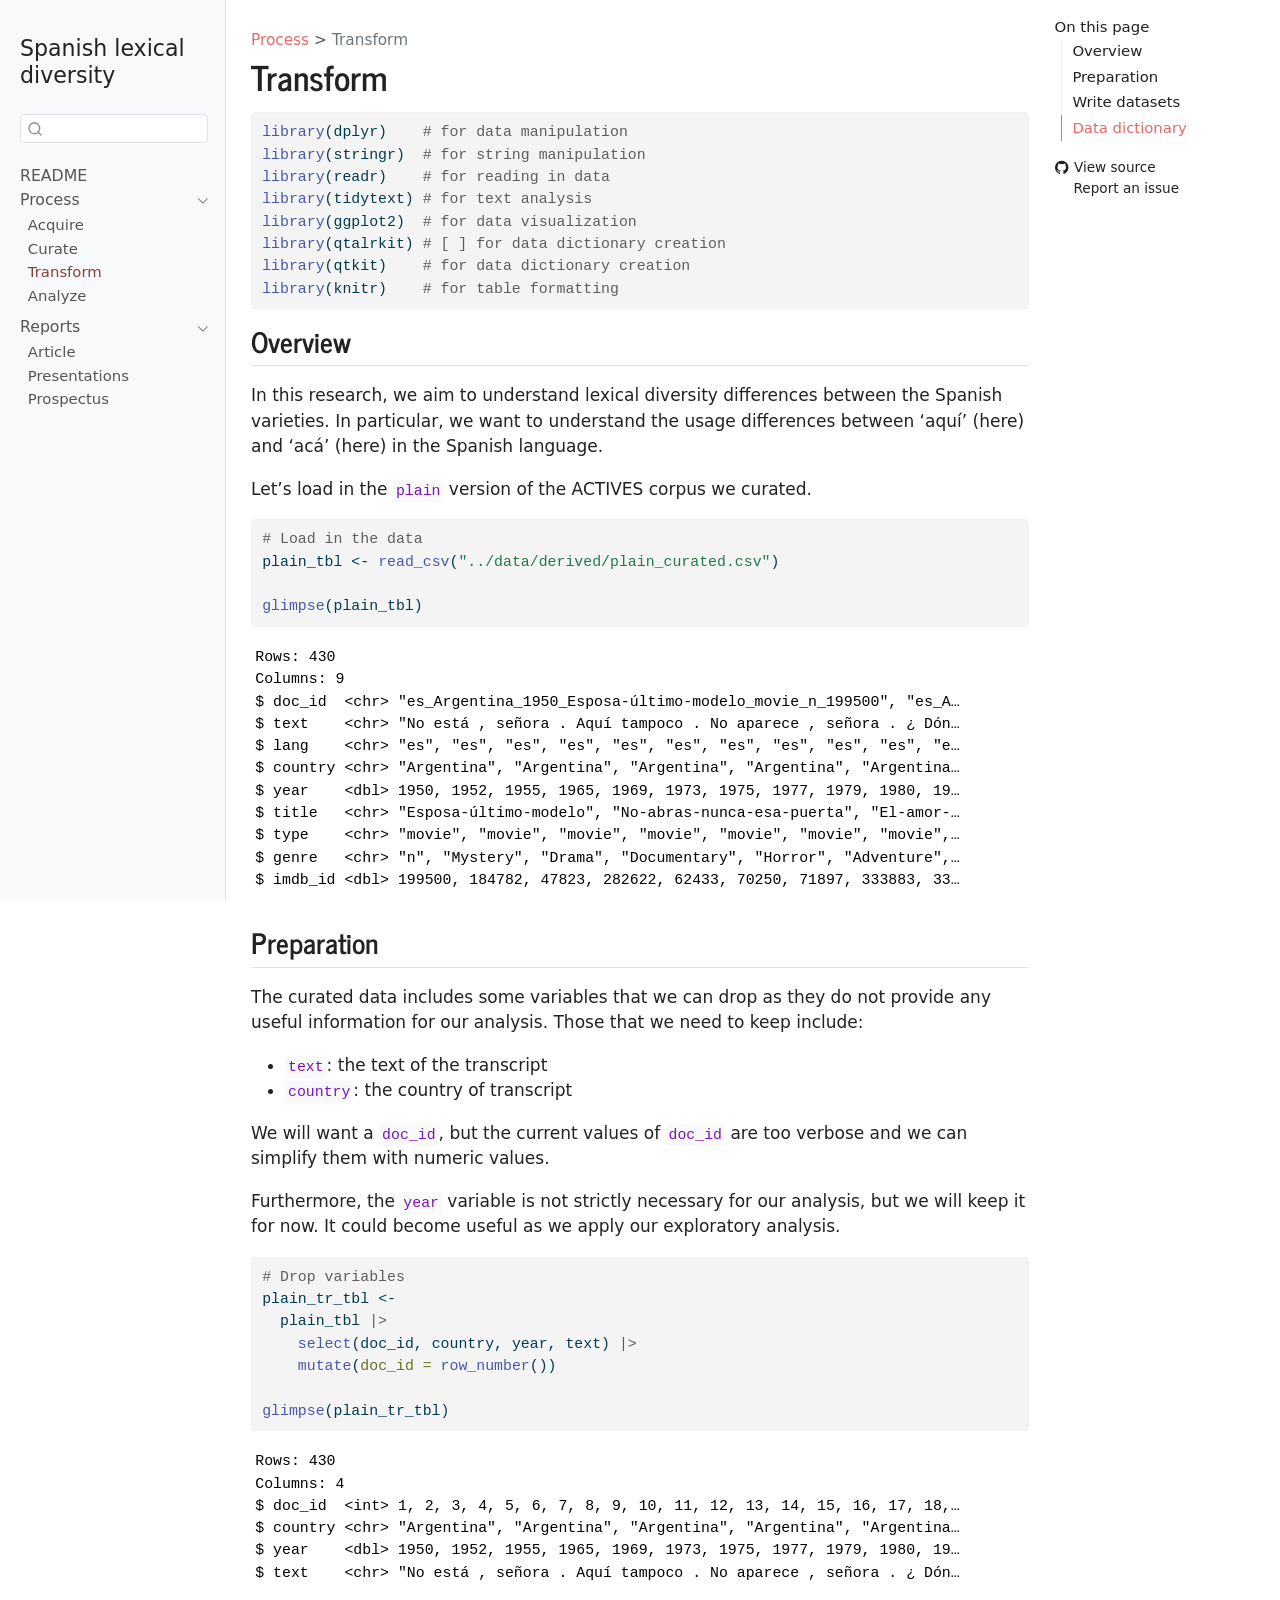
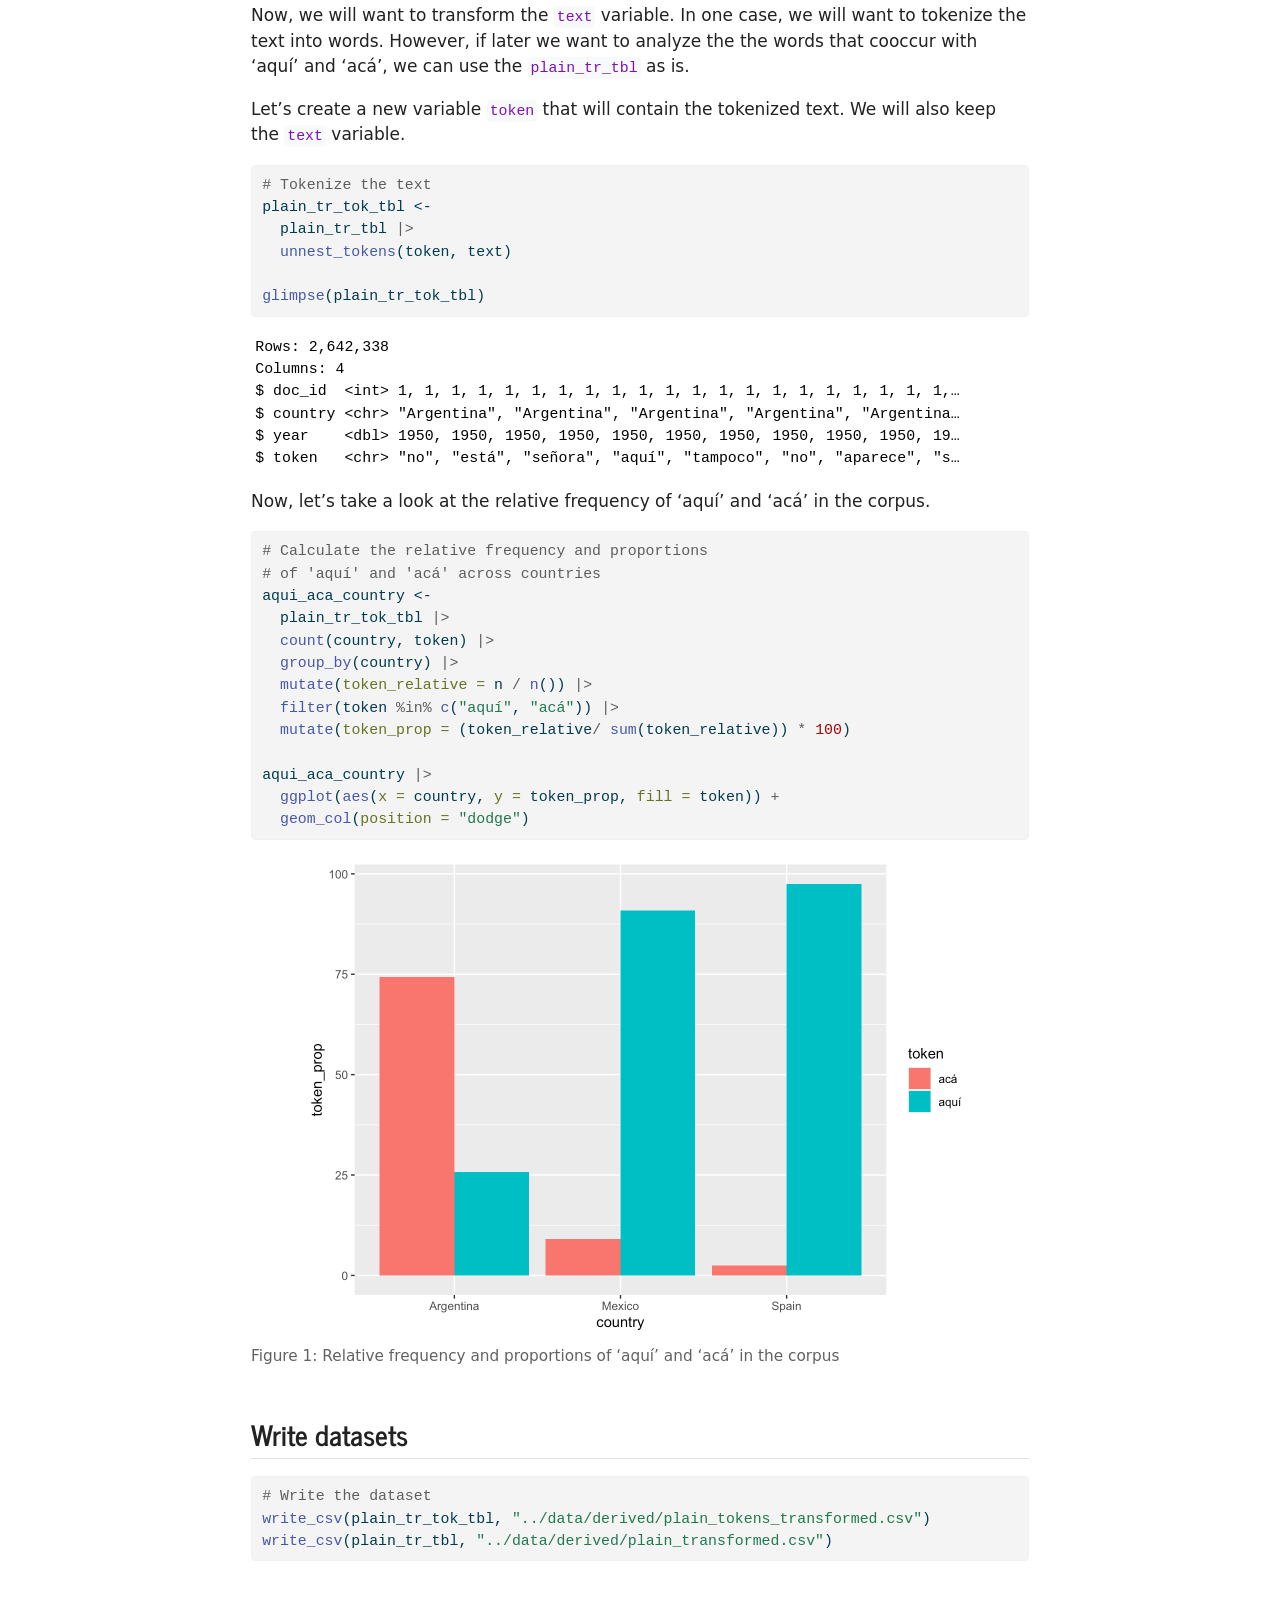
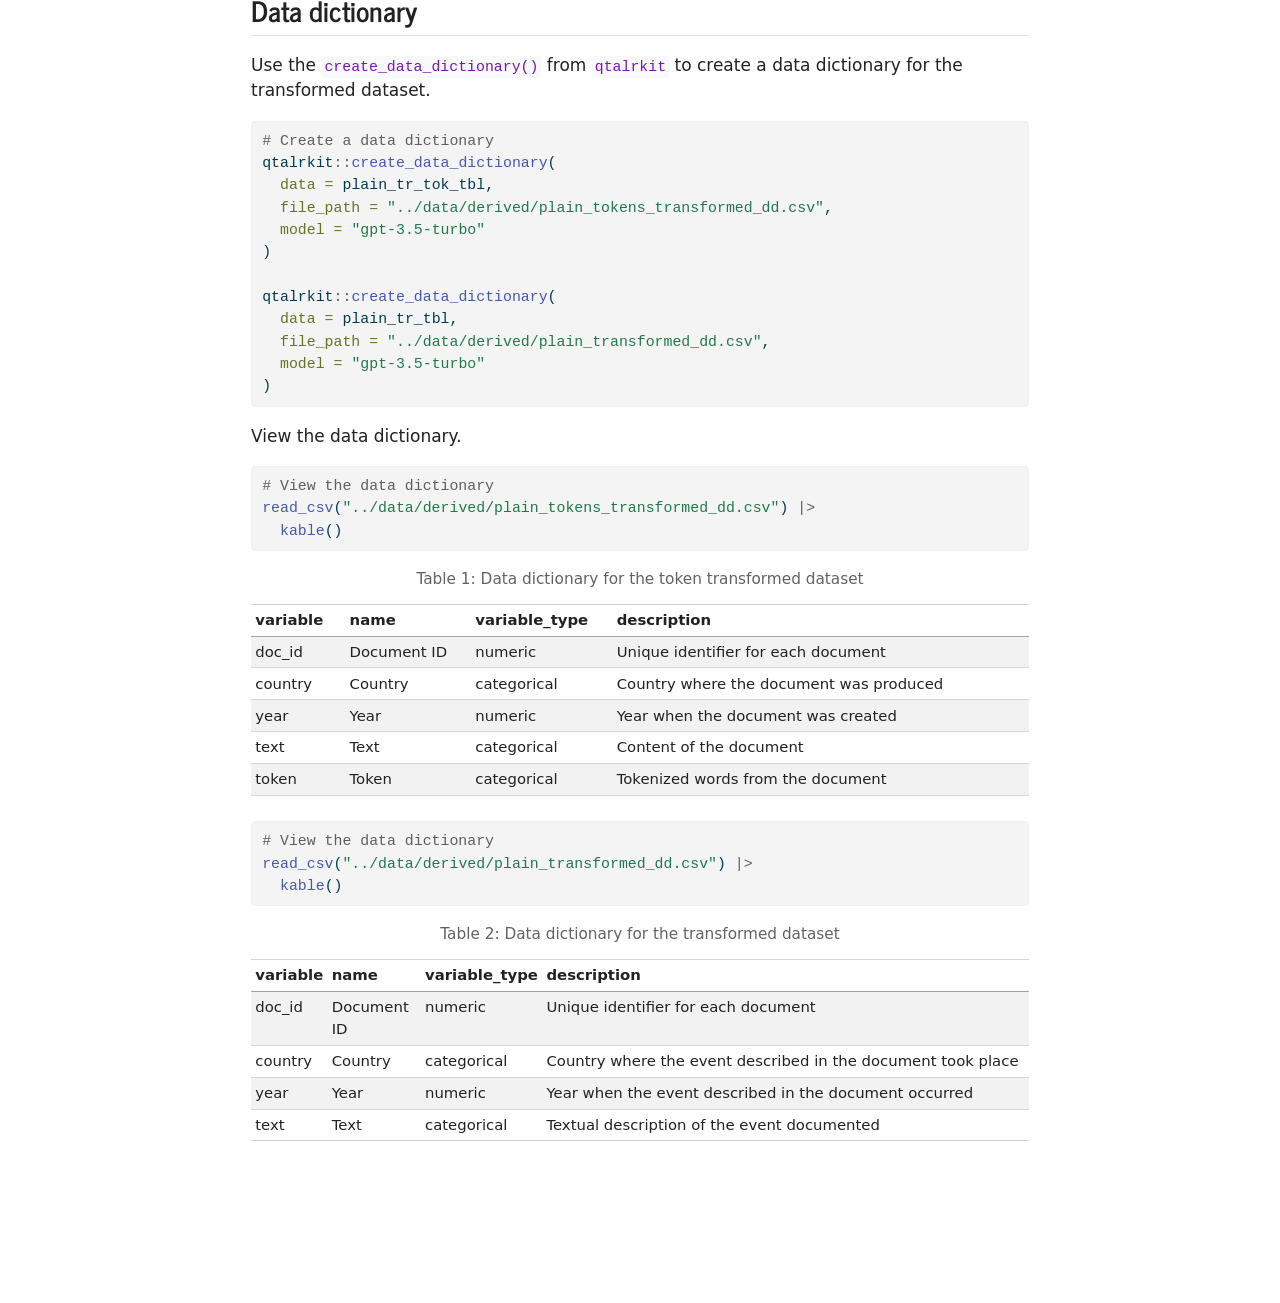
<file: process/3_transform.html>
<!DOCTYPE html>
<html xmlns="http://www.w3.org/1999/xhtml" lang="en" xml:lang="en"><head>

<meta charset="utf-8">
<meta name="generator" content="quarto-1.4.551">

<meta name="viewport" content="width=device-width, initial-scale=1.0, user-scalable=yes">


<title>Spanish lexical diversity - Transform</title>
<style>
code{white-space: pre-wrap;}
span.smallcaps{font-variant: small-caps;}
div.columns{display: flex; gap: min(4vw, 1.5em);}
div.column{flex: auto; overflow-x: auto;}
div.hanging-indent{margin-left: 1.5em; text-indent: -1.5em;}
ul.task-list{list-style: none;}
ul.task-list li input[type="checkbox"] {
  width: 0.8em;
  margin: 0 0.8em 0.2em -1em; /* quarto-specific, see https://github.com/quarto-dev/quarto-cli/issues/4556 */ 
  vertical-align: middle;
}
/* CSS for syntax highlighting */
pre > code.sourceCode { white-space: pre; position: relative; }
pre > code.sourceCode > span { line-height: 1.25; }
pre > code.sourceCode > span:empty { height: 1.2em; }
.sourceCode { overflow: visible; }
code.sourceCode > span { color: inherit; text-decoration: inherit; }
div.sourceCode { margin: 1em 0; }
pre.sourceCode { margin: 0; }
@media screen {
div.sourceCode { overflow: auto; }
}
@media print {
pre > code.sourceCode { white-space: pre-wrap; }
pre > code.sourceCode > span { text-indent: -5em; padding-left: 5em; }
}
pre.numberSource code
  { counter-reset: source-line 0; }
pre.numberSource code > span
  { position: relative; left: -4em; counter-increment: source-line; }
pre.numberSource code > span > a:first-child::before
  { content: counter(source-line);
    position: relative; left: -1em; text-align: right; vertical-align: baseline;
    border: none; display: inline-block;
    -webkit-touch-callout: none; -webkit-user-select: none;
    -khtml-user-select: none; -moz-user-select: none;
    -ms-user-select: none; user-select: none;
    padding: 0 4px; width: 4em;
  }
pre.numberSource { margin-left: 3em;  padding-left: 4px; }
div.sourceCode
  {   }
@media screen {
pre > code.sourceCode > span > a:first-child::before { text-decoration: underline; }
}
</style>


<script src="../site_libs/quarto-nav/quarto-nav.js"></script>
<script src="../site_libs/quarto-nav/headroom.min.js"></script>
<script src="../site_libs/clipboard/clipboard.min.js"></script>
<script src="../site_libs/quarto-search/autocomplete.umd.js"></script>
<script src="../site_libs/quarto-search/fuse.min.js"></script>
<script src="../site_libs/quarto-search/quarto-search.js"></script>
<meta name="quarto:offset" content="../">
<script src="../site_libs/quarto-html/quarto.js"></script>
<script src="../site_libs/quarto-html/popper.min.js"></script>
<script src="../site_libs/quarto-html/tippy.umd.min.js"></script>
<script src="../site_libs/quarto-html/anchor.min.js"></script>
<link href="../site_libs/quarto-html/tippy.css" rel="stylesheet">
<link href="../site_libs/quarto-html/quarto-syntax-highlighting.css" rel="stylesheet" id="quarto-text-highlighting-styles">
<script src="../site_libs/bootstrap/bootstrap.min.js"></script>
<link href="../site_libs/bootstrap/bootstrap-icons.css" rel="stylesheet">
<link href="../site_libs/bootstrap/bootstrap.min.css" rel="stylesheet" id="quarto-bootstrap" data-mode="light">
<script id="quarto-search-options" type="application/json">{
  "location": "sidebar",
  "copy-button": false,
  "collapse-after": 3,
  "panel-placement": "start",
  "type": "textbox",
  "limit": 50,
  "keyboard-shortcut": [
    "f",
    "/",
    "s"
  ],
  "show-item-context": false,
  "language": {
    "search-no-results-text": "No results",
    "search-matching-documents-text": "matching documents",
    "search-copy-link-title": "Copy link to search",
    "search-hide-matches-text": "Hide additional matches",
    "search-more-match-text": "more match in this document",
    "search-more-matches-text": "more matches in this document",
    "search-clear-button-title": "Clear",
    "search-text-placeholder": "",
    "search-detached-cancel-button-title": "Cancel",
    "search-submit-button-title": "Submit",
    "search-label": "Search"
  }
}</script>


</head>

<body class="nav-sidebar docked">

<div id="quarto-search-results"></div>
  <header id="quarto-header" class="headroom fixed-top">
  <nav class="quarto-secondary-nav">
    <div class="container-fluid d-flex">
      <button type="button" class="quarto-btn-toggle btn" data-bs-toggle="collapse" data-bs-target=".quarto-sidebar-collapse-item" aria-controls="quarto-sidebar" aria-expanded="false" aria-label="Toggle sidebar navigation" onclick="if (window.quartoToggleHeadroom) { window.quartoToggleHeadroom(); }">
        <i class="bi bi-layout-text-sidebar-reverse"></i>
      </button>
        <nav class="quarto-page-breadcrumbs" aria-label="breadcrumb"><ol class="breadcrumb"><li class="breadcrumb-item"><a href="../process/1_acquire.html">Process</a></li><li class="breadcrumb-item"><a href="../process/3_transform.html">Transform</a></li></ol></nav>
        <a class="flex-grow-1" role="button" data-bs-toggle="collapse" data-bs-target=".quarto-sidebar-collapse-item" aria-controls="quarto-sidebar" aria-expanded="false" aria-label="Toggle sidebar navigation" onclick="if (window.quartoToggleHeadroom) { window.quartoToggleHeadroom(); }">      
        </a>
      <button type="button" class="btn quarto-search-button" aria-label="" onclick="window.quartoOpenSearch();">
        <i class="bi bi-search"></i>
      </button>
    </div>
  </nav>
</header>
<!-- content -->
<div id="quarto-content" class="quarto-container page-columns page-rows-contents page-layout-article">
<!-- sidebar -->
  <nav id="quarto-sidebar" class="sidebar collapse collapse-horizontal quarto-sidebar-collapse-item sidebar-navigation docked overflow-auto">
    <div class="pt-lg-2 mt-2 text-left sidebar-header">
    <div class="sidebar-title mb-0 py-0">
      <a href="../">Spanish lexical diversity</a> 
    </div>
      </div>
        <div class="mt-2 flex-shrink-0 align-items-center">
        <div class="sidebar-search">
        <div id="quarto-search" class="" title="Search"></div>
        </div>
        </div>
    <div class="sidebar-menu-container"> 
    <ul class="list-unstyled mt-1">
        <li class="sidebar-item">
  <div class="sidebar-item-container"> 
  <a href="../index.html" class="sidebar-item-text sidebar-link">
 <span class="menu-text">README</span></a>
  </div>
</li>
        <li class="sidebar-item sidebar-item-section">
      <div class="sidebar-item-container"> 
            <a class="sidebar-item-text sidebar-link text-start" data-bs-toggle="collapse" data-bs-target="#quarto-sidebar-section-1" aria-expanded="true">
 <span class="menu-text">Process</span></a>
          <a class="sidebar-item-toggle text-start" data-bs-toggle="collapse" data-bs-target="#quarto-sidebar-section-1" aria-expanded="true" aria-label="Toggle section">
            <i class="bi bi-chevron-right ms-2"></i>
          </a> 
      </div>
      <ul id="quarto-sidebar-section-1" class="collapse list-unstyled sidebar-section depth1 show">  
          <li class="sidebar-item">
  <div class="sidebar-item-container"> 
  <a href="../process/1_acquire.html" class="sidebar-item-text sidebar-link">
 <span class="menu-text">Acquire</span></a>
  </div>
</li>
          <li class="sidebar-item">
  <div class="sidebar-item-container"> 
  <a href="../process/2_curate.html" class="sidebar-item-text sidebar-link">
 <span class="menu-text">Curate</span></a>
  </div>
</li>
          <li class="sidebar-item">
  <div class="sidebar-item-container"> 
  <a href="../process/3_transform.html" class="sidebar-item-text sidebar-link active">
 <span class="menu-text">Transform</span></a>
  </div>
</li>
          <li class="sidebar-item">
  <div class="sidebar-item-container"> 
  <a href="../process/4_analyze.html" class="sidebar-item-text sidebar-link">
 <span class="menu-text">Analyze</span></a>
  </div>
</li>
      </ul>
  </li>
        <li class="sidebar-item sidebar-item-section">
      <div class="sidebar-item-container"> 
            <a class="sidebar-item-text sidebar-link text-start" data-bs-toggle="collapse" data-bs-target="#quarto-sidebar-section-2" aria-expanded="true">
 <span class="menu-text">Reports</span></a>
          <a class="sidebar-item-toggle text-start" data-bs-toggle="collapse" data-bs-target="#quarto-sidebar-section-2" aria-expanded="true" aria-label="Toggle section">
            <i class="bi bi-chevron-right ms-2"></i>
          </a> 
      </div>
      <ul id="quarto-sidebar-section-2" class="collapse list-unstyled sidebar-section depth1 show">  
          <li class="sidebar-item">
  <div class="sidebar-item-container"> 
  <a href="../reports/article.html" class="sidebar-item-text sidebar-link">
 <span class="menu-text">Article</span></a>
  </div>
</li>
          <li class="sidebar-item">
  <div class="sidebar-item-container"> 
  <a href="../reports/presentations.html" class="sidebar-item-text sidebar-link">
 <span class="menu-text">Presentations</span></a>
  </div>
</li>
          <li class="sidebar-item">
  <div class="sidebar-item-container"> 
  <a href="../reports/prospectus.html" class="sidebar-item-text sidebar-link">
 <span class="menu-text">Prospectus</span></a>
  </div>
</li>
      </ul>
  </li>
    </ul>
    </div>
</nav>
<div id="quarto-sidebar-glass" class="quarto-sidebar-collapse-item" data-bs-toggle="collapse" data-bs-target=".quarto-sidebar-collapse-item"></div>
<!-- margin-sidebar -->
    <div id="quarto-margin-sidebar" class="sidebar margin-sidebar">
        <nav id="TOC" role="doc-toc" class="toc-active">
    <h2 id="toc-title">On this page</h2>
   
  <ul>
  <li><a href="#overview" id="toc-overview" class="nav-link active" data-scroll-target="#overview">Overview</a></li>
  <li><a href="#preparation" id="toc-preparation" class="nav-link" data-scroll-target="#preparation">Preparation</a></li>
  <li><a href="#write-datasets" id="toc-write-datasets" class="nav-link" data-scroll-target="#write-datasets">Write datasets</a></li>
  <li><a href="#data-dictionary" id="toc-data-dictionary" class="nav-link" data-scroll-target="#data-dictionary">Data dictionary</a></li>
  </ul>
<div class="toc-actions"><ul><li><a href="https://github.com/lin-380-s24/project_renv/blob/main/process/3_transform.qmd" class="toc-action"><i class="bi bi-github"></i>View source</a></li><li><a href="https://github.com/lin-380-s24/project_renv/issues/new" class="toc-action"><i class="bi empty"></i>Report an issue</a></li></ul></div></nav>
    </div>
<!-- main -->
<main class="content" id="quarto-document-content">

<header id="title-block-header" class="quarto-title-block default"><nav class="quarto-page-breadcrumbs quarto-title-breadcrumbs d-none d-lg-block" aria-label="breadcrumb"><ol class="breadcrumb"><li class="breadcrumb-item"><a href="../process/1_acquire.html">Process</a></li><li class="breadcrumb-item"><a href="../process/3_transform.html">Transform</a></li></ol></nav>
<div class="quarto-title">
<h1 class="title">Transform</h1>
</div>



<div class="quarto-title-meta">

    
  
    
  </div>
  


</header>


<div class="cell">
<div class="sourceCode cell-code" id="cb1"><pre class="sourceCode r code-with-copy"><code class="sourceCode r"><span id="cb1-1"><a href="#cb1-1" aria-hidden="true" tabindex="-1"></a><span class="fu">library</span>(dplyr)    <span class="co"># for data manipulation</span></span>
<span id="cb1-2"><a href="#cb1-2" aria-hidden="true" tabindex="-1"></a><span class="fu">library</span>(stringr)  <span class="co"># for string manipulation</span></span>
<span id="cb1-3"><a href="#cb1-3" aria-hidden="true" tabindex="-1"></a><span class="fu">library</span>(readr)    <span class="co"># for reading in data</span></span>
<span id="cb1-4"><a href="#cb1-4" aria-hidden="true" tabindex="-1"></a><span class="fu">library</span>(tidytext) <span class="co"># for text analysis</span></span>
<span id="cb1-5"><a href="#cb1-5" aria-hidden="true" tabindex="-1"></a><span class="fu">library</span>(ggplot2)  <span class="co"># for data visualization</span></span>
<span id="cb1-6"><a href="#cb1-6" aria-hidden="true" tabindex="-1"></a><span class="fu">library</span>(qtalrkit) <span class="co"># [ ] for data dictionary creation</span></span>
<span id="cb1-7"><a href="#cb1-7" aria-hidden="true" tabindex="-1"></a><span class="fu">library</span>(qtkit)    <span class="co"># for data dictionary creation</span></span>
<span id="cb1-8"><a href="#cb1-8" aria-hidden="true" tabindex="-1"></a><span class="fu">library</span>(knitr)    <span class="co"># for table formatting</span></span></code><button title="Copy to Clipboard" class="code-copy-button"><i class="bi"></i></button></pre></div>
</div>
<section id="overview" class="level2">
<h2 class="anchored" data-anchor-id="overview">Overview</h2>
<p>In this research, we aim to understand lexical diversity differences between the Spanish varieties. In particular, we want to understand the usage differences between ‘aquí’ (here) and ‘acá’ (here) in the Spanish language.</p>
<p>Let’s load in the <code>plain</code> version of the ACTIVES corpus we curated.</p>
<div class="cell">
<div class="sourceCode cell-code" id="cb2"><pre class="sourceCode r code-with-copy"><code class="sourceCode r"><span id="cb2-1"><a href="#cb2-1" aria-hidden="true" tabindex="-1"></a><span class="co"># Load in the data</span></span>
<span id="cb2-2"><a href="#cb2-2" aria-hidden="true" tabindex="-1"></a>plain_tbl <span class="ot">&lt;-</span> <span class="fu">read_csv</span>(<span class="st">"../data/derived/plain_curated.csv"</span>)</span>
<span id="cb2-3"><a href="#cb2-3" aria-hidden="true" tabindex="-1"></a></span>
<span id="cb2-4"><a href="#cb2-4" aria-hidden="true" tabindex="-1"></a><span class="fu">glimpse</span>(plain_tbl)</span></code><button title="Copy to Clipboard" class="code-copy-button"><i class="bi"></i></button></pre></div>
<div class="cell-output cell-output-stdout">
<pre><code>Rows: 430
Columns: 9
$ doc_id  &lt;chr&gt; "es_Argentina_1950_Esposa-último-modelo_movie_n_199500", "es_A…
$ text    &lt;chr&gt; "No está , señora . Aquí tampoco . No aparece , señora . ¿ Dón…
$ lang    &lt;chr&gt; "es", "es", "es", "es", "es", "es", "es", "es", "es", "es", "e…
$ country &lt;chr&gt; "Argentina", "Argentina", "Argentina", "Argentina", "Argentina…
$ year    &lt;dbl&gt; 1950, 1952, 1955, 1965, 1969, 1973, 1975, 1977, 1979, 1980, 19…
$ title   &lt;chr&gt; "Esposa-último-modelo", "No-abras-nunca-esa-puerta", "El-amor-…
$ type    &lt;chr&gt; "movie", "movie", "movie", "movie", "movie", "movie", "movie",…
$ genre   &lt;chr&gt; "n", "Mystery", "Drama", "Documentary", "Horror", "Adventure",…
$ imdb_id &lt;dbl&gt; 199500, 184782, 47823, 282622, 62433, 70250, 71897, 333883, 33…</code></pre>
</div>
</div>
</section>
<section id="preparation" class="level2">
<h2 class="anchored" data-anchor-id="preparation">Preparation</h2>
<p>The curated data includes some variables that we can drop as they do not provide any useful information for our analysis. Those that we need to keep include:</p>
<ul>
<li><code>text</code>: the text of the transcript</li>
<li><code>country</code>: the country of transcript</li>
</ul>
<p>We will want a <code>doc_id</code>, but the current values of <code>doc_id</code> are too verbose and we can simplify them with numeric values.</p>
<p>Furthermore, the <code>year</code> variable is not strictly necessary for our analysis, but we will keep it for now. It could become useful as we apply our exploratory analysis.</p>
<div class="cell">
<div class="sourceCode cell-code" id="cb4"><pre class="sourceCode r code-with-copy"><code class="sourceCode r"><span id="cb4-1"><a href="#cb4-1" aria-hidden="true" tabindex="-1"></a><span class="co"># Drop variables</span></span>
<span id="cb4-2"><a href="#cb4-2" aria-hidden="true" tabindex="-1"></a>plain_tr_tbl <span class="ot">&lt;-</span></span>
<span id="cb4-3"><a href="#cb4-3" aria-hidden="true" tabindex="-1"></a>  plain_tbl <span class="sc">|&gt;</span></span>
<span id="cb4-4"><a href="#cb4-4" aria-hidden="true" tabindex="-1"></a>    <span class="fu">select</span>(doc_id, country, year, text) <span class="sc">|&gt;</span></span>
<span id="cb4-5"><a href="#cb4-5" aria-hidden="true" tabindex="-1"></a>    <span class="fu">mutate</span>(<span class="at">doc_id =</span> <span class="fu">row_number</span>())</span>
<span id="cb4-6"><a href="#cb4-6" aria-hidden="true" tabindex="-1"></a></span>
<span id="cb4-7"><a href="#cb4-7" aria-hidden="true" tabindex="-1"></a><span class="fu">glimpse</span>(plain_tr_tbl)</span></code><button title="Copy to Clipboard" class="code-copy-button"><i class="bi"></i></button></pre></div>
<div class="cell-output cell-output-stdout">
<pre><code>Rows: 430
Columns: 4
$ doc_id  &lt;int&gt; 1, 2, 3, 4, 5, 6, 7, 8, 9, 10, 11, 12, 13, 14, 15, 16, 17, 18,…
$ country &lt;chr&gt; "Argentina", "Argentina", "Argentina", "Argentina", "Argentina…
$ year    &lt;dbl&gt; 1950, 1952, 1955, 1965, 1969, 1973, 1975, 1977, 1979, 1980, 19…
$ text    &lt;chr&gt; "No está , señora . Aquí tampoco . No aparece , señora . ¿ Dón…</code></pre>
</div>
</div>
<p>Now, we will want to transform the <code>text</code> variable. In one case, we will want to tokenize the text into words. However, if later we want to analyze the the words that cooccur with ‘aquí’ and ‘acá’, we can use the <code>plain_tr_tbl</code> as is.</p>
<p>Let’s create a new variable <code>token</code> that will contain the tokenized text. We will also keep the <code>text</code> variable.</p>
<div class="cell">
<div class="sourceCode cell-code" id="cb6"><pre class="sourceCode r code-with-copy"><code class="sourceCode r"><span id="cb6-1"><a href="#cb6-1" aria-hidden="true" tabindex="-1"></a><span class="co"># Tokenize the text</span></span>
<span id="cb6-2"><a href="#cb6-2" aria-hidden="true" tabindex="-1"></a>plain_tr_tok_tbl <span class="ot">&lt;-</span></span>
<span id="cb6-3"><a href="#cb6-3" aria-hidden="true" tabindex="-1"></a>  plain_tr_tbl <span class="sc">|&gt;</span></span>
<span id="cb6-4"><a href="#cb6-4" aria-hidden="true" tabindex="-1"></a>  <span class="fu">unnest_tokens</span>(token, text)</span>
<span id="cb6-5"><a href="#cb6-5" aria-hidden="true" tabindex="-1"></a></span>
<span id="cb6-6"><a href="#cb6-6" aria-hidden="true" tabindex="-1"></a><span class="fu">glimpse</span>(plain_tr_tok_tbl)</span></code><button title="Copy to Clipboard" class="code-copy-button"><i class="bi"></i></button></pre></div>
<div class="cell-output cell-output-stdout">
<pre><code>Rows: 2,642,338
Columns: 4
$ doc_id  &lt;int&gt; 1, 1, 1, 1, 1, 1, 1, 1, 1, 1, 1, 1, 1, 1, 1, 1, 1, 1, 1, 1, 1,…
$ country &lt;chr&gt; "Argentina", "Argentina", "Argentina", "Argentina", "Argentina…
$ year    &lt;dbl&gt; 1950, 1950, 1950, 1950, 1950, 1950, 1950, 1950, 1950, 1950, 19…
$ token   &lt;chr&gt; "no", "está", "señora", "aquí", "tampoco", "no", "aparece", "s…</code></pre>
</div>
</div>
<p>Now, let’s take a look at the relative frequency of ‘aquí’ and ‘acá’ in the corpus.</p>
<div class="cell">
<div class="sourceCode cell-code" id="cb8"><pre class="sourceCode r code-with-copy"><code class="sourceCode r"><span id="cb8-1"><a href="#cb8-1" aria-hidden="true" tabindex="-1"></a><span class="co"># Calculate the relative frequency and proportions</span></span>
<span id="cb8-2"><a href="#cb8-2" aria-hidden="true" tabindex="-1"></a><span class="co"># of 'aquí' and 'acá' across countries</span></span>
<span id="cb8-3"><a href="#cb8-3" aria-hidden="true" tabindex="-1"></a>aqui_aca_country <span class="ot">&lt;-</span></span>
<span id="cb8-4"><a href="#cb8-4" aria-hidden="true" tabindex="-1"></a>  plain_tr_tok_tbl <span class="sc">|&gt;</span></span>
<span id="cb8-5"><a href="#cb8-5" aria-hidden="true" tabindex="-1"></a>  <span class="fu">count</span>(country, token) <span class="sc">|&gt;</span></span>
<span id="cb8-6"><a href="#cb8-6" aria-hidden="true" tabindex="-1"></a>  <span class="fu">group_by</span>(country) <span class="sc">|&gt;</span></span>
<span id="cb8-7"><a href="#cb8-7" aria-hidden="true" tabindex="-1"></a>  <span class="fu">mutate</span>(<span class="at">token_relative =</span> n <span class="sc">/</span> <span class="fu">n</span>()) <span class="sc">|&gt;</span></span>
<span id="cb8-8"><a href="#cb8-8" aria-hidden="true" tabindex="-1"></a>  <span class="fu">filter</span>(token <span class="sc">%in%</span> <span class="fu">c</span>(<span class="st">"aquí"</span>, <span class="st">"acá"</span>)) <span class="sc">|&gt;</span></span>
<span id="cb8-9"><a href="#cb8-9" aria-hidden="true" tabindex="-1"></a>  <span class="fu">mutate</span>(<span class="at">token_prop =</span> (token_relative<span class="sc">/</span> <span class="fu">sum</span>(token_relative)) <span class="sc">*</span> <span class="dv">100</span>)</span>
<span id="cb8-10"><a href="#cb8-10" aria-hidden="true" tabindex="-1"></a></span>
<span id="cb8-11"><a href="#cb8-11" aria-hidden="true" tabindex="-1"></a>aqui_aca_country <span class="sc">|&gt;</span></span>
<span id="cb8-12"><a href="#cb8-12" aria-hidden="true" tabindex="-1"></a>  <span class="fu">ggplot</span>(<span class="fu">aes</span>(<span class="at">x =</span> country, <span class="at">y =</span> token_prop, <span class="at">fill =</span> token)) <span class="sc">+</span></span>
<span id="cb8-13"><a href="#cb8-13" aria-hidden="true" tabindex="-1"></a>  <span class="fu">geom_col</span>(<span class="at">position =</span> <span class="st">"dodge"</span>)</span></code><button title="Copy to Clipboard" class="code-copy-button"><i class="bi"></i></button></pre></div>
<div class="cell-output-display">
<div id="fig-relative-frequency-prop" class="quarto-figure quarto-figure-center quarto-float anchored" alt="Relative frequency and proportions of 'aquí' and 'acá' in the corpus">
<figure class="quarto-float quarto-float-fig figure">
<div aria-describedby="fig-relative-frequency-prop-caption-0ceaefa1-69ba-4598-a22c-09a6ac19f8ca">
<img src="3_transform_files/figure-html/fig-relative-frequency-prop-1.png" class="img-fluid figure-img" alt="Relative frequency and proportions of 'aquí' and 'acá' in the corpus" width="672">
</div>
<figcaption class="quarto-float-caption-bottom quarto-float-caption quarto-float-fig" id="fig-relative-frequency-prop-caption-0ceaefa1-69ba-4598-a22c-09a6ac19f8ca">
Figure&nbsp;1: Relative frequency and proportions of ‘aquí’ and ‘acá’ in the corpus
</figcaption>
</figure>
</div>
</div>
</div>
</section>
<section id="write-datasets" class="level2">
<h2 class="anchored" data-anchor-id="write-datasets">Write datasets</h2>
<div class="cell">
<div class="sourceCode cell-code" id="cb9"><pre class="sourceCode r code-with-copy"><code class="sourceCode r"><span id="cb9-1"><a href="#cb9-1" aria-hidden="true" tabindex="-1"></a><span class="co"># Write the dataset</span></span>
<span id="cb9-2"><a href="#cb9-2" aria-hidden="true" tabindex="-1"></a><span class="fu">write_csv</span>(plain_tr_tok_tbl, <span class="st">"../data/derived/plain_tokens_transformed.csv"</span>)</span>
<span id="cb9-3"><a href="#cb9-3" aria-hidden="true" tabindex="-1"></a><span class="fu">write_csv</span>(plain_tr_tbl, <span class="st">"../data/derived/plain_transformed.csv"</span>)</span></code><button title="Copy to Clipboard" class="code-copy-button"><i class="bi"></i></button></pre></div>
</div>
</section>
<section id="data-dictionary" class="level2">
<h2 class="anchored" data-anchor-id="data-dictionary">Data dictionary</h2>
<p>Use the <code>create_data_dictionary()</code> from <code>qtalrkit</code> to create a data dictionary for the transformed dataset.</p>
<div class="cell">
<div class="sourceCode cell-code" id="cb10"><pre class="sourceCode r code-with-copy"><code class="sourceCode r"><span id="cb10-1"><a href="#cb10-1" aria-hidden="true" tabindex="-1"></a><span class="co"># Create a data dictionary</span></span>
<span id="cb10-2"><a href="#cb10-2" aria-hidden="true" tabindex="-1"></a>qtalrkit<span class="sc">::</span><span class="fu">create_data_dictionary</span>(</span>
<span id="cb10-3"><a href="#cb10-3" aria-hidden="true" tabindex="-1"></a>  <span class="at">data =</span> plain_tr_tok_tbl,</span>
<span id="cb10-4"><a href="#cb10-4" aria-hidden="true" tabindex="-1"></a>  <span class="at">file_path =</span> <span class="st">"../data/derived/plain_tokens_transformed_dd.csv"</span>,</span>
<span id="cb10-5"><a href="#cb10-5" aria-hidden="true" tabindex="-1"></a>  <span class="at">model =</span> <span class="st">"gpt-3.5-turbo"</span></span>
<span id="cb10-6"><a href="#cb10-6" aria-hidden="true" tabindex="-1"></a>)</span>
<span id="cb10-7"><a href="#cb10-7" aria-hidden="true" tabindex="-1"></a></span>
<span id="cb10-8"><a href="#cb10-8" aria-hidden="true" tabindex="-1"></a>qtalrkit<span class="sc">::</span><span class="fu">create_data_dictionary</span>(</span>
<span id="cb10-9"><a href="#cb10-9" aria-hidden="true" tabindex="-1"></a>  <span class="at">data =</span> plain_tr_tbl,</span>
<span id="cb10-10"><a href="#cb10-10" aria-hidden="true" tabindex="-1"></a>  <span class="at">file_path =</span> <span class="st">"../data/derived/plain_transformed_dd.csv"</span>,</span>
<span id="cb10-11"><a href="#cb10-11" aria-hidden="true" tabindex="-1"></a>  <span class="at">model =</span> <span class="st">"gpt-3.5-turbo"</span></span>
<span id="cb10-12"><a href="#cb10-12" aria-hidden="true" tabindex="-1"></a>)</span></code><button title="Copy to Clipboard" class="code-copy-button"><i class="bi"></i></button></pre></div>
</div>
<p>View the data dictionary.</p>
<div class="cell">
<div class="sourceCode cell-code" id="cb11"><pre class="sourceCode r code-with-copy"><code class="sourceCode r"><span id="cb11-1"><a href="#cb11-1" aria-hidden="true" tabindex="-1"></a><span class="co"># View the data dictionary</span></span>
<span id="cb11-2"><a href="#cb11-2" aria-hidden="true" tabindex="-1"></a><span class="fu">read_csv</span>(<span class="st">"../data/derived/plain_tokens_transformed_dd.csv"</span>) <span class="sc">|&gt;</span></span>
<span id="cb11-3"><a href="#cb11-3" aria-hidden="true" tabindex="-1"></a>  <span class="fu">kable</span>()</span></code><button title="Copy to Clipboard" class="code-copy-button"><i class="bi"></i></button></pre></div>
<div id="tbl-view-data-dictionary-tokens" class="cell quarto-float anchored">
<figure class="quarto-float quarto-float-tbl figure">
<figcaption class="quarto-float-caption-top quarto-float-caption quarto-float-tbl" id="tbl-view-data-dictionary-tokens-caption-0ceaefa1-69ba-4598-a22c-09a6ac19f8ca">
Table&nbsp;1: Data dictionary for the token transformed dataset
</figcaption>
<div aria-describedby="tbl-view-data-dictionary-tokens-caption-0ceaefa1-69ba-4598-a22c-09a6ac19f8ca">
<div class="cell-output-display">
<table class="do-not-create-environment cell table table-sm table-striped small">
<colgroup>
<col style="width: 12%">
<col style="width: 16%">
<col style="width: 18%">
<col style="width: 53%">
</colgroup>
<thead>
<tr class="header">
<th style="text-align: left;">variable</th>
<th style="text-align: left;">name</th>
<th style="text-align: left;">variable_type</th>
<th style="text-align: left;">description</th>
</tr>
</thead>
<tbody>
<tr class="odd">
<td style="text-align: left;">doc_id</td>
<td style="text-align: left;">Document ID</td>
<td style="text-align: left;">numeric</td>
<td style="text-align: left;">Unique identifier for each document</td>
</tr>
<tr class="even">
<td style="text-align: left;">country</td>
<td style="text-align: left;">Country</td>
<td style="text-align: left;">categorical</td>
<td style="text-align: left;">Country where the document was produced</td>
</tr>
<tr class="odd">
<td style="text-align: left;">year</td>
<td style="text-align: left;">Year</td>
<td style="text-align: left;">numeric</td>
<td style="text-align: left;">Year when the document was created</td>
</tr>
<tr class="even">
<td style="text-align: left;">text</td>
<td style="text-align: left;">Text</td>
<td style="text-align: left;">categorical</td>
<td style="text-align: left;">Content of the document</td>
</tr>
<tr class="odd">
<td style="text-align: left;">token</td>
<td style="text-align: left;">Token</td>
<td style="text-align: left;">categorical</td>
<td style="text-align: left;">Tokenized words from the document</td>
</tr>
</tbody>
</table>
</div>
</div>
</figure>
</div>
</div>
<div class="cell">
<div class="sourceCode cell-code" id="cb12"><pre class="sourceCode r code-with-copy"><code class="sourceCode r"><span id="cb12-1"><a href="#cb12-1" aria-hidden="true" tabindex="-1"></a><span class="co"># View the data dictionary</span></span>
<span id="cb12-2"><a href="#cb12-2" aria-hidden="true" tabindex="-1"></a><span class="fu">read_csv</span>(<span class="st">"../data/derived/plain_transformed_dd.csv"</span>) <span class="sc">|&gt;</span></span>
<span id="cb12-3"><a href="#cb12-3" aria-hidden="true" tabindex="-1"></a>  <span class="fu">kable</span>()</span></code><button title="Copy to Clipboard" class="code-copy-button"><i class="bi"></i></button></pre></div>
<div id="tbl-view-data-dictionary" class="cell quarto-float anchored">
<figure class="quarto-float quarto-float-tbl figure">
<figcaption class="quarto-float-caption-top quarto-float-caption quarto-float-tbl" id="tbl-view-data-dictionary-caption-0ceaefa1-69ba-4598-a22c-09a6ac19f8ca">
Table&nbsp;2: Data dictionary for the transformed dataset
</figcaption>
<div aria-describedby="tbl-view-data-dictionary-caption-0ceaefa1-69ba-4598-a22c-09a6ac19f8ca">
<div class="cell-output-display">
<table class="do-not-create-environment cell table table-sm table-striped small">
<colgroup>
<col style="width: 9%">
<col style="width: 12%">
<col style="width: 14%">
<col style="width: 63%">
</colgroup>
<thead>
<tr class="header">
<th style="text-align: left;">variable</th>
<th style="text-align: left;">name</th>
<th style="text-align: left;">variable_type</th>
<th style="text-align: left;">description</th>
</tr>
</thead>
<tbody>
<tr class="odd">
<td style="text-align: left;">doc_id</td>
<td style="text-align: left;">Document ID</td>
<td style="text-align: left;">numeric</td>
<td style="text-align: left;">Unique identifier for each document</td>
</tr>
<tr class="even">
<td style="text-align: left;">country</td>
<td style="text-align: left;">Country</td>
<td style="text-align: left;">categorical</td>
<td style="text-align: left;">Country where the event described in the document took place</td>
</tr>
<tr class="odd">
<td style="text-align: left;">year</td>
<td style="text-align: left;">Year</td>
<td style="text-align: left;">numeric</td>
<td style="text-align: left;">Year when the event described in the document occurred</td>
</tr>
<tr class="even">
<td style="text-align: left;">text</td>
<td style="text-align: left;">Text</td>
<td style="text-align: left;">categorical</td>
<td style="text-align: left;">Textual description of the event documented</td>
</tr>
</tbody>
</table>
</div>
</div>
</figure>
</div>
</div>


</section>

</main> <!-- /main -->
<script id="quarto-html-after-body" type="application/javascript">
window.document.addEventListener("DOMContentLoaded", function (event) {
  const toggleBodyColorMode = (bsSheetEl) => {
    const mode = bsSheetEl.getAttribute("data-mode");
    const bodyEl = window.document.querySelector("body");
    if (mode === "dark") {
      bodyEl.classList.add("quarto-dark");
      bodyEl.classList.remove("quarto-light");
    } else {
      bodyEl.classList.add("quarto-light");
      bodyEl.classList.remove("quarto-dark");
    }
  }
  const toggleBodyColorPrimary = () => {
    const bsSheetEl = window.document.querySelector("link#quarto-bootstrap");
    if (bsSheetEl) {
      toggleBodyColorMode(bsSheetEl);
    }
  }
  toggleBodyColorPrimary();  
  const icon = "";
  const anchorJS = new window.AnchorJS();
  anchorJS.options = {
    placement: 'right',
    icon: icon
  };
  anchorJS.add('.anchored');
  const isCodeAnnotation = (el) => {
    for (const clz of el.classList) {
      if (clz.startsWith('code-annotation-')) {                     
        return true;
      }
    }
    return false;
  }
  const clipboard = new window.ClipboardJS('.code-copy-button', {
    text: function(trigger) {
      const codeEl = trigger.previousElementSibling.cloneNode(true);
      for (const childEl of codeEl.children) {
        if (isCodeAnnotation(childEl)) {
          childEl.remove();
        }
      }
      return codeEl.innerText;
    }
  });
  clipboard.on('success', function(e) {
    // button target
    const button = e.trigger;
    // don't keep focus
    button.blur();
    // flash "checked"
    button.classList.add('code-copy-button-checked');
    var currentTitle = button.getAttribute("title");
    button.setAttribute("title", "Copied!");
    let tooltip;
    if (window.bootstrap) {
      button.setAttribute("data-bs-toggle", "tooltip");
      button.setAttribute("data-bs-placement", "left");
      button.setAttribute("data-bs-title", "Copied!");
      tooltip = new bootstrap.Tooltip(button, 
        { trigger: "manual", 
          customClass: "code-copy-button-tooltip",
          offset: [0, -8]});
      tooltip.show();    
    }
    setTimeout(function() {
      if (tooltip) {
        tooltip.hide();
        button.removeAttribute("data-bs-title");
        button.removeAttribute("data-bs-toggle");
        button.removeAttribute("data-bs-placement");
      }
      button.setAttribute("title", currentTitle);
      button.classList.remove('code-copy-button-checked');
    }, 1000);
    // clear code selection
    e.clearSelection();
  });
    var localhostRegex = new RegExp(/^(?:http|https):\/\/localhost\:?[0-9]*\//);
    var mailtoRegex = new RegExp(/^mailto:/);
      var filterRegex = new RegExp("https:\/\/lin-380-s24\.github\.io\/project_renv");
    var isInternal = (href) => {
        return filterRegex.test(href) || localhostRegex.test(href) || mailtoRegex.test(href);
    }
    // Inspect non-navigation links and adorn them if external
 	var links = window.document.querySelectorAll('a[href]:not(.nav-link):not(.navbar-brand):not(.toc-action):not(.sidebar-link):not(.sidebar-item-toggle):not(.pagination-link):not(.no-external):not([aria-hidden]):not(.dropdown-item):not(.quarto-navigation-tool)');
    for (var i=0; i<links.length; i++) {
      const link = links[i];
      if (!isInternal(link.href)) {
        // undo the damage that might have been done by quarto-nav.js in the case of
        // links that we want to consider external
        if (link.dataset.originalHref !== undefined) {
          link.href = link.dataset.originalHref;
        }
      }
    }
  function tippyHover(el, contentFn, onTriggerFn, onUntriggerFn) {
    const config = {
      allowHTML: true,
      maxWidth: 500,
      delay: 100,
      arrow: false,
      appendTo: function(el) {
          return el.parentElement;
      },
      interactive: true,
      interactiveBorder: 10,
      theme: 'quarto',
      placement: 'bottom-start',
    };
    if (contentFn) {
      config.content = contentFn;
    }
    if (onTriggerFn) {
      config.onTrigger = onTriggerFn;
    }
    if (onUntriggerFn) {
      config.onUntrigger = onUntriggerFn;
    }
    window.tippy(el, config); 
  }
  const noterefs = window.document.querySelectorAll('a[role="doc-noteref"]');
  for (var i=0; i<noterefs.length; i++) {
    const ref = noterefs[i];
    tippyHover(ref, function() {
      // use id or data attribute instead here
      let href = ref.getAttribute('data-footnote-href') || ref.getAttribute('href');
      try { href = new URL(href).hash; } catch {}
      const id = href.replace(/^#\/?/, "");
      const note = window.document.getElementById(id);
      if (note) {
        return note.innerHTML;
      } else {
        return "";
      }
    });
  }
  const xrefs = window.document.querySelectorAll('a.quarto-xref');
  const processXRef = (id, note) => {
    // Strip column container classes
    const stripColumnClz = (el) => {
      el.classList.remove("page-full", "page-columns");
      if (el.children) {
        for (const child of el.children) {
          stripColumnClz(child);
        }
      }
    }
    stripColumnClz(note)
    if (id === null || id.startsWith('sec-')) {
      // Special case sections, only their first couple elements
      const container = document.createElement("div");
      if (note.children && note.children.length > 2) {
        container.appendChild(note.children[0].cloneNode(true));
        for (let i = 1; i < note.children.length; i++) {
          const child = note.children[i];
          if (child.tagName === "P" && child.innerText === "") {
            continue;
          } else {
            container.appendChild(child.cloneNode(true));
            break;
          }
        }
        if (window.Quarto?.typesetMath) {
          window.Quarto.typesetMath(container);
        }
        return container.innerHTML
      } else {
        if (window.Quarto?.typesetMath) {
          window.Quarto.typesetMath(note);
        }
        return note.innerHTML;
      }
    } else {
      // Remove any anchor links if they are present
      const anchorLink = note.querySelector('a.anchorjs-link');
      if (anchorLink) {
        anchorLink.remove();
      }
      if (window.Quarto?.typesetMath) {
        window.Quarto.typesetMath(note);
      }
      // TODO in 1.5, we should make sure this works without a callout special case
      if (note.classList.contains("callout")) {
        return note.outerHTML;
      } else {
        return note.innerHTML;
      }
    }
  }
  for (var i=0; i<xrefs.length; i++) {
    const xref = xrefs[i];
    tippyHover(xref, undefined, function(instance) {
      instance.disable();
      let url = xref.getAttribute('href');
      let hash = undefined; 
      if (url.startsWith('#')) {
        hash = url;
      } else {
        try { hash = new URL(url).hash; } catch {}
      }
      if (hash) {
        const id = hash.replace(/^#\/?/, "");
        const note = window.document.getElementById(id);
        if (note !== null) {
          try {
            const html = processXRef(id, note.cloneNode(true));
            instance.setContent(html);
          } finally {
            instance.enable();
            instance.show();
          }
        } else {
          // See if we can fetch this
          fetch(url.split('#')[0])
          .then(res => res.text())
          .then(html => {
            const parser = new DOMParser();
            const htmlDoc = parser.parseFromString(html, "text/html");
            const note = htmlDoc.getElementById(id);
            if (note !== null) {
              const html = processXRef(id, note);
              instance.setContent(html);
            } 
          }).finally(() => {
            instance.enable();
            instance.show();
          });
        }
      } else {
        // See if we can fetch a full url (with no hash to target)
        // This is a special case and we should probably do some content thinning / targeting
        fetch(url)
        .then(res => res.text())
        .then(html => {
          const parser = new DOMParser();
          const htmlDoc = parser.parseFromString(html, "text/html");
          const note = htmlDoc.querySelector('main.content');
          if (note !== null) {
            // This should only happen for chapter cross references
            // (since there is no id in the URL)
            // remove the first header
            if (note.children.length > 0 && note.children[0].tagName === "HEADER") {
              note.children[0].remove();
            }
            const html = processXRef(null, note);
            instance.setContent(html);
          } 
        }).finally(() => {
          instance.enable();
          instance.show();
        });
      }
    }, function(instance) {
    });
  }
      let selectedAnnoteEl;
      const selectorForAnnotation = ( cell, annotation) => {
        let cellAttr = 'data-code-cell="' + cell + '"';
        let lineAttr = 'data-code-annotation="' +  annotation + '"';
        const selector = 'span[' + cellAttr + '][' + lineAttr + ']';
        return selector;
      }
      const selectCodeLines = (annoteEl) => {
        const doc = window.document;
        const targetCell = annoteEl.getAttribute("data-target-cell");
        const targetAnnotation = annoteEl.getAttribute("data-target-annotation");
        const annoteSpan = window.document.querySelector(selectorForAnnotation(targetCell, targetAnnotation));
        const lines = annoteSpan.getAttribute("data-code-lines").split(",");
        const lineIds = lines.map((line) => {
          return targetCell + "-" + line;
        })
        let top = null;
        let height = null;
        let parent = null;
        if (lineIds.length > 0) {
            //compute the position of the single el (top and bottom and make a div)
            const el = window.document.getElementById(lineIds[0]);
            top = el.offsetTop;
            height = el.offsetHeight;
            parent = el.parentElement.parentElement;
          if (lineIds.length > 1) {
            const lastEl = window.document.getElementById(lineIds[lineIds.length - 1]);
            const bottom = lastEl.offsetTop + lastEl.offsetHeight;
            height = bottom - top;
          }
          if (top !== null && height !== null && parent !== null) {
            // cook up a div (if necessary) and position it 
            let div = window.document.getElementById("code-annotation-line-highlight");
            if (div === null) {
              div = window.document.createElement("div");
              div.setAttribute("id", "code-annotation-line-highlight");
              div.style.position = 'absolute';
              parent.appendChild(div);
            }
            div.style.top = top - 2 + "px";
            div.style.height = height + 4 + "px";
            div.style.left = 0;
            let gutterDiv = window.document.getElementById("code-annotation-line-highlight-gutter");
            if (gutterDiv === null) {
              gutterDiv = window.document.createElement("div");
              gutterDiv.setAttribute("id", "code-annotation-line-highlight-gutter");
              gutterDiv.style.position = 'absolute';
              const codeCell = window.document.getElementById(targetCell);
              const gutter = codeCell.querySelector('.code-annotation-gutter');
              gutter.appendChild(gutterDiv);
            }
            gutterDiv.style.top = top - 2 + "px";
            gutterDiv.style.height = height + 4 + "px";
          }
          selectedAnnoteEl = annoteEl;
        }
      };
      const unselectCodeLines = () => {
        const elementsIds = ["code-annotation-line-highlight", "code-annotation-line-highlight-gutter"];
        elementsIds.forEach((elId) => {
          const div = window.document.getElementById(elId);
          if (div) {
            div.remove();
          }
        });
        selectedAnnoteEl = undefined;
      };
        // Handle positioning of the toggle
    window.addEventListener(
      "resize",
      throttle(() => {
        elRect = undefined;
        if (selectedAnnoteEl) {
          selectCodeLines(selectedAnnoteEl);
        }
      }, 10)
    );
    function throttle(fn, ms) {
    let throttle = false;
    let timer;
      return (...args) => {
        if(!throttle) { // first call gets through
            fn.apply(this, args);
            throttle = true;
        } else { // all the others get throttled
            if(timer) clearTimeout(timer); // cancel #2
            timer = setTimeout(() => {
              fn.apply(this, args);
              timer = throttle = false;
            }, ms);
        }
      };
    }
      // Attach click handler to the DT
      const annoteDls = window.document.querySelectorAll('dt[data-target-cell]');
      for (const annoteDlNode of annoteDls) {
        annoteDlNode.addEventListener('click', (event) => {
          const clickedEl = event.target;
          if (clickedEl !== selectedAnnoteEl) {
            unselectCodeLines();
            const activeEl = window.document.querySelector('dt[data-target-cell].code-annotation-active');
            if (activeEl) {
              activeEl.classList.remove('code-annotation-active');
            }
            selectCodeLines(clickedEl);
            clickedEl.classList.add('code-annotation-active');
          } else {
            // Unselect the line
            unselectCodeLines();
            clickedEl.classList.remove('code-annotation-active');
          }
        });
      }
  const findCites = (el) => {
    const parentEl = el.parentElement;
    if (parentEl) {
      const cites = parentEl.dataset.cites;
      if (cites) {
        return {
          el,
          cites: cites.split(' ')
        };
      } else {
        return findCites(el.parentElement)
      }
    } else {
      return undefined;
    }
  };
  var bibliorefs = window.document.querySelectorAll('a[role="doc-biblioref"]');
  for (var i=0; i<bibliorefs.length; i++) {
    const ref = bibliorefs[i];
    const citeInfo = findCites(ref);
    if (citeInfo) {
      tippyHover(citeInfo.el, function() {
        var popup = window.document.createElement('div');
        citeInfo.cites.forEach(function(cite) {
          var citeDiv = window.document.createElement('div');
          citeDiv.classList.add('hanging-indent');
          citeDiv.classList.add('csl-entry');
          var biblioDiv = window.document.getElementById('ref-' + cite);
          if (biblioDiv) {
            citeDiv.innerHTML = biblioDiv.innerHTML;
          }
          popup.appendChild(citeDiv);
        });
        return popup.innerHTML;
      });
    }
  }
});
</script>
</div> <!-- /content -->




<footer class="footer"><div class="nav-footer"><div class="nav-footer-center"><div class="toc-actions d-sm-block d-md-none"><ul><li><a href="https://github.com/lin-380-s24/project_renv/blob/main/process/3_transform.qmd" class="toc-action"><i class="bi bi-github"></i>View source</a></li><li><a href="https://github.com/lin-380-s24/project_renv/issues/new" class="toc-action"><i class="bi empty"></i>Report an issue</a></li></ul></div></div></div></footer></body></html>
</file>
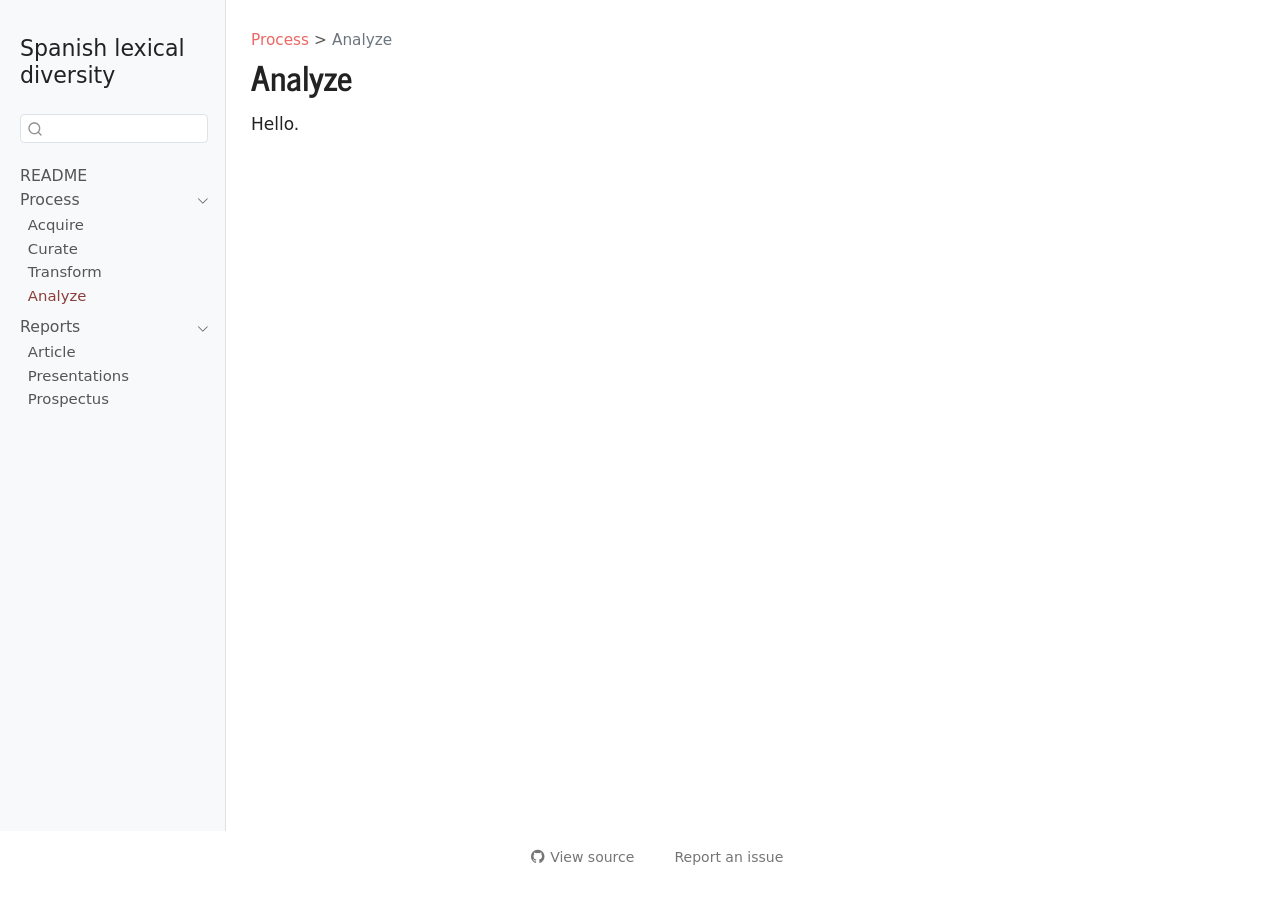
<file: process/4_analyze.html>
<!DOCTYPE html>
<html xmlns="http://www.w3.org/1999/xhtml" lang="en" xml:lang="en"><head>

<meta charset="utf-8">
<meta name="generator" content="quarto-1.4.551">

<meta name="viewport" content="width=device-width, initial-scale=1.0, user-scalable=yes">


<title>Spanish lexical diversity - Analyze</title>
<style>
code{white-space: pre-wrap;}
span.smallcaps{font-variant: small-caps;}
div.columns{display: flex; gap: min(4vw, 1.5em);}
div.column{flex: auto; overflow-x: auto;}
div.hanging-indent{margin-left: 1.5em; text-indent: -1.5em;}
ul.task-list{list-style: none;}
ul.task-list li input[type="checkbox"] {
  width: 0.8em;
  margin: 0 0.8em 0.2em -1em; /* quarto-specific, see https://github.com/quarto-dev/quarto-cli/issues/4556 */ 
  vertical-align: middle;
}
</style>


<script src="../site_libs/quarto-nav/quarto-nav.js"></script>
<script src="../site_libs/quarto-nav/headroom.min.js"></script>
<script src="../site_libs/clipboard/clipboard.min.js"></script>
<script src="../site_libs/quarto-search/autocomplete.umd.js"></script>
<script src="../site_libs/quarto-search/fuse.min.js"></script>
<script src="../site_libs/quarto-search/quarto-search.js"></script>
<meta name="quarto:offset" content="../">
<script src="../site_libs/quarto-html/quarto.js"></script>
<script src="../site_libs/quarto-html/popper.min.js"></script>
<script src="../site_libs/quarto-html/tippy.umd.min.js"></script>
<script src="../site_libs/quarto-html/anchor.min.js"></script>
<link href="../site_libs/quarto-html/tippy.css" rel="stylesheet">
<link href="../site_libs/quarto-html/quarto-syntax-highlighting.css" rel="stylesheet" id="quarto-text-highlighting-styles">
<script src="../site_libs/bootstrap/bootstrap.min.js"></script>
<link href="../site_libs/bootstrap/bootstrap-icons.css" rel="stylesheet">
<link href="../site_libs/bootstrap/bootstrap.min.css" rel="stylesheet" id="quarto-bootstrap" data-mode="light">
<script id="quarto-search-options" type="application/json">{
  "location": "sidebar",
  "copy-button": false,
  "collapse-after": 3,
  "panel-placement": "start",
  "type": "textbox",
  "limit": 50,
  "keyboard-shortcut": [
    "f",
    "/",
    "s"
  ],
  "show-item-context": false,
  "language": {
    "search-no-results-text": "No results",
    "search-matching-documents-text": "matching documents",
    "search-copy-link-title": "Copy link to search",
    "search-hide-matches-text": "Hide additional matches",
    "search-more-match-text": "more match in this document",
    "search-more-matches-text": "more matches in this document",
    "search-clear-button-title": "Clear",
    "search-text-placeholder": "",
    "search-detached-cancel-button-title": "Cancel",
    "search-submit-button-title": "Submit",
    "search-label": "Search"
  }
}</script>


</head>

<body class="nav-sidebar docked">

<div id="quarto-search-results"></div>
  <header id="quarto-header" class="headroom fixed-top">
  <nav class="quarto-secondary-nav">
    <div class="container-fluid d-flex">
      <button type="button" class="quarto-btn-toggle btn" data-bs-toggle="collapse" data-bs-target=".quarto-sidebar-collapse-item" aria-controls="quarto-sidebar" aria-expanded="false" aria-label="Toggle sidebar navigation" onclick="if (window.quartoToggleHeadroom) { window.quartoToggleHeadroom(); }">
        <i class="bi bi-layout-text-sidebar-reverse"></i>
      </button>
        <nav class="quarto-page-breadcrumbs" aria-label="breadcrumb"><ol class="breadcrumb"><li class="breadcrumb-item"><a href="../process/1_acquire.html">Process</a></li><li class="breadcrumb-item"><a href="../process/4_analyze.html">Analyze</a></li></ol></nav>
        <a class="flex-grow-1" role="button" data-bs-toggle="collapse" data-bs-target=".quarto-sidebar-collapse-item" aria-controls="quarto-sidebar" aria-expanded="false" aria-label="Toggle sidebar navigation" onclick="if (window.quartoToggleHeadroom) { window.quartoToggleHeadroom(); }">      
        </a>
      <button type="button" class="btn quarto-search-button" aria-label="" onclick="window.quartoOpenSearch();">
        <i class="bi bi-search"></i>
      </button>
    </div>
  </nav>
</header>
<!-- content -->
<div id="quarto-content" class="quarto-container page-columns page-rows-contents page-layout-article">
<!-- sidebar -->
  <nav id="quarto-sidebar" class="sidebar collapse collapse-horizontal quarto-sidebar-collapse-item sidebar-navigation docked overflow-auto">
    <div class="pt-lg-2 mt-2 text-left sidebar-header">
    <div class="sidebar-title mb-0 py-0">
      <a href="../">Spanish lexical diversity</a> 
    </div>
      </div>
        <div class="mt-2 flex-shrink-0 align-items-center">
        <div class="sidebar-search">
        <div id="quarto-search" class="" title="Search"></div>
        </div>
        </div>
    <div class="sidebar-menu-container"> 
    <ul class="list-unstyled mt-1">
        <li class="sidebar-item">
  <div class="sidebar-item-container"> 
  <a href="../index.html" class="sidebar-item-text sidebar-link">
 <span class="menu-text">README</span></a>
  </div>
</li>
        <li class="sidebar-item sidebar-item-section">
      <div class="sidebar-item-container"> 
            <a class="sidebar-item-text sidebar-link text-start" data-bs-toggle="collapse" data-bs-target="#quarto-sidebar-section-1" aria-expanded="true">
 <span class="menu-text">Process</span></a>
          <a class="sidebar-item-toggle text-start" data-bs-toggle="collapse" data-bs-target="#quarto-sidebar-section-1" aria-expanded="true" aria-label="Toggle section">
            <i class="bi bi-chevron-right ms-2"></i>
          </a> 
      </div>
      <ul id="quarto-sidebar-section-1" class="collapse list-unstyled sidebar-section depth1 show">  
          <li class="sidebar-item">
  <div class="sidebar-item-container"> 
  <a href="../process/1_acquire.html" class="sidebar-item-text sidebar-link">
 <span class="menu-text">Acquire</span></a>
  </div>
</li>
          <li class="sidebar-item">
  <div class="sidebar-item-container"> 
  <a href="../process/2_curate.html" class="sidebar-item-text sidebar-link">
 <span class="menu-text">Curate</span></a>
  </div>
</li>
          <li class="sidebar-item">
  <div class="sidebar-item-container"> 
  <a href="../process/3_transform.html" class="sidebar-item-text sidebar-link">
 <span class="menu-text">Transform</span></a>
  </div>
</li>
          <li class="sidebar-item">
  <div class="sidebar-item-container"> 
  <a href="../process/4_analyze.html" class="sidebar-item-text sidebar-link active">
 <span class="menu-text">Analyze</span></a>
  </div>
</li>
      </ul>
  </li>
        <li class="sidebar-item sidebar-item-section">
      <div class="sidebar-item-container"> 
            <a class="sidebar-item-text sidebar-link text-start" data-bs-toggle="collapse" data-bs-target="#quarto-sidebar-section-2" aria-expanded="true">
 <span class="menu-text">Reports</span></a>
          <a class="sidebar-item-toggle text-start" data-bs-toggle="collapse" data-bs-target="#quarto-sidebar-section-2" aria-expanded="true" aria-label="Toggle section">
            <i class="bi bi-chevron-right ms-2"></i>
          </a> 
      </div>
      <ul id="quarto-sidebar-section-2" class="collapse list-unstyled sidebar-section depth1 show">  
          <li class="sidebar-item">
  <div class="sidebar-item-container"> 
  <a href="../reports/article.html" class="sidebar-item-text sidebar-link">
 <span class="menu-text">Article</span></a>
  </div>
</li>
          <li class="sidebar-item">
  <div class="sidebar-item-container"> 
  <a href="../reports/presentations.html" class="sidebar-item-text sidebar-link">
 <span class="menu-text">Presentations</span></a>
  </div>
</li>
          <li class="sidebar-item">
  <div class="sidebar-item-container"> 
  <a href="../reports/prospectus.html" class="sidebar-item-text sidebar-link">
 <span class="menu-text">Prospectus</span></a>
  </div>
</li>
      </ul>
  </li>
    </ul>
    </div>
</nav>
<div id="quarto-sidebar-glass" class="quarto-sidebar-collapse-item" data-bs-toggle="collapse" data-bs-target=".quarto-sidebar-collapse-item"></div>
<!-- margin-sidebar -->
    <div id="quarto-margin-sidebar" class="sidebar margin-sidebar">
        
    </div>
<!-- main -->
<main class="content" id="quarto-document-content">

<header id="title-block-header" class="quarto-title-block default"><nav class="quarto-page-breadcrumbs quarto-title-breadcrumbs d-none d-lg-block" aria-label="breadcrumb"><ol class="breadcrumb"><li class="breadcrumb-item"><a href="../process/1_acquire.html">Process</a></li><li class="breadcrumb-item"><a href="../process/4_analyze.html">Analyze</a></li></ol></nav>
<div class="quarto-title">
<h1 class="title">Analyze</h1>
</div>



<div class="quarto-title-meta">

    
  
    
  </div>
  


</header>


<p>Hello.</p>



</main> <!-- /main -->
<script id="quarto-html-after-body" type="application/javascript">
window.document.addEventListener("DOMContentLoaded", function (event) {
  const toggleBodyColorMode = (bsSheetEl) => {
    const mode = bsSheetEl.getAttribute("data-mode");
    const bodyEl = window.document.querySelector("body");
    if (mode === "dark") {
      bodyEl.classList.add("quarto-dark");
      bodyEl.classList.remove("quarto-light");
    } else {
      bodyEl.classList.add("quarto-light");
      bodyEl.classList.remove("quarto-dark");
    }
  }
  const toggleBodyColorPrimary = () => {
    const bsSheetEl = window.document.querySelector("link#quarto-bootstrap");
    if (bsSheetEl) {
      toggleBodyColorMode(bsSheetEl);
    }
  }
  toggleBodyColorPrimary();  
  const icon = "";
  const anchorJS = new window.AnchorJS();
  anchorJS.options = {
    placement: 'right',
    icon: icon
  };
  anchorJS.add('.anchored');
  const isCodeAnnotation = (el) => {
    for (const clz of el.classList) {
      if (clz.startsWith('code-annotation-')) {                     
        return true;
      }
    }
    return false;
  }
  const clipboard = new window.ClipboardJS('.code-copy-button', {
    text: function(trigger) {
      const codeEl = trigger.previousElementSibling.cloneNode(true);
      for (const childEl of codeEl.children) {
        if (isCodeAnnotation(childEl)) {
          childEl.remove();
        }
      }
      return codeEl.innerText;
    }
  });
  clipboard.on('success', function(e) {
    // button target
    const button = e.trigger;
    // don't keep focus
    button.blur();
    // flash "checked"
    button.classList.add('code-copy-button-checked');
    var currentTitle = button.getAttribute("title");
    button.setAttribute("title", "Copied!");
    let tooltip;
    if (window.bootstrap) {
      button.setAttribute("data-bs-toggle", "tooltip");
      button.setAttribute("data-bs-placement", "left");
      button.setAttribute("data-bs-title", "Copied!");
      tooltip = new bootstrap.Tooltip(button, 
        { trigger: "manual", 
          customClass: "code-copy-button-tooltip",
          offset: [0, -8]});
      tooltip.show();    
    }
    setTimeout(function() {
      if (tooltip) {
        tooltip.hide();
        button.removeAttribute("data-bs-title");
        button.removeAttribute("data-bs-toggle");
        button.removeAttribute("data-bs-placement");
      }
      button.setAttribute("title", currentTitle);
      button.classList.remove('code-copy-button-checked');
    }, 1000);
    // clear code selection
    e.clearSelection();
  });
    var localhostRegex = new RegExp(/^(?:http|https):\/\/localhost\:?[0-9]*\//);
    var mailtoRegex = new RegExp(/^mailto:/);
      var filterRegex = new RegExp("https:\/\/lin-380-s24\.github\.io\/project_renv");
    var isInternal = (href) => {
        return filterRegex.test(href) || localhostRegex.test(href) || mailtoRegex.test(href);
    }
    // Inspect non-navigation links and adorn them if external
 	var links = window.document.querySelectorAll('a[href]:not(.nav-link):not(.navbar-brand):not(.toc-action):not(.sidebar-link):not(.sidebar-item-toggle):not(.pagination-link):not(.no-external):not([aria-hidden]):not(.dropdown-item):not(.quarto-navigation-tool)');
    for (var i=0; i<links.length; i++) {
      const link = links[i];
      if (!isInternal(link.href)) {
        // undo the damage that might have been done by quarto-nav.js in the case of
        // links that we want to consider external
        if (link.dataset.originalHref !== undefined) {
          link.href = link.dataset.originalHref;
        }
      }
    }
  function tippyHover(el, contentFn, onTriggerFn, onUntriggerFn) {
    const config = {
      allowHTML: true,
      maxWidth: 500,
      delay: 100,
      arrow: false,
      appendTo: function(el) {
          return el.parentElement;
      },
      interactive: true,
      interactiveBorder: 10,
      theme: 'quarto',
      placement: 'bottom-start',
    };
    if (contentFn) {
      config.content = contentFn;
    }
    if (onTriggerFn) {
      config.onTrigger = onTriggerFn;
    }
    if (onUntriggerFn) {
      config.onUntrigger = onUntriggerFn;
    }
    window.tippy(el, config); 
  }
  const noterefs = window.document.querySelectorAll('a[role="doc-noteref"]');
  for (var i=0; i<noterefs.length; i++) {
    const ref = noterefs[i];
    tippyHover(ref, function() {
      // use id or data attribute instead here
      let href = ref.getAttribute('data-footnote-href') || ref.getAttribute('href');
      try { href = new URL(href).hash; } catch {}
      const id = href.replace(/^#\/?/, "");
      const note = window.document.getElementById(id);
      if (note) {
        return note.innerHTML;
      } else {
        return "";
      }
    });
  }
  const xrefs = window.document.querySelectorAll('a.quarto-xref');
  const processXRef = (id, note) => {
    // Strip column container classes
    const stripColumnClz = (el) => {
      el.classList.remove("page-full", "page-columns");
      if (el.children) {
        for (const child of el.children) {
          stripColumnClz(child);
        }
      }
    }
    stripColumnClz(note)
    if (id === null || id.startsWith('sec-')) {
      // Special case sections, only their first couple elements
      const container = document.createElement("div");
      if (note.children && note.children.length > 2) {
        container.appendChild(note.children[0].cloneNode(true));
        for (let i = 1; i < note.children.length; i++) {
          const child = note.children[i];
          if (child.tagName === "P" && child.innerText === "") {
            continue;
          } else {
            container.appendChild(child.cloneNode(true));
            break;
          }
        }
        if (window.Quarto?.typesetMath) {
          window.Quarto.typesetMath(container);
        }
        return container.innerHTML
      } else {
        if (window.Quarto?.typesetMath) {
          window.Quarto.typesetMath(note);
        }
        return note.innerHTML;
      }
    } else {
      // Remove any anchor links if they are present
      const anchorLink = note.querySelector('a.anchorjs-link');
      if (anchorLink) {
        anchorLink.remove();
      }
      if (window.Quarto?.typesetMath) {
        window.Quarto.typesetMath(note);
      }
      // TODO in 1.5, we should make sure this works without a callout special case
      if (note.classList.contains("callout")) {
        return note.outerHTML;
      } else {
        return note.innerHTML;
      }
    }
  }
  for (var i=0; i<xrefs.length; i++) {
    const xref = xrefs[i];
    tippyHover(xref, undefined, function(instance) {
      instance.disable();
      let url = xref.getAttribute('href');
      let hash = undefined; 
      if (url.startsWith('#')) {
        hash = url;
      } else {
        try { hash = new URL(url).hash; } catch {}
      }
      if (hash) {
        const id = hash.replace(/^#\/?/, "");
        const note = window.document.getElementById(id);
        if (note !== null) {
          try {
            const html = processXRef(id, note.cloneNode(true));
            instance.setContent(html);
          } finally {
            instance.enable();
            instance.show();
          }
        } else {
          // See if we can fetch this
          fetch(url.split('#')[0])
          .then(res => res.text())
          .then(html => {
            const parser = new DOMParser();
            const htmlDoc = parser.parseFromString(html, "text/html");
            const note = htmlDoc.getElementById(id);
            if (note !== null) {
              const html = processXRef(id, note);
              instance.setContent(html);
            } 
          }).finally(() => {
            instance.enable();
            instance.show();
          });
        }
      } else {
        // See if we can fetch a full url (with no hash to target)
        // This is a special case and we should probably do some content thinning / targeting
        fetch(url)
        .then(res => res.text())
        .then(html => {
          const parser = new DOMParser();
          const htmlDoc = parser.parseFromString(html, "text/html");
          const note = htmlDoc.querySelector('main.content');
          if (note !== null) {
            // This should only happen for chapter cross references
            // (since there is no id in the URL)
            // remove the first header
            if (note.children.length > 0 && note.children[0].tagName === "HEADER") {
              note.children[0].remove();
            }
            const html = processXRef(null, note);
            instance.setContent(html);
          } 
        }).finally(() => {
          instance.enable();
          instance.show();
        });
      }
    }, function(instance) {
    });
  }
      let selectedAnnoteEl;
      const selectorForAnnotation = ( cell, annotation) => {
        let cellAttr = 'data-code-cell="' + cell + '"';
        let lineAttr = 'data-code-annotation="' +  annotation + '"';
        const selector = 'span[' + cellAttr + '][' + lineAttr + ']';
        return selector;
      }
      const selectCodeLines = (annoteEl) => {
        const doc = window.document;
        const targetCell = annoteEl.getAttribute("data-target-cell");
        const targetAnnotation = annoteEl.getAttribute("data-target-annotation");
        const annoteSpan = window.document.querySelector(selectorForAnnotation(targetCell, targetAnnotation));
        const lines = annoteSpan.getAttribute("data-code-lines").split(",");
        const lineIds = lines.map((line) => {
          return targetCell + "-" + line;
        })
        let top = null;
        let height = null;
        let parent = null;
        if (lineIds.length > 0) {
            //compute the position of the single el (top and bottom and make a div)
            const el = window.document.getElementById(lineIds[0]);
            top = el.offsetTop;
            height = el.offsetHeight;
            parent = el.parentElement.parentElement;
          if (lineIds.length > 1) {
            const lastEl = window.document.getElementById(lineIds[lineIds.length - 1]);
            const bottom = lastEl.offsetTop + lastEl.offsetHeight;
            height = bottom - top;
          }
          if (top !== null && height !== null && parent !== null) {
            // cook up a div (if necessary) and position it 
            let div = window.document.getElementById("code-annotation-line-highlight");
            if (div === null) {
              div = window.document.createElement("div");
              div.setAttribute("id", "code-annotation-line-highlight");
              div.style.position = 'absolute';
              parent.appendChild(div);
            }
            div.style.top = top - 2 + "px";
            div.style.height = height + 4 + "px";
            div.style.left = 0;
            let gutterDiv = window.document.getElementById("code-annotation-line-highlight-gutter");
            if (gutterDiv === null) {
              gutterDiv = window.document.createElement("div");
              gutterDiv.setAttribute("id", "code-annotation-line-highlight-gutter");
              gutterDiv.style.position = 'absolute';
              const codeCell = window.document.getElementById(targetCell);
              const gutter = codeCell.querySelector('.code-annotation-gutter');
              gutter.appendChild(gutterDiv);
            }
            gutterDiv.style.top = top - 2 + "px";
            gutterDiv.style.height = height + 4 + "px";
          }
          selectedAnnoteEl = annoteEl;
        }
      };
      const unselectCodeLines = () => {
        const elementsIds = ["code-annotation-line-highlight", "code-annotation-line-highlight-gutter"];
        elementsIds.forEach((elId) => {
          const div = window.document.getElementById(elId);
          if (div) {
            div.remove();
          }
        });
        selectedAnnoteEl = undefined;
      };
        // Handle positioning of the toggle
    window.addEventListener(
      "resize",
      throttle(() => {
        elRect = undefined;
        if (selectedAnnoteEl) {
          selectCodeLines(selectedAnnoteEl);
        }
      }, 10)
    );
    function throttle(fn, ms) {
    let throttle = false;
    let timer;
      return (...args) => {
        if(!throttle) { // first call gets through
            fn.apply(this, args);
            throttle = true;
        } else { // all the others get throttled
            if(timer) clearTimeout(timer); // cancel #2
            timer = setTimeout(() => {
              fn.apply(this, args);
              timer = throttle = false;
            }, ms);
        }
      };
    }
      // Attach click handler to the DT
      const annoteDls = window.document.querySelectorAll('dt[data-target-cell]');
      for (const annoteDlNode of annoteDls) {
        annoteDlNode.addEventListener('click', (event) => {
          const clickedEl = event.target;
          if (clickedEl !== selectedAnnoteEl) {
            unselectCodeLines();
            const activeEl = window.document.querySelector('dt[data-target-cell].code-annotation-active');
            if (activeEl) {
              activeEl.classList.remove('code-annotation-active');
            }
            selectCodeLines(clickedEl);
            clickedEl.classList.add('code-annotation-active');
          } else {
            // Unselect the line
            unselectCodeLines();
            clickedEl.classList.remove('code-annotation-active');
          }
        });
      }
  const findCites = (el) => {
    const parentEl = el.parentElement;
    if (parentEl) {
      const cites = parentEl.dataset.cites;
      if (cites) {
        return {
          el,
          cites: cites.split(' ')
        };
      } else {
        return findCites(el.parentElement)
      }
    } else {
      return undefined;
    }
  };
  var bibliorefs = window.document.querySelectorAll('a[role="doc-biblioref"]');
  for (var i=0; i<bibliorefs.length; i++) {
    const ref = bibliorefs[i];
    const citeInfo = findCites(ref);
    if (citeInfo) {
      tippyHover(citeInfo.el, function() {
        var popup = window.document.createElement('div');
        citeInfo.cites.forEach(function(cite) {
          var citeDiv = window.document.createElement('div');
          citeDiv.classList.add('hanging-indent');
          citeDiv.classList.add('csl-entry');
          var biblioDiv = window.document.getElementById('ref-' + cite);
          if (biblioDiv) {
            citeDiv.innerHTML = biblioDiv.innerHTML;
          }
          popup.appendChild(citeDiv);
        });
        return popup.innerHTML;
      });
    }
  }
});
</script>
</div> <!-- /content -->




<footer class="footer"><div class="nav-footer"><div class="nav-footer-center"><div class="toc-actions"><ul><li><a href="https://github.com/lin-380-s24/project_renv/blob/main/process/4_analyze.qmd" class="toc-action"><i class="bi bi-github"></i>View source</a></li><li><a href="https://github.com/lin-380-s24/project_renv/issues/new" class="toc-action"><i class="bi empty"></i>Report an issue</a></li></ul></div></div></div></footer></body></html>
</file>
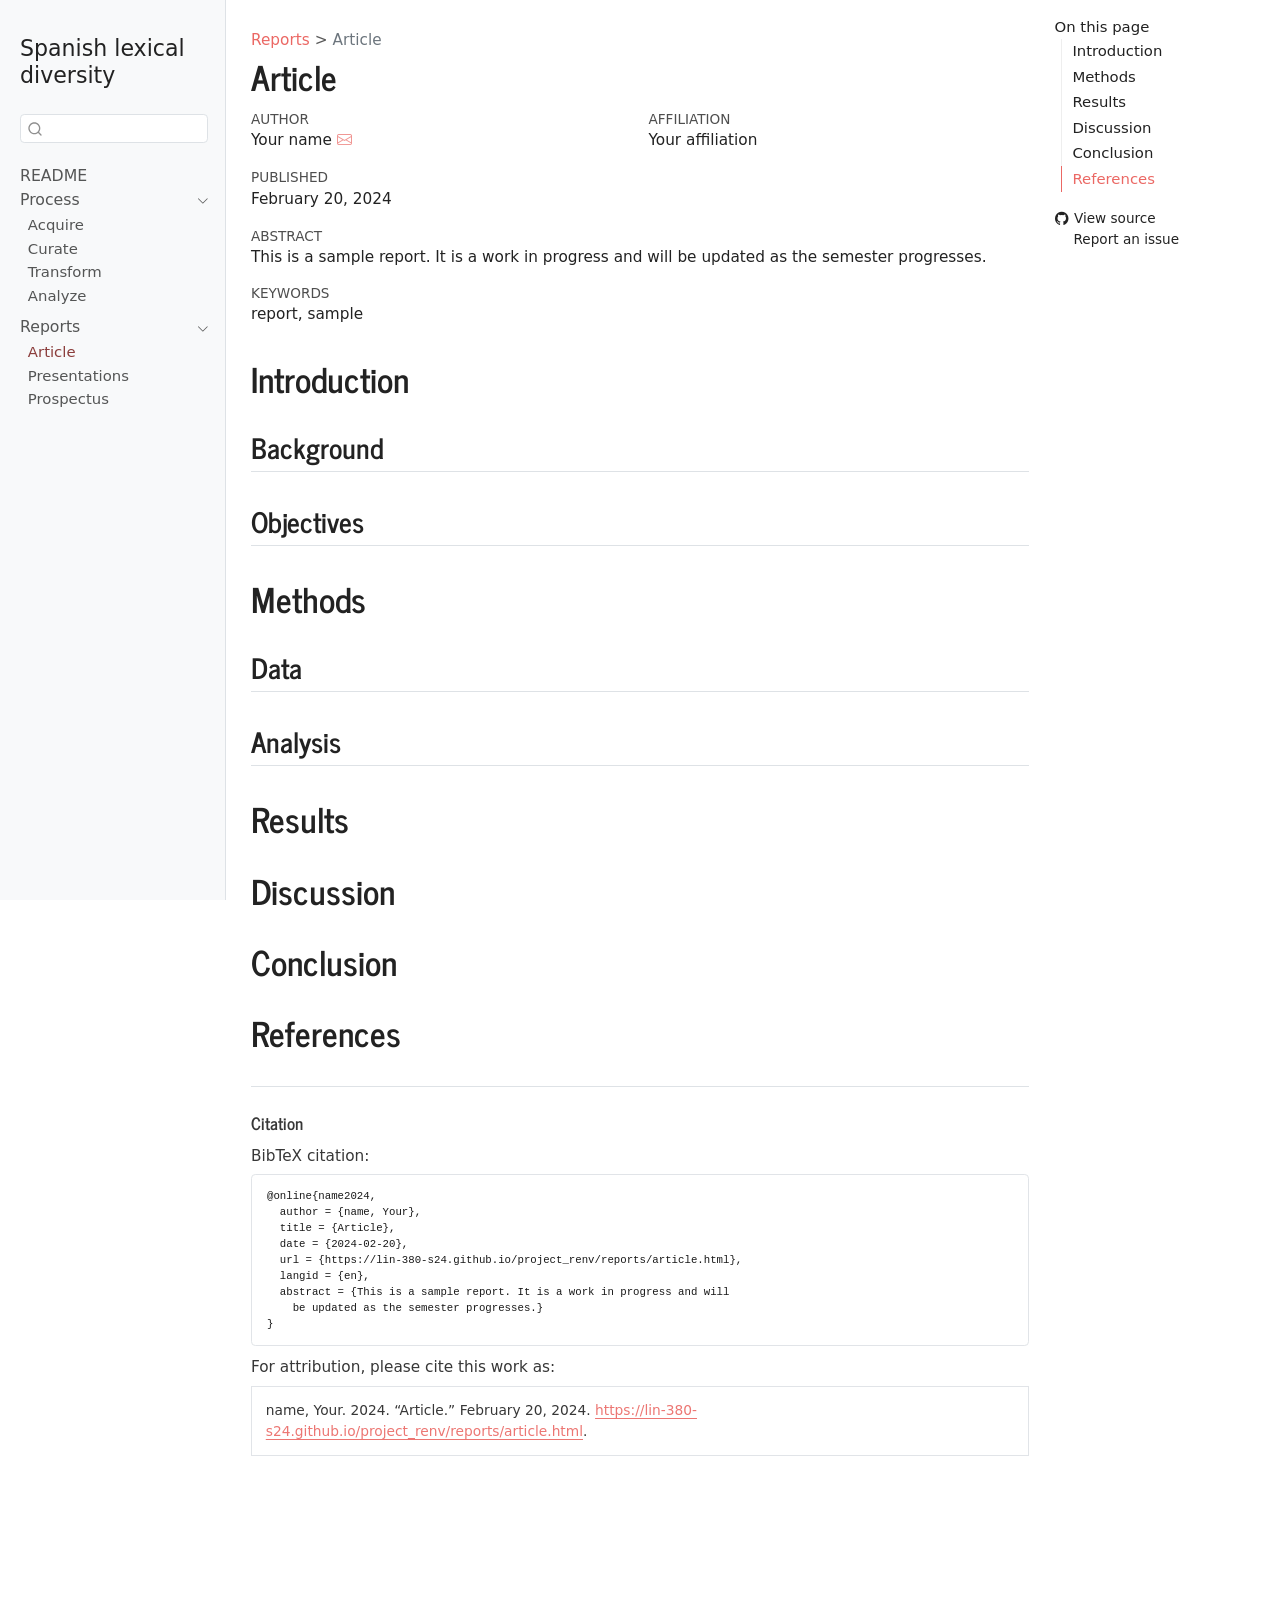
<file: reports/article.html>
<!DOCTYPE html>
<html xmlns="http://www.w3.org/1999/xhtml" lang="en" xml:lang="en"><head>

<meta charset="utf-8">
<meta name="generator" content="quarto-1.4.551">

<meta name="viewport" content="width=device-width, initial-scale=1.0, user-scalable=yes">

<meta name="author" content="Your name">
<meta name="dcterms.date" content="2024-02-20">
<meta name="keywords" content="report, sample">

<title>Spanish lexical diversity - Article</title>
<style>
code{white-space: pre-wrap;}
span.smallcaps{font-variant: small-caps;}
div.columns{display: flex; gap: min(4vw, 1.5em);}
div.column{flex: auto; overflow-x: auto;}
div.hanging-indent{margin-left: 1.5em; text-indent: -1.5em;}
ul.task-list{list-style: none;}
ul.task-list li input[type="checkbox"] {
  width: 0.8em;
  margin: 0 0.8em 0.2em -1em; /* quarto-specific, see https://github.com/quarto-dev/quarto-cli/issues/4556 */ 
  vertical-align: middle;
}
</style>


<script src="../site_libs/quarto-nav/quarto-nav.js"></script>
<script src="../site_libs/quarto-nav/headroom.min.js"></script>
<script src="../site_libs/clipboard/clipboard.min.js"></script>
<script src="../site_libs/quarto-search/autocomplete.umd.js"></script>
<script src="../site_libs/quarto-search/fuse.min.js"></script>
<script src="../site_libs/quarto-search/quarto-search.js"></script>
<meta name="quarto:offset" content="../">
<script src="../site_libs/quarto-html/quarto.js"></script>
<script src="../site_libs/quarto-html/popper.min.js"></script>
<script src="../site_libs/quarto-html/tippy.umd.min.js"></script>
<script src="../site_libs/quarto-html/anchor.min.js"></script>
<link href="../site_libs/quarto-html/tippy.css" rel="stylesheet">
<link href="../site_libs/quarto-html/quarto-syntax-highlighting.css" rel="stylesheet" id="quarto-text-highlighting-styles">
<script src="../site_libs/bootstrap/bootstrap.min.js"></script>
<link href="../site_libs/bootstrap/bootstrap-icons.css" rel="stylesheet">
<link href="../site_libs/bootstrap/bootstrap.min.css" rel="stylesheet" id="quarto-bootstrap" data-mode="light">
<script id="quarto-search-options" type="application/json">{
  "location": "sidebar",
  "copy-button": false,
  "collapse-after": 3,
  "panel-placement": "start",
  "type": "textbox",
  "limit": 50,
  "keyboard-shortcut": [
    "f",
    "/",
    "s"
  ],
  "show-item-context": false,
  "language": {
    "search-no-results-text": "No results",
    "search-matching-documents-text": "matching documents",
    "search-copy-link-title": "Copy link to search",
    "search-hide-matches-text": "Hide additional matches",
    "search-more-match-text": "more match in this document",
    "search-more-matches-text": "more matches in this document",
    "search-clear-button-title": "Clear",
    "search-text-placeholder": "",
    "search-detached-cancel-button-title": "Cancel",
    "search-submit-button-title": "Submit",
    "search-label": "Search"
  }
}</script>


</head>

<body class="nav-sidebar docked">

<div id="quarto-search-results"></div>
  <header id="quarto-header" class="headroom fixed-top">
  <nav class="quarto-secondary-nav">
    <div class="container-fluid d-flex">
      <button type="button" class="quarto-btn-toggle btn" data-bs-toggle="collapse" data-bs-target=".quarto-sidebar-collapse-item" aria-controls="quarto-sidebar" aria-expanded="false" aria-label="Toggle sidebar navigation" onclick="if (window.quartoToggleHeadroom) { window.quartoToggleHeadroom(); }">
        <i class="bi bi-layout-text-sidebar-reverse"></i>
      </button>
        <nav class="quarto-page-breadcrumbs" aria-label="breadcrumb"><ol class="breadcrumb"><li class="breadcrumb-item"><a href="../reports/article.html">Reports</a></li><li class="breadcrumb-item"><a href="../reports/article.html">Article</a></li></ol></nav>
        <a class="flex-grow-1" role="button" data-bs-toggle="collapse" data-bs-target=".quarto-sidebar-collapse-item" aria-controls="quarto-sidebar" aria-expanded="false" aria-label="Toggle sidebar navigation" onclick="if (window.quartoToggleHeadroom) { window.quartoToggleHeadroom(); }">      
        </a>
      <button type="button" class="btn quarto-search-button" aria-label="" onclick="window.quartoOpenSearch();">
        <i class="bi bi-search"></i>
      </button>
    </div>
  </nav>
</header>
<!-- content -->
<div id="quarto-content" class="quarto-container page-columns page-rows-contents page-layout-article">
<!-- sidebar -->
  <nav id="quarto-sidebar" class="sidebar collapse collapse-horizontal quarto-sidebar-collapse-item sidebar-navigation docked overflow-auto">
    <div class="pt-lg-2 mt-2 text-left sidebar-header">
    <div class="sidebar-title mb-0 py-0">
      <a href="../">Spanish lexical diversity</a> 
    </div>
      </div>
        <div class="mt-2 flex-shrink-0 align-items-center">
        <div class="sidebar-search">
        <div id="quarto-search" class="" title="Search"></div>
        </div>
        </div>
    <div class="sidebar-menu-container"> 
    <ul class="list-unstyled mt-1">
        <li class="sidebar-item">
  <div class="sidebar-item-container"> 
  <a href="../index.html" class="sidebar-item-text sidebar-link">
 <span class="menu-text">README</span></a>
  </div>
</li>
        <li class="sidebar-item sidebar-item-section">
      <div class="sidebar-item-container"> 
            <a class="sidebar-item-text sidebar-link text-start" data-bs-toggle="collapse" data-bs-target="#quarto-sidebar-section-1" aria-expanded="true">
 <span class="menu-text">Process</span></a>
          <a class="sidebar-item-toggle text-start" data-bs-toggle="collapse" data-bs-target="#quarto-sidebar-section-1" aria-expanded="true" aria-label="Toggle section">
            <i class="bi bi-chevron-right ms-2"></i>
          </a> 
      </div>
      <ul id="quarto-sidebar-section-1" class="collapse list-unstyled sidebar-section depth1 show">  
          <li class="sidebar-item">
  <div class="sidebar-item-container"> 
  <a href="../process/1_acquire.html" class="sidebar-item-text sidebar-link">
 <span class="menu-text">Acquire</span></a>
  </div>
</li>
          <li class="sidebar-item">
  <div class="sidebar-item-container"> 
  <a href="../process/2_curate.html" class="sidebar-item-text sidebar-link">
 <span class="menu-text">Curate</span></a>
  </div>
</li>
          <li class="sidebar-item">
  <div class="sidebar-item-container"> 
  <a href="../process/3_transform.html" class="sidebar-item-text sidebar-link">
 <span class="menu-text">Transform</span></a>
  </div>
</li>
          <li class="sidebar-item">
  <div class="sidebar-item-container"> 
  <a href="../process/4_analyze.html" class="sidebar-item-text sidebar-link">
 <span class="menu-text">Analyze</span></a>
  </div>
</li>
      </ul>
  </li>
        <li class="sidebar-item sidebar-item-section">
      <div class="sidebar-item-container"> 
            <a class="sidebar-item-text sidebar-link text-start" data-bs-toggle="collapse" data-bs-target="#quarto-sidebar-section-2" aria-expanded="true">
 <span class="menu-text">Reports</span></a>
          <a class="sidebar-item-toggle text-start" data-bs-toggle="collapse" data-bs-target="#quarto-sidebar-section-2" aria-expanded="true" aria-label="Toggle section">
            <i class="bi bi-chevron-right ms-2"></i>
          </a> 
      </div>
      <ul id="quarto-sidebar-section-2" class="collapse list-unstyled sidebar-section depth1 show">  
          <li class="sidebar-item">
  <div class="sidebar-item-container"> 
  <a href="../reports/article.html" class="sidebar-item-text sidebar-link active">
 <span class="menu-text">Article</span></a>
  </div>
</li>
          <li class="sidebar-item">
  <div class="sidebar-item-container"> 
  <a href="../reports/presentations.html" class="sidebar-item-text sidebar-link">
 <span class="menu-text">Presentations</span></a>
  </div>
</li>
          <li class="sidebar-item">
  <div class="sidebar-item-container"> 
  <a href="../reports/prospectus.html" class="sidebar-item-text sidebar-link">
 <span class="menu-text">Prospectus</span></a>
  </div>
</li>
      </ul>
  </li>
    </ul>
    </div>
</nav>
<div id="quarto-sidebar-glass" class="quarto-sidebar-collapse-item" data-bs-toggle="collapse" data-bs-target=".quarto-sidebar-collapse-item"></div>
<!-- margin-sidebar -->
    <div id="quarto-margin-sidebar" class="sidebar margin-sidebar">
        <nav id="TOC" role="doc-toc" class="toc-active">
    <h2 id="toc-title">On this page</h2>
   
  <ul>
  <li><a href="#introduction" id="toc-introduction" class="nav-link active" data-scroll-target="#introduction">Introduction</a>
  <ul class="collapse">
  <li><a href="#background" id="toc-background" class="nav-link" data-scroll-target="#background">Background</a></li>
  <li><a href="#objectives" id="toc-objectives" class="nav-link" data-scroll-target="#objectives">Objectives</a></li>
  </ul></li>
  <li><a href="#methods" id="toc-methods" class="nav-link" data-scroll-target="#methods">Methods</a>
  <ul class="collapse">
  <li><a href="#data" id="toc-data" class="nav-link" data-scroll-target="#data">Data</a></li>
  <li><a href="#analysis" id="toc-analysis" class="nav-link" data-scroll-target="#analysis">Analysis</a></li>
  </ul></li>
  <li><a href="#results" id="toc-results" class="nav-link" data-scroll-target="#results">Results</a></li>
  <li><a href="#discussion" id="toc-discussion" class="nav-link" data-scroll-target="#discussion">Discussion</a></li>
  <li><a href="#conclusion" id="toc-conclusion" class="nav-link" data-scroll-target="#conclusion">Conclusion</a></li>
  <li><a href="#references" id="toc-references" class="nav-link" data-scroll-target="#references">References</a></li>
  </ul>
<div class="toc-actions"><ul><li><a href="https://github.com/lin-380-s24/project_renv/blob/main/reports/article.qmd" class="toc-action"><i class="bi bi-github"></i>View source</a></li><li><a href="https://github.com/lin-380-s24/project_renv/issues/new" class="toc-action"><i class="bi empty"></i>Report an issue</a></li></ul></div></nav>
    </div>
<!-- main -->
<main class="content" id="quarto-document-content">

<header id="title-block-header" class="quarto-title-block default"><nav class="quarto-page-breadcrumbs quarto-title-breadcrumbs d-none d-lg-block" aria-label="breadcrumb"><ol class="breadcrumb"><li class="breadcrumb-item"><a href="../reports/article.html">Reports</a></li><li class="breadcrumb-item"><a href="../reports/article.html">Article</a></li></ol></nav>
<div class="quarto-title">
<h1 class="title">Article</h1>
</div>


<div class="quarto-title-meta-author">
  <div class="quarto-title-meta-heading">Author</div>
  <div class="quarto-title-meta-heading">Affiliation</div>
  
    <div class="quarto-title-meta-contents">
    <p class="author">Your name <a href="mailto:youremail@school.edu" class="quarto-title-author-email"><i class="bi bi-envelope"></i></a> </p>
  </div>
  <div class="quarto-title-meta-contents">
        <p class="affiliation">
            Your affiliation
          </p>
      </div>
  </div>

<div class="quarto-title-meta">

      
    <div>
    <div class="quarto-title-meta-heading">Published</div>
    <div class="quarto-title-meta-contents">
      <p class="date">February 20, 2024</p>
    </div>
  </div>
  
    
  </div>
  
<div>
  <div class="abstract">
    <div class="block-title">Abstract</div>
    <p>This is a sample report. It is a work in progress and will be updated as the semester progresses.</p>
  </div>
</div>

<div>
  <div class="keywords">
    <div class="block-title">Keywords</div>
    <p>report, sample</p>
  </div>
</div>

</header>


<section id="introduction" class="level1">
<h1>Introduction</h1>
<section id="background" class="level2">
<h2 class="anchored" data-anchor-id="background">Background</h2>
</section>
<section id="objectives" class="level2">
<h2 class="anchored" data-anchor-id="objectives">Objectives</h2>
</section>
</section>
<section id="methods" class="level1">
<h1>Methods</h1>
<section id="data" class="level2">
<h2 class="anchored" data-anchor-id="data">Data</h2>
</section>
<section id="analysis" class="level2">
<h2 class="anchored" data-anchor-id="analysis">Analysis</h2>
</section>
</section>
<section id="results" class="level1">
<h1>Results</h1>
</section>
<section id="discussion" class="level1">
<h1>Discussion</h1>
</section>
<section id="conclusion" class="level1">
<h1>Conclusion</h1>
</section>
<section id="references" class="level1">
<h1>References</h1>


</section>

<div id="quarto-appendix" class="default"><section class="quarto-appendix-contents" id="quarto-citation"><h2 class="anchored quarto-appendix-heading">Citation</h2><div><div class="quarto-appendix-secondary-label">BibTeX citation:</div><pre class="sourceCode code-with-copy quarto-appendix-bibtex"><code class="sourceCode bibtex">@online{name2024,
  author = {name, Your},
  title = {Article},
  date = {2024-02-20},
  url = {https://lin-380-s24.github.io/project_renv/reports/article.html},
  langid = {en},
  abstract = {This is a sample report. It is a work in progress and will
    be updated as the semester progresses.}
}
</code><button title="Copy to Clipboard" class="code-copy-button"><i class="bi"></i></button></pre><div class="quarto-appendix-secondary-label">For attribution, please cite this work as:</div><div id="ref-name2024" class="csl-entry quarto-appendix-citeas" role="listitem">
name, Your. 2024. <span>“Article.”</span> February 20, 2024. <a href="https://lin-380-s24.github.io/project_renv/reports/article.html">https://lin-380-s24.github.io/project_renv/reports/article.html</a>.
</div></div></section></div></main> <!-- /main -->
<script id="quarto-html-after-body" type="application/javascript">
window.document.addEventListener("DOMContentLoaded", function (event) {
  const toggleBodyColorMode = (bsSheetEl) => {
    const mode = bsSheetEl.getAttribute("data-mode");
    const bodyEl = window.document.querySelector("body");
    if (mode === "dark") {
      bodyEl.classList.add("quarto-dark");
      bodyEl.classList.remove("quarto-light");
    } else {
      bodyEl.classList.add("quarto-light");
      bodyEl.classList.remove("quarto-dark");
    }
  }
  const toggleBodyColorPrimary = () => {
    const bsSheetEl = window.document.querySelector("link#quarto-bootstrap");
    if (bsSheetEl) {
      toggleBodyColorMode(bsSheetEl);
    }
  }
  toggleBodyColorPrimary();  
  const icon = "";
  const anchorJS = new window.AnchorJS();
  anchorJS.options = {
    placement: 'right',
    icon: icon
  };
  anchorJS.add('.anchored');
  const isCodeAnnotation = (el) => {
    for (const clz of el.classList) {
      if (clz.startsWith('code-annotation-')) {                     
        return true;
      }
    }
    return false;
  }
  const clipboard = new window.ClipboardJS('.code-copy-button', {
    text: function(trigger) {
      const codeEl = trigger.previousElementSibling.cloneNode(true);
      for (const childEl of codeEl.children) {
        if (isCodeAnnotation(childEl)) {
          childEl.remove();
        }
      }
      return codeEl.innerText;
    }
  });
  clipboard.on('success', function(e) {
    // button target
    const button = e.trigger;
    // don't keep focus
    button.blur();
    // flash "checked"
    button.classList.add('code-copy-button-checked');
    var currentTitle = button.getAttribute("title");
    button.setAttribute("title", "Copied!");
    let tooltip;
    if (window.bootstrap) {
      button.setAttribute("data-bs-toggle", "tooltip");
      button.setAttribute("data-bs-placement", "left");
      button.setAttribute("data-bs-title", "Copied!");
      tooltip = new bootstrap.Tooltip(button, 
        { trigger: "manual", 
          customClass: "code-copy-button-tooltip",
          offset: [0, -8]});
      tooltip.show();    
    }
    setTimeout(function() {
      if (tooltip) {
        tooltip.hide();
        button.removeAttribute("data-bs-title");
        button.removeAttribute("data-bs-toggle");
        button.removeAttribute("data-bs-placement");
      }
      button.setAttribute("title", currentTitle);
      button.classList.remove('code-copy-button-checked');
    }, 1000);
    // clear code selection
    e.clearSelection();
  });
    var localhostRegex = new RegExp(/^(?:http|https):\/\/localhost\:?[0-9]*\//);
    var mailtoRegex = new RegExp(/^mailto:/);
      var filterRegex = new RegExp("https:\/\/lin-380-s24\.github\.io\/project_renv");
    var isInternal = (href) => {
        return filterRegex.test(href) || localhostRegex.test(href) || mailtoRegex.test(href);
    }
    // Inspect non-navigation links and adorn them if external
 	var links = window.document.querySelectorAll('a[href]:not(.nav-link):not(.navbar-brand):not(.toc-action):not(.sidebar-link):not(.sidebar-item-toggle):not(.pagination-link):not(.no-external):not([aria-hidden]):not(.dropdown-item):not(.quarto-navigation-tool)');
    for (var i=0; i<links.length; i++) {
      const link = links[i];
      if (!isInternal(link.href)) {
        // undo the damage that might have been done by quarto-nav.js in the case of
        // links that we want to consider external
        if (link.dataset.originalHref !== undefined) {
          link.href = link.dataset.originalHref;
        }
      }
    }
  function tippyHover(el, contentFn, onTriggerFn, onUntriggerFn) {
    const config = {
      allowHTML: true,
      maxWidth: 500,
      delay: 100,
      arrow: false,
      appendTo: function(el) {
          return el.parentElement;
      },
      interactive: true,
      interactiveBorder: 10,
      theme: 'quarto',
      placement: 'bottom-start',
    };
    if (contentFn) {
      config.content = contentFn;
    }
    if (onTriggerFn) {
      config.onTrigger = onTriggerFn;
    }
    if (onUntriggerFn) {
      config.onUntrigger = onUntriggerFn;
    }
    window.tippy(el, config); 
  }
  const noterefs = window.document.querySelectorAll('a[role="doc-noteref"]');
  for (var i=0; i<noterefs.length; i++) {
    const ref = noterefs[i];
    tippyHover(ref, function() {
      // use id or data attribute instead here
      let href = ref.getAttribute('data-footnote-href') || ref.getAttribute('href');
      try { href = new URL(href).hash; } catch {}
      const id = href.replace(/^#\/?/, "");
      const note = window.document.getElementById(id);
      if (note) {
        return note.innerHTML;
      } else {
        return "";
      }
    });
  }
  const xrefs = window.document.querySelectorAll('a.quarto-xref');
  const processXRef = (id, note) => {
    // Strip column container classes
    const stripColumnClz = (el) => {
      el.classList.remove("page-full", "page-columns");
      if (el.children) {
        for (const child of el.children) {
          stripColumnClz(child);
        }
      }
    }
    stripColumnClz(note)
    if (id === null || id.startsWith('sec-')) {
      // Special case sections, only their first couple elements
      const container = document.createElement("div");
      if (note.children && note.children.length > 2) {
        container.appendChild(note.children[0].cloneNode(true));
        for (let i = 1; i < note.children.length; i++) {
          const child = note.children[i];
          if (child.tagName === "P" && child.innerText === "") {
            continue;
          } else {
            container.appendChild(child.cloneNode(true));
            break;
          }
        }
        if (window.Quarto?.typesetMath) {
          window.Quarto.typesetMath(container);
        }
        return container.innerHTML
      } else {
        if (window.Quarto?.typesetMath) {
          window.Quarto.typesetMath(note);
        }
        return note.innerHTML;
      }
    } else {
      // Remove any anchor links if they are present
      const anchorLink = note.querySelector('a.anchorjs-link');
      if (anchorLink) {
        anchorLink.remove();
      }
      if (window.Quarto?.typesetMath) {
        window.Quarto.typesetMath(note);
      }
      // TODO in 1.5, we should make sure this works without a callout special case
      if (note.classList.contains("callout")) {
        return note.outerHTML;
      } else {
        return note.innerHTML;
      }
    }
  }
  for (var i=0; i<xrefs.length; i++) {
    const xref = xrefs[i];
    tippyHover(xref, undefined, function(instance) {
      instance.disable();
      let url = xref.getAttribute('href');
      let hash = undefined; 
      if (url.startsWith('#')) {
        hash = url;
      } else {
        try { hash = new URL(url).hash; } catch {}
      }
      if (hash) {
        const id = hash.replace(/^#\/?/, "");
        const note = window.document.getElementById(id);
        if (note !== null) {
          try {
            const html = processXRef(id, note.cloneNode(true));
            instance.setContent(html);
          } finally {
            instance.enable();
            instance.show();
          }
        } else {
          // See if we can fetch this
          fetch(url.split('#')[0])
          .then(res => res.text())
          .then(html => {
            const parser = new DOMParser();
            const htmlDoc = parser.parseFromString(html, "text/html");
            const note = htmlDoc.getElementById(id);
            if (note !== null) {
              const html = processXRef(id, note);
              instance.setContent(html);
            } 
          }).finally(() => {
            instance.enable();
            instance.show();
          });
        }
      } else {
        // See if we can fetch a full url (with no hash to target)
        // This is a special case and we should probably do some content thinning / targeting
        fetch(url)
        .then(res => res.text())
        .then(html => {
          const parser = new DOMParser();
          const htmlDoc = parser.parseFromString(html, "text/html");
          const note = htmlDoc.querySelector('main.content');
          if (note !== null) {
            // This should only happen for chapter cross references
            // (since there is no id in the URL)
            // remove the first header
            if (note.children.length > 0 && note.children[0].tagName === "HEADER") {
              note.children[0].remove();
            }
            const html = processXRef(null, note);
            instance.setContent(html);
          } 
        }).finally(() => {
          instance.enable();
          instance.show();
        });
      }
    }, function(instance) {
    });
  }
      let selectedAnnoteEl;
      const selectorForAnnotation = ( cell, annotation) => {
        let cellAttr = 'data-code-cell="' + cell + '"';
        let lineAttr = 'data-code-annotation="' +  annotation + '"';
        const selector = 'span[' + cellAttr + '][' + lineAttr + ']';
        return selector;
      }
      const selectCodeLines = (annoteEl) => {
        const doc = window.document;
        const targetCell = annoteEl.getAttribute("data-target-cell");
        const targetAnnotation = annoteEl.getAttribute("data-target-annotation");
        const annoteSpan = window.document.querySelector(selectorForAnnotation(targetCell, targetAnnotation));
        const lines = annoteSpan.getAttribute("data-code-lines").split(",");
        const lineIds = lines.map((line) => {
          return targetCell + "-" + line;
        })
        let top = null;
        let height = null;
        let parent = null;
        if (lineIds.length > 0) {
            //compute the position of the single el (top and bottom and make a div)
            const el = window.document.getElementById(lineIds[0]);
            top = el.offsetTop;
            height = el.offsetHeight;
            parent = el.parentElement.parentElement;
          if (lineIds.length > 1) {
            const lastEl = window.document.getElementById(lineIds[lineIds.length - 1]);
            const bottom = lastEl.offsetTop + lastEl.offsetHeight;
            height = bottom - top;
          }
          if (top !== null && height !== null && parent !== null) {
            // cook up a div (if necessary) and position it 
            let div = window.document.getElementById("code-annotation-line-highlight");
            if (div === null) {
              div = window.document.createElement("div");
              div.setAttribute("id", "code-annotation-line-highlight");
              div.style.position = 'absolute';
              parent.appendChild(div);
            }
            div.style.top = top - 2 + "px";
            div.style.height = height + 4 + "px";
            div.style.left = 0;
            let gutterDiv = window.document.getElementById("code-annotation-line-highlight-gutter");
            if (gutterDiv === null) {
              gutterDiv = window.document.createElement("div");
              gutterDiv.setAttribute("id", "code-annotation-line-highlight-gutter");
              gutterDiv.style.position = 'absolute';
              const codeCell = window.document.getElementById(targetCell);
              const gutter = codeCell.querySelector('.code-annotation-gutter');
              gutter.appendChild(gutterDiv);
            }
            gutterDiv.style.top = top - 2 + "px";
            gutterDiv.style.height = height + 4 + "px";
          }
          selectedAnnoteEl = annoteEl;
        }
      };
      const unselectCodeLines = () => {
        const elementsIds = ["code-annotation-line-highlight", "code-annotation-line-highlight-gutter"];
        elementsIds.forEach((elId) => {
          const div = window.document.getElementById(elId);
          if (div) {
            div.remove();
          }
        });
        selectedAnnoteEl = undefined;
      };
        // Handle positioning of the toggle
    window.addEventListener(
      "resize",
      throttle(() => {
        elRect = undefined;
        if (selectedAnnoteEl) {
          selectCodeLines(selectedAnnoteEl);
        }
      }, 10)
    );
    function throttle(fn, ms) {
    let throttle = false;
    let timer;
      return (...args) => {
        if(!throttle) { // first call gets through
            fn.apply(this, args);
            throttle = true;
        } else { // all the others get throttled
            if(timer) clearTimeout(timer); // cancel #2
            timer = setTimeout(() => {
              fn.apply(this, args);
              timer = throttle = false;
            }, ms);
        }
      };
    }
      // Attach click handler to the DT
      const annoteDls = window.document.querySelectorAll('dt[data-target-cell]');
      for (const annoteDlNode of annoteDls) {
        annoteDlNode.addEventListener('click', (event) => {
          const clickedEl = event.target;
          if (clickedEl !== selectedAnnoteEl) {
            unselectCodeLines();
            const activeEl = window.document.querySelector('dt[data-target-cell].code-annotation-active');
            if (activeEl) {
              activeEl.classList.remove('code-annotation-active');
            }
            selectCodeLines(clickedEl);
            clickedEl.classList.add('code-annotation-active');
          } else {
            // Unselect the line
            unselectCodeLines();
            clickedEl.classList.remove('code-annotation-active');
          }
        });
      }
  const findCites = (el) => {
    const parentEl = el.parentElement;
    if (parentEl) {
      const cites = parentEl.dataset.cites;
      if (cites) {
        return {
          el,
          cites: cites.split(' ')
        };
      } else {
        return findCites(el.parentElement)
      }
    } else {
      return undefined;
    }
  };
  var bibliorefs = window.document.querySelectorAll('a[role="doc-biblioref"]');
  for (var i=0; i<bibliorefs.length; i++) {
    const ref = bibliorefs[i];
    const citeInfo = findCites(ref);
    if (citeInfo) {
      tippyHover(citeInfo.el, function() {
        var popup = window.document.createElement('div');
        citeInfo.cites.forEach(function(cite) {
          var citeDiv = window.document.createElement('div');
          citeDiv.classList.add('hanging-indent');
          citeDiv.classList.add('csl-entry');
          var biblioDiv = window.document.getElementById('ref-' + cite);
          if (biblioDiv) {
            citeDiv.innerHTML = biblioDiv.innerHTML;
          }
          popup.appendChild(citeDiv);
        });
        return popup.innerHTML;
      });
    }
  }
});
</script>
</div> <!-- /content -->




<footer class="footer"><div class="nav-footer"><div class="nav-footer-center"><div class="toc-actions d-sm-block d-md-none"><ul><li><a href="https://github.com/lin-380-s24/project_renv/blob/main/reports/article.qmd" class="toc-action"><i class="bi bi-github"></i>View source</a></li><li><a href="https://github.com/lin-380-s24/project_renv/issues/new" class="toc-action"><i class="bi empty"></i>Report an issue</a></li></ul></div></div></div></footer></body></html>
</file>
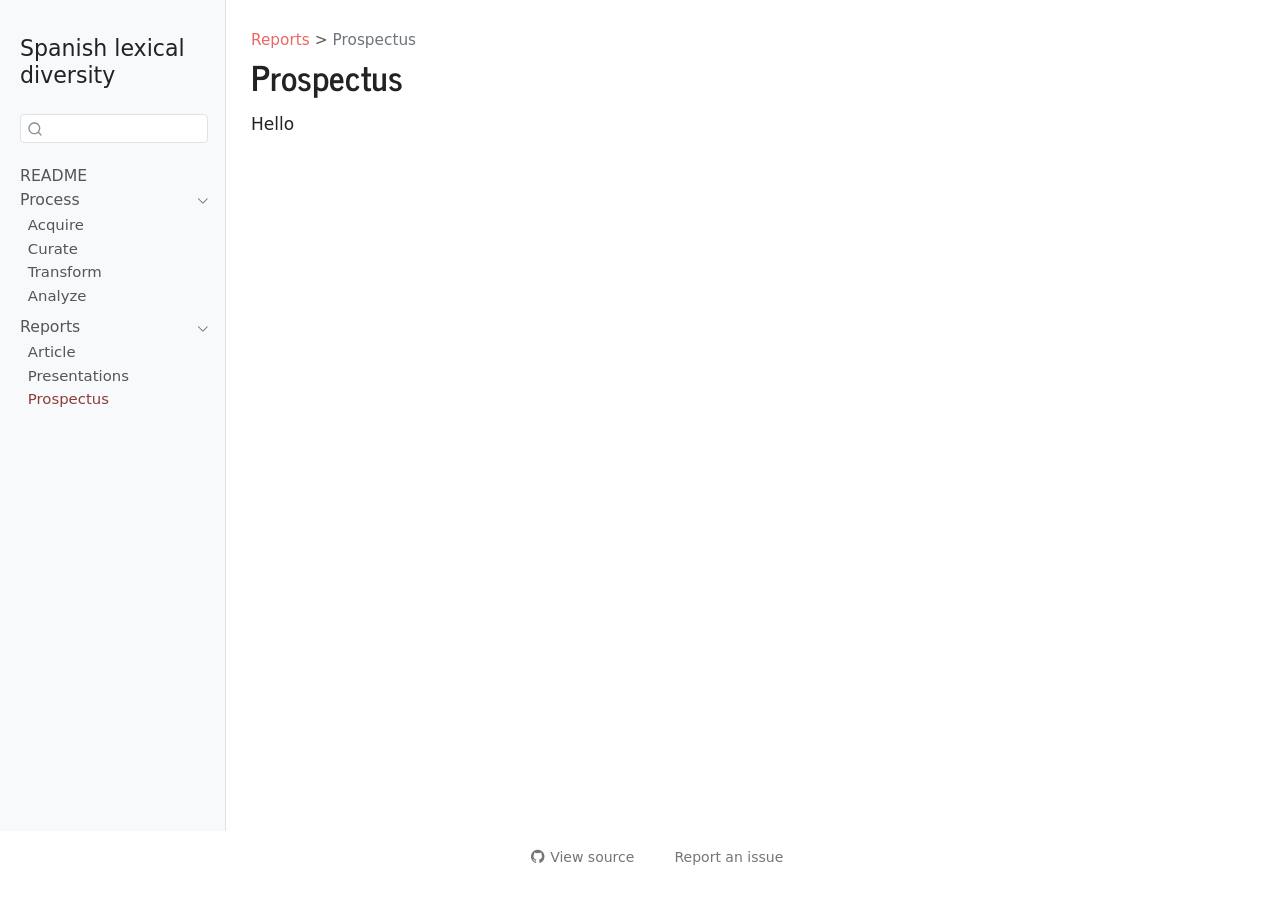
<file: reports/prospectus.html>
<!DOCTYPE html>
<html xmlns="http://www.w3.org/1999/xhtml" lang="en" xml:lang="en"><head>

<meta charset="utf-8">
<meta name="generator" content="quarto-1.4.551">

<meta name="viewport" content="width=device-width, initial-scale=1.0, user-scalable=yes">


<title>Spanish lexical diversity - Prospectus</title>
<style>
code{white-space: pre-wrap;}
span.smallcaps{font-variant: small-caps;}
div.columns{display: flex; gap: min(4vw, 1.5em);}
div.column{flex: auto; overflow-x: auto;}
div.hanging-indent{margin-left: 1.5em; text-indent: -1.5em;}
ul.task-list{list-style: none;}
ul.task-list li input[type="checkbox"] {
  width: 0.8em;
  margin: 0 0.8em 0.2em -1em; /* quarto-specific, see https://github.com/quarto-dev/quarto-cli/issues/4556 */ 
  vertical-align: middle;
}
</style>


<script src="../site_libs/quarto-nav/quarto-nav.js"></script>
<script src="../site_libs/quarto-nav/headroom.min.js"></script>
<script src="../site_libs/clipboard/clipboard.min.js"></script>
<script src="../site_libs/quarto-search/autocomplete.umd.js"></script>
<script src="../site_libs/quarto-search/fuse.min.js"></script>
<script src="../site_libs/quarto-search/quarto-search.js"></script>
<meta name="quarto:offset" content="../">
<script src="../site_libs/quarto-html/quarto.js"></script>
<script src="../site_libs/quarto-html/popper.min.js"></script>
<script src="../site_libs/quarto-html/tippy.umd.min.js"></script>
<script src="../site_libs/quarto-html/anchor.min.js"></script>
<link href="../site_libs/quarto-html/tippy.css" rel="stylesheet">
<link href="../site_libs/quarto-html/quarto-syntax-highlighting.css" rel="stylesheet" id="quarto-text-highlighting-styles">
<script src="../site_libs/bootstrap/bootstrap.min.js"></script>
<link href="../site_libs/bootstrap/bootstrap-icons.css" rel="stylesheet">
<link href="../site_libs/bootstrap/bootstrap.min.css" rel="stylesheet" id="quarto-bootstrap" data-mode="light">
<script id="quarto-search-options" type="application/json">{
  "location": "sidebar",
  "copy-button": false,
  "collapse-after": 3,
  "panel-placement": "start",
  "type": "textbox",
  "limit": 50,
  "keyboard-shortcut": [
    "f",
    "/",
    "s"
  ],
  "show-item-context": false,
  "language": {
    "search-no-results-text": "No results",
    "search-matching-documents-text": "matching documents",
    "search-copy-link-title": "Copy link to search",
    "search-hide-matches-text": "Hide additional matches",
    "search-more-match-text": "more match in this document",
    "search-more-matches-text": "more matches in this document",
    "search-clear-button-title": "Clear",
    "search-text-placeholder": "",
    "search-detached-cancel-button-title": "Cancel",
    "search-submit-button-title": "Submit",
    "search-label": "Search"
  }
}</script>


</head>

<body class="nav-sidebar docked">

<div id="quarto-search-results"></div>
  <header id="quarto-header" class="headroom fixed-top">
  <nav class="quarto-secondary-nav">
    <div class="container-fluid d-flex">
      <button type="button" class="quarto-btn-toggle btn" data-bs-toggle="collapse" data-bs-target=".quarto-sidebar-collapse-item" aria-controls="quarto-sidebar" aria-expanded="false" aria-label="Toggle sidebar navigation" onclick="if (window.quartoToggleHeadroom) { window.quartoToggleHeadroom(); }">
        <i class="bi bi-layout-text-sidebar-reverse"></i>
      </button>
        <nav class="quarto-page-breadcrumbs" aria-label="breadcrumb"><ol class="breadcrumb"><li class="breadcrumb-item"><a href="../reports/article.html">Reports</a></li><li class="breadcrumb-item"><a href="../reports/prospectus.html">Prospectus</a></li></ol></nav>
        <a class="flex-grow-1" role="button" data-bs-toggle="collapse" data-bs-target=".quarto-sidebar-collapse-item" aria-controls="quarto-sidebar" aria-expanded="false" aria-label="Toggle sidebar navigation" onclick="if (window.quartoToggleHeadroom) { window.quartoToggleHeadroom(); }">      
        </a>
      <button type="button" class="btn quarto-search-button" aria-label="" onclick="window.quartoOpenSearch();">
        <i class="bi bi-search"></i>
      </button>
    </div>
  </nav>
</header>
<!-- content -->
<div id="quarto-content" class="quarto-container page-columns page-rows-contents page-layout-article">
<!-- sidebar -->
  <nav id="quarto-sidebar" class="sidebar collapse collapse-horizontal quarto-sidebar-collapse-item sidebar-navigation docked overflow-auto">
    <div class="pt-lg-2 mt-2 text-left sidebar-header">
    <div class="sidebar-title mb-0 py-0">
      <a href="../">Spanish lexical diversity</a> 
    </div>
      </div>
        <div class="mt-2 flex-shrink-0 align-items-center">
        <div class="sidebar-search">
        <div id="quarto-search" class="" title="Search"></div>
        </div>
        </div>
    <div class="sidebar-menu-container"> 
    <ul class="list-unstyled mt-1">
        <li class="sidebar-item">
  <div class="sidebar-item-container"> 
  <a href="../index.html" class="sidebar-item-text sidebar-link">
 <span class="menu-text">README</span></a>
  </div>
</li>
        <li class="sidebar-item sidebar-item-section">
      <div class="sidebar-item-container"> 
            <a class="sidebar-item-text sidebar-link text-start" data-bs-toggle="collapse" data-bs-target="#quarto-sidebar-section-1" aria-expanded="true">
 <span class="menu-text">Process</span></a>
          <a class="sidebar-item-toggle text-start" data-bs-toggle="collapse" data-bs-target="#quarto-sidebar-section-1" aria-expanded="true" aria-label="Toggle section">
            <i class="bi bi-chevron-right ms-2"></i>
          </a> 
      </div>
      <ul id="quarto-sidebar-section-1" class="collapse list-unstyled sidebar-section depth1 show">  
          <li class="sidebar-item">
  <div class="sidebar-item-container"> 
  <a href="../process/1_acquire.html" class="sidebar-item-text sidebar-link">
 <span class="menu-text">Acquire</span></a>
  </div>
</li>
          <li class="sidebar-item">
  <div class="sidebar-item-container"> 
  <a href="../process/2_curate.html" class="sidebar-item-text sidebar-link">
 <span class="menu-text">Curate</span></a>
  </div>
</li>
          <li class="sidebar-item">
  <div class="sidebar-item-container"> 
  <a href="../process/3_transform.html" class="sidebar-item-text sidebar-link">
 <span class="menu-text">Transform</span></a>
  </div>
</li>
          <li class="sidebar-item">
  <div class="sidebar-item-container"> 
  <a href="../process/4_analyze.html" class="sidebar-item-text sidebar-link">
 <span class="menu-text">Analyze</span></a>
  </div>
</li>
      </ul>
  </li>
        <li class="sidebar-item sidebar-item-section">
      <div class="sidebar-item-container"> 
            <a class="sidebar-item-text sidebar-link text-start" data-bs-toggle="collapse" data-bs-target="#quarto-sidebar-section-2" aria-expanded="true">
 <span class="menu-text">Reports</span></a>
          <a class="sidebar-item-toggle text-start" data-bs-toggle="collapse" data-bs-target="#quarto-sidebar-section-2" aria-expanded="true" aria-label="Toggle section">
            <i class="bi bi-chevron-right ms-2"></i>
          </a> 
      </div>
      <ul id="quarto-sidebar-section-2" class="collapse list-unstyled sidebar-section depth1 show">  
          <li class="sidebar-item">
  <div class="sidebar-item-container"> 
  <a href="../reports/article.html" class="sidebar-item-text sidebar-link">
 <span class="menu-text">Article</span></a>
  </div>
</li>
          <li class="sidebar-item">
  <div class="sidebar-item-container"> 
  <a href="../reports/presentations.html" class="sidebar-item-text sidebar-link">
 <span class="menu-text">Presentations</span></a>
  </div>
</li>
          <li class="sidebar-item">
  <div class="sidebar-item-container"> 
  <a href="../reports/prospectus.html" class="sidebar-item-text sidebar-link active">
 <span class="menu-text">Prospectus</span></a>
  </div>
</li>
      </ul>
  </li>
    </ul>
    </div>
</nav>
<div id="quarto-sidebar-glass" class="quarto-sidebar-collapse-item" data-bs-toggle="collapse" data-bs-target=".quarto-sidebar-collapse-item"></div>
<!-- margin-sidebar -->
    <div id="quarto-margin-sidebar" class="sidebar margin-sidebar">
        
    </div>
<!-- main -->
<main class="content" id="quarto-document-content">

<header id="title-block-header" class="quarto-title-block default"><nav class="quarto-page-breadcrumbs quarto-title-breadcrumbs d-none d-lg-block" aria-label="breadcrumb"><ol class="breadcrumb"><li class="breadcrumb-item"><a href="../reports/article.html">Reports</a></li><li class="breadcrumb-item"><a href="../reports/prospectus.html">Prospectus</a></li></ol></nav>
<div class="quarto-title">
<h1 class="title">Prospectus</h1>
</div>



<div class="quarto-title-meta">

    
  
    
  </div>
  


</header>


<p>Hello</p>



</main> <!-- /main -->
<script id="quarto-html-after-body" type="application/javascript">
window.document.addEventListener("DOMContentLoaded", function (event) {
  const toggleBodyColorMode = (bsSheetEl) => {
    const mode = bsSheetEl.getAttribute("data-mode");
    const bodyEl = window.document.querySelector("body");
    if (mode === "dark") {
      bodyEl.classList.add("quarto-dark");
      bodyEl.classList.remove("quarto-light");
    } else {
      bodyEl.classList.add("quarto-light");
      bodyEl.classList.remove("quarto-dark");
    }
  }
  const toggleBodyColorPrimary = () => {
    const bsSheetEl = window.document.querySelector("link#quarto-bootstrap");
    if (bsSheetEl) {
      toggleBodyColorMode(bsSheetEl);
    }
  }
  toggleBodyColorPrimary();  
  const icon = "";
  const anchorJS = new window.AnchorJS();
  anchorJS.options = {
    placement: 'right',
    icon: icon
  };
  anchorJS.add('.anchored');
  const isCodeAnnotation = (el) => {
    for (const clz of el.classList) {
      if (clz.startsWith('code-annotation-')) {                     
        return true;
      }
    }
    return false;
  }
  const clipboard = new window.ClipboardJS('.code-copy-button', {
    text: function(trigger) {
      const codeEl = trigger.previousElementSibling.cloneNode(true);
      for (const childEl of codeEl.children) {
        if (isCodeAnnotation(childEl)) {
          childEl.remove();
        }
      }
      return codeEl.innerText;
    }
  });
  clipboard.on('success', function(e) {
    // button target
    const button = e.trigger;
    // don't keep focus
    button.blur();
    // flash "checked"
    button.classList.add('code-copy-button-checked');
    var currentTitle = button.getAttribute("title");
    button.setAttribute("title", "Copied!");
    let tooltip;
    if (window.bootstrap) {
      button.setAttribute("data-bs-toggle", "tooltip");
      button.setAttribute("data-bs-placement", "left");
      button.setAttribute("data-bs-title", "Copied!");
      tooltip = new bootstrap.Tooltip(button, 
        { trigger: "manual", 
          customClass: "code-copy-button-tooltip",
          offset: [0, -8]});
      tooltip.show();    
    }
    setTimeout(function() {
      if (tooltip) {
        tooltip.hide();
        button.removeAttribute("data-bs-title");
        button.removeAttribute("data-bs-toggle");
        button.removeAttribute("data-bs-placement");
      }
      button.setAttribute("title", currentTitle);
      button.classList.remove('code-copy-button-checked');
    }, 1000);
    // clear code selection
    e.clearSelection();
  });
    var localhostRegex = new RegExp(/^(?:http|https):\/\/localhost\:?[0-9]*\//);
    var mailtoRegex = new RegExp(/^mailto:/);
      var filterRegex = new RegExp("https:\/\/lin-380-s24\.github\.io\/project_renv");
    var isInternal = (href) => {
        return filterRegex.test(href) || localhostRegex.test(href) || mailtoRegex.test(href);
    }
    // Inspect non-navigation links and adorn them if external
 	var links = window.document.querySelectorAll('a[href]:not(.nav-link):not(.navbar-brand):not(.toc-action):not(.sidebar-link):not(.sidebar-item-toggle):not(.pagination-link):not(.no-external):not([aria-hidden]):not(.dropdown-item):not(.quarto-navigation-tool)');
    for (var i=0; i<links.length; i++) {
      const link = links[i];
      if (!isInternal(link.href)) {
        // undo the damage that might have been done by quarto-nav.js in the case of
        // links that we want to consider external
        if (link.dataset.originalHref !== undefined) {
          link.href = link.dataset.originalHref;
        }
      }
    }
  function tippyHover(el, contentFn, onTriggerFn, onUntriggerFn) {
    const config = {
      allowHTML: true,
      maxWidth: 500,
      delay: 100,
      arrow: false,
      appendTo: function(el) {
          return el.parentElement;
      },
      interactive: true,
      interactiveBorder: 10,
      theme: 'quarto',
      placement: 'bottom-start',
    };
    if (contentFn) {
      config.content = contentFn;
    }
    if (onTriggerFn) {
      config.onTrigger = onTriggerFn;
    }
    if (onUntriggerFn) {
      config.onUntrigger = onUntriggerFn;
    }
    window.tippy(el, config); 
  }
  const noterefs = window.document.querySelectorAll('a[role="doc-noteref"]');
  for (var i=0; i<noterefs.length; i++) {
    const ref = noterefs[i];
    tippyHover(ref, function() {
      // use id or data attribute instead here
      let href = ref.getAttribute('data-footnote-href') || ref.getAttribute('href');
      try { href = new URL(href).hash; } catch {}
      const id = href.replace(/^#\/?/, "");
      const note = window.document.getElementById(id);
      if (note) {
        return note.innerHTML;
      } else {
        return "";
      }
    });
  }
  const xrefs = window.document.querySelectorAll('a.quarto-xref');
  const processXRef = (id, note) => {
    // Strip column container classes
    const stripColumnClz = (el) => {
      el.classList.remove("page-full", "page-columns");
      if (el.children) {
        for (const child of el.children) {
          stripColumnClz(child);
        }
      }
    }
    stripColumnClz(note)
    if (id === null || id.startsWith('sec-')) {
      // Special case sections, only their first couple elements
      const container = document.createElement("div");
      if (note.children && note.children.length > 2) {
        container.appendChild(note.children[0].cloneNode(true));
        for (let i = 1; i < note.children.length; i++) {
          const child = note.children[i];
          if (child.tagName === "P" && child.innerText === "") {
            continue;
          } else {
            container.appendChild(child.cloneNode(true));
            break;
          }
        }
        if (window.Quarto?.typesetMath) {
          window.Quarto.typesetMath(container);
        }
        return container.innerHTML
      } else {
        if (window.Quarto?.typesetMath) {
          window.Quarto.typesetMath(note);
        }
        return note.innerHTML;
      }
    } else {
      // Remove any anchor links if they are present
      const anchorLink = note.querySelector('a.anchorjs-link');
      if (anchorLink) {
        anchorLink.remove();
      }
      if (window.Quarto?.typesetMath) {
        window.Quarto.typesetMath(note);
      }
      // TODO in 1.5, we should make sure this works without a callout special case
      if (note.classList.contains("callout")) {
        return note.outerHTML;
      } else {
        return note.innerHTML;
      }
    }
  }
  for (var i=0; i<xrefs.length; i++) {
    const xref = xrefs[i];
    tippyHover(xref, undefined, function(instance) {
      instance.disable();
      let url = xref.getAttribute('href');
      let hash = undefined; 
      if (url.startsWith('#')) {
        hash = url;
      } else {
        try { hash = new URL(url).hash; } catch {}
      }
      if (hash) {
        const id = hash.replace(/^#\/?/, "");
        const note = window.document.getElementById(id);
        if (note !== null) {
          try {
            const html = processXRef(id, note.cloneNode(true));
            instance.setContent(html);
          } finally {
            instance.enable();
            instance.show();
          }
        } else {
          // See if we can fetch this
          fetch(url.split('#')[0])
          .then(res => res.text())
          .then(html => {
            const parser = new DOMParser();
            const htmlDoc = parser.parseFromString(html, "text/html");
            const note = htmlDoc.getElementById(id);
            if (note !== null) {
              const html = processXRef(id, note);
              instance.setContent(html);
            } 
          }).finally(() => {
            instance.enable();
            instance.show();
          });
        }
      } else {
        // See if we can fetch a full url (with no hash to target)
        // This is a special case and we should probably do some content thinning / targeting
        fetch(url)
        .then(res => res.text())
        .then(html => {
          const parser = new DOMParser();
          const htmlDoc = parser.parseFromString(html, "text/html");
          const note = htmlDoc.querySelector('main.content');
          if (note !== null) {
            // This should only happen for chapter cross references
            // (since there is no id in the URL)
            // remove the first header
            if (note.children.length > 0 && note.children[0].tagName === "HEADER") {
              note.children[0].remove();
            }
            const html = processXRef(null, note);
            instance.setContent(html);
          } 
        }).finally(() => {
          instance.enable();
          instance.show();
        });
      }
    }, function(instance) {
    });
  }
      let selectedAnnoteEl;
      const selectorForAnnotation = ( cell, annotation) => {
        let cellAttr = 'data-code-cell="' + cell + '"';
        let lineAttr = 'data-code-annotation="' +  annotation + '"';
        const selector = 'span[' + cellAttr + '][' + lineAttr + ']';
        return selector;
      }
      const selectCodeLines = (annoteEl) => {
        const doc = window.document;
        const targetCell = annoteEl.getAttribute("data-target-cell");
        const targetAnnotation = annoteEl.getAttribute("data-target-annotation");
        const annoteSpan = window.document.querySelector(selectorForAnnotation(targetCell, targetAnnotation));
        const lines = annoteSpan.getAttribute("data-code-lines").split(",");
        const lineIds = lines.map((line) => {
          return targetCell + "-" + line;
        })
        let top = null;
        let height = null;
        let parent = null;
        if (lineIds.length > 0) {
            //compute the position of the single el (top and bottom and make a div)
            const el = window.document.getElementById(lineIds[0]);
            top = el.offsetTop;
            height = el.offsetHeight;
            parent = el.parentElement.parentElement;
          if (lineIds.length > 1) {
            const lastEl = window.document.getElementById(lineIds[lineIds.length - 1]);
            const bottom = lastEl.offsetTop + lastEl.offsetHeight;
            height = bottom - top;
          }
          if (top !== null && height !== null && parent !== null) {
            // cook up a div (if necessary) and position it 
            let div = window.document.getElementById("code-annotation-line-highlight");
            if (div === null) {
              div = window.document.createElement("div");
              div.setAttribute("id", "code-annotation-line-highlight");
              div.style.position = 'absolute';
              parent.appendChild(div);
            }
            div.style.top = top - 2 + "px";
            div.style.height = height + 4 + "px";
            div.style.left = 0;
            let gutterDiv = window.document.getElementById("code-annotation-line-highlight-gutter");
            if (gutterDiv === null) {
              gutterDiv = window.document.createElement("div");
              gutterDiv.setAttribute("id", "code-annotation-line-highlight-gutter");
              gutterDiv.style.position = 'absolute';
              const codeCell = window.document.getElementById(targetCell);
              const gutter = codeCell.querySelector('.code-annotation-gutter');
              gutter.appendChild(gutterDiv);
            }
            gutterDiv.style.top = top - 2 + "px";
            gutterDiv.style.height = height + 4 + "px";
          }
          selectedAnnoteEl = annoteEl;
        }
      };
      const unselectCodeLines = () => {
        const elementsIds = ["code-annotation-line-highlight", "code-annotation-line-highlight-gutter"];
        elementsIds.forEach((elId) => {
          const div = window.document.getElementById(elId);
          if (div) {
            div.remove();
          }
        });
        selectedAnnoteEl = undefined;
      };
        // Handle positioning of the toggle
    window.addEventListener(
      "resize",
      throttle(() => {
        elRect = undefined;
        if (selectedAnnoteEl) {
          selectCodeLines(selectedAnnoteEl);
        }
      }, 10)
    );
    function throttle(fn, ms) {
    let throttle = false;
    let timer;
      return (...args) => {
        if(!throttle) { // first call gets through
            fn.apply(this, args);
            throttle = true;
        } else { // all the others get throttled
            if(timer) clearTimeout(timer); // cancel #2
            timer = setTimeout(() => {
              fn.apply(this, args);
              timer = throttle = false;
            }, ms);
        }
      };
    }
      // Attach click handler to the DT
      const annoteDls = window.document.querySelectorAll('dt[data-target-cell]');
      for (const annoteDlNode of annoteDls) {
        annoteDlNode.addEventListener('click', (event) => {
          const clickedEl = event.target;
          if (clickedEl !== selectedAnnoteEl) {
            unselectCodeLines();
            const activeEl = window.document.querySelector('dt[data-target-cell].code-annotation-active');
            if (activeEl) {
              activeEl.classList.remove('code-annotation-active');
            }
            selectCodeLines(clickedEl);
            clickedEl.classList.add('code-annotation-active');
          } else {
            // Unselect the line
            unselectCodeLines();
            clickedEl.classList.remove('code-annotation-active');
          }
        });
      }
  const findCites = (el) => {
    const parentEl = el.parentElement;
    if (parentEl) {
      const cites = parentEl.dataset.cites;
      if (cites) {
        return {
          el,
          cites: cites.split(' ')
        };
      } else {
        return findCites(el.parentElement)
      }
    } else {
      return undefined;
    }
  };
  var bibliorefs = window.document.querySelectorAll('a[role="doc-biblioref"]');
  for (var i=0; i<bibliorefs.length; i++) {
    const ref = bibliorefs[i];
    const citeInfo = findCites(ref);
    if (citeInfo) {
      tippyHover(citeInfo.el, function() {
        var popup = window.document.createElement('div');
        citeInfo.cites.forEach(function(cite) {
          var citeDiv = window.document.createElement('div');
          citeDiv.classList.add('hanging-indent');
          citeDiv.classList.add('csl-entry');
          var biblioDiv = window.document.getElementById('ref-' + cite);
          if (biblioDiv) {
            citeDiv.innerHTML = biblioDiv.innerHTML;
          }
          popup.appendChild(citeDiv);
        });
        return popup.innerHTML;
      });
    }
  }
});
</script>
</div> <!-- /content -->




<footer class="footer"><div class="nav-footer"><div class="nav-footer-center"><div class="toc-actions"><ul><li><a href="https://github.com/lin-380-s24/project_renv/blob/main/reports/prospectus.qmd" class="toc-action"><i class="bi bi-github"></i>View source</a></li><li><a href="https://github.com/lin-380-s24/project_renv/issues/new" class="toc-action"><i class="bi empty"></i>Report an issue</a></li></ul></div></div></div></footer></body></html>
</file>
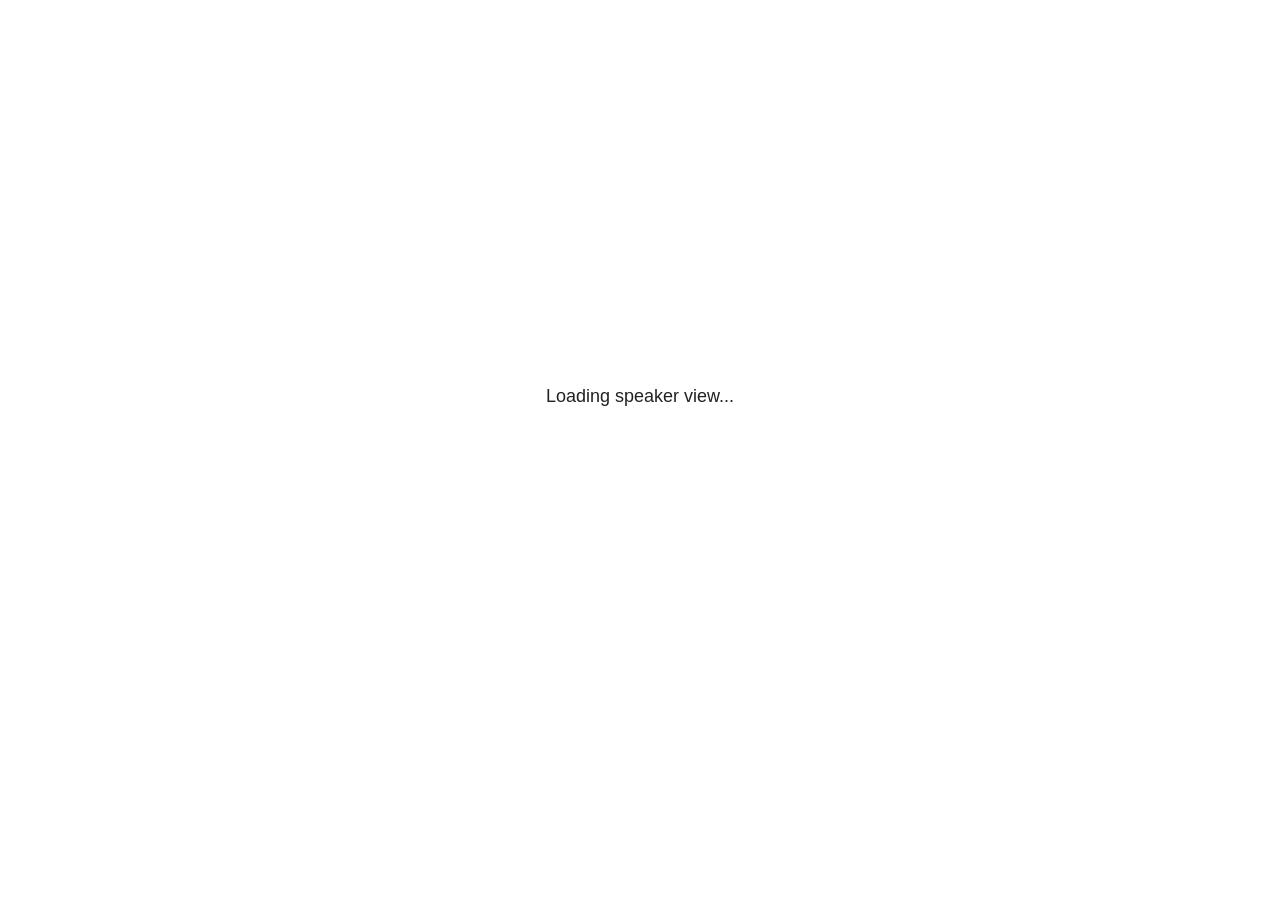
<file: site_libs/revealjs/plugin/notes/speaker-view.html>
<!--
	NOTE: You need to build the notes plugin after making changes to this file.
-->
<html lang="en">
	<head>
		<meta charset="utf-8">

		<title>reveal.js - Speaker View</title>

		<style>
			body {
				font-family: Helvetica;
				font-size: 18px;
			}

			#current-slide,
			#upcoming-slide,
			#speaker-controls {
				padding: 6px;
				box-sizing: border-box;
				-moz-box-sizing: border-box;
			}

			#current-slide iframe,
			#upcoming-slide iframe {
				width: 100%;
				height: 100%;
				border: 1px solid #ddd;
			}

			#current-slide .label,
			#upcoming-slide .label {
				position: absolute;
				top: 10px;
				left: 10px;
				z-index: 2;
			}

			#connection-status {
				position: absolute;
				top: 0;
				left: 0;
				width: 100%;
				height: 100%;
				z-index: 20;
				padding: 30% 20% 20% 20%;
				font-size: 18px;
				color: #222;
				background: #fff;
				text-align: center;
				box-sizing: border-box;
				line-height: 1.4;
			}

			.overlay-element {
				height: 34px;
				line-height: 34px;
				padding: 0 10px;
				text-shadow: none;
				background: rgba( 220, 220, 220, 0.8 );
				color: #222;
				font-size: 14px;
			}

			.overlay-element.interactive:hover {
				background: rgba( 220, 220, 220, 1 );
			}

			#current-slide {
				position: absolute;
				width: 60%;
				height: 100%;
				top: 0;
				left: 0;
				padding-right: 0;
			}

			#upcoming-slide {
				position: absolute;
				width: 40%;
				height: 40%;
				right: 0;
				top: 0;
			}

			/* Speaker controls */
			#speaker-controls {
				position: absolute;
				top: 40%;
				right: 0;
				width: 40%;
				height: 60%;
				overflow: auto;
				font-size: 18px;
			}

				.speaker-controls-time.hidden,
				.speaker-controls-notes.hidden {
					display: none;
				}

				.speaker-controls-time .label,
				.speaker-controls-pace .label,
				.speaker-controls-notes .label {
					text-transform: uppercase;
					font-weight: normal;
					font-size: 0.66em;
					color: #666;
					margin: 0;
				}

				.speaker-controls-time, .speaker-controls-pace {
					border-bottom: 1px solid rgba( 200, 200, 200, 0.5 );
					margin-bottom: 10px;
					padding: 10px 16px;
					padding-bottom: 20px;
					cursor: pointer;
				}

				.speaker-controls-time .reset-button {
					opacity: 0;
					float: right;
					color: #666;
					text-decoration: none;
				}
				.speaker-controls-time:hover .reset-button {
					opacity: 1;
				}

				.speaker-controls-time .timer,
				.speaker-controls-time .clock {
					width: 50%;
				}

				.speaker-controls-time .timer,
				.speaker-controls-time .clock,
				.speaker-controls-time .pacing .hours-value,
				.speaker-controls-time .pacing .minutes-value,
				.speaker-controls-time .pacing .seconds-value {
					font-size: 1.9em;
				}

				.speaker-controls-time .timer {
					float: left;
				}

				.speaker-controls-time .clock {
					float: right;
					text-align: right;
				}

				.speaker-controls-time span.mute {
					opacity: 0.3;
				}

				.speaker-controls-time .pacing-title {
					margin-top: 5px;
				}

				.speaker-controls-time .pacing.ahead {
					color: blue;
				}

				.speaker-controls-time .pacing.on-track {
					color: green;
				}

				.speaker-controls-time .pacing.behind {
					color: red;
				}

				.speaker-controls-notes {
					padding: 10px 16px;
				}

				.speaker-controls-notes .value {
					margin-top: 5px;
					line-height: 1.4;
					font-size: 1.2em;
				}

			/* Layout selector */
			#speaker-layout {
				position: absolute;
				top: 10px;
				right: 10px;
				color: #222;
				z-index: 10;
			}
				#speaker-layout select {
					position: absolute;
					width: 100%;
					height: 100%;
					top: 0;
					left: 0;
					border: 0;
					box-shadow: 0;
					cursor: pointer;
					opacity: 0;

					font-size: 1em;
					background-color: transparent;

					-moz-appearance: none;
					-webkit-appearance: none;
					-webkit-tap-highlight-color: rgba(0, 0, 0, 0);
				}

				#speaker-layout select:focus {
					outline: none;
					box-shadow: none;
				}

			.clear {
				clear: both;
			}

			/* Speaker layout: Wide */
			body[data-speaker-layout="wide"] #current-slide,
			body[data-speaker-layout="wide"] #upcoming-slide {
				width: 50%;
				height: 45%;
				padding: 6px;
			}

			body[data-speaker-layout="wide"] #current-slide {
				top: 0;
				left: 0;
			}

			body[data-speaker-layout="wide"] #upcoming-slide {
				top: 0;
				left: 50%;
			}

			body[data-speaker-layout="wide"] #speaker-controls {
				top: 45%;
				left: 0;
				width: 100%;
				height: 50%;
				font-size: 1.25em;
			}

			/* Speaker layout: Tall */
			body[data-speaker-layout="tall"] #current-slide,
			body[data-speaker-layout="tall"] #upcoming-slide {
				width: 45%;
				height: 50%;
				padding: 6px;
			}

			body[data-speaker-layout="tall"] #current-slide {
				top: 0;
				left: 0;
			}

			body[data-speaker-layout="tall"] #upcoming-slide {
				top: 50%;
				left: 0;
			}

			body[data-speaker-layout="tall"] #speaker-controls {
				padding-top: 40px;
				top: 0;
				left: 45%;
				width: 55%;
				height: 100%;
				font-size: 1.25em;
			}

			/* Speaker layout: Notes only */
			body[data-speaker-layout="notes-only"] #current-slide,
			body[data-speaker-layout="notes-only"] #upcoming-slide {
				display: none;
			}

			body[data-speaker-layout="notes-only"] #speaker-controls {
				padding-top: 40px;
				top: 0;
				left: 0;
				width: 100%;
				height: 100%;
				font-size: 1.25em;
			}

			@media screen and (max-width: 1080px) {
				body[data-speaker-layout="default"] #speaker-controls {
					font-size: 16px;
				}
			}

			@media screen and (max-width: 900px) {
				body[data-speaker-layout="default"] #speaker-controls {
					font-size: 14px;
				}
			}

			@media screen and (max-width: 800px) {
				body[data-speaker-layout="default"] #speaker-controls {
					font-size: 12px;
				}
			}

		</style>
	</head>

	<body>

		<div id="connection-status">Loading speaker view...</div>

		<div id="current-slide"></div>
		<div id="upcoming-slide"><span class="overlay-element label">Upcoming</span></div>
		<div id="speaker-controls">
			<div class="speaker-controls-time">
				<h4 class="label">Time <span class="reset-button">Click to Reset</span></h4>
				<div class="clock">
					<span class="clock-value">0:00 AM</span>
				</div>
				<div class="timer">
					<span class="hours-value">00</span><span class="minutes-value">:00</span><span class="seconds-value">:00</span>
				</div>
				<div class="clear"></div>

				<h4 class="label pacing-title" style="display: none">Pacing – Time to finish current slide</h4>
				<div class="pacing" style="display: none">
					<span class="hours-value">00</span><span class="minutes-value">:00</span><span class="seconds-value">:00</span>
				</div>
			</div>

			<div class="speaker-controls-notes hidden">
				<h4 class="label">Notes</h4>
				<div class="value"></div>
			</div>
		</div>
		<div id="speaker-layout" class="overlay-element interactive">
			<span class="speaker-layout-label"></span>
			<select class="speaker-layout-dropdown"></select>
		</div>

		<script>

			(function() {

				var notes,
					notesValue,
					currentState,
					currentSlide,
					upcomingSlide,
					layoutLabel,
					layoutDropdown,
					pendingCalls = {},
					lastRevealApiCallId = 0,
					connected = false,
					whitelistedWindows = [window.opener];

				var SPEAKER_LAYOUTS = {
					'default': 'Default',
					'wide': 'Wide',
					'tall': 'Tall',
					'notes-only': 'Notes only'
				};

				setupLayout();

				var connectionStatus = document.querySelector( '#connection-status' );
				var connectionTimeout = setTimeout( function() {
					connectionStatus.innerHTML = 'Error connecting to main window.<br>Please try closing and reopening the speaker view.';
				}, 5000 );
;
				window.addEventListener( 'message', function( event ) {

					// Validate the origin of this message to prevent XSS
					if( window.location.origin !== event.origin && whitelistedWindows.indexOf( event.source ) === -1 ) {
						return;
					}

					clearTimeout( connectionTimeout );
					connectionStatus.style.display = 'none';

					var data = JSON.parse( event.data );

					// The overview mode is only useful to the reveal.js instance
					// where navigation occurs so we don't sync it
					if( data.state ) delete data.state.overview;

					// Messages sent by the notes plugin inside of the main window
					if( data && data.namespace === 'reveal-notes' ) {
						if( data.type === 'connect' ) {
							handleConnectMessage( data );
						}
						else if( data.type === 'state' ) {
							handleStateMessage( data );
						}
						else if( data.type === 'return' ) {
							pendingCalls[data.callId](data.result);
							delete pendingCalls[data.callId];
						}
					}
					// Messages sent by the reveal.js inside of the current slide preview
					else if( data && data.namespace === 'reveal' ) {
						if( /ready/.test( data.eventName ) ) {
							// Send a message back to notify that the handshake is complete
							window.opener.postMessage( JSON.stringify({ namespace: 'reveal-notes', type: 'connected'} ), '*' );
						}
						else if( /slidechanged|fragmentshown|fragmenthidden|paused|resumed/.test( data.eventName ) && currentState !== JSON.stringify( data.state ) ) {

							dispatchStateToMainWindow( data.state );

						}
					}

				} );

				/**
				 * Updates the presentation in the main window to match the state
				 * of the presentation in the notes window.
				 */
				const dispatchStateToMainWindow = debounce(( state ) => {
					window.opener.postMessage( JSON.stringify({ method: 'setState', args: [ state ]} ), '*' );
				}, 500);

				/**
				 * Asynchronously calls the Reveal.js API of the main frame.
				 */
				function callRevealApi( methodName, methodArguments, callback ) {

					var callId = ++lastRevealApiCallId;
					pendingCalls[callId] = callback;
					window.opener.postMessage( JSON.stringify( {
						namespace: 'reveal-notes',
						type: 'call',
						callId: callId,
						methodName: methodName,
						arguments: methodArguments
					} ), '*' );

				}

				/**
				 * Called when the main window is trying to establish a
				 * connection.
				 */
				function handleConnectMessage( data ) {

					if( connected === false ) {
						connected = true;

						setupIframes( data );
						setupKeyboard();
						setupNotes();
						setupTimer();
						setupHeartbeat();
					}

				}

				/**
				 * Called when the main window sends an updated state.
				 */
				function handleStateMessage( data ) {

					// Store the most recently set state to avoid circular loops
					// applying the same state
					currentState = JSON.stringify( data.state );

					// No need for updating the notes in case of fragment changes
					if ( data.notes ) {
						notes.classList.remove( 'hidden' );
						notesValue.style.whiteSpace = data.whitespace;
						if( data.markdown ) {
							notesValue.innerHTML = marked( data.notes );
						}
						else {
							notesValue.innerHTML = data.notes;
						}
					}
					else {
						notes.classList.add( 'hidden' );
					}

					// Update the note slides
					currentSlide.contentWindow.postMessage( JSON.stringify({ method: 'setState', args: [ data.state ] }), '*' );
					upcomingSlide.contentWindow.postMessage( JSON.stringify({ method: 'setState', args: [ data.state ] }), '*' );
					upcomingSlide.contentWindow.postMessage( JSON.stringify({ method: 'next' }), '*' );

				}

				// Limit to max one state update per X ms
				handleStateMessage = debounce( handleStateMessage, 200 );

				/**
				 * Forward keyboard events to the current slide window.
				 * This enables keyboard events to work even if focus
				 * isn't set on the current slide iframe.
				 *
				 * Block F5 default handling, it reloads and disconnects
				 * the speaker notes window.
				 */
				function setupKeyboard() {

					document.addEventListener( 'keydown', function( event ) {
						if( event.keyCode === 116 || ( event.metaKey && event.keyCode === 82 ) ) {
							event.preventDefault();
							return false;
						}
						currentSlide.contentWindow.postMessage( JSON.stringify({ method: 'triggerKey', args: [ event.keyCode ] }), '*' );
					} );

				}

				/**
				 * Creates the preview iframes.
				 */
				function setupIframes( data ) {

					var params = [
						'receiver',
						'progress=false',
						'history=false',
						'transition=none',
						'autoSlide=0',
						'backgroundTransition=none'
					].join( '&' );

					var urlSeparator = /\?/.test(data.url) ? '&' : '?';
					var hash = '#/' + data.state.indexh + '/' + data.state.indexv;
					var currentURL = data.url + urlSeparator + params + '&postMessageEvents=true' + hash;
					var upcomingURL = data.url + urlSeparator + params + '&controls=false' + hash;

					currentSlide = document.createElement( 'iframe' );
					currentSlide.setAttribute( 'width', 1280 );
					currentSlide.setAttribute( 'height', 1024 );
					currentSlide.setAttribute( 'src', currentURL );
					document.querySelector( '#current-slide' ).appendChild( currentSlide );

					upcomingSlide = document.createElement( 'iframe' );
					upcomingSlide.setAttribute( 'width', 640 );
					upcomingSlide.setAttribute( 'height', 512 );
					upcomingSlide.setAttribute( 'src', upcomingURL );
					document.querySelector( '#upcoming-slide' ).appendChild( upcomingSlide );

					whitelistedWindows.push( currentSlide.contentWindow, upcomingSlide.contentWindow );

				}

				/**
				 * Setup the notes UI.
				 */
				function setupNotes() {

					notes = document.querySelector( '.speaker-controls-notes' );
					notesValue = document.querySelector( '.speaker-controls-notes .value' );

				}

				/**
				 * We send out a heartbeat at all times to ensure we can
				 * reconnect with the main presentation window after reloads.
				 */
				function setupHeartbeat() {

					setInterval( () => {
						window.opener.postMessage( JSON.stringify({ namespace: 'reveal-notes', type: 'heartbeat'} ), '*' );
					}, 1000 );

				}

				function getTimings( callback ) {

					callRevealApi( 'getSlidesAttributes', [], function ( slideAttributes ) {
						callRevealApi( 'getConfig', [], function ( config ) {
							var totalTime = config.totalTime;
							var minTimePerSlide = config.minimumTimePerSlide || 0;
							var defaultTiming = config.defaultTiming;
							if ((defaultTiming == null) && (totalTime == null)) {
								callback(null);
								return;
							}
							// Setting totalTime overrides defaultTiming
							if (totalTime) {
								defaultTiming = 0;
							}
							var timings = [];
							for ( var i in slideAttributes ) {
								var slide = slideAttributes[ i ];
								var timing = defaultTiming;
								if( slide.hasOwnProperty( 'data-timing' )) {
									var t = slide[ 'data-timing' ];
									timing = parseInt(t);
									if( isNaN(timing) ) {
										console.warn("Could not parse timing '" + t + "' of slide " + i + "; using default of " + defaultTiming);
										timing = defaultTiming;
									}
								}
								timings.push(timing);
							}
							if ( totalTime ) {
								// After we've allocated time to individual slides, we summarize it and
								// subtract it from the total time
								var remainingTime = totalTime - timings.reduce( function(a, b) { return a + b; }, 0 );
								// The remaining time is divided by the number of slides that have 0 seconds
								// allocated at the moment, giving the average time-per-slide on the remaining slides
								var remainingSlides = (timings.filter( function(x) { return x == 0 }) ).length
								var timePerSlide = Math.round( remainingTime / remainingSlides, 0 )
								// And now we replace every zero-value timing with that average
								timings = timings.map( function(x) { return (x==0 ? timePerSlide : x) } );
							}
							var slidesUnderMinimum = timings.filter( function(x) { return (x < minTimePerSlide) } ).length
							if ( slidesUnderMinimum ) {
								message = "The pacing time for " + slidesUnderMinimum + " slide(s) is under the configured minimum of " + minTimePerSlide + " seconds. Check the data-timing attribute on individual slides, or consider increasing the totalTime or minimumTimePerSlide configuration options (or removing some slides).";
								alert(message);
							}
							callback( timings );
						} );
					} );

				}

				/**
				 * Return the number of seconds allocated for presenting
				 * all slides up to and including this one.
				 */
				function getTimeAllocated( timings, callback ) {

					callRevealApi( 'getSlidePastCount', [], function ( currentSlide ) {
						var allocated = 0;
						for (var i in timings.slice(0, currentSlide + 1)) {
							allocated += timings[i];
						}
						callback( allocated );
					} );

				}

				/**
				 * Create the timer and clock and start updating them
				 * at an interval.
				 */
				function setupTimer() {

					var start = new Date(),
					timeEl = document.querySelector( '.speaker-controls-time' ),
					clockEl = timeEl.querySelector( '.clock-value' ),
					hoursEl = timeEl.querySelector( '.hours-value' ),
					minutesEl = timeEl.querySelector( '.minutes-value' ),
					secondsEl = timeEl.querySelector( '.seconds-value' ),
					pacingTitleEl = timeEl.querySelector( '.pacing-title' ),
					pacingEl = timeEl.querySelector( '.pacing' ),
					pacingHoursEl = pacingEl.querySelector( '.hours-value' ),
					pacingMinutesEl = pacingEl.querySelector( '.minutes-value' ),
					pacingSecondsEl = pacingEl.querySelector( '.seconds-value' );

					var timings = null;
					getTimings( function ( _timings ) {

						timings = _timings;
						if (_timings !== null) {
							pacingTitleEl.style.removeProperty('display');
							pacingEl.style.removeProperty('display');
						}

						// Update once directly
						_updateTimer();

						// Then update every second
						setInterval( _updateTimer, 1000 );

					} );


					function _resetTimer() {

						if (timings == null) {
							start = new Date();
							_updateTimer();
						}
						else {
							// Reset timer to beginning of current slide
							getTimeAllocated( timings, function ( slideEndTimingSeconds ) {
								var slideEndTiming = slideEndTimingSeconds * 1000;
								callRevealApi( 'getSlidePastCount', [], function ( currentSlide ) {
									var currentSlideTiming = timings[currentSlide] * 1000;
									var previousSlidesTiming = slideEndTiming - currentSlideTiming;
									var now = new Date();
									start = new Date(now.getTime() - previousSlidesTiming);
									_updateTimer();
								} );
							} );
						}

					}

					timeEl.addEventListener( 'click', function() {
						_resetTimer();
						return false;
					} );

					function _displayTime( hrEl, minEl, secEl, time) {

						var sign = Math.sign(time) == -1 ? "-" : "";
						time = Math.abs(Math.round(time / 1000));
						var seconds = time % 60;
						var minutes = Math.floor( time / 60 ) % 60 ;
						var hours = Math.floor( time / ( 60 * 60 )) ;
						hrEl.innerHTML = sign + zeroPadInteger( hours );
						if (hours == 0) {
							hrEl.classList.add( 'mute' );
						}
						else {
							hrEl.classList.remove( 'mute' );
						}
						minEl.innerHTML = ':' + zeroPadInteger( minutes );
						if (hours == 0 && minutes == 0) {
							minEl.classList.add( 'mute' );
						}
						else {
							minEl.classList.remove( 'mute' );
						}
						secEl.innerHTML = ':' + zeroPadInteger( seconds );
					}

					function _updateTimer() {

						var diff, hours, minutes, seconds,
						now = new Date();

						diff = now.getTime() - start.getTime();

						clockEl.innerHTML = now.toLocaleTimeString( 'en-US', { hour12: true, hour: '2-digit', minute:'2-digit' } );
						_displayTime( hoursEl, minutesEl, secondsEl, diff );
						if (timings !== null) {
							_updatePacing(diff);
						}

					}

					function _updatePacing(diff) {

						getTimeAllocated( timings, function ( slideEndTimingSeconds ) {
							var slideEndTiming = slideEndTimingSeconds * 1000;

							callRevealApi( 'getSlidePastCount', [], function ( currentSlide ) {
								var currentSlideTiming = timings[currentSlide] * 1000;
								var timeLeftCurrentSlide = slideEndTiming - diff;
								if (timeLeftCurrentSlide < 0) {
									pacingEl.className = 'pacing behind';
								}
								else if (timeLeftCurrentSlide < currentSlideTiming) {
									pacingEl.className = 'pacing on-track';
								}
								else {
									pacingEl.className = 'pacing ahead';
								}
								_displayTime( pacingHoursEl, pacingMinutesEl, pacingSecondsEl, timeLeftCurrentSlide );
							} );
						} );
					}

				}

				/**
				 * Sets up the speaker view layout and layout selector.
				 */
				function setupLayout() {

					layoutDropdown = document.querySelector( '.speaker-layout-dropdown' );
					layoutLabel = document.querySelector( '.speaker-layout-label' );

					// Render the list of available layouts
					for( var id in SPEAKER_LAYOUTS ) {
						var option = document.createElement( 'option' );
						option.setAttribute( 'value', id );
						option.textContent = SPEAKER_LAYOUTS[ id ];
						layoutDropdown.appendChild( option );
					}

					// Monitor the dropdown for changes
					layoutDropdown.addEventListener( 'change', function( event ) {

						setLayout( layoutDropdown.value );

					}, false );

					// Restore any currently persisted layout
					setLayout( getLayout() );

				}

				/**
				 * Sets a new speaker view layout. The layout is persisted
				 * in local storage.
				 */
				function setLayout( value ) {

					var title = SPEAKER_LAYOUTS[ value ];

					layoutLabel.innerHTML = 'Layout' + ( title ? ( ': ' + title ) : '' );
					layoutDropdown.value = value;

					document.body.setAttribute( 'data-speaker-layout', value );

					// Persist locally
					if( supportsLocalStorage() ) {
						window.localStorage.setItem( 'reveal-speaker-layout', value );
					}

				}

				/**
				 * Returns the ID of the most recently set speaker layout
				 * or our default layout if none has been set.
				 */
				function getLayout() {

					if( supportsLocalStorage() ) {
						var layout = window.localStorage.getItem( 'reveal-speaker-layout' );
						if( layout ) {
							return layout;
						}
					}

					// Default to the first record in the layouts hash
					for( var id in SPEAKER_LAYOUTS ) {
						return id;
					}

				}

				function supportsLocalStorage() {

					try {
						localStorage.setItem('test', 'test');
						localStorage.removeItem('test');
						return true;
					}
					catch( e ) {
						return false;
					}

				}

				function zeroPadInteger( num ) {

					var str = '00' + parseInt( num );
					return str.substring( str.length - 2 );

				}

				/**
				 * Limits the frequency at which a function can be called.
				 */
				function debounce( fn, ms ) {

					var lastTime = 0,
						timeout;

					return function() {

						var args = arguments;
						var context = this;

						clearTimeout( timeout );

						var timeSinceLastCall = Date.now() - lastTime;
						if( timeSinceLastCall > ms ) {
							fn.apply( context, args );
							lastTime = Date.now();
						}
						else {
							timeout = setTimeout( function() {
								fn.apply( context, args );
								lastTime = Date.now();
							}, ms - timeSinceLastCall );
						}

					}

				}

			})();

		</script>
	</body>
</html>
</file>
<file: site_libs/quarto-html/tippy.css>
.tippy-box[data-animation=fade][data-state=hidden]{opacity:0}[data-tippy-root]{max-width:calc(100vw - 10px)}.tippy-box{position:relative;background-color:#333;color:#fff;border-radius:4px;font-size:14px;line-height:1.4;white-space:normal;outline:0;transition-property:transform,visibility,opacity}.tippy-box[data-placement^=top]>.tippy-arrow{bottom:0}.tippy-box[data-placement^=top]>.tippy-arrow:before{bottom:-7px;left:0;border-width:8px 8px 0;border-top-color:initial;transform-origin:center top}.tippy-box[data-placement^=bottom]>.tippy-arrow{top:0}.tippy-box[data-placement^=bottom]>.tippy-arrow:before{top:-7px;left:0;border-width:0 8px 8px;border-bottom-color:initial;transform-origin:center bottom}.tippy-box[data-placement^=left]>.tippy-arrow{right:0}.tippy-box[data-placement^=left]>.tippy-arrow:before{border-width:8px 0 8px 8px;border-left-color:initial;right:-7px;transform-origin:center left}.tippy-box[data-placement^=right]>.tippy-arrow{left:0}.tippy-box[data-placement^=right]>.tippy-arrow:before{left:-7px;border-width:8px 8px 8px 0;border-right-color:initial;transform-origin:center right}.tippy-box[data-inertia][data-state=visible]{transition-timing-function:cubic-bezier(.54,1.5,.38,1.11)}.tippy-arrow{width:16px;height:16px;color:#333}.tippy-arrow:before{content:"";position:absolute;border-color:transparent;border-style:solid}.tippy-content{position:relative;padding:5px 9px;z-index:1}
</file>
<file: site_libs/quarto-html/quarto-syntax-highlighting.css>
/* quarto syntax highlight colors */
:root {
  --quarto-hl-ot-color: #003B4F;
  --quarto-hl-at-color: #657422;
  --quarto-hl-ss-color: #20794D;
  --quarto-hl-an-color: #5E5E5E;
  --quarto-hl-fu-color: #4758AB;
  --quarto-hl-st-color: #20794D;
  --quarto-hl-cf-color: #003B4F;
  --quarto-hl-op-color: #5E5E5E;
  --quarto-hl-er-color: #AD0000;
  --quarto-hl-bn-color: #AD0000;
  --quarto-hl-al-color: #AD0000;
  --quarto-hl-va-color: #111111;
  --quarto-hl-bu-color: inherit;
  --quarto-hl-ex-color: inherit;
  --quarto-hl-pp-color: #AD0000;
  --quarto-hl-in-color: #5E5E5E;
  --quarto-hl-vs-color: #20794D;
  --quarto-hl-wa-color: #5E5E5E;
  --quarto-hl-do-color: #5E5E5E;
  --quarto-hl-im-color: #00769E;
  --quarto-hl-ch-color: #20794D;
  --quarto-hl-dt-color: #AD0000;
  --quarto-hl-fl-color: #AD0000;
  --quarto-hl-co-color: #5E5E5E;
  --quarto-hl-cv-color: #5E5E5E;
  --quarto-hl-cn-color: #8f5902;
  --quarto-hl-sc-color: #5E5E5E;
  --quarto-hl-dv-color: #AD0000;
  --quarto-hl-kw-color: #003B4F;
}

/* other quarto variables */
:root {
  --quarto-font-monospace: SFMono-Regular, Menlo, Monaco, Consolas, "Liberation Mono", "Courier New", monospace;
}

pre > code.sourceCode > span {
  color: #003B4F;
}

code span {
  color: #003B4F;
}

code.sourceCode > span {
  color: #003B4F;
}

div.sourceCode,
div.sourceCode pre.sourceCode {
  color: #003B4F;
}

code span.ot {
  color: #003B4F;
  font-style: inherit;
}

code span.at {
  color: #657422;
  font-style: inherit;
}

code span.ss {
  color: #20794D;
  font-style: inherit;
}

code span.an {
  color: #5E5E5E;
  font-style: inherit;
}

code span.fu {
  color: #4758AB;
  font-style: inherit;
}

code span.st {
  color: #20794D;
  font-style: inherit;
}

code span.cf {
  color: #003B4F;
  font-style: inherit;
}

code span.op {
  color: #5E5E5E;
  font-style: inherit;
}

code span.er {
  color: #AD0000;
  font-style: inherit;
}

code span.bn {
  color: #AD0000;
  font-style: inherit;
}

code span.al {
  color: #AD0000;
  font-style: inherit;
}

code span.va {
  color: #111111;
  font-style: inherit;
}

code span.bu {
  font-style: inherit;
}

code span.ex {
  font-style: inherit;
}

code span.pp {
  color: #AD0000;
  font-style: inherit;
}

code span.in {
  color: #5E5E5E;
  font-style: inherit;
}

code span.vs {
  color: #20794D;
  font-style: inherit;
}

code span.wa {
  color: #5E5E5E;
  font-style: italic;
}

code span.do {
  color: #5E5E5E;
  font-style: italic;
}

code span.im {
  color: #00769E;
  font-style: inherit;
}

code span.ch {
  color: #20794D;
  font-style: inherit;
}

code span.dt {
  color: #AD0000;
  font-style: inherit;
}

code span.fl {
  color: #AD0000;
  font-style: inherit;
}

code span.co {
  color: #5E5E5E;
  font-style: inherit;
}

code span.cv {
  color: #5E5E5E;
  font-style: italic;
}

code span.cn {
  color: #8f5902;
  font-style: inherit;
}

code span.sc {
  color: #5E5E5E;
  font-style: inherit;
}

code span.dv {
  color: #AD0000;
  font-style: inherit;
}

code span.kw {
  color: #003B4F;
  font-style: inherit;
}

.prevent-inlining {
  content: "</";
}

/*# sourceMappingURL=debc5d5d77c3f9108843748ff7464032.css.map */
</file>
